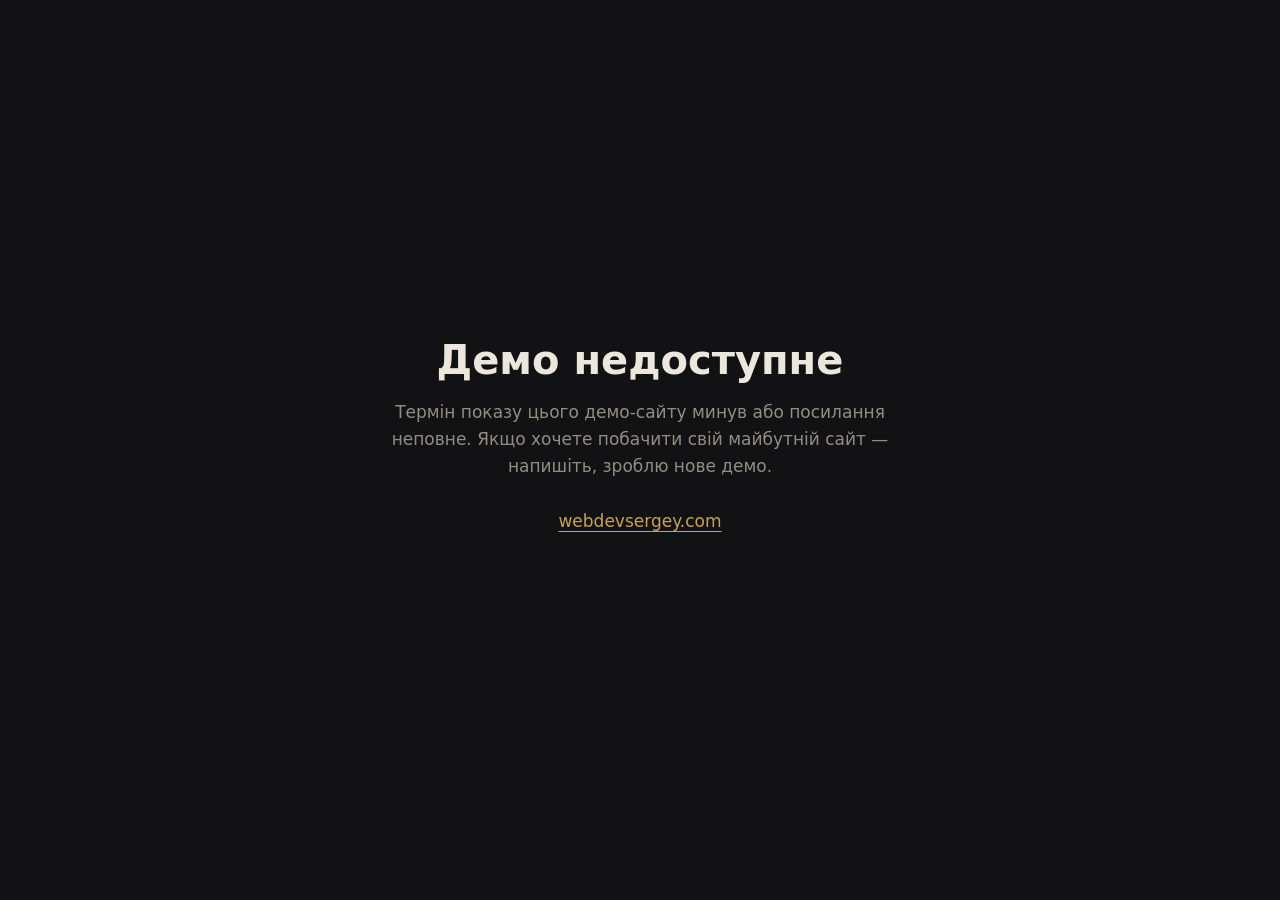
<file: index.html>
<!DOCTYPE html>
<html lang="uk">
<head>
	<meta charset="UTF-8">
	<meta name="viewport" content="width=device-width, initial-scale=1.0">
	<meta name="robots" content="noindex, nofollow">
	<title>Демо недоступне</title>
	<style>
		:root {
			--stub-bg: #121214;
			--stub-fg: #ece7dd;
			--stub-muted: #928d84;
			--stub-accent: #c6a15b;
		}

		*,
		*::before,
		*::after {
			box-sizing: border-box;
		}

		body {
			min-width: 320px;
			min-height: 100svh;
			margin: 0;
			display: grid;
			place-items: center;
			padding: 24px 16px;
			font-family: system-ui, 'Segoe UI', Arial, sans-serif;
			color: var(--stub-fg);
			background-color: var(--stub-bg);
		}

		.stub {
			max-width: 520px;
			text-align: center;
		}

		.stub__title {
			margin: 0 0 16px;
			font-size: clamp(28px, 22px + 2vw, 40px);
			line-height: 1.15;
		}

		.stub__text {
			margin: 0 0 28px;
			font-size: 17px;
			line-height: 1.6;
			color: var(--stub-muted);
		}

		.stub__link {
			color: var(--stub-accent);
			text-underline-offset: 4px;
		}
	</style>
</head>
<body>
	<main class="stub">
		<h1 class="stub__title">Демо недоступне</h1>
		<p class="stub__text">Термін показу цього демо-сайту минув або посилання неповне. Якщо хочете побачити свій майбутній сайт — напишіть, зроблю нове демо.</p>
		<p class="stub__text"><a class="stub__link" href="https://webdevsergey.com/">webdevsergey.com</a></p>
	</main>
</body>
</html>
</file>
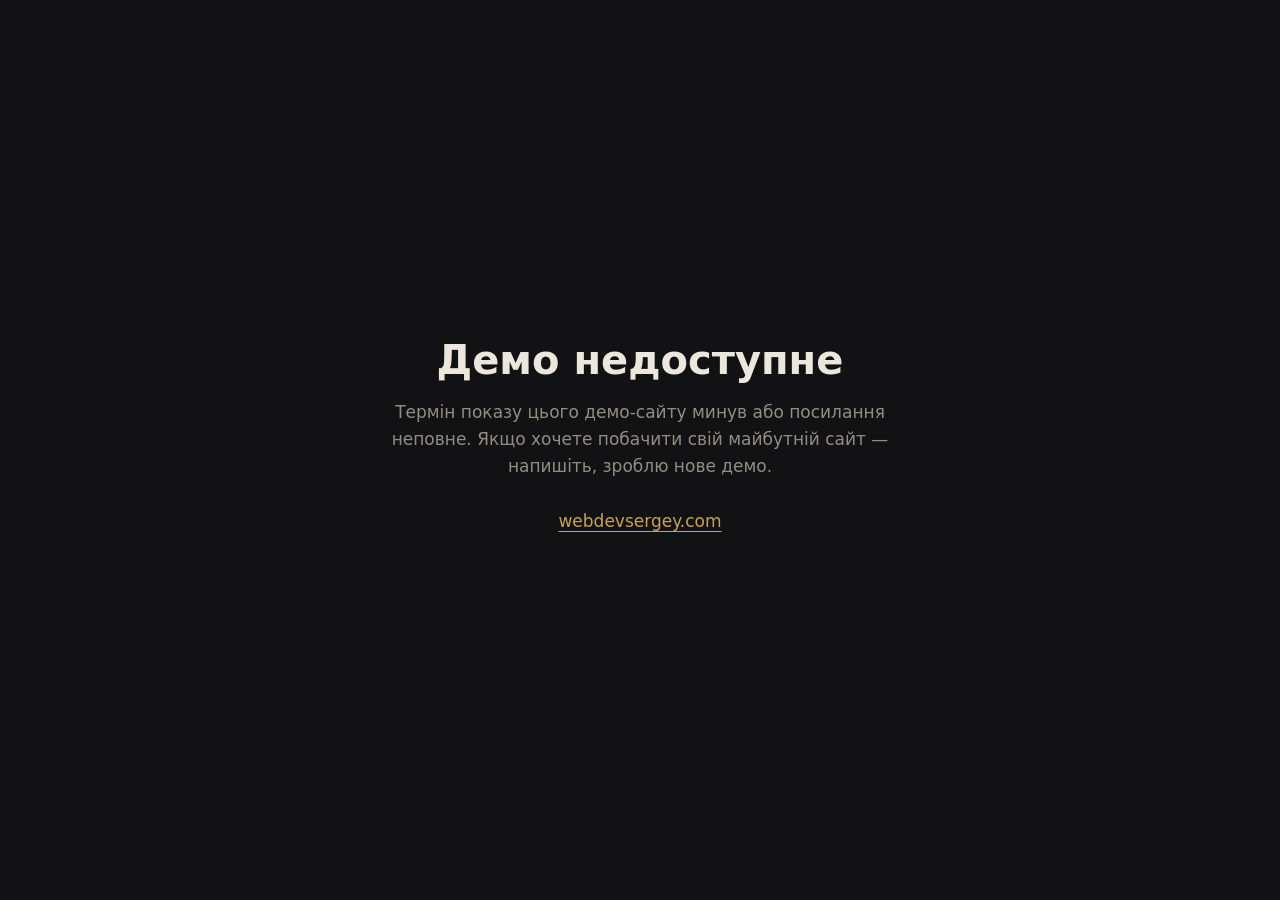
<file: advokaty-gribovod/index.html>
<!DOCTYPE html>
<html lang="uk">
<head>
	<meta charset="UTF-8">
	<meta name="viewport" content="width=device-width, initial-scale=1.0">
	<meta name="robots" content="noindex, nofollow">
	<title>Демо сайту адвоката</title>
	<meta name="description" content="Демонстрація майбутнього сайту адвоката.">
	<meta name="theme-color" content="#0e0f12">
	<link rel="icon" href="img/favicon.svg" type="image/svg+xml">
	<link rel="preconnect" href="https://fonts.googleapis.com">
	<link rel="preconnect" href="https://fonts.gstatic.com" crossorigin>
	<link href="https://fonts.googleapis.com/css2?family=Bricolage+Grotesque:opsz,wght@12..96,500;12..96,700;12..96,800&family=Manrope:wght@400;500&family=IBM+Plex+Mono:wght@400;500;600&display=swap" rel="stylesheet">
	<link rel="stylesheet" href="../shared/demo.css">
	<link rel="stylesheet" href="css/style.css">
	<script src="../shared/demo.js"></script>
</head>
<body>

	<div class="demo-ribbon" role="note">
		<span class="demo-ribbon__text">Демо для <span data-demo="name"></span></span>
		<span aria-hidden="true">·</span>
		<a class="demo-ribbon__link" href="https://webdevsergey.com/" target="_blank" rel="noopener">webdevsergey.com</a>
	</div>

	<!-- ШАПКА -->
	<header class="header" id="header">
		<div class="header__container">
			<a class="header__brand" href="#top">
				<svg class="header__seal" viewBox="0 0 100 100" fill="none" aria-hidden="true">
					<rect x="6" y="6" width="88" height="88" stroke="#C6A15B" stroke-width="1.4"/>
					<path d="M50 24v46M37 70h26" stroke="#C6A15B" stroke-width="1.6" stroke-linecap="round"/>
					<path d="M33 38h34" stroke="#C6A15B" stroke-width="1.6" stroke-linecap="round"/>
					<path d="M33 38l-4.6 9.2a4.6 4.6 0 0 0 9.2 0z" stroke="#E3CFA0" stroke-width="1.3"/>
					<path d="M67 38l-4.6 9.2a4.6 4.6 0 0 0 9.2 0z" stroke="#E3CFA0" stroke-width="1.3"/>
					<circle cx="50" cy="32" r="2.6" fill="#6E1423" stroke="#C6A15B" stroke-width="1"/>
				</svg>
				<span class="header__brand-text">
					<b class="header__brand-name" data-demo="name_line2"></b>
					<span class="header__brand-sub">Адвокат — <span data-demo="city"></span></span>
				</span>
			</a>
			<nav class="menu" id="menu" aria-label="Меню">
				<a class="menu__link" href="#services">Послуги</a>
				<a class="menu__link" href="#contact">Контакти</a>
				<a class="menu__button button button--solid" href="#contact">Консультація</a>
			</nav>
			<div class="header__actions">
				<a class="header__phone" data-demo="phone_href"><span data-demo="phone"></span></a>
				<a class="button" href="#contact">Консультація</a>
				<button class="burger" id="burger" type="button" aria-label="Меню" aria-controls="menu" aria-expanded="false">
					<span class="burger__line"></span><span class="burger__line"></span><span class="burger__line"></span>
				</button>
			</div>
		</div>
	</header>
	<div class="backdrop" id="backdrop"></div>

	<main>

		<!-- ПЕРШИЙ ЕКРАН -->
		<section class="hero" id="top">
			<div class="hero__rail" data-demo-if="address"><span data-demo="address"></span></div>
			<div class="hero__container hero__grid">
				<div class="hero__main">
					<span class="eyebrow">Адвокат · <span data-demo="city"></span></span>
					<h1 class="hero__title" data-demo-long="hero__title">
						<span class="hero__title-line" data-demo="name_line1"></span>
						<span class="hero__title-line hero__title-line--accent" data-demo="name_line2"></span>
						<span class="hero__title-tag" data-demo="city"></span>
					</h1>
					<p class="hero__question" data-demo="slogan"></p>
					<p class="hero__sub" data-demo="lead"></p>
					<div class="hero__actions">
						<a href="#contact" class="button button--solid">Залишити заявку</a>
						<a data-demo="phone_href" class="button">Зателефонувати</a>
					</div>
				</div>
				<div class="hero__media">
					<div class="hero__frame">
						<div class="hero__photo demo-photo">
							<svg class="demo-photo__icon" viewBox="0 0 48 48" aria-hidden="true"><path d="M6 15h9l3-5h12l3 5h9v23H6z"/><circle cx="24" cy="26" r="8"/></svg>
							<span class="demo-photo__text">Тут буде ваше фото</span>
						</div>
						<div class="hero__badge" data-demo-if="rating">
							<b class="hero__badge-value" data-demo="rating"></b>
							<span class="hero__badge-text">з 5 · <span class="demo-source" translate="no">Google Maps</span></span>
						</div>
					</div>
				</div>
			</div>
			<div class="hero__container">
				<div class="hero__stats">
					<div class="hero__stat" data-demo-if="rating">
						<div class="hero__stat-value" data-demo="rating"></div>
						<div class="hero__stat-label">рейтинг у <span class="demo-source" translate="no">Google Maps</span></div>
					</div>
					<div class="hero__stat" data-demo-if="reviews">
						<div class="hero__stat-value" data-demo="reviews"></div>
						<div class="hero__stat-label">відгуків клієнтів</div>
					</div>
					<div class="hero__stat">
						<div class="hero__stat-value" data-demo="city"></div>
						<div class="hero__stat-label">місто роботи</div>
					</div>
					<div class="hero__stat" data-demo-if="hours">
						<div class="hero__stat-value hero__stat-value--small" data-demo="hours"></div>
						<div class="hero__stat-label">графік</div>
					</div>
				</div>
			</div>
		</section>

		<!-- ПОСЛУГИ -->
		<section class="section services" id="services">
			<div class="services__container">
				<div class="section-head reveal">
					<div class="section-head__ghost" aria-hidden="true">01</div>
					<span class="section-head__tab"><b class="section-head__tab-num">01</b> Напрями роботи</span>
					<h2 class="section-head__title">Юридичні <em class="section-head__accent">послуги</em></h2>
					<p class="section-head__lead">Напрями правової допомоги. Натисніть на рядок — і залиште заявку саме з цього питання.</p>
				</div>
				<ul class="services__list reveal" data-demo-list="services">
					<li class="services__item">
						<a class="services__link" href="#contact" data-service>
							<span class="services__index" data-demo-index></span>
							<h3 class="services__title" data-demo-item></h3>
							<span class="services__arrow" aria-hidden="true"><svg viewBox="0 0 24 24" fill="none" stroke="currentColor" stroke-width="1.6"><path d="M5 12h14M13 6l6 6-6 6"/></svg></span>
						</a>
					</li>
				</ul>
			</div>
		</section>

		<!-- КОНТАКТИ -->
		<section class="section contact" id="contact">
			<div class="contact__container">
				<div class="section-head reveal">
					<div class="section-head__ghost" aria-hidden="true">02</div>
					<span class="section-head__tab"><b class="section-head__tab-num">02</b> Залиште заявку</span>
					<h2 class="section-head__title">Зв'язатися <em class="section-head__accent">з адвокатом</em></h2>
				</div>
				<div class="contact__grid">
					<div class="reveal">
						<div class="contact__block">
							<h3 class="contact__label">Телефон</h3>
							<a class="contact__phone" data-demo="phone_href"><span data-demo="phone"></span></a>
						</div>
						<div class="contact__block" data-demo-if="address">
							<h3 class="contact__label">Адреса</h3>
							<p class="contact__text" data-demo="address"></p>
						</div>
						<div class="contact__block" data-demo-if="hours">
							<h3 class="contact__label">Графік</h3>
							<p class="contact__text" data-demo="hours"></p>
						</div>
						<div class="contact__block" data-demo-if="rating">
							<h3 class="contact__label">Оцінка клієнтів</h3>
							<p class="contact__text"><span data-demo="rating"></span> з 5<span data-demo-if="reviews"> · <span data-demo="reviews"></span> відгуків</span> · <span class="demo-source" translate="no">Google Maps</span></p>
						</div>
					</div>

					<div class="form-card reveal reveal--d1" id="leadCard">
						<form class="form-card__fields" id="leadForm" novalidate>
							<h3 class="form-card__title">Заявка на консультацію</h3>
							<p class="form-card__sub">Залиште ім'я та номер — передзвоню в робочий час, коротко з'ясую суть питання і скажу, чи потрібна зустріч.</p>
							<div class="field">
								<label class="field__label" for="f-name">Ваше ім'я</label>
								<input class="field__input" id="f-name" name="name" type="text" placeholder="Ім'я" autocomplete="name" required>
							</div>
							<div class="field">
								<label class="field__label" for="f-phone">Телефон</label>
								<input class="field__input" id="f-phone" name="phone" type="tel" placeholder="+38 0__ ___ __ __" autocomplete="tel" required>
							</div>
							<div class="field">
								<label class="field__label" for="f-service">Питання</label>
								<select class="field__input field__input--select" id="f-service" name="service" data-demo-list="services">
									<option data-demo-item></option>
									<option value="">Оберіть напрям</option>
								</select>
							</div>
							<div class="field">
								<label class="field__label" for="f-msg">Коротко про ситуацію</label>
								<textarea class="field__input field__input--area" id="f-msg" name="message" placeholder="Кілька слів"></textarea>
							</div>
							<button class="button button--solid form-card__submit" type="submit">Надіслати заявку</button>
							<p class="form-card__hint">Демонстрація: дані з форми нікуди не надсилаються</p>
						</form>
						<div class="form-card__state" role="status">
							<div class="form-card__ok"><svg viewBox="0 0 24 24" fill="none" stroke="currentColor" stroke-width="1.6" aria-hidden="true"><path d="M5 13l4 4L19 7"/></svg></div>
							<h4 class="form-card__state-title">Так заявка прийде вам у Telegram</h4>
							<p class="form-card__state-text">Ім'я, телефон і питання клієнта — одним повідомленням за кілька секунд. Це демо, тому зараз нічого не надіслано.</p>
						</div>
					</div>
				</div>
			</div>
		</section>

		<!-- ТИЗЕР ПОВНОЇ ВЕРСІЇ -->
		<section class="demo-teaser" aria-labelledby="demo-teaser-title">
			<div class="demo-teaser__container">
				<p class="demo-teaser__label">Демо-версія</p>
				<h2 class="demo-teaser__title" id="demo-teaser-title">Це демо</h2>
				<p class="demo-teaser__lead">У повній версії сайту:</p>
				<ul class="demo-teaser__list">
					<li class="demo-teaser__item">Про адвоката</li>
					<li class="demo-teaser__item">Як я працюю</li>
					<li class="demo-teaser__item">Документи адвоката</li>
					<li class="demo-teaser__item">Ціни та умови</li>
					<li class="demo-teaser__item">Відгуки</li>
					<li class="demo-teaser__item">Питання та відповіді</li>
					<li class="demo-teaser__item">Карта проїзду</li>
				</ul>
				<div class="demo-teaser__previews" aria-hidden="true">
					<figure class="demo-teaser__preview"><img class="demo-teaser__img" src="img/teaser-1.webp" alt="" width="480" height="360" loading="lazy"></figure>
					<figure class="demo-teaser__preview"><img class="demo-teaser__img" src="img/teaser-2.webp" alt="" width="480" height="360" loading="lazy"></figure>
					<figure class="demo-teaser__preview"><img class="demo-teaser__img" src="img/teaser-3.webp" alt="" width="480" height="360" loading="lazy"></figure>
				</div>
				<a class="demo-teaser__button" href="https://t.me/web_dev_shock" target="_blank" rel="noopener">Обговорити повну версію</a>
			</div>
		</section>

	</main>

	<!-- ПІДВАЛ -->
	<footer class="footer">
		<div class="footer__container">
			<div class="footer__brand"><span data-demo="name"></span><span class="footer__brand-sub" data-demo="city"></span></div>
			<div class="footer__meta">
				<span>Матеріали сайту мають інформаційний характер і не є правовою консультацією та публічною офертою</span>
				<span>© <span data-year></span> · <span data-demo="name"></span></span>
				<p class="footer__dev">Розробка сайту — <a class="footer__dev-link" href="https://webdevsergey.com/" target="_blank" rel="noopener">webdevsergey.com</a></p>
			</div>
		</div>
	</footer>

	<a class="float-cta" href="#contact" aria-label="Залишити заявку">
		<svg viewBox="0 0 24 24" fill="none" stroke="currentColor" stroke-width="1.6" aria-hidden="true"><path d="M21 15a2 2 0 01-2 2H7l-4 4V5a2 2 0 012-2h14a2 2 0 012 2z"/></svg>
	</a>

	<script src="js/main.js"></script>
</body>
</html>
</file>
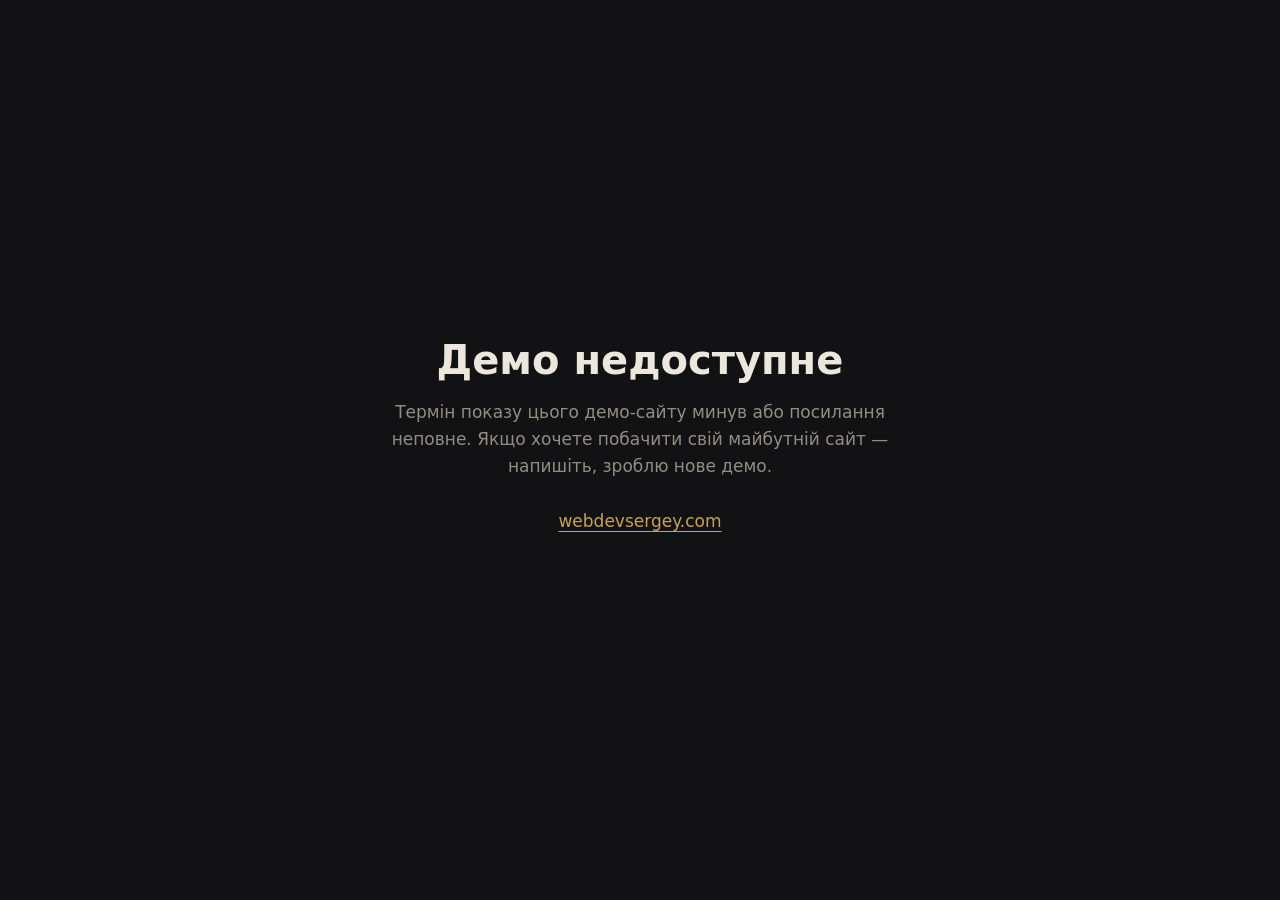
<file: advokaty-rozsekrecheno/index.html>
<!DOCTYPE html>
<html lang="uk">

<head>
	<meta charset="UTF-8">
	<meta name="viewport" content="width=device-width, initial-scale=1.0">
	<meta name="robots" content="noindex, nofollow">
	<title>Демо сайту адвокатів</title>
	<meta name="description" content="Демонстрація майбутнього сайту адвокатського об'єднання.">
	<meta name="theme-color" content="#0D0D0F">
	<link rel="icon" href="img/favicon.svg" type="image/svg+xml">

	<link rel="preconnect" href="https://fonts.googleapis.com">
	<link rel="preconnect" href="https://fonts.gstatic.com" crossorigin>
	<link
		href="https://fonts.googleapis.com/css2?family=Playfair+Display:ital,wght@0,400;0,700;1,400&family=Manrope:wght@400;500;600&family=JetBrains+Mono:wght@400;500&display=swap"
		rel="stylesheet">

	<link rel="stylesheet" href="../shared/demo.css">
	<link rel="stylesheet" href="css/reset.css">
	<link rel="stylesheet" href="css/style.css">
	<script src="../shared/demo.js"></script>

	<!-- Стартовые состояния анимаций живут в CSS под классом js-anim.
	     Страховка: если через 5с анимации не поднялись, показываем всё принудительно. -->
	<script>
		(function () {
			var html = document.documentElement;
			if (window.matchMedia('(prefers-reduced-motion: reduce)').matches) return;
			html.classList.add('js-anim');
			window.animFallbackTimer = setTimeout(function () {
				html.classList.remove('js-anim');
			}, 5000);
		})();
	</script>
</head>

<body>

	<div class="demo-ribbon" role="note">
		<span class="demo-ribbon__text">Демо для <span data-demo="name"></span></span>
		<span aria-hidden="true">·</span>
		<a class="demo-ribbon__link" href="https://webdevsergey.com/" target="_blank" rel="noopener">webdevsergey.com</a>
	</div>

	<!-- Зерно бумаги поверх всей страницы -->
	<svg class="grain" aria-hidden="true" focusable="false">
		<filter id="grain-filter">
			<feTurbulence type="fractalNoise" baseFrequency="0.85" numOctaves="3" stitchTiles="stitch" />
			<feColorMatrix type="saturate" values="0" />
		</filter>
		<rect width="100%" height="100%" filter="url(#grain-filter)" />
	</svg>

	<div class="wrapper">

		<!-- ================= ШАПКА ================= -->
		<header class="header" data-header-scroll="60" data-lp>
			<div class="header__container">
				<a class="header__logo logo" href="#hero" data-goto="#hero" aria-label="На початок сторінки">
					<span class="logo__mark" aria-hidden="true">
						<span class="logo__mark-letters">§</span>
					</span>
					<span class="logo__text">
						<span class="logo__name"><span data-demo="name_line1"></span><br><span data-demo="name_line2"></span></span>
						<span class="logo__sub" data-demo="city"></span>
					</span>
				</a>

				<nav class="header__nav nav" aria-label="Основна навігація">
					<ul class="nav__list">
						<li class="nav__item"><a class="nav__link" href="#practice" data-goto="#practice"
								data-goto-header>Картотека</a></li>
						<li class="nav__item"><a class="nav__link" href="#contacts" data-goto="#contacts"
								data-goto-header>Контакти</a></li>
					</ul>
				</nav>

				<div class="header__actions">
					<a class="header__phone" data-demo="phone_href"><span data-demo="phone"></span></a>
					<a class="header__button button button--seal" href="#contacts" data-goto="#contacts" data-goto-header>
						<span>Зв'язатися</span>
					</a>
				</div>

				<button class="header__burger burger" type="button" data-menu aria-label="Відкрити меню"
					aria-controls="mobile-menu">
					<span class="burger__line"></span>
					<span class="burger__line"></span>
				</button>
			</div>
		</header>

		<!-- Мобильное меню -->
		<div class="mobile-menu" id="mobile-menu">
			<div class="mobile-menu__inner">
				<span class="mobile-menu__label">Опис справи</span>
				<ul class="mobile-menu__list">
					<li><a class="mobile-menu__link" href="#practice" data-goto="#practice"
							data-goto-header><i>01</i>Картотека</a></li>
					<li><a class="mobile-menu__link" href="#contacts" data-goto="#contacts"
							data-goto-header><i>02</i>Контакти</a></li>
				</ul>
				<a class="mobile-menu__phone" data-demo="phone_href"><span data-demo="phone"></span></a>
			</div>
		</div>

		<main class="page">

			<!-- ================= ПЕРВЫЙ ЭКРАН ================= -->
			<section class="hero" id="hero">
				<!-- Видео-подложка: одна на все демо; на мобильных не грузится вовсе (см. CSS) -->
				<div class="hero__media" aria-hidden="true">
					<video class="hero__video" src="../shared/video/hero.mp4" autoplay muted loop playsinline
						preload="metadata"></video>
				</div>

				<div class="hero__container">

					<div class="hero__meta">
						<span class="hero__meta-item">Справа № демо</span>
						<span class="hero__meta-sep" aria-hidden="true"></span>
						<span class="hero__meta-item">Том I · аркуш 1</span>
						<span class="hero__meta-sep" aria-hidden="true"></span>
						<span class="hero__meta-item" data-demo="city"></span>
					</div>

					<!-- Название лида: вторая строка «рассекречивается» при загрузке -->
					<h1 class="hero__title" data-demo-long="hero__title">
						<span class="hero__line" data-demo="name_line1"></span>
						<span class="hero__line"><span class="redact" data-demo="name_line2"></span></span>
					</h1>

					<div class="hero__bottom">
						<div class="hero__text">
							<p class="hero__slogan" data-demo="slogan"></p>
							<p class="hero__lead" data-demo="lead"></p>
						</div>
						<div class="hero__actions">
							<a class="button button--seal button--big" href="#contacts" data-goto="#contacts" data-goto-header>
								<span>Обговорити ситуацію</span>
							</a>
							<a class="button button--ghost button--big" href="#practice" data-goto="#practice"
								data-goto-header>
								<span>Відкрити картотеку</span>
							</a>
						</div>
					</div>

					<!-- Круглый штамп -->
					<div class="hero__stamp stamp" aria-hidden="true">
						<svg class="stamp__svg" viewBox="0 0 200 200">
							<defs>
								<path id="stamp-circle" d="M100,100 m-74,0 a74,74 0 1,1 148,0 a74,74 0 1,1 -148,0" />
							</defs>
							<circle class="stamp__ring" cx="100" cy="100" r="92" />
							<circle class="stamp__ring stamp__ring--inner" cx="100" cy="100" r="60" />
							<text class="stamp__text">
								<textPath href="#stamp-circle" startOffset="0%">
									СУВОРО КОНФІДЕНЦІЙНО · ADVOCATUS TACET ·
								</textPath>
							</text>
							<text class="stamp__core" x="100" y="94">АДВ.</text>
							<text class="stamp__core stamp__core--small" x="100" y="118">ТАЄМНИЦЯ</text>
						</svg>
					</div>

					<a class="hero__scroll" href="#practice" data-goto="#practice" data-goto-header>
						<span class="hero__scroll-text">Гортати справу</span>
						<span class="hero__scroll-line" aria-hidden="true"></span>
					</a>
				</div>
			</section>

			<!-- ================= КАРТОТЕКА ================= -->
			<section class="practice section" id="practice">
				<div class="practice__container">

					<div class="section__head">
						<span class="section__num">01</span>
						<h2 class="section__title js-split">Картотека</h2>
						<p class="section__note js-fade">
							Напрями, за якими можна звернутися. Відкрийте теку — і бланк звернення одразу
							заповниться цим напрямом.
						</p>
					</div>

					<ul class="practice__list" data-demo-list="services">
						<li class="practice__item folder js-fade">
							<a class="folder__button" href="#contacts" data-goto="#contacts" data-goto-header data-service>
								<span class="folder__tab" aria-hidden="true"></span>
								<span class="folder__index" data-demo-index></span>
								<span class="folder__body">
									<span class="folder__title" data-demo-item></span>
								</span>
								<span class="folder__more">Звернутися</span>
							</a>
						</li>
					</ul>
				</div>
			</section>

			<!-- ================= КОНТАКТЫ ================= -->
			<section class="contacts section" id="contacts">
				<div class="contacts__container">
					<div class="section__head">
						<span class="section__num">02</span>
						<h2 class="section__title js-split">Звернення</h2>
						<p class="section__note js-fade">Заповніть бланк або зателефонуйте.</p>
					</div>

					<div class="contacts__body">

						<form class="contacts__form form" data-form="dev">
							<div class="form__head">
								<span class="form__label">Бланк звернення</span>
								<span class="form__code">Ф-1 / КОНФ.</span>
							</div>

							<div class="form__row">
								<label class="form__field field">
									<span class="field__label">Як до вас звертатися</span>
									<input class="field__input" type="text" name="form[name]" placeholder="Ім'я"
										autocomplete="name" required data-form-validatenow
										data-form-errtext="Вкажіть, як до вас звертатися">
								</label>
								<label class="form__field field">
									<span class="field__label">Телефон для зв'язку</span>
									<input class="field__input" type="tel" name="form[phone]"
										placeholder="+380 __ ___ __ __" autocomplete="tel" inputmode="tel"
										required data-form-validatenow data-form-errtext="Введіть номер телефону">
								</label>
							</div>

							<label class="form__field field">
								<span class="field__label">Напрям</span>
								<select class="field__input field__input--select" name="form[direction]" data-demo-list="services">
									<option data-demo-item></option>
									<option value="">Оберіть напрям</option>
								</select>
							</label>

							<label class="form__field field">
								<span class="field__label">Що сталося</span>
								<textarea class="field__input field__input--area" name="form[message]" rows="4"
									data-input-autoheight data-input-autoheight-min="90" data-input-autoheight-max="260"
									placeholder="Коротко, без подробиць — їх обговоримо особисто"></textarea>
							</label>

							<label class="form__agree agree">
								<input class="agree__input" type="checkbox" name="form[agree]" required
									data-form-errtext="Потрібна згода на обробку даних" checked>
								<span class="agree__box" aria-hidden="true"></span>
								<span class="agree__text">Погоджуюся на обробку персональних даних.</span>
							</label>

							<button class="form__submit button button--seal button--big" type="submit">
								<span>Надіслати звернення</span>
							</button>

							<div class="form__done" data-form-done>
								<span class="form__done-stamp">Прийнято</span>
								<p class="form__done-text"><b>Так заявка прийде вам у Telegram.</b> Ім'я, телефон
									і напрям — одним повідомленням. Це демо, тому зараз нічого не надіслано.</p>
							</div>
						</form>

						<aside class="contacts__side">
							<div class="contacts__card js-fade">
								<span class="contacts__card-label">Телефон</span>
								<a class="contacts__card-value" data-demo="phone_href"><span data-demo="phone"></span></a>
								<p class="contacts__card-note" data-demo-if="hours" data-demo="hours"></p>
							</div>

							<ul class="contacts__info">
								<li class="contacts__info-item js-fade" data-demo-if="address">
									<span class="contacts__info-label">Офіс</span>
									<span class="contacts__info-value" data-demo="address"></span>
								</li>
								<li class="contacts__info-item js-fade">
									<span class="contacts__info-label">Місто</span>
									<span class="contacts__info-value" data-demo="city"></span>
								</li>
								<li class="contacts__info-item js-fade" data-demo-if="rating">
									<span class="contacts__info-label">Оцінка клієнтів</span>
									<span class="contacts__info-value"><span data-demo="rating"></span> з 5<span data-demo-if="reviews"> · <span data-demo="reviews"></span> відгуків</span><br><span class="demo-source" translate="no">Google Maps</span></span>
								</li>
							</ul>
						</aside>
					</div>
				</div>
			</section>

			<!-- ================= ТИЗЕР ПОЛНОЙ ВЕРСИИ ================= -->
			<section class="demo-teaser" aria-labelledby="demo-teaser-title">
				<div class="demo-teaser__container">
					<p class="demo-teaser__label">Демо-версія</p>
					<h2 class="demo-teaser__title" id="demo-teaser-title">Це демо</h2>
					<p class="demo-teaser__lead">У повній версії сайту:</p>
					<ul class="demo-teaser__list">
						<li class="demo-teaser__item">Хід справи</li>
						<li class="demo-teaser__item">Склад об'єднання</li>
						<li class="demo-teaser__item">Витяги зі справ</li>
						<li class="demo-teaser__item">Ключові цифри</li>
						<li class="demo-teaser__item">Цитата керівника</li>
						<li class="demo-teaser__item">Детальні картки напрямів</li>
					</ul>
					<div class="demo-teaser__previews" aria-hidden="true">
						<figure class="demo-teaser__preview"><img class="demo-teaser__img" src="img/teaser-1.webp" alt="" width="480" height="360" loading="lazy"></figure>
						<figure class="demo-teaser__preview"><img class="demo-teaser__img" src="img/teaser-2.webp" alt="" width="480" height="360" loading="lazy"></figure>
						<figure class="demo-teaser__preview"><img class="demo-teaser__img" src="img/teaser-3.webp" alt="" width="480" height="360" loading="lazy"></figure>
					</div>
					<a class="demo-teaser__button" href="https://t.me/web_dev_shock" target="_blank" rel="noopener">Обговорити повну версію</a>
				</div>
			</section>

		</main>

		<!-- ================= ПОДВАЛ ================= -->
		<footer class="footer">
			<div class="footer__container">
				<div class="footer__top">
					<a class="footer__logo logo logo--footer" href="#hero" data-goto="#hero">
						<span class="logo__mark" aria-hidden="true"><span class="logo__mark-letters">§</span></span>
						<span class="logo__text">
							<span class="logo__name" data-demo="name"></span>
							<span class="logo__sub" data-demo="city"></span>
						</span>
					</a>
					<p class="footer__slogan" data-demo="slogan"></p>
				</div>

				<div class="footer__bottom">
					<span class="footer__copy">© <span data-year></span> <span data-demo="name"></span></span>
					<span class="footer__legal">Інформація на сайті не є публічною офертою</span>
					<p class="footer__dev">Розробка сайту — <a class="footer__dev-link" href="https://webdevsergey.com/" target="_blank" rel="noopener">webdevsergey.com</a></p>
				</div>
			</div>
		</footer>

	</div>

	<script src="../shared/vendor/gsap-3.15.0.min.js"></script>
	<script src="../shared/vendor/ScrollTrigger-3.15.0.min.js"></script>
	<script src="../shared/vendor/SplitText-3.15.0.min.js"></script>
	<script src="../shared/vendor/lenis-1.3.25.min.js"></script>
	<script src="js/main.js" defer></script>
	<script src="js/anim.js" defer></script>
</body>

</html>
</file>
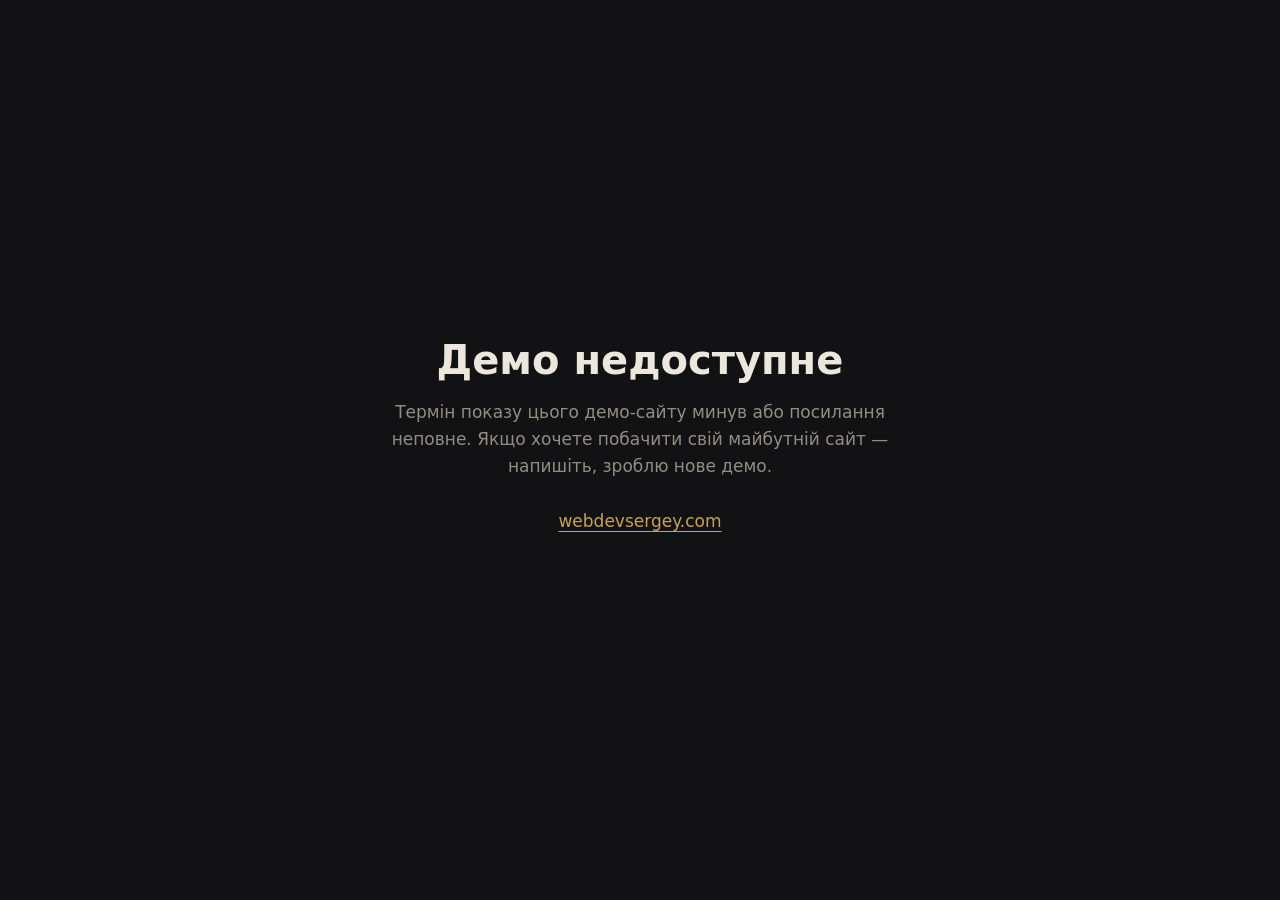
<file: advokaty-wine/index.html>
<!DOCTYPE html>
<html lang="uk">
<head>
	<meta charset="UTF-8">
	<meta name="viewport" content="width=device-width, initial-scale=1.0">
	<meta name="robots" content="noindex, nofollow">
	<title>Демо сайту адвоката</title>
	<meta name="description" content="Демонстрація майбутнього сайту адвоката.">
	<meta name="theme-color" content="#6e2231">
	<link rel="icon" href="img/favicon.svg" type="image/svg+xml">
	<link rel="preload" href="fonts/oswald-700.woff2" as="font" type="font/woff2" crossorigin>
	<link rel="preload" href="fonts/caveat-600.woff2" as="font" type="font/woff2" crossorigin>
	<link rel="preload" href="fonts/manrope-400.woff2" as="font" type="font/woff2" crossorigin>
	<link rel="stylesheet" href="../shared/demo.css">
	<link rel="stylesheet" href="css/reset.css">
	<link rel="stylesheet" href="css/style.css">
	<script src="../shared/demo.js"></script>
</head>
<body>

	<div class="demo-ribbon" role="note">
		<span class="demo-ribbon__text">Демо для <span data-demo="name"></span></span>
		<span aria-hidden="true">·</span>
		<a class="demo-ribbon__link" href="https://webdevsergey.com/" target="_blank" rel="noopener">webdevsergey.com</a>
	</div>

	<header class="header" data-lp>
		<div class="header__container">
			<a href="#top" class="header__logo" aria-label="На початок сторінки">
				<svg class="header__logo-mark" viewBox="0 0 120 120" aria-hidden="true">
					<path d="M14 34 H106"/>
					<path d="M24 34 L14 56 M24 34 L34 56"/>
					<path d="M10 56 Q24 74 38 56"/>
					<path d="M96 34 L86 56 M96 34 L106 56"/>
					<path d="M82 56 Q96 74 110 56"/>
					<path d="M60 20 V92"/>
					<circle cx="60" cy="15" r="4"/>
					<path d="M42 97 H78"/>
				</svg>
				<span class="header__logo-text">
					<span class="header__logo-name" data-demo="name"></span>
					<span class="header__logo-role">Адвокат</span>
				</span>
			</a>
			<div class="header__menu menu">
				<button type="button" data-menu class="menu__icon icon-menu" aria-label="Відкрити меню" aria-expanded="false"><span></span></button>
				<nav class="menu__body" aria-label="Головне меню">
					<ul class="menu__list">
						<li class="menu__item"><a href="#top" class="menu__link menu__link--active">Головна</a></li>
						<li class="menu__item"><a href="#services" class="menu__link">Послуги</a></li>
						<li class="menu__item"><a href="#cta" class="menu__link">Контакти</a></li>
					</ul>
					<div class="menu__extra">
						<a data-demo="phone_href" class="menu__extra-phone"><span data-demo="phone"></span></a>
						<a href="#cta" class="btn btn--solid">Залишити заявку</a>
					</div>
				</nav>
			</div>
			<div class="header__actions">
				<a data-demo="phone_href" class="header__phone"><span data-demo="phone"></span></a>
				<a href="#cta" class="btn btn--ghost header__btn">Залишити заявку</a>
			</div>
		</div>
	</header>

	<div class="wrapper">
		<main class="page" id="top">

			<!-- ===== Первый экран ===== -->
			<section class="hero">
				<!-- Повторы-текстуры на фоне -->
				<div class="words hero__words" aria-hidden="true">
					<div class="words__row words__row--outline">Захист · Адвокат · Захист · Адвокат · Захист · Адвокат</div>
					<div class="words__row" data-demo="name_line2" data-demo-repeat="4"></div>
					<div class="words__row words__row--outline" data-demo="city" data-demo-repeat="5" data-demo-sep=" · "></div>
				</div>
				<div class="hero__container">
					<div class="hero__content">
						<p class="hero__label label" data-reveal>Адвокат · <span data-demo="city"></span></p>
						<h1 class="hero__title" data-demo-long="hero__title" data-reveal>
							<span data-demo="name_line1"></span>
							<span class="hero__title-last" data-demo="name_line2"></span>
						</h1>
						<p class="hero__script" data-demo="slogan" data-reveal></p>
						<p class="hero__slogan" data-demo="lead" data-reveal></p>
						<div class="hero__actions" data-reveal>
							<a href="#cta" class="btn btn--solid">Отримати консультацію</a>
							<a data-demo="phone_href" class="btn btn--ghost">Зателефонувати</a>
						</div>
						<ul class="hero__facts" data-demo-if="rating" data-reveal>
							<li class="hero__fact">
								<span class="hero__fact-value"><span data-demo="rating"></span><span>★</span></span>
								<span class="hero__fact-text">рейтинг у <span class="demo-source" translate="no">Google Maps</span></span>
							</li>
							<li class="hero__fact" data-demo-if="reviews">
								<span class="hero__fact-value" data-demo="reviews"></span>
								<span class="hero__fact-text">відгуків у <span class="demo-source" translate="no">Google Maps</span></span>
							</li>
						</ul>
					</div>
					<div class="hero__visual">
						<div class="hero__photo demo-photo">
							<svg class="demo-photo__icon" viewBox="0 0 48 48" aria-hidden="true"><path d="M6 15h9l3-5h12l3 5h9v23H6z"/><circle cx="24" cy="26" r="8"/></svg>
							<span class="demo-photo__text">Тут буде ваше фото</span>
						</div>
						<span class="hero__stamp" aria-hidden="true">адвокат <span data-demo="name_line1"></span></span>
					</div>
				</div>
			</section>

			<!-- ===== Послуги ===== -->
			<section class="section services" id="services" aria-labelledby="services-title">
				<div class="services__container">
					<div class="section__head section__head--row">
						<div>
							<p class="label" data-reveal>Послуги</p>
							<h2 class="title title--h2" id="services-title">Сфери права, <em>в яких працюю</em></h2>
						</div>
						<p class="services__intro" data-reveal>Оберіть напрям — і одразу залиште заявку щодо свого питання.</p>
					</div>
					<ul class="services__list" data-demo-list="services">
						<li class="services__item" data-reveal>
							<a href="#cta" class="services__row" data-service>
								<span class="services__num" data-demo-index></span>
								<span class="services__name" data-demo-item></span>
								<span class="services__go" aria-hidden="true"><svg viewBox="0 0 22 10"><path d="M1 5h20M16 1l5 4-5 4"/></svg></span>
							</a>
						</li>
					</ul>
				</div>
			</section>

			<!-- ===== CTA с формой ===== -->
			<section class="section cta" id="cta" aria-labelledby="cta-title">
				<div class="words" aria-hidden="true">
					<div class="words__row words__row--outline">Консультація · Захист · Консультація · Захист · Консультація</div>
				</div>
				<div class="cta__container">
					<div>
						<p class="cta__label label label--cream" data-reveal>Консультація</p>
						<h2 class="title title--h2 cta__title" id="cta-title">Потрібна правова допомога? <em>давайте знайомитись</em></h2>
						<p class="cta__text" data-reveal>Залиште ім'я та телефон — передзвоню, коротко з'ясую суть питання і скажу, з чого почати.</p>
						<a data-demo="phone_href" class="cta__phone" data-reveal>
							<span class="circled circled--cream"><span data-demo="phone"></span><svg viewBox="0 0 200 60" preserveAspectRatio="none" aria-hidden="true"><path d="M9 31 C 7 12, 58 4, 101 5 C 154 6, 194 13, 193 31 C 192 50, 141 57, 96 55 C 49 53, 8 47, 10 29" data-ellipse/></svg></span>
						</a>
						<p class="cta__hours" data-demo-if="hours" data-reveal data-demo="hours"></p>
						<p class="cta__hours" data-demo-if="address" data-reveal data-demo="address"></p>
					</div>
					<div class="cta__form" data-reveal>
						<div data-form-wrap>
							<form class="form" data-form>
								<p class="cta__form-title">Заявка на консультацію</p>
								<div class="form__field">
									<label class="form__label" for="cta-name">Ім'я *</label>
									<input class="form__input" type="text" id="cta-name" name="name" data-required autocomplete="name">
									<span class="form__error">Вкажіть ім'я</span>
								</div>
								<div class="form__field">
									<label class="form__label" for="cta-phone">Телефон *</label>
									<input class="form__input" type="tel" id="cta-phone" name="phone" data-required="phone" autocomplete="tel" placeholder="+38 (0__) ___-__-__">
									<span class="form__error">Вкажіть коректний номер телефону</span>
								</div>
								<div class="form__field">
									<label class="form__label" for="cta-service">Питання</label>
									<select class="form__select" id="cta-service" name="service" data-demo-list="services">
										<option data-demo-item></option>
										<option value="">Оберіть напрям</option>
									</select>
								</div>
								<button type="submit" class="btn btn--solid form__submit">Надіслати</button>
								<p class="form__note">Демонстрація: дані з форми нікуди не надсилаються.</p>
							</form>
							<div class="form__success" data-form-success hidden>
								<p class="form__success-title">Так заявка прийде вам у Telegram</p>
								<p>Ім'я, телефон і питання клієнта — одним повідомленням за кілька секунд. Це демо, тому зараз нічого не надіслано.</p>
							</div>
						</div>
					</div>
				</div>
			</section>

			<!-- ===== Тизер полной версии ===== -->
			<section class="demo-teaser" aria-labelledby="demo-teaser-title">
				<div class="demo-teaser__container">
					<p class="demo-teaser__label">Демо-версія</p>
					<h2 class="demo-teaser__title" id="demo-teaser-title">Це демо</h2>
					<p class="demo-teaser__lead">У повній версії сайту:</p>
					<ul class="demo-teaser__list">
						<li class="demo-teaser__item">Як я працюю</li>
						<li class="demo-teaser__item">Про адвоката</li>
						<li class="demo-teaser__item">Переваги</li>
						<li class="demo-teaser__item">Результати справ</li>
						<li class="demo-teaser__item">Новини та блог</li>
						<li class="demo-teaser__item">Питання та відповіді</li>
						<li class="demo-teaser__item">Сторінки послуг, цін і контактів</li>
					</ul>
					<div class="demo-teaser__previews" aria-hidden="true">
						<figure class="demo-teaser__preview"><img class="demo-teaser__img" src="img/teaser-1.webp" alt="" width="480" height="360" loading="lazy"></figure>
						<figure class="demo-teaser__preview"><img class="demo-teaser__img" src="img/teaser-2.webp" alt="" width="480" height="360" loading="lazy"></figure>
						<figure class="demo-teaser__preview"><img class="demo-teaser__img" src="img/teaser-3.webp" alt="" width="480" height="360" loading="lazy"></figure>
					</div>
					<a class="demo-teaser__button" href="https://t.me/web_dev_shock" target="_blank" rel="noopener">Обговорити повну версію</a>
				</div>
			</section>

		</main>

		<footer class="footer">
			<div class="footer__container">
				<div class="footer__main">
					<div class="footer__col">
						<div class="footer__logo">
							<span class="footer__logo-text">
								<span class="footer__logo-name" data-demo="name"></span>
								<span class="footer__logo-role">Адвокат · <span data-demo="city"></span></span>
							</span>
						</div>
						<p class="footer__slogan" data-demo="lead"></p>
					</div>
					<div class="footer__col">
						<p class="footer__title">Контакти</p>
						<address class="footer__contacts">
							<a data-demo="phone_href"><span data-demo="phone"></span></a>
							<p data-demo-if="address" data-demo="address"></p>
							<p data-demo-if="hours" data-demo="hours"></p>
						</address>
					</div>
				</div>
				<div class="footer__bottom">
					<p>© <span data-year>2026</span> <span data-demo="name"></span></p>
					<p class="footer__dev">Розробка сайту — <a class="footer__dev-link" href="https://webdevsergey.com/" target="_blank" rel="noopener">webdevsergey.com</a></p>
				</div>
			</div>
		</footer>
	</div>

	<!-- Нижняя панель связи (планшет и телефон) -->
	<div class="mobile-bar" data-lp>
		<a data-demo="phone_href" class="btn btn--solid">Зателефонувати</a>
		<a href="#cta" class="btn btn--ghost">Заявка</a>
	</div>

	<script src="js/app.js"></script>
</body>
</html>
</file>
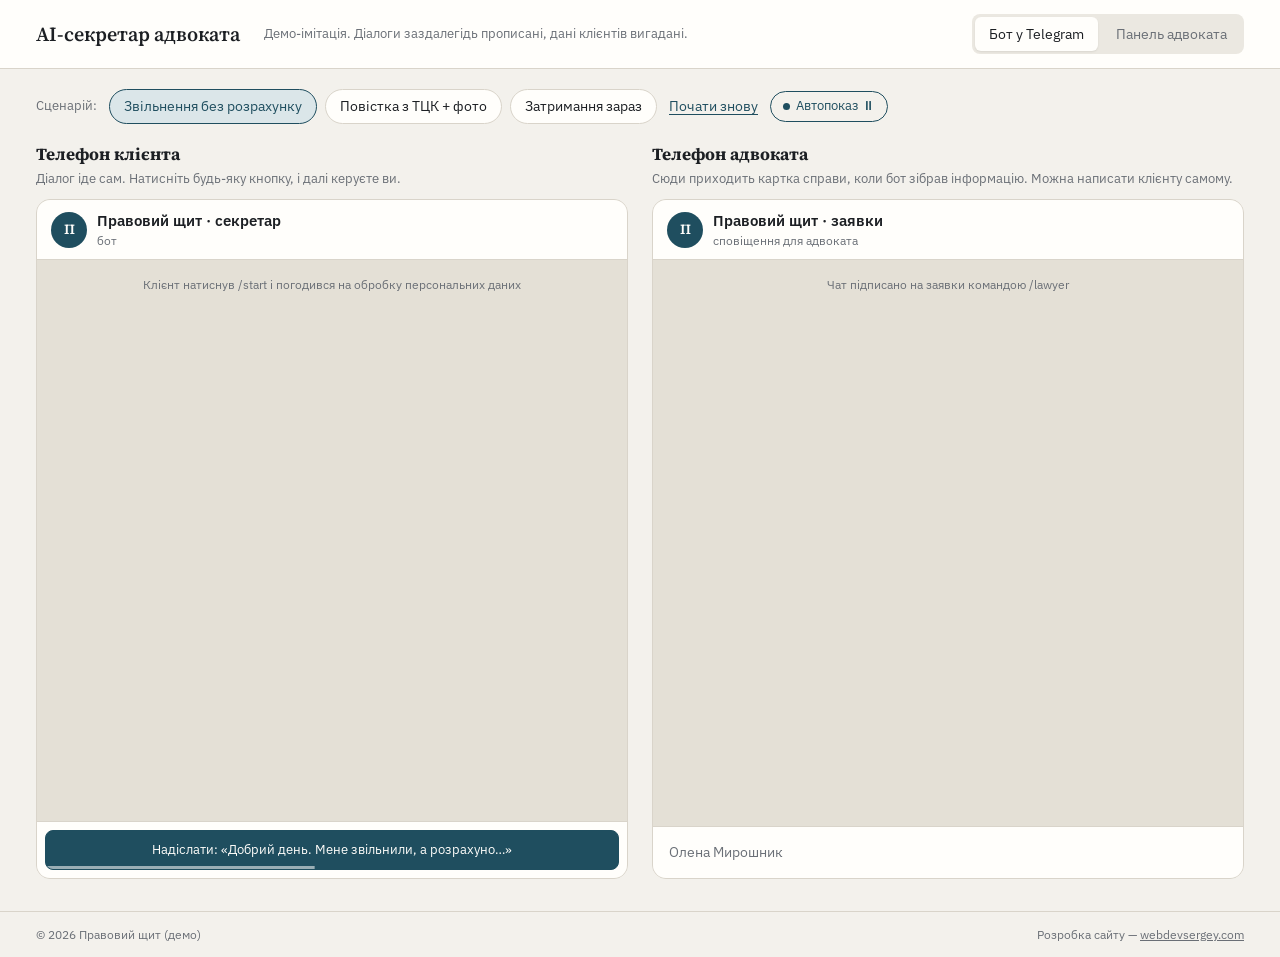
<file: ai-sekretar/index.html>
<!doctype html>
<html lang="uk" data-demo-title="AI-секретар у Telegram" data-demo-optional>
<head>
<meta charset="utf-8">
<meta name="viewport" content="width=device-width, initial-scale=1">
<meta name="robots" content="noindex, nofollow">
<title>AI-секретар адвоката — демо</title>
<meta name="description" content="Демонстрація: бот у Telegram опитує клієнта, а адвокат отримує готову картку справи.">
<meta name="theme-color" content="#1f4e5f">
<link rel="icon" href="data:image/svg+xml,%3Csvg xmlns='http://www.w3.org/2000/svg' viewBox='0 0 32 32'%3E%3Crect width='32' height='32' rx='8' fill='%231f4e5f'/%3E%3Cpath d='M7 16.5 24.5 9l-3 15-5.2-4.2-3 2.7.4-4.4 7.3-6.6-9 5.5z' fill='%23f3f1ec'/%3E%3C/svg%3E">
<link rel="preconnect" href="https://fonts.googleapis.com">
<link rel="preconnect" href="https://fonts.gstatic.com" crossorigin>
<link href="https://fonts.googleapis.com/css2?family=IBM+Plex+Sans:wght@400;500;600&family=Source+Serif+4:opsz,wght@8..60,500;8..60,600&display=swap" rel="stylesheet">
<link rel="stylesheet" href="../shared/demo.css">
<link rel="stylesheet" href="../shared/chat-sim.css">
<script src="../shared/demo.js"></script>
<script src="../shared/chat-sim.js"></script>
<style>
:root {
  --bg: #f3f1ec;
  --surface: #fffefb;
  --surface-2: #ebe8e1;
  --line: #d9d4ca;
  --text: #1c1f23;
  --muted: #6a6f76;
  --accent: #1f4e5f;
  --accent-soft: #dbe6e9;
  --bubble-in: #ffffff;
  --bubble-out: #dcebe3;
  --bubble-lawyer: #f6ecd9;
  --lawyer: #9a6a1c;
  --chat-bg: #e4e0d6;
  --critical: #a3302a;
  --high: #b86b14;
  --medium: #8a7a1c;
  --low: #4f6b55;
  --font-ui: "IBM Plex Sans", system-ui, sans-serif;
  --font-head: "Source Serif 4", Georgia, serif;
  /* Лента «Демо для …» из shared/demo.css */
  --demo-accent: var(--accent);
  --demo-accent-fg: var(--surface);
  --demo-font-label: var(--font-ui);
  /* «друкує…» из shared/chat-sim.css */
  --chat-sim-bubble: var(--bubble-in);
  --chat-sim-dot: var(--muted);
}
@media (prefers-color-scheme: dark) {
  :root {
    --bg: #14171a;
    --surface: #1c2024;
    --surface-2: #252a2f;
    --line: #333a41;
    --text: #e7e4dd;
    --muted: #949aa1;
    --accent: #7fb2c2;
    --accent-soft: #23353c;
    --bubble-in: #252a2f;
    --bubble-out: #23382f;
    --bubble-lawyer: #3a3022;
    --lawyer: #e0b46a;
    --chat-bg: #111416;
    --critical: #e0675f;
    --high: #e09a4a;
    --medium: #cdbb55;
    --low: #84a98b;
  }
}
*, *::before, *::after { box-sizing: border-box; }
html, body { height: 100%; }
body {
  margin: 0;
  background: var(--bg);
  color: var(--text);
  font: 15px/1.45 var(--font-ui);
  -webkit-font-smoothing: antialiased;
}
button { font: inherit; color: inherit; cursor: pointer; position: relative; overflow: hidden; }
button:disabled { cursor: default; }
input, textarea { font: inherit; color: inherit; }
.wrapper { min-height: 100%; display: flex; flex-direction: column; overflow: clip; padding-top: var(--demo-ribbon-h, 0px); }
.wrapper > * { min-width: 0; }

/* Header */
.header { border-bottom: 1px solid var(--line); background: var(--surface); }
.header__inner {
  max-width: 1240px; margin: 0 auto; padding: 14px 16px;
  display: flex; flex-wrap: wrap; align-items: center; gap: 12px 24px;
}
.header__brand { font-family: var(--font-head); font-size: 20px; font-weight: 600; margin: 0; }
.header__note { color: var(--muted); font-size: 13px; margin: 0; }
.header__tabs { margin-left: auto; display: flex; gap: 4px; background: var(--surface-2); padding: 3px; border-radius: 8px; }
.header__tab { border: 0; background: none; padding: 7px 14px; border-radius: 6px; font-size: 14px; color: var(--muted); }
.header__tab--active { background: var(--surface); color: var(--text); box-shadow: 0 1px 2px rgb(0 0 0 / .08); }

/* Main */
.main { flex: 1; max-width: 1240px; width: 100%; margin: 0 auto; padding: 20px 16px 32px; }
.view { display: none; }
.view--active { display: block; }

/* Scenario picker + autoplay toggle */
.scenarios { display: flex; flex-wrap: wrap; align-items: center; gap: 8px; margin-bottom: 18px; }
.scenarios__label { color: var(--muted); font-size: 13px; margin-right: 4px; }
.scenarios__btn {
  border: 1px solid var(--line); background: var(--surface); border-radius: 999px;
  padding: 6px 14px; font-size: 14px;
}
.scenarios__btn--active { border-color: var(--accent); background: var(--accent-soft); color: var(--accent); }
.scenarios__restart { border: 0; background: none; color: var(--accent); font-size: 14px; padding: 6px 4px; text-decoration: underline; text-underline-offset: 3px; }
.scenarios__auto {
  display: inline-flex; align-items: center; gap: 6px;
  border: 1px solid var(--line); background: none; border-radius: 999px;
  padding: 5px 12px; font-size: 13px; color: var(--muted);
}
.scenarios__auto-dot { width: 7px; height: 7px; border-radius: 50%; background: var(--line); flex: none; }
.scenarios__auto--on { color: var(--accent); border-color: var(--accent); }
.scenarios__auto--on .scenarios__auto-dot { background: var(--accent); animation: pulse 1.6s ease-in-out infinite; }

/* Полоса автонажатия (.autobar) и «друкує…» (.typing) — shared/chat-sim.css */

/* Stage: two phones */
.stage { display: grid; grid-template-columns: repeat(2, minmax(0, 1fr)); gap: 24px; }
@media (max-width: 860px) { .stage { grid-template-columns: minmax(0, 1fr); } }
.stage__caption { font-family: var(--font-head); font-size: 17px; margin: 0 0 8px; }
.stage__hint { color: var(--muted); font-size: 13px; margin: -4px 0 10px; }

/* Chat (Telegram-like) */
.chat {
  border: 1px solid var(--line); border-radius: 14px; overflow: hidden;
  display: flex; flex-direction: column; height: min(680px, 82dvh); background: var(--chat-bg);
}
.chat__top { display: flex; align-items: center; gap: 10px; padding: 10px 14px; background: var(--surface); border-bottom: 1px solid var(--line); }
.chat__who { min-width: 0; }
.chat__avatar {
  width: 36px; height: 36px; border-radius: 50%; flex: none;
  display: grid; place-items: center; background: var(--accent); color: var(--surface);
  font-family: var(--font-head); font-weight: 600; font-size: 14px;
}
.chat__name { margin: 0; font-weight: 600; font-size: 15px; white-space: nowrap; overflow: hidden; text-overflow: ellipsis; }
.chat__status { margin: 0; font-size: 12px; color: var(--muted); }
.chat__body { flex: 1; overflow-y: auto; padding: 14px 12px; display: flex; flex-direction: column; gap: 6px; }
.chat__bottom { padding: 8px; background: var(--surface); border-top: 1px solid var(--line); min-height: 52px; display: flex; flex-wrap: wrap; gap: 6px; align-items: center; }
.chat__input { flex: 1; color: var(--muted); font-size: 14px; padding: 0 8px; min-width: 0; overflow: hidden; text-overflow: ellipsis; white-space: nowrap; }

.msg { max-width: 82%; padding: 7px 11px 6px; border-radius: 12px; background: var(--bubble-in); box-shadow: 0 1px 1px rgb(0 0 0 / .06); white-space: pre-line; overflow-wrap: anywhere; animation: msg-in .25s ease-out; }
.msg--out { align-self: flex-end; background: var(--bubble-out); border-bottom-right-radius: 4px; }
.msg--in { align-self: flex-start; border-bottom-left-radius: 4px; }
.msg--lawyer { background: var(--bubble-lawyer); border-left: 3px solid var(--lawyer); }
.msg--wide { max-width: 100%; width: 100%; white-space: normal; }
.msg--system { align-self: center; background: none; box-shadow: none; color: var(--muted); font-size: 12px; padding: 2px 8px; text-align: center; }
.msg__time { display: block; text-align: right; font-size: 11px; color: var(--muted); margin-top: 2px; }
.msg__meta { display: block; font-size: 12px; color: var(--muted); margin-bottom: 3px; }
.msg__sign { display: block; font-size: 12px; font-weight: 600; color: var(--lawyer); margin-bottom: 3px; }
.msg__placeholder { border-bottom: 1px dashed currentColor; color: var(--accent); }
.msg__voice { display: flex; align-items: center; gap: 8px; }
.msg__play { width: 30px; height: 30px; border-radius: 50%; background: var(--accent); flex: none; position: relative; }
.msg__play::after { content: ""; position: absolute; left: 12px; top: 9px; border: 6px solid transparent; border-left: 9px solid var(--surface); border-right: 0; }
.msg__wave { height: 18px; width: 120px; max-width: 40vw; background: repeating-linear-gradient(90deg, var(--accent) 0 2px, transparent 2px 5px); opacity: .5; clip-path: polygon(0 40%, 10% 10%, 20% 60%, 30% 0, 40% 50%, 50% 20%, 60% 70%, 70% 10%, 80% 40%, 90% 20%, 100% 50%, 100% 100%, 0 100%); }
.msg__photo { width: 200px; max-width: 100%; aspect-ratio: 3 / 4; border-radius: 8px; background: #fbfaf6; color: #333; padding: 14px 12px; font-size: 9px; line-height: 1.5; display: flex; flex-direction: column; gap: 6px; border: 1px solid var(--line); }
.msg__photo-title { font-family: var(--font-head); font-size: 12px; text-align: center; font-weight: 600; }
.msg__photo-line { height: 4px; background: #d6d2c8; border-radius: 2px; }
.msg__photo-line--short { width: 60%; }
.msg__contact { display: flex; align-items: center; gap: 8px; font-weight: 500; }
.msg__keyboard { display: grid; gap: 4px; margin-top: 6px; }
.msg__keyboard--two { grid-template-columns: 1fr 1fr; }
.msg__key { border: 0; border-radius: 6px; padding: 7px 8px; min-height: 36px; background: var(--accent-soft); color: var(--accent); font-size: 13px; font-weight: 500; text-align: center; }
.msg__key:disabled { opacity: .55; }
.msg__key--chosen { opacity: 1 !important; outline: 2px solid var(--accent); outline-offset: -2px; }
.msg__key--wide { grid-column: 1 / -1; }

.reply-kb { display: flex; flex-wrap: wrap; gap: 6px; width: 100%; }
.reply-kb__key { flex: 1 1 auto; min-height: 40px; max-width: 100%; border: 1px solid var(--line); background: var(--surface-2); border-radius: 8px; padding: 8px 10px; font-size: 13px; }
.reply-kb__key--accent { background: var(--accent); color: var(--surface); border-color: var(--accent); }
/* Reply-клавиатура запроса номера: кнопки во всю ширину, как в Telegram */
.reply-kb--stack { flex-direction: column; gap: 4px; }
.reply-kb--stack .reply-kb__key { width: 100%; min-height: 44px; font-size: 14px; }

.phone-form { display: flex; gap: 6px; width: 100%; }
.phone-form__input { flex: 1; min-width: 0; min-height: 44px; border: 1px solid var(--line); border-radius: 8px; padding: 8px 10px; background: var(--surface); font-size: 15px; }
.phone-form__send { border: 0; border-radius: 8px; padding: 0 14px; min-height: 44px; background: var(--accent); color: var(--surface); font-weight: 500; }

/* Lawyer card inside chat */
.card-msg { max-width: 92%; white-space: normal; }
.card-msg__head { font-weight: 600; margin-bottom: 4px; }
.card-msg__row { margin: 3px 0; }
.card-msg__row b { font-weight: 600; }
.card-msg__decision { margin-top: 6px; font-size: 13px; color: var(--muted); font-style: italic; }
.card-msg__actions { display: grid; grid-template-columns: 1fr 1fr; gap: 4px; margin-top: 8px; }
.urgency { display: inline-block; width: 9px; height: 9px; border-radius: 50%; margin-right: 6px; vertical-align: 1px; }
.urgency--critical { background: var(--critical); }
.urgency--high { background: var(--high); }
.urgency--medium { background: var(--medium); }
.urgency--low { background: var(--low); }

/* Lawyer writes to the client through the bot */
.composer { width: 100%; display: flex; flex-direction: column; gap: 6px; }
.composer__chips { display: flex; flex-wrap: wrap; gap: 4px; }
.composer__chip {
  max-width: 100%; border: 1px solid var(--line); background: var(--surface-2); border-radius: 999px;
  padding: 5px 10px; min-height: 32px; font-size: 12px; text-align: left;
  white-space: nowrap; text-overflow: ellipsis;
}
.composer__form { display: flex; gap: 6px; }
.composer__input { flex: 1; min-width: 0; min-height: 40px; border: 1px solid var(--line); border-radius: 8px; padding: 8px 10px; background: var(--surface); font-size: 14px; }
.composer__send { border: 0; border-radius: 8px; padding: 0 14px; min-height: 40px; background: var(--accent); color: var(--surface); font-size: 14px; font-weight: 500; }
.composer__return { align-self: flex-start; border: 1px solid var(--lawyer); background: none; color: var(--lawyer); border-radius: 8px; padding: 6px 12px; min-height: 36px; font-size: 13px; }

/* Date and time picker for «Запропонувати час» */
.picker { white-space: normal; }
.picker__title { font-weight: 600; margin: 0 0 6px; }
.picker__month { color: var(--muted); font-size: 12px; margin: 0 0 6px; }
.picker__week { display: grid; grid-template-columns: repeat(7, minmax(0, 1fr)); gap: 4px; }
.picker__weekday { text-align: center; font-size: 11px; color: var(--muted); padding-bottom: 2px; }
.picker__weekday--weekend { opacity: .6; }
.picker__day, .picker__slot {
  min-height: 40px; border: 1px solid var(--line); border-radius: 8px; background: var(--surface);
  font-size: 14px; padding: 0; font-variant-numeric: tabular-nums;
}
@media (max-width: 420px) {
  .msg--wide { padding-left: 8px; padding-right: 8px; }
  .picker__week { column-gap: 2px; }
}
.picker__day--weekend { background: var(--surface-2); color: var(--muted); }
.picker__day--today { border-color: var(--accent); font-weight: 600; }
.picker__day:disabled, .picker__slot:disabled { opacity: .35; }
.picker__day--selected, .picker__slot--selected { background: var(--accent); border-color: var(--accent); color: var(--surface); }
.picker__slots { display: grid; grid-template-columns: repeat(auto-fill, minmax(64px, 1fr)); gap: 4px; }
.picker__slot--busy { text-decoration: line-through; background: var(--surface-2); }
.picker__legend { color: var(--muted); font-size: 12px; margin: 6px 0 0; }
.picker__text { width: 100%; min-height: 96px; resize: vertical; border: 1px solid var(--line); border-radius: 8px; padding: 8px 10px; background: var(--surface); font-size: 14px; line-height: 1.4; }
.picker__actions { display: flex; flex-wrap: wrap; gap: 6px; margin-top: 8px; }
.picker__send { border: 0; border-radius: 8px; padding: 0 14px; min-height: 40px; background: var(--accent); color: var(--surface); font-weight: 500; }
.picker__back { border: 1px solid var(--line); border-radius: 8px; padding: 0 12px; min-height: 40px; background: none; font-size: 13px; }

@keyframes msg-in { from { opacity: 0; transform: translateY(6px); } }
@keyframes pulse { 50% { opacity: .35; } }
@media (prefers-reduced-motion: reduce) {
  .msg { animation: none; }
  .scenarios__auto--on .scenarios__auto-dot { animation: none; }
}

/* Panel */
.panel__title { font-family: var(--font-head); font-size: 26px; font-weight: 600; margin: 0 0 4px; }
.panel__sub { color: var(--muted); margin: 0 0 20px; overflow-wrap: anywhere; }
.stats { display: grid; grid-template-columns: repeat(4, minmax(0, 1fr)); gap: 12px; margin-bottom: 24px; }
@media (max-width: 720px) { .stats { grid-template-columns: repeat(2, minmax(0, 1fr)); } }
.stats__item { background: var(--surface); border: 1px solid var(--line); border-radius: 10px; padding: 14px 16px; }
.stats__value { font-family: var(--font-head); font-size: 30px; font-weight: 600; line-height: 1.1; }
.stats__label { color: var(--muted); font-size: 13px; }
.filters { display: flex; flex-wrap: wrap; gap: 6px; margin-bottom: 14px; }
.filters__btn { border: 1px solid var(--line); background: var(--surface); border-radius: 6px; padding: 5px 12px; font-size: 13px; }
.filters__btn--active { background: var(--text); color: var(--surface); border-color: var(--text); }

.cases { width: 100%; border-collapse: collapse; background: var(--surface); border: 1px solid var(--line); border-radius: 10px; overflow: hidden; }
.cases__head { text-align: left; font-size: 12px; text-transform: uppercase; letter-spacing: .04em; color: var(--muted); font-weight: 500; padding: 10px 14px; border-bottom: 1px solid var(--line); }
.cases__row { cursor: pointer; }
@media (any-hover: hover) { .cases__row:hover { background: var(--surface-2); } }
.cases__cell { padding: 12px 14px; border-bottom: 1px solid var(--line); vertical-align: top; }
.cases__row:last-child .cases__cell { border-bottom: 0; }
.cases__title { font-weight: 500; }
.cases__client { color: var(--muted); font-size: 13px; }
.status { display: inline-block; font-size: 12px; padding: 2px 8px; border-radius: 4px; background: var(--surface-2); white-space: nowrap; }
.status--new { background: var(--accent-soft); color: var(--accent); }
@media (max-width: 720px) {
  .cases, .cases__body, .cases__row, .cases__cell { display: block; }
  .cases { background: none; border: 0; }
  .cases__thead { display: none; }
  .cases__row { background: var(--surface); border: 1px solid var(--line); border-radius: 10px; margin-bottom: 10px; padding: 10px 0; }
  .cases__cell { border: 0; padding: 3px 14px; }
}

.case { background: var(--surface); border: 1px solid var(--line); border-radius: 10px; padding: 20px; margin-top: 18px; }
.case[hidden] { display: none; }
.case__title { font-family: var(--font-head); font-size: 21px; margin: 0 0 4px; }
.case__meta { color: var(--muted); font-size: 13px; margin: 0 0 14px; }
.case__grid { display: grid; grid-template-columns: minmax(0, 1.2fr) minmax(0, 1fr); gap: 24px; }
@media (max-width: 860px) { .case__grid { grid-template-columns: minmax(0, 1fr); } }
@media (max-width: 480px) { .case { padding: 14px; } }
.case__label { font-size: 12px; text-transform: uppercase; letter-spacing: .04em; color: var(--muted); margin: 14px 0 4px; }
.case__text { margin: 0; overflow-wrap: anywhere; }
.case__actions { display: flex; flex-wrap: wrap; gap: 6px; margin: 14px 0 0; }
.case__action { border: 1px solid var(--accent); background: none; color: var(--accent); border-radius: 8px; padding: 0 14px; min-height: 40px; font-size: 14px; }
.case__action:disabled { opacity: .5; }
.case__action--lawyer { border-color: var(--lawyer); color: var(--lawyer); }
.case__picker { margin-top: 12px; padding: 12px; border: 1px solid var(--line); border-radius: 10px; background: var(--bg); }
.timeline { display: flex; flex-direction: column; gap: 8px; max-height: 360px; overflow-y: auto; padding-right: 4px; }
.timeline__item { font-size: 14px; padding: 8px 10px; border-radius: 8px; background: var(--surface-2); overflow-wrap: anywhere; }
.timeline__item--bot { background: var(--accent-soft); }
.timeline__item--lawyer { background: var(--bubble-lawyer); border-left: 3px solid var(--lawyer); }
.timeline__item--system { background: none; color: var(--muted); font-size: 12px; text-align: center; padding: 2px; }
.timeline__who { font-size: 12px; color: var(--muted); display: block; }

.footer { border-top: 1px solid var(--line); }
.footer__inner { max-width: 1240px; margin: 0 auto; padding: 14px 16px; display: flex; flex-wrap: wrap; justify-content: space-between; gap: 6px 16px; }
.footer__copy, .footer__dev { margin: 0; font-size: 12px; color: var(--muted); }
.footer__dev-link { color: inherit; }
</style>
</head>
<body>
<div class="demo-ribbon" role="note">
  <span class="demo-ribbon__text">Демо для <span data-demo="name"></span></span>
  <span aria-hidden="true">·</span>
  <a class="demo-ribbon__link" href="https://webdevsergey.com/" target="_blank" rel="noopener">webdevsergey.com</a>
</div>

<div class="wrapper">
  <header class="header">
    <div class="header__inner">
      <p class="header__brand">AI-секретар адвоката</p>
      <p class="header__note">Демо-імітація. Діалоги заздалегідь прописані, дані клієнтів вигадані.</p>
      <nav class="header__tabs" aria-label="Розділи демо">
        <button class="header__tab header__tab--active" data-view="bot" type="button">Бот у Telegram</button>
        <button class="header__tab" data-view="panel" type="button">Панель адвоката</button>
      </nav>
    </div>
  </header>

  <main class="main">
    <section class="view view--active" id="view-bot">
      <div class="scenarios">
        <span class="scenarios__label">Сценарій:</span>
        <button class="scenarios__btn scenarios__btn--active" data-scenario="labor" type="button">Звільнення без розрахунку</button>
        <button class="scenarios__btn" data-scenario="military" type="button">Повістка з ТЦК + фото</button>
        <button class="scenarios__btn" data-scenario="critical" type="button">Затримання зараз</button>
        <button class="scenarios__restart" id="restart" type="button" data-auto-keep>Почати знову</button>
        <button class="scenarios__auto scenarios__auto--on" id="auto-toggle" type="button" aria-pressed="true" data-auto-keep>
          <span class="scenarios__auto-dot" aria-hidden="true"></span><span id="auto-label">Автопоказ ⏸</span>
        </button>
      </div>

      <div class="stage">
        <div class="stage__col">
          <h2 class="stage__caption">Телефон клієнта</h2>
          <p class="stage__hint" id="client-hint">Діалог іде сам. Натисніть будь-яку кнопку, і далі керуєте ви.</p>
          <div class="chat">
            <div class="chat__top">
              <div class="chat__avatar" data-initials>П</div>
              <div class="chat__who">
                <p class="chat__name" id="bot-name">Правовий щит · секретар</p>
                <p class="chat__status" id="client-status">бот</p>
              </div>
            </div>
            <div class="chat__body" id="client-body"></div>
            <div class="chat__bottom" id="client-bottom"><span class="chat__input">Повідомлення</span></div>
          </div>
        </div>

        <div class="stage__col">
          <h2 class="stage__caption">Телефон адвоката</h2>
          <p class="stage__hint">Сюди приходить картка справи, коли бот зібрав інформацію. Можна написати клієнту самому.</p>
          <div class="chat">
            <div class="chat__top">
              <div class="chat__avatar" data-initials>П</div>
              <div class="chat__who">
                <p class="chat__name" id="lawyer-chat-name">Правовий щит · заявки</p>
                <p class="chat__status">сповіщення для адвоката</p>
              </div>
            </div>
            <div class="chat__body" id="lawyer-body"></div>
            <div class="chat__bottom" id="lawyer-bottom"></div>
          </div>
        </div>
      </div>
    </section>

    <section class="view panel" id="view-panel">
      <h1 class="panel__title">Огляд</h1>
      <p class="panel__sub" id="panel-sub">Олена Мирошник · бюро «Правовий щит», Київ</p>
      <div class="stats" id="stats"></div>
      <div class="filters" id="filters"></div>
      <table class="cases">
        <thead class="cases__thead">
          <tr>
            <th class="cases__head">Справа</th>
            <th class="cases__head">Категорія</th>
            <th class="cases__head">Терміновість</th>
            <th class="cases__head">Статус</th>
            <th class="cases__head">Надійшла</th>
          </tr>
        </thead>
        <tbody class="cases__body" id="cases-body"></tbody>
      </table>
      <article class="case" id="case" hidden></article>
    </section>
  </main>

  <footer class="footer">
    <div class="footer__inner">
      <p class="footer__copy" id="footer-copy">© 2026 Правовий щит (демо)</p>
      <p class="footer__dev">Розробка сайту — <a class="footer__dev-link" href="https://webdevsergey.com/" target="_blank" rel="noopener">webdevsergey.com</a></p>
    </div>
  </footer>
</div>

<script>
/* ==========================================================================
   Демо «AI-секретар адвоката».
   Автопоказ: сценарий идёт сам (labor → military → critical → labor …). Любой клик посетителя
   по кнопке выключает автопоказ до «Почати знову» или переключателя «Автопоказ».
   Данные лида — через shared/demo.js (<html data-demo-optional>: без ?d= — вымышленные значения).
   Автопоказ, пузыри и «друкує…» — общий движок shared/chat-sim.js.
   ========================================================================== */

// Темп автопоказа, мс
const TEMPO = {
  userStep: 2500,          // полоса на кнопке клиента перед «нажатием»
  choice: 2500,            // слот, решение адвоката, вмешательство, выбор даты и времени
  botTyping: 1100,         // «друкує…» перед ответом бота
  botTypingCritical: 700,  // то же в срочном сценарии
  voice: 500,              // распознавание голосового
  card: 400,               // пауза перед карточкой адвокату
  next: 5000,              // пауза после конца сценария
};
const ORDER = ['labor', 'military', 'critical'];

const CATEGORY = { labor: 'Трудове', military: 'Військове', criminal: 'Кримінальне', family: 'Сімейне', traffic: 'ДТП', debt: 'Кредити', property: 'Нерухомість', administrative: 'Штрафи' };
const URGENCY = { critical: 'критична', high: 'висока', medium: 'середня', low: 'низька' };
const STATUS = { new: 'Нова', in_progress: 'В роботі', scheduled: 'Записаний', rejected: 'Відмова', closed: 'Закрита' };
const SLOTS = ['Пт, 17.10 о 10:00', 'Пт, 17.10 о 15:00', 'Пн, 20.10 о 11:00'];
const WEEKDAYS = ['Пн', 'Вт', 'Ср', 'Чт', 'Пт', 'Сб', 'Нд'];

const $ = (id) => document.getElementById(id);
const clientBody = $('client-body');
const clientBottom = $('client-bottom');
const lawyerBody = $('lawyer-body');
const lawyerBottom = $('lawyer-bottom');
const clientStatus = $('client-status');
const { reduceMotion, sleep, time, esc } = window.ChatSim;
// [плейсхолдер] в тексте бота — подсвеченное место под данные адвоката
const fmt = (s) => esc(s).replace(/\[([^\]]+)\]/g, '<span class="msg__placeholder">$1</span>');

/* --- Персонализация ------------------------------------------------------ */

let P = null;

function initials(name) {
  const q = name.match(/«([^»]+)»/);
  const words = (q ? q[1] : name).replace(/[^\p{L}\s'’-]/gu, ' ').trim().split(/\s+/).filter(Boolean);
  if (!words.length) return 'А';
  return (q || words.length === 1 ? words[0][0] : words[0][0] + words[1][0]).toUpperCase();
}

// Пол — из поля grateful (как «вдячна/вдячний» в других демо): «будемо вдячні» — бюро/объединение
function profile(data) {
  if (!data) {
    return {
      person: 'Олена Мирошник', bot: 'Правовий щит', city: 'Київ', gender: 'female', custom: false,
      sub: 'Олена Мирошник · бюро «Правовий щит», Київ', copy: '© 2026 Правовий щит (демо)',
      phone: '[номер адвоката]', office: '[адреса офісу]', avatar: 'П',
    };
  }
  const name = String(data.name || '').trim() || 'Адвокат';
  const city = String(data.city || '').trim();
  const gr = String(data.grateful || '');
  const gender = /вдячна/.test(gr) ? 'female' : /вдячний/.test(gr) ? 'male' : 'plural';
  return {
    person: name, bot: name, city, gender, custom: true,
    sub: city ? `${name} · ${city}` : name, copy: `Демо для ${name}${city ? ', ' + city : ''}`,
    phone: '[ваш номер]', office: '[адреса вашого офісу]', avatar: initials(name),
  };
}

const g = (f, m, pl) => (P.gender === 'plural' ? pl : P.gender === 'male' ? m : f);
const signature = () => (P.gender === 'plural' ? P.person : `Адвокат ${P.person}`);

function buildScenarios() {
  const cc = P.city || 'Київ'; // город клиента
  const intro = P.gender === 'plural' ? `Добрий день, це ${P.person}.` : `Добрий день, це адвокат ${P.person}.`;
  const saw = g('Подивилась', 'Подивився', 'Ми подивились');
  return {
    labor: {
      title: 'Невиплата розрахунку при звільненні',
      steps: [
        { from: 'user', text: 'Добрий день. Мене звільнили, а розрахунок так і не виплатили.' },
        { from: 'bot', text: 'Добрий день. Прикро, що так сталося, допоможу підготувати справу для адвоката. Коли саме вас звільнили?' },
        { from: 'user', text: '2 жовтня' },
        { from: 'bot', text: 'Зрозуміло. Яка підстава вказана в наказі про звільнення?', quick: ['За власним бажанням', 'За угодою сторін', 'Скорочення', 'Не знаю'] },
        { from: 'user', text: 'За власним бажанням' },
        { from: 'bot', text: 'Яку приблизно суму вам мають виплатити?' },
        { from: 'user', voice: '0:06', text: 'Десь сорок п\'ять тисяч. Там зарплата за вересень і відпускні.' },
        { from: 'bot', text: 'Дякую. Ви були працевлаштовані офіційно?', quick: ['Так', 'Ні', 'Частково'] },
        { from: 'user', text: 'Так, три роки' },
        { from: 'bot', text: 'Які документи у вас є на руках? Можете надіслати фото наказу або трудового договору.' },
        { from: 'user', photo: 'НАКАЗ № 118-к', text: '' },
        { from: 'bot', text: 'Бачу наказ № 118-к від 02.10.2026 про звільнення за власним бажанням. Як до вас звертатися і з якого ви міста?' },
        { from: 'user', text: `Андрій, ${cc}` },
        { from: 'bot', text: 'Андрію, поділіться, будь ласка, номером телефону, щоб адвокат міг з вами зв\'язатися.', contact: true },
        { from: 'user', contact: '+380 •• ••• •• 41' },
        { from: 'bot', text: 'Дякую! Передаю справу адвокату. Оберіть зручний час консультації:', slots: true, card: true },
      ],
      card: {
        id: 101, urgency: 'high', category: 'labor',
        summary: 'Клієнта звільнено 02.10.2026 за власним бажанням, розрахунок (~45 000 грн: зарплата за вересень і відпускні) не виплачено. Працював офіційно 3 роки.',
        goal: 'Стягнути борг і компенсацію за затримку розрахунку.',
        deadlines: 'звільнення 02.10.2026; строк звернення до суду щодо розрахунку — уточнити',
        documents: 'надано 1 (наказ № 118-к) · потрібно ще: трудовий договір, довідка про доходи',
        client: `Андрій, +380 •• ••• •• 41, @andrii_k, ${cc}`,
      },
      chips: [`${intro} ${saw} ваш наказ, обговоримо на консультації, як повернути розрахунок.`, 'Візьміть, будь ласка, на консультацію трудовий договір і довідку про доходи.', 'Чи зручно вам підійти сьогодні о 16:00?'],
      replies: ['Добре, дякую! Візьму документи з собою.', 'А скільки часу це може зайняти?'],
    },
    military: {
      title: 'Повістка ТЦК, відстрочка',
      steps: [
        { from: 'user', text: 'Прийшла повістка з ТЦК. Скажіть чесно, мене заберуть?' },
        { from: 'bot', text: 'Розумію, як це хвилює. Оцінити ситуацію і порадити, що робити, зможе адвокат на консультації, а я допоможу підготуватися, щоб вона була максимально корисною. Можете надіслати фото повістки?' },
        { from: 'user', photo: 'ПОВІСТКА', text: '' },
        { from: 'bot', text: 'Бачу: повістка районного ТЦК, явка 21.10.2026 о 09:00. До явки 6 днів, тому позначаю справу як термінову. Чи маєте ви підстави для відстрочки?', quick: ['Так', 'Не знаю', 'Ні'] },
        { from: 'user', text: 'Не знаю. У мене двоє дітей, 7 і 12 років' },
        { from: 'bot', text: 'Записала. Ви у шлюбі, і чи працює дружина?', quick: ['Так, працює', 'Так, не працює', 'Не в шлюбі'] },
        { from: 'user', text: 'Так, не працює' },
        { from: 'bot', text: 'Дякую. Як до вас звертатися і з якого ви міста?' },
        { from: 'user', text: `Віктор, ${cc}` },
        { from: 'bot', text: 'Вікторе, поділіться, будь ласка, номером телефону для зв\'язку з адвокатом.', contact: true },
        { from: 'user', contact: '+380 •• ••• •• 07' },
        { from: 'bot', text: 'Дякую! Передаю справу адвокату. Через близьку дату явки раджу обрати найближчий час:', slots: true, card: true },
      ],
      card: {
        id: 102, urgency: 'high', category: 'military',
        summary: 'Отримав повістку районного ТЦК, явка 21.10.2026 о 09:00. Двоє дітей (7 і 12 років), дружина не працює. Чи є підстави для відстрочки, не знає.',
        goal: 'З\'ясувати право на відстрочку до дати явки.',
        deadlines: 'явка до ТЦК 21.10.2026 09:00 (через 6 днів)',
        documents: 'надано 1 (повістка) · потрібно ще: свідоцтва про народження дітей, свідоцтво про шлюб, довідка про склад сім\'ї',
        client: `Віктор, +380 •• ••• •• 07, @viktor_s, ${cc}`,
      },
      chips: [`${intro} ${saw} вашу повістку, обговоримо відстрочку на консультації.`, 'Візьміть, будь ласка, свідоцтва про народження дітей на консультацію.', 'До консультації нічого не підписуйте в ТЦК.'],
      replies: ['Добре, візьму. Дякую!', 'Свідоцтво про шлюб теж брати?'],
    },
    critical: {
      title: 'Затримання родича',
      steps: [
        { from: 'user', text: 'Мого брата щойно затримала поліція!! Що робити?' },
        { from: 'bot', critical: true, text: `Розумію, це дуже тривожно. ${g('Адвокат уже отримав', 'Адвокат уже отримав', 'Адвокати вже отримали')} сповіщення. Телефонуйте прямо зараз: ${P.phone}.\n\nДо приїзду адвоката брату краще нічого не підписувати і не давати пояснень.\n\nПоділіться, будь ласка, своїм номером, щоб адвокат міг одразу передзвонити.`, contact: true, card: true },
        { from: 'user', contact: '+380 •• ••• •• 93' },
        { from: 'bot', text: 'Дякую, номер передала адвокату. Якщо знаєте, де саме тримають брата, напишіть, і я одразу передам.' },
        { from: 'user', text: 'Районне управління поліції, біля вокзалу' },
        { from: 'bot', text: g('Передала. Адвокат зв\'яжеться з вами найближчим часом.', 'Передала. Адвокат зв\'яжеться з вами найближчим часом.', 'Передала. З вами зв\'яжуться найближчим часом.') },
      ],
      card: {
        id: 103, urgency: 'critical', category: 'criminal',
        summary: 'Брата клієнтки щойно затримала поліція. Подробиці невідомі.',
        goal: 'Терміновий захист затриманого.',
        deadlines: 'затримання зараз',
        documents: 'не надано',
        client: 'Ірина, +380 •• ••• •• 93, @iryna_p, місто не вказано',
      },
      chips: [`${intro} Вже їду до управління поліції.`, 'Передайте брату: без адвоката нічого не підписувати і не давати пояснень.', 'Напишіть, будь ласка, ПІБ брата і дату народження.'],
      replies: ['Дякую! Зараз напишу.', 'Передала брату, дякую.'],
    },
  };
}

let SC = {};

/* --- Автопоказ (shared/chat-sim.js) ------------------------------------- */

let runId = 0;
let current = 'labor';

// Клик посетителя по любой кнопке демо (или строке панели) — ручной режим
const sim = window.ChatSim.create({
  root: document,
  manual: 'button, .cases__row',
  getRun: () => runId,
  tempo: TEMPO,
  onAuto(on) {
    const btn = $('auto-toggle');
    btn.classList.toggle('scenarios__auto--on', on);
    btn.setAttribute('aria-pressed', String(on));
    $('auto-label').textContent = on ? 'Автопоказ ⏸' : 'Автопоказ ▶';
    $('client-hint').textContent = on
      ? 'Діалог іде сам. Натисніть будь-яку кнопку, і далі керуєте ви.'
      : 'Натискайте кнопки, щоб відповідати за клієнта.';
  },
});
const setAuto = (on) => sim.setAuto(on);
const autoPress = (target, ms) => sim.press(target, ms);
const autoPause = (ms) => sim.pause(ms);
const waitFor = (cond, run) => sim.waitFor(cond, run);

/* --- Состояние текущего сценария ---------------------------------------- */

let S = null;
let LOG = [];

function freshState() {
  return {
    handoff: false, composerOpen: false, draft: '', replyIdx: 0, lawyerSpoke: false,
    taken: false, rejected: false, slotsDecided: false, picker: null, proposal: null, caseRow: null,
  };
}

const scrollDown = (body) => sim.scrollDown(body);
const addMsg = (body, cls, html) => sim.addMsg(body, cls, html);

function log(who, text) { LOG.push({ who, text }); }

function botSay(text, extra = '') {
  addMsg(clientBody, 'msg--in', `${fmt(text)}${extra}<span class="msg__time">${time()}</span>`);
  log('bot', text);
}

function systemLine(text) {
  addMsg(clientBody, 'msg--system', esc(text));
  log('system', text);
}

function userBubble(step) {
  const t = `<span class="msg__time">${time()}</span>`;
  if (step.voice) {
    addMsg(clientBody, 'msg--out', `<div class="msg__voice"><span class="msg__play"></span><span class="msg__wave"></span><span>${step.voice}</span></div>${t}`);
    log('client', '[голосове] ' + step.text);
  } else if (step.photo) {
    addMsg(clientBody, 'msg--out', `<div class="msg__photo"><div class="msg__photo-title">${esc(step.photo)}</div><div class="msg__photo-line"></div><div class="msg__photo-line"></div><div class="msg__photo-line msg__photo-line--short"></div><div class="msg__photo-line"></div><div class="msg__photo-line msg__photo-line--short"></div></div>${t}`);
    log('client', '[фото документа: ' + step.photo + ']');
  } else if (step.contact) {
    addMsg(clientBody, 'msg--out', `<div class="msg__contact">Контакт: ${esc(step.contact)}</div>${t}`);
    log('client', '[контакт: ' + step.contact + ']');
  } else {
    addMsg(clientBody, 'msg--out', `${esc(step.text)}${t}`);
    log('client', step.text);
  }
}

/* --- Нижняя панель клиента ---------------------------------------------- */

let clientPrompt = null; // клавиатура текущего сценарного шага клиента

function renderClientBottom() {
  clientBottom.innerHTML = '';
  const sc = SC[current];
  if (S.handoff && S.replyIdx < sc.replies.length) {
    const kb = document.createElement('div');
    kb.className = 'reply-kb';
    kb.innerHTML = `<button class="reply-kb__key reply-kb__key--accent" type="button" data-reply>Відповісти: «${esc(sc.replies[S.replyIdx])}»</button>`;
    clientBottom.appendChild(kb);
    return;
  }
  if (!S.handoff && clientPrompt) { clientPrompt(); return; }
  clientBottom.innerHTML = '<span class="chat__input">Повідомлення</span>';
}

// Кнопки для сценарного ответа клиента; при автопоказе нужная «нажимается» сама
function waitForUser(step, prevBot) {
  return new Promise((resolve) => {
    clientPrompt = () => {
      const kb = document.createElement('div');
      kb.className = 'reply-kb';
      const add = (label, main) => {
        const b = document.createElement('button');
        b.type = 'button';
        b.className = 'reply-kb__key' + (main ? ' reply-kb__key--accent' : '');
        if (main) b.dataset.step = '';
        b.textContent = label;
        b.addEventListener('click', () => {
          clientPrompt = null;
          clientBottom.innerHTML = '<span class="chat__input">Повідомлення</span>';
          resolve();
        });
        kb.appendChild(b);
      };
      if (step.contact) {
        // Reply-клавиатура Telegram: KeyboardButton с request_contact и «Інший номер»
        kb.classList.add('reply-kb--stack');
        add('📱 Поділитися моїм номером', true);
        const other = document.createElement('button');
        other.type = 'button';
        other.className = 'reply-kb__key';
        other.textContent = '✏️ Інший номер';
        other.addEventListener('click', () => askOtherPhone(resolve));
        kb.appendChild(other);
      } else if (step.photo) add('Надіслати фото документа', true);
      else if (step.voice) add('Надіслати голосове', true);
      else if (prevBot && prevBot.quick && prevBot.quick.includes(step.text)) prevBot.quick.forEach((q) => add(q, q === step.text));
      else add('Надіслати: «' + (step.text.length > 40 ? step.text.slice(0, 40) + '…' : step.text) + '»', true);
      clientBottom.appendChild(kb);
    };
    renderClientBottom();
    autoPress(() => clientBottom.querySelector('[data-step]'), TEMPO.userStep);
  });
}

// «✏️ Інший номер»: бот просит номер, посетитель вводит его сам; формат +380XXXXXXXXX или 0XXXXXXXXX
let phoneDraft = '';
async function askOtherPhone(resolve) {
  const run = runId;
  clientPrompt = null;
  addMsg(clientBody, 'msg--out', `✏️ Інший номер<span class="msg__time">${time()}</span>`);
  log('client', 'Інший номер');
  clientBottom.innerHTML = '<span class="chat__input">Повідомлення</span>';
  await botTyping(TEMPO.botTyping);
  if (run !== runId) return;
  botSay('Напишіть, будь ласка, номер, за яким зручно зв\'язатися.');
  phoneDraft = '';
  clientPrompt = () => {
    const form = document.createElement('form');
    form.className = 'phone-form';
    form.innerHTML = '<input class="phone-form__input" type="tel" inputmode="tel" autocomplete="off" placeholder="+380 __ ___ __ __" aria-label="Номер телефону"><button class="phone-form__send" type="submit">Надіслати</button>';
    const input = form.querySelector('.phone-form__input');
    input.value = phoneDraft;
    input.addEventListener('input', () => { phoneDraft = input.value; });
    form.addEventListener('submit', async (e) => {
      e.preventDefault();
      const raw = input.value.trim();
      if (!raw) return;
      const digits = raw.replace(/[\s()-]/g, '');
      addMsg(clientBody, 'msg--out', `${esc(raw)}<span class="msg__time">${time()}</span>`);
      log('client', raw);
      phoneDraft = '';
      if (/^(\+?380|0)\d{9}$/.test(digits)) {
        clientPrompt = null;
        clientBottom.innerHTML = '<span class="chat__input">Повідомлення</span>';
        resolve('typed');
        return;
      }
      input.value = '';
      await botTyping(TEMPO.botTyping);
      if (run !== runId) return;
      botSay('Схоже, в номері помилка. Напишіть, будь ласка, у форматі +380 67 123 45 67 або 067 123 45 67.');
    });
    clientBottom.appendChild(form);
  };
  renderClientBottom();
}

const botTyping = (ms) => sim.typing(clientBody, ms, clientStatus, 'бот');

/* --- Карточка адвокату --------------------------------------------------- */

function sendCard(sc) {
  const c = sc.card;
  addMsg(lawyerBody, 'msg--in card-msg', `
    <div class="card-msg__head"><span class="urgency urgency--${c.urgency}"></span>${CATEGORY[c.category]} · Терміновість: ${URGENCY[c.urgency]}</div>
    <div class="card-msg__row"><b>Суть:</b> ${esc(c.summary)}</div>
    <div class="card-msg__row"><b>Мета клієнта:</b> ${esc(c.goal)}</div>
    <div class="card-msg__row"><b>Важливі строки:</b> ${esc(c.deadlines)}</div>
    <div class="card-msg__row"><b>Документи:</b> ${esc(c.documents)}</div>
    <div class="card-msg__row"><b>Клієнт:</b> ${esc(c.client)}</div>
    <div class="card-msg__decision" hidden></div>
    <div class="card-msg__actions">
      <button class="msg__key" data-act="take" type="button">Взяти в роботу</button>
      <button class="msg__key" data-act="time" type="button">Запропонувати час</button>
      <button class="msg__key" data-act="reject" type="button">Відмовити</button>
      <button class="msg__key" data-act="panel" type="button">Відкрити в панелі</button>
      <button class="msg__key msg__key--wide" data-act="write" type="button">Написати клієнту</button>
    </div>
    <span class="msg__time">${time()}</span>`);
}

function cardNote(text) {
  const d = lawyerBody.querySelector('.card-msg__decision');
  if (!d) return;
  d.hidden = false;
  d.textContent = `${text} · ${P.person}, ${time()}`;
}

function cardButtons() {
  const q = (a) => lawyerBody.querySelector(`.card-msg [data-act="${a}"]`);
  const set = (a, off) => { const b = q(a); if (b) b.disabled = off; };
  set('take', S.taken || S.rejected);
  set('reject', S.taken || S.rejected);
  set('time', S.rejected || !!S.proposal || !!S.picker);
  set('write', S.rejected);
  ['take', 'reject'].forEach((a) => { const b = q(a); if (b) b.classList.toggle('msg__key--chosen', a === 'take' ? S.taken : S.rejected); });
  const t = q('time'); if (t) t.classList.toggle('msg__key--chosen', !!S.proposal);
}

function decide(act) {
  const row = S.caseRow;
  if (act === 'take' && !S.taken && !S.rejected) {
    S.taken = true;
    cardNote('Взято в роботу');
    if (row && row.status === 'new') row.status = 'in_progress';
    botSay(P.gender === 'plural'
      ? `${P.person}: вашу справу взяли в роботу, з вами зв'яжуться найближчим часом.`
      : `Адвокат ${P.person} ${g('взяла', 'взяв', 'взяли')} вашу справу в роботу і зв'яжеться з вами.`);
  }
  if (act === 'reject' && !S.taken && !S.rejected) {
    S.rejected = true;
    S.picker = null;
    cardNote('Відмовлено');
    if (row) row.status = 'rejected';
    const sorry = P.gender === 'plural' ? 'На жаль, за цю справу не зможуть взятися.' : 'На жаль, адвокат не зможе взятися за цю справу.';
    botSay(`${sorry} Радимо звернутися до безоплатної правничої допомоги: 0 800 213 103.`);
  }
  if (act === 'time' && !S.picker && !S.proposal && !S.rejected) {
    S.picker = { step: 'date', date: null, time: '', text: '' };
  }
  if (act === 'write' && !S.rejected) S.composerOpen = true;
  renderLive();
}

/* --- Вмешательство адвоката ---------------------------------------------- */

function lawyerSend(text) {
  text = text.trim();
  if (!text) return;
  if (!S.handoff) {
    S.handoff = true;
    systemLine('Далі відповідає адвокат, бот на паузі');
    addMsg(lawyerBody, 'msg--system', 'Ви в розмові з клієнтом. Бот на паузі');
  }
  addMsg(clientBody, 'msg--in msg--lawyer', `<span class="msg__sign">${esc(signature())}</span>${esc(text)}<span class="msg__time">${time()}</span>`);
  addMsg(lawyerBody, 'msg--out', `<span class="msg__meta">Клієнту, через бота</span>${esc(text)}<span class="msg__time">${time()}</span>`);
  log('lawyer', text);
  S.draft = '';
  S.lawyerSpoke = true;
  renderLive();
}

function clientReply() {
  const sc = SC[current];
  const text = sc.replies[S.replyIdx];
  if (!text) return;
  S.replyIdx++;
  addMsg(clientBody, 'msg--out', `${esc(text)}<span class="msg__time">${time()}</span>`);
  addMsg(lawyerBody, 'msg--in', `<span class="msg__meta">Клієнт пише</span>${esc(text)}<span class="msg__time">${time()}</span>`);
  log('client', text);
  renderLive();
}

function returnToBot() {
  if (!S.handoff) return;
  S.handoff = false;
  S.composerOpen = false;
  systemLine('Розмову повернуто боту, бот знову відповідає');
  addMsg(lawyerBody, 'msg--system', 'Розмову повернуто боту');
  renderLive();
}

function composerHTML(withReturn) {
  const chips = SC[current].chips.map((c, i) => `<button class="composer__chip" type="button" data-chip="${i}" title="${esc(c)}">${esc(c)}</button>`).join('');
  return `<div class="composer">
    <div class="composer__chips">${chips}</div>
    <form class="composer__form">
      <input class="composer__input" type="text" value="${esc(S.draft)}" placeholder="Напишіть клієнту…" aria-label="Повідомлення клієнту від імені бота">
      <button class="composer__send" type="submit">Надіслати</button>
    </form>
    ${withReturn && S.handoff ? '<button class="composer__return" type="button">Повернути боту</button>' : ''}
  </div>`;
}

/* --- «Запропонувати час»: дата, время, текст ----------------------------- */

const dayKey = (d) => `${d.getFullYear()}-${String(d.getMonth() + 1).padStart(2, '0')}-${String(d.getDate()).padStart(2, '0')}`;
const today0 = () => { const d = new Date(); d.setHours(0, 0, 0, 0); return d; };
const dateLabel = (d) => d.toLocaleDateString('uk-UA', { weekday: 'short', day: 'numeric', month: 'long' });
const TIMES = Array.from({ length: 18 }, (_, i) => `${String(9 + Math.floor(i / 2)).padStart(2, '0')}:${i % 2 ? '30' : '00'}`);

function pickerDays() {
  const t = today0();
  const dow = (t.getDay() + 6) % 7;
  const start = new Date(t);
  start.setDate(t.getDate() - dow);
  const weeks = dow >= 3 ? 4 : 3; // не меньше двух недель вперёд
  return Array.from({ length: weeks * 7 }, (_, i) => { const d = new Date(start); d.setDate(start.getDate() + i); return d; });
}

// Занятые слоты — детерминированно по дате (в жизни — из D1 или Google Calendar)
function slotBusy(d, i) { return (d.getDate() * 7 + i * 5) % 6 === 0 || i === 6; }
function slotPast(d, t) {
  const now = new Date();
  if (dayKey(d) !== dayKey(now)) return false;
  const [h, m] = t.split(':').map(Number);
  return h * 60 + m <= now.getHours() * 60 + now.getMinutes() + 30;
}

function proposalText(d, t) {
  const when = `${dateLabel(d)} о ${t}`;
  if (P.gender === 'plural') return `Добрий день! Можемо провести консультацію ${when}. Вам зручно, чи підібрати інший час?`;
  if (S.handoff) return `Добрий день! Зможу провести консультацію ${when}. Вам зручно, чи підібрати інший час?`;
  return `Добрий день! Адвокат ${P.person} зможе провести консультацію ${when}. Вам зручно, чи підібрати інший час?`;
}

function pickerHTML() {
  const pk = S.picker;
  if (pk.step === 'date') {
    const days = pickerDays();
    const t = today0();
    const months = [...new Set(days.map((d) => d.toLocaleDateString('uk-UA', { month: 'long' })))].join(' – ');
    const head = WEEKDAYS.map((w, i) => `<span class="picker__weekday${i >= 5 ? ' picker__weekday--weekend' : ''}">${w}</span>`).join('');
    const cells = days.map((d) => {
      const wk = (d.getDay() + 6) % 7 >= 5;
      const cls = 'picker__day' + (wk ? ' picker__day--weekend' : '') + (dayKey(d) === dayKey(t) ? ' picker__day--today' : '');
      return `<button class="${cls}" type="button" data-date="${dayKey(d)}" aria-label="${esc(dateLabel(d))}"${d < t ? ' disabled' : ''}>${d.getDate()}</button>`;
    }).join('');
    return `<div class="picker"><p class="picker__title">Оберіть дату консультації</p><p class="picker__month">${esc(months)}</p>
      <div class="picker__week">${head}${cells}</div>
      <div class="picker__actions"><button class="picker__back" type="button" data-picker="cancel">Скасувати</button></div></div>`;
  }
  if (pk.step === 'time') {
    const slots = TIMES.map((t, i) => {
      const busy = slotBusy(pk.date, i);
      const past = slotPast(pk.date, t);
      return `<button class="picker__slot${busy ? ' picker__slot--busy' : ''}" type="button" data-time="${t}"${busy || past ? ' disabled' : ''}${busy ? ' aria-label="' + t + ', зайнято"' : ''}>${t}</button>`;
    }).join('');
    return `<div class="picker"><p class="picker__title">Час · ${esc(dateLabel(pk.date))}</p>
      <div class="picker__slots">${slots}</div>
      <p class="picker__legend">Закреслені — зайняті у вашому календарі</p>
      <div class="picker__actions"><button class="picker__back" type="button" data-picker="date">← Інша дата</button></div></div>`;
  }
  return `<div class="picker"><p class="picker__title">Повідомлення клієнту</p>
    <textarea class="picker__text" aria-label="Текст пропозиції часу">${esc(pk.text)}</textarea>
    <div class="picker__actions">
      <button class="picker__send" type="button">Надіслати клієнту</button>
      <button class="picker__back" type="button" data-picker="time">← Змінити час</button>
    </div></div>`;
}

function pickDate(key) {
  const [y, m, d] = key.split('-').map(Number);
  S.picker = { step: 'time', date: new Date(y, m - 1, d), time: '', text: '' };
  renderLive();
}

function pickTime(t) {
  S.picker.time = t;
  S.picker.step = 'preview';
  S.picker.text = proposalText(S.picker.date, t);
  renderLive();
}

function sendProposal() {
  const pk = S.picker;
  const text = pk.text.trim() || proposalText(pk.date, pk.time);
  const label = `${dateLabel(pk.date)} о ${pk.time}`;
  S.proposal = { label, short: `${dayKey(pk.date).slice(8)}.${dayKey(pk.date).slice(5, 7)} ${pk.time}`, answered: false };
  S.picker = null;
  const keys = '<div class="msg__keyboard msg__keyboard--two"><button class="msg__key" type="button" data-answer="yes">Так, зручно</button><button class="msg__key" type="button" data-answer="no">Інший час</button></div>';
  if (S.handoff) {
    addMsg(clientBody, 'msg--in msg--lawyer', `<span class="msg__sign">${esc(signature())}</span>${esc(text)}${keys}<span class="msg__time">${time()}</span>`);
    log('lawyer', text);
  } else {
    botSay(text, keys);
  }
  addMsg(lawyerBody, 'msg--out', `<span class="msg__meta">Запропоновано клієнту</span>${esc(label)}<span class="msg__time">${time()}</span>`);
  cardNote('Запропоновано час: ' + label);
  renderLive();
}

function answerProposal(yes, btn) {
  const pr = S.proposal;
  if (!pr || pr.answered) return;
  pr.answered = true;
  btn.closest('.msg__keyboard').querySelectorAll('.msg__key').forEach((b) => { b.disabled = true; });
  btn.classList.add('msg__key--chosen');
  addMsg(clientBody, 'msg--out', `${yes ? 'Так, зручно' : 'Інший час'}<span class="msg__time">${time()}</span>`);
  log('client', yes ? 'Так, зручно' : 'Інший час');
  if (yes) {
    botSay(`Записала вас на консультацію: ${pr.label}.\nАдреса: ${P.city ? P.city + ', ' : ''}${P.office}. Нагадаю за день.`);
    addMsg(lawyerBody, 'msg--in', `<span class="urgency urgency--low"></span>Клієнт підтвердив: ${esc(pr.label)}\nСправа №${SC[current].card.id}<span class="msg__time">${time()}</span>`);
    if (S.caseRow) { S.caseRow.status = 'scheduled'; S.caseRow.appt = pr.short; }
  } else {
    botSay(`Передала адвокату, що вам потрібен інший час. ${g('Вона запропонує', 'Він запропонує', 'Вам запропонують')} варіанти.`);
    addMsg(lawyerBody, 'msg--in', `Клієнту не підходить ${esc(pr.label)}, просить інший час.<span class="msg__time">${time()}</span>`);
    S.proposal = null; // можно предложить снова
  }
  renderLive();
}

function chooseSlot(btn) {
  const box = btn.closest('.msg__keyboard');
  if (S.slotsDecided) return;
  S.slotsDecided = true;
  box.querySelectorAll('.msg__key').forEach((b) => { b.disabled = true; });
  btn.classList.add('msg__key--chosen');
  const sc = SC[current];
  if (btn.dataset.slot === 'other') {
    addMsg(clientBody, 'msg--out', `Інший час<span class="msg__time">${time()}</span>`);
    log('client', 'Інший час');
    botSay(`Передала адвокату, що вам потрібен інший час. ${g('Вона запропонує', 'Він запропонує', 'Вам запропонують')} варіанти.`);
    addMsg(lawyerBody, 'msg--in', `Клієнт зі справи №${sc.card.id} просить інший час консультації.<span class="msg__time">${time()}</span>`);
    renderLive();
    return;
  }
  const slot = SLOTS[Number(btn.dataset.slot)];
  addMsg(clientBody, 'msg--out', `${esc(slot)}<span class="msg__time">${time()}</span>`);
  log('client', slot);
  botSay(`Записала вас на консультацію: ${slot}.\nАдреса: ${P.city ? P.city + ', ' : ''}${P.office}. Нагадаю за день.`);
  addMsg(lawyerBody, 'msg--in', `<span class="urgency urgency--low"></span>Новий запис: ${esc(slot)}\nСправа №${sc.card.id}, ${esc(sc.card.client.split(',')[0])}<span class="msg__time">${time()}</span>`);
  if (S.caseRow) { S.caseRow.status = 'scheduled'; S.caseRow.appt = slot.replace(/^.., /, '').replace(' о ', ' '); }
  renderLive();
}

/* --- Перерисовка живых частей -------------------------------------------- */

let pickerBubble = null;

function renderLive() {
  // Телефон адвоката: окно ответа и выбор времени
  lawyerBottom.innerHTML = S.composerOpen || S.handoff ? composerHTML(true) : `<span class="chat__input">${esc(P.person)}</span>`;
  if (S.picker) {
    if (!pickerBubble || !pickerBubble.isConnected) pickerBubble = addMsg(lawyerBody, 'msg--in msg--wide', '');
    pickerBubble.innerHTML = pickerHTML();
    scrollDown(lawyerBody);
  } else if (pickerBubble) {
    pickerBubble.remove();
    pickerBubble = null;
  }
  cardButtons();
  renderClientBottom();
  // Нижние панели меняют высоту — лента чатов снова к последнему сообщению
  scrollDown(clientBody);
  scrollDown(lawyerBody);
  renderPanel();
  renderLiveCase();
}

/* --- Панель адвоката ----------------------------------------------------- */

let CASES = [
  { id: 41, title: 'Розірвання шлюбу, поділ квартири', client: 'Наталія', category: 'family', urgency: 'medium', status: 'in_progress', date: '14.10' },
  { id: 40, title: 'ДТП, винуватець без поліса', client: 'Олег', category: 'traffic', urgency: 'medium', status: 'scheduled', date: '14.10' },
  { id: 39, title: 'Дзвінки колекторів, кредит 30 000 грн', client: 'Світлана', category: 'debt', urgency: 'low', status: 'new', date: '13.10' },
  { id: 38, title: 'Спадщина після батька, двоє спадкоємців', client: 'Максим', category: 'property', urgency: 'medium', status: 'in_progress', date: '12.10' },
  { id: 37, title: 'Штраф за перевищення швидкості', client: 'Роман', category: 'administrative', urgency: 'high', status: 'scheduled', date: '11.10' },
  { id: 36, title: 'Аліменти на дитину 5 років', client: 'Юлія', category: 'family', urgency: 'low', status: 'closed', date: '09.10' },
  { id: 35, title: 'Невиплата зарплати за 2 місяці', client: 'Петро', category: 'labor', urgency: 'medium', status: 'rejected', date: '08.10' },
];
let filter = 'all';
let openCaseId = null;

const statusText = (x) => STATUS[x.status] + (x.status === 'scheduled' && x.appt ? ' · ' + x.appt : '');

function renderPanel() {
  const count = (s) => CASES.filter((x) => x.status === s).length;
  $('stats').innerHTML = [
    [count('new'), 'Нові'], [count('in_progress'), 'В роботі'], [count('scheduled'), 'Записані'], [CASES.length, 'За тиждень'],
  ].map(([v, l]) => `<div class="stats__item"><div class="stats__value">${v}</div><div class="stats__label">${l}</div></div>`).join('');

  $('filters').innerHTML = [['all', 'Усі'], ...Object.entries(STATUS)]
    .map(([k, l]) => `<button class="filters__btn${filter === k ? ' filters__btn--active' : ''}" data-filter="${k}" type="button">${l}</button>`).join('');

  $('cases-body').innerHTML = CASES.filter((x) => filter === 'all' || x.status === filter).map((x) => `
    <tr class="cases__row" data-id="${x.id}">
      <td class="cases__cell"><div class="cases__title">${esc(x.title)}</div><div class="cases__client">№${x.id} · ${esc(x.client)}</div></td>
      <td class="cases__cell">${CATEGORY[x.category]}</td>
      <td class="cases__cell"><span class="urgency urgency--${x.urgency}"></span>${URGENCY[x.urgency]}</td>
      <td class="cases__cell"><span class="status${x.status === 'new' ? ' status--new' : ''}">${esc(statusText(x))}</span></td>
      <td class="cases__cell">${x.date}</td>
    </tr>`).join('');
}

function timelineHTML(items) {
  const who = { bot: 'Бот', client: 'Клієнт', lawyer: signature(), system: '' };
  return items.map((s) => `<div class="timeline__item timeline__item--${s.who}">${who[s.who] ? `<span class="timeline__who">${esc(who[s.who])}</span>` : ''}${esc(s.text)}</div>`).join('');
}

function renderCase(id) {
  const x = CASES.find((c) => c.id === id);
  const box = $('case');
  openCaseId = x ? id : null;
  if (!x) { box.hidden = true; return; }
  const c = x.card || { summary: 'Демо-запис без повної картки.', goal: '—', deadlines: '—', documents: '—', client: x.client };
  box.innerHTML = `
    <h2 class="case__title">${esc(x.title)}</h2>
    <p class="case__meta" data-mount="meta"></p>
    <div class="case__grid">
      <div>
        <p class="case__label">Суть</p><p class="case__text">${esc(c.summary)}</p>
        <p class="case__label">Мета клієнта</p><p class="case__text">${esc(c.goal)}</p>
        <p class="case__label">Важливі строки</p><p class="case__text">${esc(c.deadlines)}</p>
        <p class="case__label">Документи</p><p class="case__text">${esc(c.documents)}</p>
        <p class="case__label">Клієнт</p><p class="case__text">${esc(c.client)}</p>
        <div data-mount="tools"></div>
      </div>
      <div>
        <p class="case__label">Переписка</p>
        <div class="timeline" data-mount="timeline">${x.live ? '' : '<p class="case__text">Переписка зберігається тут, коли справа приходить від бота.</p>'}</div>
        <div data-mount="reply"></div>
      </div>
    </div>`;
  box.hidden = false;
  renderLiveCase();
  box.scrollIntoView({ behavior: reduceMotion.matches ? 'auto' : 'smooth', block: 'start' });
}

// Открытая в панели живая справа: статус, переписка, «Запропонувати час», ответ клиенту
function renderLiveCase() {
  const box = $('case');
  if (box.hidden || openCaseId === null) return;
  const x = CASES.find((c) => c.id === openCaseId);
  if (!x) return;
  const mount = (n) => box.querySelector(`[data-mount="${n}"]`);
  mount('meta').textContent = `№${x.id} · ${CATEGORY[x.category]} · терміновість ${URGENCY[x.urgency]} · ${statusText(x)}`;
  if (!x.live || x !== S.caseRow) return;
  const tl = mount('timeline');
  tl.innerHTML = timelineHTML(LOG);
  tl.scrollTop = tl.scrollHeight;
  mount('tools').innerHTML = `
    <div class="case__actions">
      <button class="case__action" type="button" data-act="time"${S.rejected || S.proposal || S.picker ? ' disabled' : ''}>Запропонувати час</button>
      ${S.handoff ? '<button class="case__action case__action--lawyer composer__return" type="button">Повернути боту</button>' : ''}
    </div>
    ${S.picker ? `<div class="case__picker">${pickerHTML()}</div>` : ''}`;
  const reply = mount('reply');
  const focused = reply.contains(document.activeElement);
  if (!focused) reply.innerHTML = `<p class="case__label">Відповісти клієнту від імені бота</p>${composerHTML(false)}`;
}

function showView(name) {
  document.querySelectorAll('.header__tab').forEach((t) => t.classList.toggle('header__tab--active', t.dataset.view === name));
  document.querySelectorAll('.view').forEach((v) => v.classList.toggle('view--active', v.id === 'view-' + name));
}

function openPanel(id) { showView('panel'); renderCase(id); }

/* --- Сценарий ------------------------------------------------------------ */

function markScenario(name) {
  document.querySelectorAll('.scenarios__btn').forEach((x) => x.classList.toggle('scenarios__btn--active', x.dataset.scenario === name));
}

const cardBtn = (act) => () => lawyerBody.querySelector(`.card-msg [data-act="${act}"]:not(:disabled)`);
const inLawyer = (sel) => () => lawyerBody.querySelector(sel) || lawyerBottom.querySelector(sel);

// Автодействия после диалога: по одному «показательному» пути на сценарий
async function autoFinale(name, run) {
  const step = async (target, cond) => { autoPress(target, TEMPO.choice); return waitFor(cond, run); };
  const slots = (sel) => () => clientBody.querySelector(`.msg__keyboard [data-slot${sel}]:not(:disabled)`);
  if (name === 'labor') {
    // Клиенту не подошли слоты → адвокат предлагает дату и время → клиент соглашается
    if (!S.slotsDecided && !(await step(slots('="other"'), () => S.slotsDecided))) return false;
    if (!(await step(cardBtn('time'), () => S.picker || S.proposal))) return false;
    const t = today0();
    const day = pickerDays().find((d) => d > t && (d.getDay() + 6) % 7 < 5);
    if (S.picker && S.picker.step === 'date' && day) {
      if (!(await step(inLawyer(`.picker__day[data-date="${dayKey(day)}"]`), () => !S.picker || S.picker.step !== 'date'))) return false;
    }
    if (S.picker && S.picker.step === 'time') {
      const i = TIMES.findIndex((tm, k) => tm >= '15:00' && !slotBusy(S.picker.date, k));
      if (!(await step(inLawyer(`.picker__slot[data-time="${TIMES[i < 0 ? 0 : i]}"]`), () => !S.picker || S.picker.step !== 'time'))) return false;
    }
    if (S.picker && !(await step(inLawyer('.picker__send'), () => S.proposal))) return false;
    if (!(await step(() => clientBody.querySelector('[data-answer="yes"]:not(:disabled)'), () => !S.proposal || S.proposal.answered))) return false;
  } else if (name === 'military') {
    // Слот → взять в работу → адвокат сам пишет клиенту → ответ → вернуть боту
    if (!S.slotsDecided && !(await step(slots('="0"'), () => S.slotsDecided))) return false;
    if (!S.taken && !(await step(cardBtn('take'), () => S.taken || S.rejected))) return false;
    if (!(await step(cardBtn('write'), () => S.composerOpen || S.handoff))) return false;
    const chip = SC.military.chips[1];
    if (!(await step(() => lawyerBottom.querySelector('[data-chip="1"]'), () => S.draft === chip || S.lawyerSpoke))) return false;
    if (!(await step(() => lawyerBottom.querySelector('.composer__send'), () => S.lawyerSpoke))) return false;
    if (!(await step(() => clientBottom.querySelector('[data-reply]'), () => S.replyIdx > 0))) return false;
    if (!(await step(() => lawyerBottom.querySelector('.composer__return'), () => !S.handoff))) return false;
  } else if (!S.taken && !(await step(cardBtn('take'), () => S.taken || S.rejected))) {
    return false;
  }
  return true;
}

async function play(name) {
  const run = ++runId;
  sim.reset();
  current = name;
  markScenario(name);
  const sc = SC[name];
  S = freshState();
  LOG = [];
  clientPrompt = null;
  pickerBubble = null;
  clientBody.innerHTML = '';
  lawyerBody.innerHTML = '';
  CASES = CASES.filter((x) => !x.live);
  if (openCaseId !== null && !CASES.some((x) => x.id === openCaseId)) { $('case').hidden = true; openCaseId = null; }
  addMsg(clientBody, 'msg--system', 'Клієнт натиснув /start і погодився на обробку персональних даних');
  addMsg(lawyerBody, 'msg--system', 'Чат підписано на заявки командою /lawyer');
  renderLive();

  let prevBot = null;
  for (const step of sc.steps) {
    // Адвокат в разговоре — бот молчит, сценарий ждёт «Повернути боту»
    if (!(await waitFor(() => !S.handoff, run))) return;
    if (step.from === 'user') {
      const how = await waitForUser(step, prevBot);
      if (run !== runId) return;
      if (how !== 'typed') userBubble(step);
      if (step.voice) {
        await sleep(TEMPO.voice);
        if (run !== runId) return;
        addMsg(clientBody, 'msg--in', `<span class="msg__meta">Розпізнано голосове:</span>«${esc(step.text)}»<span class="msg__time">${time()}</span>`);
      }
      renderLiveCase();
      continue;
    }
    await botTyping(step.critical ? TEMPO.botTypingCritical : TEMPO.botTyping);
    if (run !== runId) return;
    const slotKeys = step.slots
      ? `<div class="msg__keyboard">${SLOTS.map((s, i) => `<button class="msg__key" type="button" data-slot="${i}">${s}</button>`).join('')}<button class="msg__key" type="button" data-slot="other">Інший час</button></div>`
      : '';
    botSay(step.text, slotKeys);
    prevBot = step;
    if (step.card) {
      S.caseRow = { id: sc.card.id, live: true, title: sc.title, client: sc.card.client.split(',')[0], category: sc.card.category, urgency: sc.card.urgency, status: 'new', date: 'щойно', card: sc.card };
      CASES.unshift(S.caseRow);
      await sleep(TEMPO.card);
      if (run !== runId) return;
      sendCard(sc);
    }
    renderLive();
  }

  if (sim.auto && !(await autoFinale(name, run))) return;
  await autoPause(TEMPO.next);
  if (run !== runId) return;
  play(ORDER[(ORDER.indexOf(name) + 1) % ORDER.length]);
}

/* --- События ------------------------------------------------------------- */

document.addEventListener('click', (e) => {
  const t = e.target;
  const on = (sel) => t.closest(sel);
  let b;
  if ((b = on('.header__tab'))) return showView(b.dataset.view);
  if ((b = on('.scenarios__btn'))) return play(b.dataset.scenario);
  if (on('#restart')) { setAuto(true); return play(current); }
  if (on('#auto-toggle')) return setAuto(!sim.auto);
  if ((b = on('[data-filter]'))) { filter = b.dataset.filter; return renderPanel(); }
  if ((b = on('.cases__row'))) return renderCase(Number(b.dataset.id));
  if (!S) return;
  if ((b = on('.card-msg [data-act], .case__action[data-act]'))) {
    if (b.dataset.act === 'panel') return openPanel(SC[current].card.id);
    return decide(b.dataset.act);
  }
  if ((b = on('[data-slot]'))) return chooseSlot(b);
  if ((b = on('[data-answer]'))) return answerProposal(b.dataset.answer === 'yes', b);
  if ((b = on('[data-reply]'))) return clientReply();
  if ((b = on('.composer__chip'))) {
    S.draft = SC[current].chips[Number(b.dataset.chip)];
    S.composerOpen = true;
    document.querySelectorAll('.composer__input').forEach((i) => { i.value = S.draft; });
    return;
  }
  if (on('.composer__return')) return returnToBot();
  if ((b = on('.picker__day'))) return pickDate(b.dataset.date);
  if ((b = on('.picker__slot'))) return pickTime(b.dataset.time);
  if (on('.picker__send')) return sendProposal();
  if ((b = on('[data-picker]'))) {
    const to = b.dataset.picker;
    if (to === 'cancel') S.picker = null;
    else if (to === 'date') S.picker = { step: 'date', date: null, time: '', text: '' };
    else S.picker.step = 'time';
    return renderLive();
  }
});

document.addEventListener('submit', (e) => {
  if (!e.target.closest('.composer__form') || !S) return;
  e.preventDefault();
  const reply = $('case').querySelector('[data-mount="reply"]');
  lawyerSend(S.draft);
  if (reply) reply.innerHTML = `<p class="case__label">Відповісти клієнту від імені бота</p>${composerHTML(false)}`;
});

document.addEventListener('input', (e) => {
  if (!S) return;
  if (e.target.matches('.composer__input')) {
    S.draft = e.target.value;
    document.querySelectorAll('.composer__input').forEach((i) => { if (i !== e.target) i.value = S.draft; });
  }
  if (e.target.matches('.picker__text') && S.picker) S.picker.text = e.target.value;
});

/* --- Запуск -------------------------------------------------------------- */

function start(data) {
  P = profile(data);
  SC = buildScenarios();
  $('bot-name').textContent = `${P.bot} · секретар`;
  $('lawyer-chat-name').textContent = `${P.bot} · заявки`;
  document.querySelectorAll('[data-initials]').forEach((el) => { el.textContent = P.avatar; });
  $('panel-sub').textContent = P.sub;
  $('footer-copy').textContent = P.copy;
  play('labor');
}

(window.demoReady || Promise.resolve(null)).then(start);
</script>
</body>
</html>
</file>
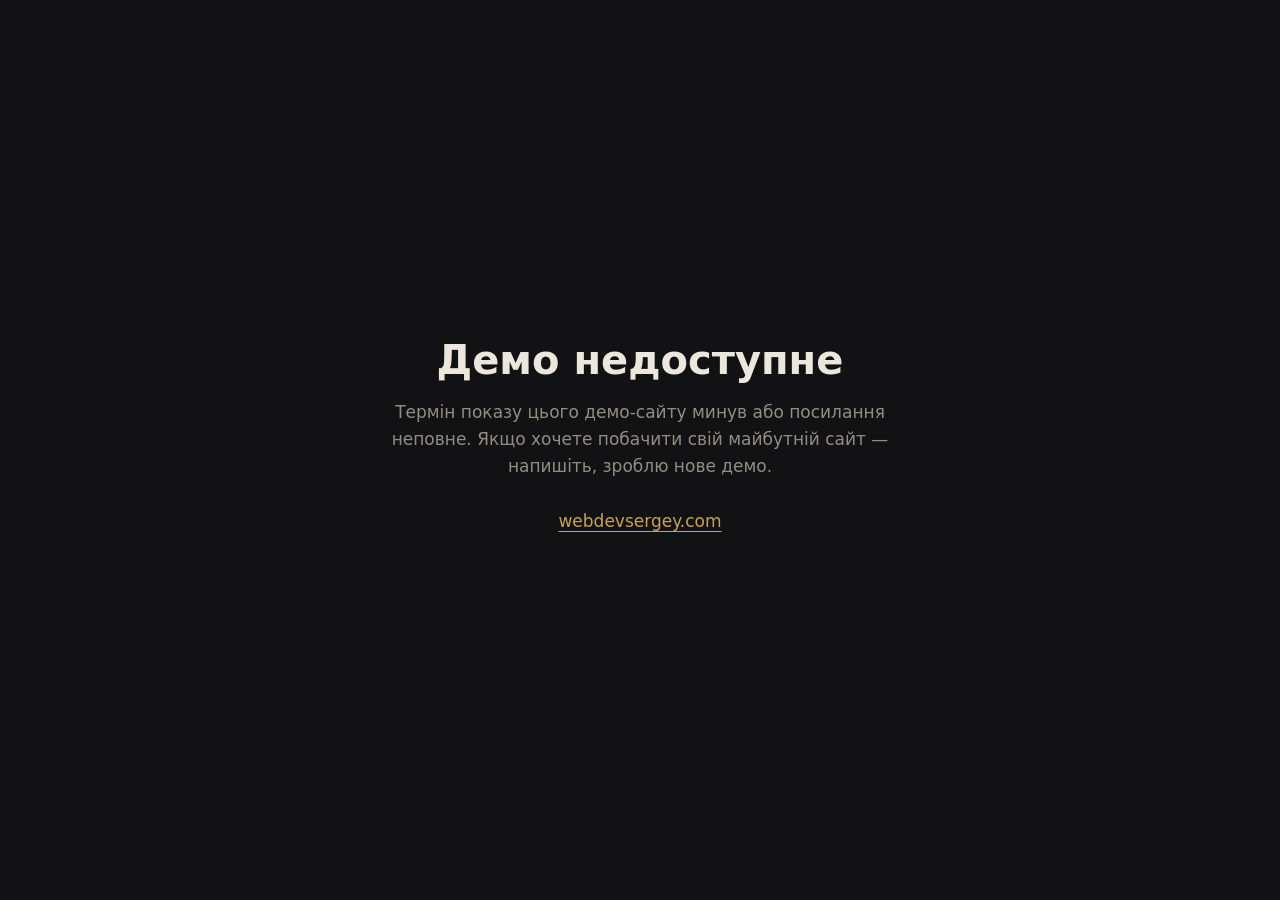
<file: automation/index.html>
<!DOCTYPE html>
<html lang="uk" data-demo-title="заявки в Telegram">
<head>
	<meta charset="UTF-8">
	<meta name="viewport" content="width=device-width, initial-scale=1.0">
	<meta name="robots" content="noindex, nofollow">
	<title>Як заявки приходитимуть вам у Telegram — демо</title>
	<meta name="description" content="Демонстрація: заявка з сайту, картка в Telegram, автовідповідь клієнту і запис у календар.">
	<meta name="theme-color" content="#1f5a48">
	<link rel="icon" href="img/favicon.svg" type="image/svg+xml">
	<link rel="stylesheet" href="../shared/demo.css">
	<link rel="stylesheet" href="../shared/scene.css">
	<link rel="stylesheet" href="../shared/chat-sim.css">
	<link rel="stylesheet" href="css/style.css">
	<script src="../shared/demo.js"></script>
	<script src="../shared/chat-sim.js"></script>
	<script src="../shared/scene.js" defer></script>
	<script src="js/main.js" defer></script>
	<script src="js/flow.js" defer></script>
</head>
<body>

	<div class="demo-ribbon" role="note">
		<span class="demo-ribbon__text">Демо для <span data-demo="name"></span></span>
		<span aria-hidden="true">·</span>
		<a class="demo-ribbon__link" href="https://webdevsergey.com/" target="_blank" rel="noopener">webdevsergey.com</a>
	</div>

	<div class="wrapper">
		<main class="wrapper__main">

			<section class="hero">
				<div class="hero__container">
					<p class="hero__label"><span data-demo="niche_word"></span><span aria-hidden="true">·</span><span data-demo="city"></span></p>
					<h1 class="hero__title">Як заявки приходитимуть вам у&nbsp;<span translate="no">Telegram</span></h1>
					<p class="hero__lead">
						Ваш <span data-demo="niche_client"></span> пише ввечері, коли вам не до телефону. Заявка не губиться:
						<span class="hero__name" data-demo="name"></span> бачить її у <span translate="no">Telegram</span>, а людина одразу отримує відповідь — на сайті й листом.
					</p>
					<ol class="hero__steps">
						<li class="hero__step"><a class="hero__step-link" href="#player-title"><span class="hero__step-num">1</span>Форма</a></li>
						<li class="hero__step"><a class="hero__step-link" href="#player-title"><span class="hero__step-num">2</span><span translate="no">Telegram</span></a></li>
						<li class="hero__step"><a class="hero__step-link" href="#player-title"><span class="hero__step-num">3</span>Відповідь клієнту</a></li>
						<li class="hero__step"><a class="hero__step-link" href="#player-title"><span class="hero__step-num">4</span>Календар</a></li>
					</ol>
				</div>
			</section>

			<section class="player" aria-labelledby="player-title" data-player>
				<div class="player__container">
					<h2 class="player__title" id="player-title">Одна заявка — від форми до запису</h2>

					<div class="player__body">
						<ol class="player__steps">
							<li class="player__step">
								<button type="button" class="player__step-button" data-step="0">
									<span class="player__step-num">1</span>
									<span class="player__step-text">
										<span class="player__step-title">Клієнт залишає заявку</span>
										<span class="player__step-lead">Вечір, 21:47. Форма на сайті: «Опишіть вашу ситуацію».</span>
									</span>
									<span class="player__step-bar" aria-hidden="true"></span>
								</button>
							</li>
							<li class="player__step">
								<button type="button" class="player__step-button" data-step="1">
									<span class="player__step-num">2</span>
									<span class="player__step-text">
										<span class="player__step-title">Вам приходить картка</span>
										<span class="player__step-lead">Ім'я, телефон, тип справи і коли зручно — одним повідомленням у ваш <span translate="no">Telegram</span>.</span>
									</span>
									<span class="player__step-bar" aria-hidden="true"></span>
								</button>
							</li>
							<li class="player__step">
								<button type="button" class="player__step-button" data-step="2">
									<span class="player__step-num">3</span>
									<span class="player__step-text">
										<span class="player__step-title">Відповідь приходить сама</span>
										<span class="player__step-lead">Заявка з сайту — клієнт одразу отримує лист на пошту. Написав у <span translate="no">Telegram</span> — бот відповідає за вас.</span>
									</span>
									<span class="player__step-bar" aria-hidden="true"></span>
								</button>
							</li>
							<li class="player__step">
								<button type="button" class="player__step-button" data-step="3">
									<span class="player__step-num">4</span>
									<span class="player__step-text">
										<span class="player__step-title">Запис і нагадування</span>
										<span class="player__step-lead">Онлайн-запис у календар (Google Календар чи Cal.com), а клієнту за день — лист-нагадування.</span>
									</span>
									<span class="player__step-bar" aria-hidden="true"></span>
								</button>
							</li>
						</ol>

						<p class="player__caption" data-caption aria-hidden="true"></p>

						<div class="player__stage" aria-live="polite">

							<!-- Сцена 1: форма заявки -->
							<div class="player__scene" data-scene="0" data-duration="9000">
								<span class="player__who">Клієнт · сайт</span>
								<div class="lead-form">
									<div class="lead-form__bar" aria-hidden="true">
										<span class="lead-form__dot"></span><span class="lead-form__dot"></span><span class="lead-form__dot"></span>
										<span class="lead-form__clock">21:47</span>
									</div>
									<div class="lead-form__body">
										<p class="lead-form__title">Опишіть вашу ситуацію</p>
										<p class="lead-form__sub">Відповімо, щойно зможемо</p>
										<span class="lead-form__label">Ім'я</span>
										<span class="lead-form__field" data-type="Марина" data-type-at="500"></span>
										<span class="lead-form__label">Телефон</span>
										<span class="lead-form__field" data-type="067 000 00 00" data-type-at="1300"></span>
										<span class="lead-form__label">Email (необов'язково)</span>
										<span class="lead-form__field" data-type="maryna@example.com" data-type-at="2200"></span>
										<span class="lead-form__label">Ситуація</span>
										<span class="lead-form__field lead-form__field--area" data-type="Хочу записатися. Зручно завтра після 12:00." data-type-at="3300"></span>
										<span class="lead-form__button reveal reveal--press" data-delay="6000">Надіслати</span>
										<span class="lead-form__sent reveal" data-delay="6600">Дякуємо! <span data-demo="name"></span> зв'яжеться завтра до 10:00.</span>
									</div>
								</div>
							</div>

							<!-- Сцена 2: картка заявки в Telegram -->
							<div class="player__scene" data-scene="1" data-duration="6000">
								<span class="player__who"><span data-demo="name"></span> · <span translate="no">Telegram</span></span>
								<div class="phone phone--compact">
									<div class="phone__screen">
										<div class="phone__status" aria-hidden="true"><span>21:47</span><span>●●● ▮</span></div>
										<div class="chat">
											<div class="chat__head">
												<span class="chat__avatar chat__avatar--bot" aria-hidden="true">Б</span>
												<span class="chat__who">
													<span class="chat__name">Бот заявок</span>
													<span class="chat__state">бот</span>
												</span>
											</div>
											<div class="chat__body">
												<div class="chat__bubble lead-card reveal" data-delay="400">
													<span class="lead-card__title">Нова заявка з сайту</span>
													<dl class="lead-card__list">
														<dt class="lead-card__key">Ім'я</dt><dd class="lead-card__value">Марина</dd>
														<dt class="lead-card__key">Телефон</dt><dd class="lead-card__value">067 000 00 00</dd>
														<dt class="lead-card__key">Email</dt><dd class="lead-card__value">maryna@example.com</dd>
														<dt class="lead-card__key">Що потрібно</dt><dd class="lead-card__value">запис</dd>
														<dt class="lead-card__key">Коли зручно</dt><dd class="lead-card__value">завтра після 12:00</dd>
													</dl>
													<span class="lead-card__text">«Хочу записатися. Зручно завтра після 12:00.»</span>
													<span class="chat__time">21:47</span>
												</div>
												<div class="lead-card__actions reveal" data-delay="1400">
													<span class="lead-card__action">Передзвонити</span>
													<span class="lead-card__action">Записати</span>
												</div>
											</div>
										</div>
									</div>
								</div>
							</div>

							<!-- Сцена 3: відповідь клієнту листом (на сайті — вже у сцені 1) -->
							<div class="player__scene" data-scene="2" data-duration="6000">
								<span class="player__who">Клієнт · пошта</span>
								<div class="mail">
									<div class="mail__head">
										<span class="mail__box">Вхідні</span>
										<span class="mail__count reveal" data-delay="400">1 новий</span>
									</div>
									<div class="mail__letter reveal" data-delay="700">
										<span class="mail__avatar" data-initials aria-hidden="true"></span>
										<div class="mail__content">
											<span class="mail__from" data-demo="name"></span>
											<span class="mail__subject">Отримали ваше звернення</span>
											<p class="mail__text">
												Дякуємо, Марино! Отримали ваше звернення, <span data-demo="name"></span> зв'яжеться завтра до 10:00.
											</p>
										</div>
										<span class="mail__time">21:47</span>
									</div>
									<p class="mail__note reveal" data-delay="2000">
										Написав у <span translate="no">Telegram</span> — бот відповідає за вас.
									</p>
								</div>
							</div>

							<!-- Сцена 4: календар і нагадування -->
							<div class="player__scene" data-scene="3" data-duration="6500">
								<span class="player__who"><span data-demo="name"></span> · календар</span>
								<div class="cal">
									<div class="cal__head">
										<span class="cal__day">Завтра</span>
										<span class="cal__date">записів: 1</span>
									</div>
									<ul class="cal__grid">
										<li class="cal__row"><span class="cal__hour">11:00</span></li>
										<li class="cal__row"><span class="cal__hour">12:00</span></li>
										<li class="cal__row"><span class="cal__hour">13:00</span></li>
										<li class="cal__row"><span class="cal__hour">14:00</span>
											<span class="cal__event reveal" data-delay="500">
												<span class="cal__event-title">Консультація · Марина</span>
												<span class="cal__event-time">14:00–15:00 · 067 000 00 00</span>
											</span>
										</li>
										<li class="cal__row"><span class="cal__hour">15:00</span></li>
										<li class="cal__row"><span class="cal__hour">16:00</span></li>
									</ul>
									<div class="cal__toast reveal" data-delay="2000">
										<span class="cal__toast-label">Лист-нагадування клієнту за день</span>
										<span class="cal__toast-text">«Нагадуємо: ви записані на завтра о 14:00. До зустрічі! — <span data-demo="name"></span>»</span>
									</div>
								</div>
							</div>

						</div>
					</div>

					<div class="player__controls">
						<button type="button" class="player__replay" data-replay>
							<svg class="player__replay-icon" viewBox="0 0 24 24" aria-hidden="true"><path d="M4 12a8 8 0 1 0 2.4-5.7M4 4v5h5"/></svg>
							Програти ще раз
						</button>
					</div>
				</div>
			</section>

			<section class="flow" id="flow" aria-labelledby="flow-title">
				<div class="flow__container">
					<p class="flow__label"><span data-demo="niche_word"></span><span aria-hidden="true">·</span><span data-demo="city"></span></p>
					<h2 class="flow__title" id="flow-title">Жодне звернення не губиться</h2>
					<p class="flow__lead">
						Повідомлення в <span translate="no">Telegram</span>-бот одразу отримує відповідь, адміністратор бачить картку з таймером,
						а якщо ніхто не відповів — нагадування приходить власнику. Пропущений дзвінок адміністратор позначає кнопкою,
						і далі так само працюють таймер і нагадування. Увечері — короткий підсумок дня.
					</p>

					<div class="flow__sim" data-flow>
						<div class="flow__bar">
							<button type="button" class="flow__control" data-flow-restart data-auto-keep>Почати знову</button>
							<button type="button" class="flow__control flow__control--auto flow__control--on" data-flow-auto aria-pressed="true" data-auto-keep>
								<span class="flow__dot" aria-hidden="true"></span><span data-flow-auto-label>Автопоказ ⏸</span>
							</button>
							<button type="button" class="flow__control" data-flow-skip>Пропустити</button>
							<p class="flow__hint" data-flow-hint>Сцена йде сама. Натисніть будь-яку кнопку, і далі керуєте ви.</p>
						</div>

						<div class="flow__stage">
							<div class="flow__col">
								<h3 class="flow__caption">Телефон клієнта</h3>
								<div class="sim-chat">
									<div class="sim-chat__top">
										<span class="sim-chat__avatar" data-initials aria-hidden="true"></span>
										<span class="sim-chat__who">
											<span class="sim-chat__name"><span data-demo="name"></span> · бот</span>
											<span class="sim-chat__status" data-flow-status>бот</span>
										</span>
									</div>
									<div class="sim-chat__body" data-flow-client aria-live="polite"></div>
									<div class="sim-chat__bottom" data-flow-keys><span class="sim-chat__input">Повідомлення</span></div>
								</div>
							</div>

							<div class="flow__col">
								<h3 class="flow__caption">Бот</h3>
								<div class="bot-log">
									<p class="bot-log__head">Що робить бот, поки ніхто не дивиться</p>
									<ol class="bot-log__list" data-flow-log aria-live="polite"></ol>
								</div>
							</div>

							<div class="flow__col flow__col--wide">
								<h3 class="flow__caption">Екран адміністратора і власника</h3>
								<div class="desk">
									<div class="desk__head">
										<span class="desk__title"><span data-demo="name"></span></span>
										<span class="desk__clock" data-flow-clock>14:05</span>
									</div>
									<dl class="desk__stats">
										<div class="desk__stat"><dt class="desk__stat-label">Звернень сьогодні</dt><dd class="desk__stat-value" data-flow-stat="total">0</dd></div>
										<div class="desk__stat"><dt class="desk__stat-label">Відповіли</dt><dd class="desk__stat-value" data-flow-stat="answered">0</dd></div>
										<div class="desk__stat desk__stat--alert"><dt class="desk__stat-label">Прострочено</dt><dd class="desk__stat-value" data-flow-stat="overdue">0</dd></div>
									</dl>
									<div class="desk__alert" data-flow-alert hidden>
										<span class="desk__alert-label">Нагадування власнику</span>
										<span class="desk__alert-text" data-flow-alert-text></span>
										<button type="button" class="desk__alert-button" data-flow-callback>Передзвонив</button>
									</div>
									<div class="desk__summary" data-flow-summary hidden>
										<p class="desk__summary-title">Підсумок дня · 19:00</p>
										<ul class="desk__summary-list" data-flow-summary-list></ul>
									</div>
									<button type="button" class="desk__missed" data-flow-missed>
										<svg class="desk__missed-icon" viewBox="0 0 24 24" aria-hidden="true"><path d="M5 4h4l2 5-2.5 1.5a11 11 0 0 0 5 5L15 13l5 2v4a2 2 0 0 1-2 2A16 16 0 0 1 3 6a2 2 0 0 1 2-2zM15 3l6 6M21 3l-6 6"/></svg>
										Пропущений дзвінок
									</button>
									<ul class="desk__list" data-flow-cards aria-live="polite"></ul>
								</div>
							</div>
						</div>

						<p class="flow__note">Це демонстрація сценарію, а не запис реальної роботи. Імена й номери вигадані.</p>

						<!-- Тексты сценария: слова ниши подставляет shared/demo.js, скрипт читает готовый текст -->
						<div class="flow__script" hidden>
							<p data-line="client-first">Добрий день! Можна дізнатися детальніше?</p>
							<p data-line="bot-greet">Добрий день! Дякуємо, що написали. Підкажіть, будь ласка, <span data-demo="niche_ask" data-demo-default="що вас цікавить"></span>.</p>
							<p data-line="client-voice">Голосове повідомлення</p>
							<p data-line="bot-handoff">Дякую! Передала адміністратору, вам скоро відповідять.</p>
							<p data-line="unit"><span data-demo="niche_unit" data-demo-default="замовлення"></span></p>
							<p data-line="client-name">Марина</p>
							<p data-line="call-title">Пропущений дзвінок · 067 ••• •• 18</p>
							<p data-line="log-answer">Відповів одразу і запитав: <span data-demo="niche_ask" data-demo-default="що вас цікавить"></span></p>
							<p data-line="log-card">Створив картку для адміністратора, таймер 15 хв</p>
							<p data-line="log-missed">Адміністратор позначив пропущений дзвінок — таймер 15 хв</p>
							<p data-line="log-overdue">15 хв без відповіді — картка підсвічена, адміністратору нагадування</p>
							<p data-line="log-owner">20 хв без відповіді — нагадування власнику</p>
							<p data-line="log-summary">Надіслав вечірній підсумок</p>
							<p data-line="alert">Звернення без відповіді вже 20 хв</p>
						</div>
					</div>

					<form class="calc" data-calc aria-labelledby="calc-title" novalidate>
						<h3 class="calc__title" id="calc-title">Скільки може коштувати звернення без відповіді</h3>
						<p class="calc__lead">Порахуйте на своїх цифрах. Значення в полях — лише приклад, підставте свої.</p>
						<div class="calc__fields">
							<label class="calc__field">
								<span class="calc__label">Звернень на день</span>
								<input class="calc__input" type="number" inputmode="numeric" data-calc-input="perDay" data-calc-min="1" data-calc-max="500" data-calc-step="1" data-calc-default="10">
							</label>
							<label class="calc__field">
								<span class="calc__label">З них лишаються без відповіді</span>
								<input class="calc__input" type="number" inputmode="numeric" data-calc-input="missed" data-calc-min="0" data-calc-max="500" data-calc-step="1" data-calc-default="2">
							</label>
							<label class="calc__field">
								<span class="calc__label">Середній чек, грн</span>
								<input class="calc__input" type="number" inputmode="numeric" data-calc-input="check" data-calc-min="0" data-calc-max="1000000" data-calc-step="50" data-calc-default="1000" data-calc-from="niche_check">
								<span class="calc__hint">Це орієнтир — підставте свій.</span>
							</label>
							<label class="calc__field">
								<span class="calc__label">З них стали б замовленням, %</span>
								<input class="calc__input" type="number" inputmode="numeric" data-calc-input="rate" data-calc-min="0" data-calc-max="100" data-calc-step="5" data-calc-default="30">
								<span class="calc__hint">Не кожне звернення стає замовленням.</span>
							</label>
						</div>
						<output class="calc__result" data-calc-result aria-live="polite">
							<span class="calc__result-label">Можлива втрата за місяць</span>
							<span class="calc__result-value"><span data-calc-out="loss">0</span> грн</span>
							<span class="calc__result-formula"><span data-calc-out="missed">0</span> без відповіді × <span data-calc-out="check">0</span> грн × 30 днів</span>
							<span class="calc__result-rate">Якщо замовленням стали б <span data-calc-out="rate">0</span>% — це близько <span data-calc-out="real">0</span> грн на місяць.</span>
						</output>
						<p class="calc__note">Це оцінка на ваших цифрах, а не обіцянка результату.</p>
					</form>
				</div>
			</section>

			<section class="auto" aria-labelledby="auto-title">
				<div class="auto__container">
					<h2 class="auto__title" id="auto-title">Що змінюється для вас</h2>
					<p class="auto__lead">Ви не сидите на телефоні ввечері, а людина не йде до того, хто відповів першим.</p>
					<ol class="auto__list">
						<li class="auto__item">
							<span class="auto__when">Жодна заявка не губиться</span>
							<p class="auto__text">Усі звернення з форми сайту — в одному чаті <span translate="no">Telegram</span>.</p>
						</li>
						<li class="auto__item">
							<span class="auto__when">Відповідь за секунду</span>
							<p class="auto__text">На сайті й листом — навіть уночі людина знає, коли ви зв'яжетеся.</p>
						</li>
						<li class="auto__item">
							<span class="auto__when">Менше пропущених зустрічей</span>
							<p class="auto__text">Лист-нагадування за день надходить клієнту сам.</p>
						</li>
					</ol>
				</div>
			</section>

			<section class="cta" aria-labelledby="cta-title">
				<div class="cta__container">
					<h2 class="cta__title" id="cta-title">Налаштую так само для вас</h2>
					<p class="cta__lead">Форма на сайті, бот у <span translate="no">Telegram</span>, лист-відповідь і онлайн-запис з нагадуванням — без платних сервісів, під ваш графік.</p>
					<a class="cta__button" href="https://t.me/web_dev_shock" target="_blank" rel="noopener">
						Налаштувати для вас
						<svg class="cta__arrow" viewBox="0 0 24 24" aria-hidden="true"><path d="M5 12h14M13 6l6 6-6 6"/></svg>
					</a>
				</div>
			</section>

		</main>

		<footer class="footer">
			<div class="footer__container">
				<p class="footer__copy">Демо для <span data-demo="name"></span>, <span data-demo="city"></span></p>
				<p class="footer__dev">Розробка сайту — <a class="footer__dev-link" href="https://webdevsergey.com/" target="_blank" rel="noopener">webdevsergey.com</a></p>
			</div>
		</footer>
	</div>

</body>
</html>
</file>
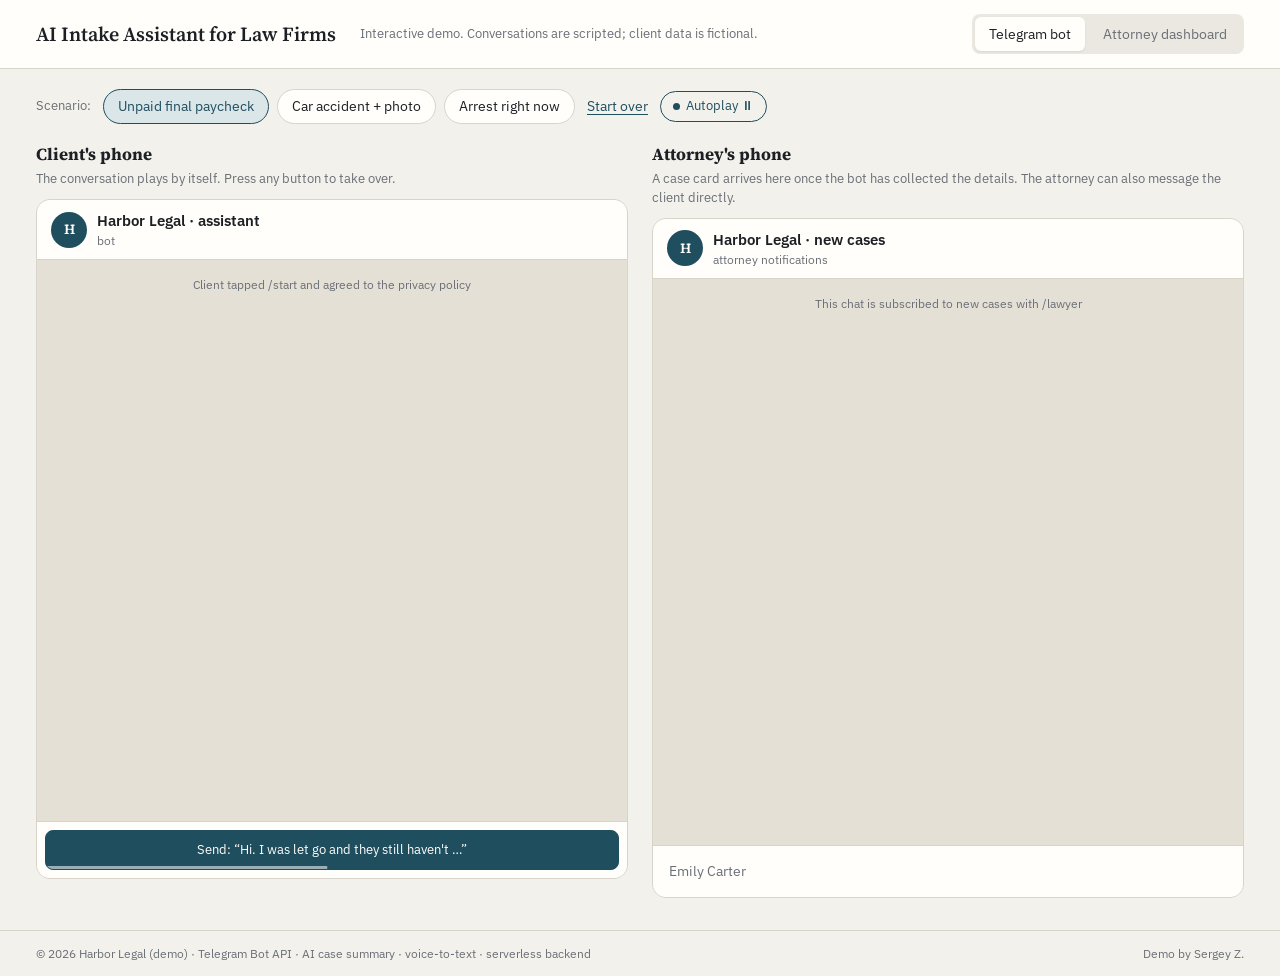
<file: en/ai-intake/index.html>
<!doctype html>
<html lang="en">
<head>
<meta charset="utf-8">
<meta name="viewport" content="width=device-width, initial-scale=1">
<meta name="robots" content="noindex, nofollow">
<title>AI Intake Assistant for Law Firms — demo</title>
<meta name="description" content="Demo: a Telegram bot interviews the client and the attorney gets a ready case card.">
<meta name="theme-color" content="#1f4e5f">
<link rel="icon" href="data:image/svg+xml,%3Csvg xmlns='http://www.w3.org/2000/svg' viewBox='0 0 32 32'%3E%3Crect width='32' height='32' rx='8' fill='%231f4e5f'/%3E%3Cpath d='M7 16.5 24.5 9l-3 15-5.2-4.2-3 2.7.4-4.4 7.3-6.6-9 5.5z' fill='%23f3f1ec'/%3E%3C/svg%3E">
<link rel="preconnect" href="https://fonts.googleapis.com">
<link rel="preconnect" href="https://fonts.gstatic.com" crossorigin>
<link href="https://fonts.googleapis.com/css2?family=IBM+Plex+Sans:wght@400;500;600&family=Source+Serif+4:opsz,wght@8..60,500;8..60,600&display=swap" rel="stylesheet">
<link rel="stylesheet" href="../../shared/demo.css">
<link rel="stylesheet" href="../../shared/chat-sim.css">
<script src="../../shared/chat-sim.js"></script>
<style>
:root {
  --bg: #f3f1ec;
  --surface: #fffefb;
  --surface-2: #ebe8e1;
  --line: #d9d4ca;
  --text: #1c1f23;
  --muted: #6a6f76;
  --accent: #1f4e5f;
  --accent-soft: #dbe6e9;
  --bubble-in: #ffffff;
  --bubble-out: #dcebe3;
  --bubble-lawyer: #f6ecd9;
  --lawyer: #9a6a1c;
  --chat-bg: #e4e0d6;
  --critical: #a3302a;
  --high: #b86b14;
  --medium: #8a7a1c;
  --low: #4f6b55;
  --font-ui: "IBM Plex Sans", system-ui, sans-serif;
  --font-head: "Source Serif 4", Georgia, serif;
  /* Лента «Демо для …» из shared/demo.css */
  --demo-accent: var(--accent);
  --demo-accent-fg: var(--surface);
  --demo-font-label: var(--font-ui);
  /* «друкує…» из shared/chat-sim.css */
  --chat-sim-bubble: var(--bubble-in);
  --chat-sim-dot: var(--muted);
}
@media (prefers-color-scheme: dark) {
  :root {
    --bg: #14171a;
    --surface: #1c2024;
    --surface-2: #252a2f;
    --line: #333a41;
    --text: #e7e4dd;
    --muted: #949aa1;
    --accent: #7fb2c2;
    --accent-soft: #23353c;
    --bubble-in: #252a2f;
    --bubble-out: #23382f;
    --bubble-lawyer: #3a3022;
    --lawyer: #e0b46a;
    --chat-bg: #111416;
    --critical: #e0675f;
    --high: #e09a4a;
    --medium: #cdbb55;
    --low: #84a98b;
  }
}
*, *::before, *::after { box-sizing: border-box; }
html, body { height: 100%; }
body {
  margin: 0;
  background: var(--bg);
  color: var(--text);
  font: 15px/1.45 var(--font-ui);
  -webkit-font-smoothing: antialiased;
}
button { font: inherit; color: inherit; cursor: pointer; position: relative; overflow: hidden; }
button:disabled { cursor: default; }
input, textarea { font: inherit; color: inherit; }
.wrapper { min-height: 100%; display: flex; flex-direction: column; overflow: clip; padding-top: var(--demo-ribbon-h, 0px); }
.wrapper > * { min-width: 0; }

/* Header */
.header { border-bottom: 1px solid var(--line); background: var(--surface); }
.header__inner {
  max-width: 1240px; margin: 0 auto; padding: 14px 16px;
  display: flex; flex-wrap: wrap; align-items: center; gap: 12px 24px;
}
.header__brand { font-family: var(--font-head); font-size: 20px; font-weight: 600; margin: 0; }
.header__note { color: var(--muted); font-size: 13px; margin: 0; }
.header__tabs { margin-left: auto; display: flex; gap: 4px; background: var(--surface-2); padding: 3px; border-radius: 8px; }
.header__tab { border: 0; background: none; padding: 7px 14px; border-radius: 6px; font-size: 14px; color: var(--muted); }
.header__tab--active { background: var(--surface); color: var(--text); box-shadow: 0 1px 2px rgb(0 0 0 / .08); }

/* Main */
.main { flex: 1; max-width: 1240px; width: 100%; margin: 0 auto; padding: 20px 16px 32px; }
.view { display: none; }
.view--active { display: block; }

/* Scenario picker + autoplay toggle */
.scenarios { display: flex; flex-wrap: wrap; align-items: center; gap: 8px; margin-bottom: 18px; }
.scenarios__label { color: var(--muted); font-size: 13px; margin-right: 4px; }
.scenarios__btn {
  border: 1px solid var(--line); background: var(--surface); border-radius: 999px;
  padding: 6px 14px; font-size: 14px;
}
.scenarios__btn--active { border-color: var(--accent); background: var(--accent-soft); color: var(--accent); }
.scenarios__restart { border: 0; background: none; color: var(--accent); font-size: 14px; padding: 6px 4px; text-decoration: underline; text-underline-offset: 3px; }
.scenarios__auto {
  display: inline-flex; align-items: center; gap: 6px;
  border: 1px solid var(--line); background: none; border-radius: 999px;
  padding: 5px 12px; font-size: 13px; color: var(--muted);
}
.scenarios__auto-dot { width: 7px; height: 7px; border-radius: 50%; background: var(--line); flex: none; }
.scenarios__auto--on { color: var(--accent); border-color: var(--accent); }
.scenarios__auto--on .scenarios__auto-dot { background: var(--accent); animation: pulse 1.6s ease-in-out infinite; }

/* Полоса автонажатия (.autobar) и «друкує…» (.typing) — shared/chat-sim.css */

/* Stage: two phones */
.stage { display: grid; grid-template-columns: repeat(2, minmax(0, 1fr)); gap: 24px; }
@media (max-width: 860px) { .stage { grid-template-columns: minmax(0, 1fr); } }
.stage__caption { font-family: var(--font-head); font-size: 17px; margin: 0 0 8px; }
.stage__hint { color: var(--muted); font-size: 13px; margin: -4px 0 10px; }

/* Chat (Telegram-like) */
.chat {
  border: 1px solid var(--line); border-radius: 14px; overflow: hidden;
  display: flex; flex-direction: column; height: min(680px, 82dvh); background: var(--chat-bg);
}
.chat__top { display: flex; align-items: center; gap: 10px; padding: 10px 14px; background: var(--surface); border-bottom: 1px solid var(--line); }
.chat__who { min-width: 0; }
.chat__avatar {
  width: 36px; height: 36px; border-radius: 50%; flex: none;
  display: grid; place-items: center; background: var(--accent); color: var(--surface);
  font-family: var(--font-head); font-weight: 600; font-size: 14px;
}
.chat__name { margin: 0; font-weight: 600; font-size: 15px; white-space: nowrap; overflow: hidden; text-overflow: ellipsis; }
.chat__status { margin: 0; font-size: 12px; color: var(--muted); }
.chat__body { flex: 1; overflow-y: auto; padding: 14px 12px; display: flex; flex-direction: column; gap: 6px; }
.chat__bottom { padding: 8px; background: var(--surface); border-top: 1px solid var(--line); min-height: 52px; display: flex; flex-wrap: wrap; gap: 6px; align-items: center; }
.chat__input { flex: 1; color: var(--muted); font-size: 14px; padding: 0 8px; min-width: 0; overflow: hidden; text-overflow: ellipsis; white-space: nowrap; }

.msg { max-width: 82%; padding: 7px 11px 6px; border-radius: 12px; background: var(--bubble-in); box-shadow: 0 1px 1px rgb(0 0 0 / .06); white-space: pre-line; overflow-wrap: anywhere; animation: msg-in .25s ease-out; }
.msg--out { align-self: flex-end; background: var(--bubble-out); border-bottom-right-radius: 4px; }
.msg--in { align-self: flex-start; border-bottom-left-radius: 4px; }
.msg--lawyer { background: var(--bubble-lawyer); border-left: 3px solid var(--lawyer); }
.msg--wide { max-width: 100%; width: 100%; white-space: normal; }
.msg--system { align-self: center; background: none; box-shadow: none; color: var(--muted); font-size: 12px; padding: 2px 8px; text-align: center; }
.msg__time { display: block; text-align: right; font-size: 11px; color: var(--muted); margin-top: 2px; }
.msg__meta { display: block; font-size: 12px; color: var(--muted); margin-bottom: 3px; }
.msg__sign { display: block; font-size: 12px; font-weight: 600; color: var(--lawyer); margin-bottom: 3px; }
.msg__placeholder { border-bottom: 1px dashed currentColor; color: var(--accent); }
.msg__voice { display: flex; align-items: center; gap: 8px; }
.msg__play { width: 30px; height: 30px; border-radius: 50%; background: var(--accent); flex: none; position: relative; }
.msg__play::after { content: ""; position: absolute; left: 12px; top: 9px; border: 6px solid transparent; border-left: 9px solid var(--surface); border-right: 0; }
.msg__wave { height: 18px; width: 120px; max-width: 40vw; background: repeating-linear-gradient(90deg, var(--accent) 0 2px, transparent 2px 5px); opacity: .5; clip-path: polygon(0 40%, 10% 10%, 20% 60%, 30% 0, 40% 50%, 50% 20%, 60% 70%, 70% 10%, 80% 40%, 90% 20%, 100% 50%, 100% 100%, 0 100%); }
.msg__photo { width: 200px; max-width: 100%; aspect-ratio: 3 / 4; border-radius: 8px; background: #fbfaf6; color: #333; padding: 14px 12px; font-size: 9px; line-height: 1.5; display: flex; flex-direction: column; gap: 6px; border: 1px solid var(--line); }
.msg__photo-title { font-family: var(--font-head); font-size: 12px; text-align: center; font-weight: 600; }
.msg__photo-line { height: 4px; background: #d6d2c8; border-radius: 2px; }
.msg__photo-line--short { width: 60%; }
.msg__contact { display: flex; align-items: center; gap: 8px; font-weight: 500; }
.msg__keyboard { display: grid; gap: 4px; margin-top: 6px; }
.msg__keyboard--two { grid-template-columns: 1fr 1fr; }
.msg__key { border: 0; border-radius: 6px; padding: 7px 8px; min-height: 36px; background: var(--accent-soft); color: var(--accent); font-size: 13px; font-weight: 500; text-align: center; }
.msg__key:disabled { opacity: .55; }
.msg__key--chosen { opacity: 1 !important; outline: 2px solid var(--accent); outline-offset: -2px; }
.msg__key--wide { grid-column: 1 / -1; }

.reply-kb { display: flex; flex-wrap: wrap; gap: 6px; width: 100%; }
.reply-kb__key { flex: 1 1 auto; min-height: 40px; max-width: 100%; border: 1px solid var(--line); background: var(--surface-2); border-radius: 8px; padding: 8px 10px; font-size: 13px; }
.reply-kb__key--accent { background: var(--accent); color: var(--surface); border-color: var(--accent); }
/* Reply-клавиатура запроса номера: кнопки во всю ширину, как в Telegram */
.reply-kb--stack { flex-direction: column; gap: 4px; }
.reply-kb--stack .reply-kb__key { width: 100%; min-height: 44px; font-size: 14px; }

.phone-form { display: flex; gap: 6px; width: 100%; }
.phone-form__input { flex: 1; min-width: 0; min-height: 44px; border: 1px solid var(--line); border-radius: 8px; padding: 8px 10px; background: var(--surface); font-size: 15px; }
.phone-form__send { border: 0; border-radius: 8px; padding: 0 14px; min-height: 44px; background: var(--accent); color: var(--surface); font-weight: 500; }

/* Lawyer card inside chat */
.card-msg { max-width: 92%; white-space: normal; }
.card-msg__head { font-weight: 600; margin-bottom: 4px; }
.card-msg__row { margin: 3px 0; }
.card-msg__row b { font-weight: 600; }
.card-msg__decision { margin-top: 6px; font-size: 13px; color: var(--muted); font-style: italic; }
.card-msg__actions { display: grid; grid-template-columns: 1fr 1fr; gap: 4px; margin-top: 8px; }
.urgency { display: inline-block; width: 9px; height: 9px; border-radius: 50%; margin-right: 6px; vertical-align: 1px; }
.urgency--critical { background: var(--critical); }
.urgency--high { background: var(--high); }
.urgency--medium { background: var(--medium); }
.urgency--low { background: var(--low); }

/* Lawyer writes to the client through the bot */
.composer { width: 100%; display: flex; flex-direction: column; gap: 6px; }
.composer__chips { display: flex; flex-wrap: wrap; gap: 4px; }
.composer__chip {
  max-width: 100%; border: 1px solid var(--line); background: var(--surface-2); border-radius: 999px;
  padding: 5px 10px; min-height: 32px; font-size: 12px; text-align: left;
  white-space: nowrap; text-overflow: ellipsis;
}
.composer__form { display: flex; gap: 6px; }
.composer__input { flex: 1; min-width: 0; min-height: 40px; border: 1px solid var(--line); border-radius: 8px; padding: 8px 10px; background: var(--surface); font-size: 14px; }
.composer__send { border: 0; border-radius: 8px; padding: 0 14px; min-height: 40px; background: var(--accent); color: var(--surface); font-size: 14px; font-weight: 500; }
.composer__return { align-self: flex-start; border: 1px solid var(--lawyer); background: none; color: var(--lawyer); border-radius: 8px; padding: 6px 12px; min-height: 36px; font-size: 13px; }

/* Date and time picker for «Запропонувати час» */
.picker { white-space: normal; }
.picker__title { font-weight: 600; margin: 0 0 6px; }
.picker__month { color: var(--muted); font-size: 12px; margin: 0 0 6px; }
.picker__week { display: grid; grid-template-columns: repeat(7, minmax(0, 1fr)); gap: 4px; }
.picker__weekday { text-align: center; font-size: 11px; color: var(--muted); padding-bottom: 2px; }
.picker__weekday--weekend { opacity: .6; }
.picker__day, .picker__slot {
  min-height: 40px; border: 1px solid var(--line); border-radius: 8px; background: var(--surface);
  font-size: 14px; padding: 0; font-variant-numeric: tabular-nums;
}
@media (max-width: 420px) {
  .msg--wide { padding-left: 8px; padding-right: 8px; }
  .picker__week { column-gap: 2px; }
}
.picker__day--weekend { background: var(--surface-2); color: var(--muted); }
.picker__day--today { border-color: var(--accent); font-weight: 600; }
.picker__day:disabled, .picker__slot:disabled { opacity: .35; }
.picker__day--selected, .picker__slot--selected { background: var(--accent); border-color: var(--accent); color: var(--surface); }
.picker__slots { display: grid; grid-template-columns: repeat(auto-fill, minmax(64px, 1fr)); gap: 4px; }
.picker__slot--busy { text-decoration: line-through; background: var(--surface-2); }
.picker__legend { color: var(--muted); font-size: 12px; margin: 6px 0 0; }
.picker__text { width: 100%; min-height: 96px; resize: vertical; border: 1px solid var(--line); border-radius: 8px; padding: 8px 10px; background: var(--surface); font-size: 14px; line-height: 1.4; }
.picker__actions { display: flex; flex-wrap: wrap; gap: 6px; margin-top: 8px; }
.picker__send { border: 0; border-radius: 8px; padding: 0 14px; min-height: 40px; background: var(--accent); color: var(--surface); font-weight: 500; }
.picker__back { border: 1px solid var(--line); border-radius: 8px; padding: 0 12px; min-height: 40px; background: none; font-size: 13px; }

@keyframes msg-in { from { opacity: 0; transform: translateY(6px); } }
@keyframes pulse { 50% { opacity: .35; } }
@media (prefers-reduced-motion: reduce) {
  .msg { animation: none; }
  .scenarios__auto--on .scenarios__auto-dot { animation: none; }
}

/* Panel */
.panel__title { font-family: var(--font-head); font-size: 26px; font-weight: 600; margin: 0 0 4px; }
.panel__sub { color: var(--muted); margin: 0 0 20px; overflow-wrap: anywhere; }
.stats { display: grid; grid-template-columns: repeat(4, minmax(0, 1fr)); gap: 12px; margin-bottom: 24px; }
@media (max-width: 720px) { .stats { grid-template-columns: repeat(2, minmax(0, 1fr)); } }
.stats__item { background: var(--surface); border: 1px solid var(--line); border-radius: 10px; padding: 14px 16px; }
.stats__value { font-family: var(--font-head); font-size: 30px; font-weight: 600; line-height: 1.1; }
.stats__label { color: var(--muted); font-size: 13px; }
.filters { display: flex; flex-wrap: wrap; gap: 6px; margin-bottom: 14px; }
.filters__btn { border: 1px solid var(--line); background: var(--surface); border-radius: 6px; padding: 5px 12px; font-size: 13px; }
.filters__btn--active { background: var(--text); color: var(--surface); border-color: var(--text); }

.cases { width: 100%; border-collapse: collapse; background: var(--surface); border: 1px solid var(--line); border-radius: 10px; overflow: hidden; }
.cases__head { text-align: left; font-size: 12px; text-transform: uppercase; letter-spacing: .04em; color: var(--muted); font-weight: 500; padding: 10px 14px; border-bottom: 1px solid var(--line); }
.cases__row { cursor: pointer; }
@media (any-hover: hover) { .cases__row:hover { background: var(--surface-2); } }
.cases__cell { padding: 12px 14px; border-bottom: 1px solid var(--line); vertical-align: top; }
.cases__row:last-child .cases__cell { border-bottom: 0; }
.cases__title { font-weight: 500; }
.cases__client { color: var(--muted); font-size: 13px; }
.status { display: inline-block; font-size: 12px; padding: 2px 8px; border-radius: 4px; background: var(--surface-2); white-space: nowrap; }
.status--new { background: var(--accent-soft); color: var(--accent); }
@media (max-width: 720px) {
  .cases, .cases__body, .cases__row, .cases__cell { display: block; }
  .cases { background: none; border: 0; }
  .cases__thead { display: none; }
  .cases__row { background: var(--surface); border: 1px solid var(--line); border-radius: 10px; margin-bottom: 10px; padding: 10px 0; }
  .cases__cell { border: 0; padding: 3px 14px; }
}

.case { background: var(--surface); border: 1px solid var(--line); border-radius: 10px; padding: 20px; margin-top: 18px; }
.case[hidden] { display: none; }
.case__title { font-family: var(--font-head); font-size: 21px; margin: 0 0 4px; }
.case__meta { color: var(--muted); font-size: 13px; margin: 0 0 14px; }
.case__grid { display: grid; grid-template-columns: minmax(0, 1.2fr) minmax(0, 1fr); gap: 24px; }
@media (max-width: 860px) { .case__grid { grid-template-columns: minmax(0, 1fr); } }
@media (max-width: 480px) { .case { padding: 14px; } }
.case__label { font-size: 12px; text-transform: uppercase; letter-spacing: .04em; color: var(--muted); margin: 14px 0 4px; }
.case__text { margin: 0; overflow-wrap: anywhere; }
.case__actions { display: flex; flex-wrap: wrap; gap: 6px; margin: 14px 0 0; }
.case__action { border: 1px solid var(--accent); background: none; color: var(--accent); border-radius: 8px; padding: 0 14px; min-height: 40px; font-size: 14px; }
.case__action:disabled { opacity: .5; }
.case__action--lawyer { border-color: var(--lawyer); color: var(--lawyer); }
.case__picker { margin-top: 12px; padding: 12px; border: 1px solid var(--line); border-radius: 10px; background: var(--bg); }
.timeline { display: flex; flex-direction: column; gap: 8px; max-height: 360px; overflow-y: auto; padding-right: 4px; }
.timeline__item { font-size: 14px; padding: 8px 10px; border-radius: 8px; background: var(--surface-2); overflow-wrap: anywhere; }
.timeline__item--bot { background: var(--accent-soft); }
.timeline__item--lawyer { background: var(--bubble-lawyer); border-left: 3px solid var(--lawyer); }
.timeline__item--system { background: none; color: var(--muted); font-size: 12px; text-align: center; padding: 2px; }
.timeline__who { font-size: 12px; color: var(--muted); display: block; }

.footer { border-top: 1px solid var(--line); }
.footer__inner { max-width: 1240px; margin: 0 auto; padding: 14px 16px; display: flex; flex-wrap: wrap; justify-content: space-between; gap: 6px 16px; }
.footer__copy, .footer__dev { margin: 0; font-size: 12px; color: var(--muted); }
.footer__dev-link { color: inherit; }
</style></head>
<body>
<div class="wrapper">
  <header class="header">
    <div class="header__inner">
      <p class="header__brand">AI Intake Assistant for Law Firms</p>
      <p class="header__note">Interactive demo. Conversations are scripted; client data is fictional.</p>
      <nav class="header__tabs" aria-label="Demo sections">
        <button class="header__tab header__tab--active" data-view="bot" type="button">Telegram bot</button>
        <button class="header__tab" data-view="panel" type="button">Attorney dashboard</button>
      </nav>
    </div>
  </header>

  <main class="main">
    <section class="view view--active" id="view-bot">
      <div class="scenarios">
        <span class="scenarios__label">Scenario:</span>
        <button class="scenarios__btn scenarios__btn--active" data-scenario="labor" type="button">Unpaid final paycheck</button>
        <button class="scenarios__btn" data-scenario="injury" type="button">Car accident + photo</button>
        <button class="scenarios__btn" data-scenario="critical" type="button">Arrest right now</button>
        <button class="scenarios__restart" id="restart" type="button" data-auto-keep>Start over</button>
        <button class="scenarios__auto scenarios__auto--on" id="auto-toggle" type="button" aria-pressed="true" data-auto-keep>
          <span class="scenarios__auto-dot" aria-hidden="true"></span><span id="auto-label">Autoplay ⏸</span>
        </button>
      </div>

      <div class="stage">
        <div class="stage__col">
          <h2 class="stage__caption">Client's phone</h2>
          <p class="stage__hint" id="client-hint">The conversation plays by itself. Press any button to take over.</p>
          <div class="chat">
            <div class="chat__top">
              <div class="chat__avatar">H</div>
              <div class="chat__who">
                <p class="chat__name">Harbor Legal · assistant</p>
                <p class="chat__status" id="client-status">bot</p>
              </div>
            </div>
            <div class="chat__body" id="client-body"></div>
            <div class="chat__bottom" id="client-bottom"><span class="chat__input">Message</span></div>
          </div>
        </div>

        <div class="stage__col">
          <h2 class="stage__caption">Attorney's phone</h2>
          <p class="stage__hint">A case card arrives here once the bot has collected the details. The attorney can also message the client directly.</p>
          <div class="chat">
            <div class="chat__top">
              <div class="chat__avatar">H</div>
              <div class="chat__who">
                <p class="chat__name">Harbor Legal · new cases</p>
                <p class="chat__status">attorney notifications</p>
              </div>
            </div>
            <div class="chat__body" id="lawyer-body"></div>
            <div class="chat__bottom" id="lawyer-bottom"></div>
          </div>
        </div>
      </div>
    </section>

    <section class="view panel" id="view-panel">
      <h1 class="panel__title">Overview</h1>
      <p class="panel__sub">Emily Carter · Harbor Legal, Boston</p>
      <div class="stats" id="stats"></div>
      <div class="filters" id="filters"></div>
      <table class="cases">
        <thead class="cases__thead">
          <tr>
            <th class="cases__head">Case</th>
            <th class="cases__head">Category</th>
            <th class="cases__head">Urgency</th>
            <th class="cases__head">Status</th>
            <th class="cases__head">Received</th>
          </tr>
        </thead>
        <tbody class="cases__body" id="cases-body"></tbody>
      </table>
      <article class="case" id="case" hidden></article>
    </section>
  </main>

  <footer class="footer">
    <div class="footer__inner">
      <p class="footer__copy">© 2026 Harbor Legal (demo) · Telegram Bot API · AI case summary · voice-to-text · serverless backend</p>
      <p class="footer__dev">Demo by Sergey Z.</p>
    </div>
  </footer>
</div>

<script>
/* ==========================================================================
   English demo «AI Intake Assistant for Law Firms» (based on ai-sekretar/).
   Autoplay: labor → injury → critical → labor … Any visitor click on a button switches
   to manual mode until «Start over» or the autoplay toggle.
   Bubbles, «typing…» and autoplay come from ../../shared/chat-sim.js.
   ========================================================================== */

// Autoplay tempo, ms
const TEMPO = {
  userStep: 2500,
  choice: 2500,
  botTyping: 1100,
  botTypingCritical: 700,
  voice: 500,
  card: 400,
  next: 5000,
};
const ORDER = ['labor', 'injury', 'critical'];

const CATEGORY = { labor: 'Employment', injury: 'Personal injury', criminal: 'Criminal', family: 'Family', debt: 'Debt', property: 'Real estate', traffic: 'Traffic', immigration: 'Immigration' };
const URGENCY = { critical: 'critical', high: 'high', medium: 'medium', low: 'low' };
const STATUS = { new: 'New', in_progress: 'In progress', scheduled: 'Scheduled', rejected: 'Declined', closed: 'Closed' };
// Slots: next two business days from today
const SLOTS = (() => {
  const days = [];
  const d = new Date();
  while (days.length < 2) { d.setDate(d.getDate() + 1); if (d.getDay() % 6) days.push(new Date(d)); }
  const f = (x) => x.toLocaleDateString('en-US', { weekday: 'short', month: 'short', day: 'numeric' });
  return [`${f(days[0])} at 10:00 AM`, `${f(days[0])} at 3:00 PM`, `${f(days[1])} at 11:00 AM`];
})();
const WEEKDAYS = ['Mon', 'Tue', 'Wed', 'Thu', 'Fri', 'Sat', 'Sun'];

const $ = (id) => document.getElementById(id);
const clientBody = $('client-body');
const clientBottom = $('client-bottom');
const lawyerBody = $('lawyer-body');
const lawyerBottom = $('lawyer-bottom');
const clientStatus = $('client-status');
const { reduceMotion, sleep, time, esc } = window.ChatSim;
// [placeholder] in bot text — highlighted spot for the firm's own data
const fmt = (s) => esc(s).replace(/\[([^\]]+)\]/g, '<span class="msg__placeholder">$1</span>');

const P = {
  person: 'Emily Carter', firm: 'Harbor Legal', city: 'Boston',
  phone: '[your office number]', office: '[your office address]',
};
const signature = () => `Attorney ${P.person}`;

const SC = {
  labor: {
    title: 'Unpaid final paycheck after termination',
    steps: [
      { from: 'user', text: 'Hi. I was let go and they still haven\'t paid my final paycheck.' },
      { from: 'bot', text: 'Hi, I\'m sorry that happened. I\'ll help you prepare your case for the attorney. When was your last day of work?' },
      { from: 'user', text: 'October 2' },
      { from: 'bot', text: 'Got it. How did the employment end?', quick: ['I was fired', 'Laid off', 'I resigned', 'Not sure'] },
      { from: 'user', text: 'I was fired' },
      { from: 'bot', text: 'Roughly how much are you owed?' },
      { from: 'user', voice: '0:06', text: 'About forty-eight hundred dollars. Two weeks of pay plus my unused vacation days.' },
      { from: 'bot', text: 'Thank you. Were you on payroll as a regular employee (W-2)?', quick: ['Yes', 'No, contractor', 'Not sure'] },
      { from: 'user', text: 'Yes, for three years' },
      { from: 'bot', text: 'What documents do you have? You can send a photo of the termination letter or your last pay stub.' },
      { from: 'user', photo: 'TERMINATION LETTER', text: '' },
      { from: 'bot', text: 'I can see a termination letter dated 10/02/2026, effective immediately. What\'s your name, and which city are you in?' },
      { from: 'user', text: 'Andrew, Boston' },
      { from: 'bot', text: 'Andrew, please share your phone number so the attorney can reach you.', contact: true },
      { from: 'user', contact: '+1 (•••) •••-••41' },
      { from: 'bot', text: 'Thank you! I\'m passing your case to the attorney. Please pick a time for your consultation:', slots: true, card: true },
    ],
    card: {
      id: 101, urgency: 'high', category: 'labor',
      summary: 'Client was terminated on 10/02/2026. Final paycheck (~$4,800: two weeks of wages plus unused vacation) has not been paid. W-2 employee for 3 years.',
      goal: 'Recover unpaid wages and statutory penalties for late payment.',
      deadlines: 'terminated 10/02/2026; final pay was due on the last day of work — verify state rules',
      documents: '1 provided (termination letter) · still needed: last pay stub, employment agreement',
      client: 'Andrew, +1 (•••) •••-••41, @andrew_k, Boston',
    },
    chips: [`Hi Andrew, this is ${signature()}. I've reviewed your termination letter — let's discuss how to recover your pay.`, 'Please bring your last pay stub and any employment agreement to the consultation.', 'Would today at 4:00 PM work for you?'],
    replies: ['Great, thank you! I\'ll bring the documents.', 'How long does something like this usually take?'],
  },
  injury: {
    title: 'Car accident, other driver ran a red light',
    steps: [
      { from: 'user', text: 'I was in a car accident 3 days ago. The other driver\'s insurance keeps calling me. What should I do?' },
      { from: 'bot', text: 'I\'m sorry to hear that — I hope you\'re okay. The attorney will advise you on the next steps; I\'ll help you prepare so the consultation is as useful as possible. Can you send a photo of the police report?' },
      { from: 'user', photo: 'POLICE REPORT', text: '' },
      { from: 'bot', text: 'I can see a police report dated 10/12/2026: the other driver was cited for running a red light. Were you injured?', quick: ['Yes', 'Not sure yet', 'No'] },
      { from: 'user', text: 'Yes, neck and back pain. I went to the ER' },
      { from: 'bot', text: 'Noted. Has the other driver\'s insurer asked you for a recorded statement?', quick: ['Yes, scheduled', 'They asked', 'No'] },
      { from: 'user', text: 'Yes, scheduled' },
      { from: 'bot', text: 'Thank you. I\'m marking this as urgent. What\'s your name, and which city are you in?' },
      { from: 'user', text: 'Victor, Cambridge' },
      { from: 'bot', text: 'Victor, please share your phone number so the attorney can reach you.', contact: true },
      { from: 'user', contact: '+1 (•••) •••-••07' },
      { from: 'bot', text: 'Thank you! I\'m passing your case to the attorney. Since the insurer call is coming up, I recommend the earliest slot:', slots: true, card: true },
    ],
    card: {
      id: 102, urgency: 'high', category: 'injury',
      summary: 'Rear-end/intersection collision on 10/12/2026; other driver cited for running a red light. Client has neck and back pain, visited the ER. The other driver\'s insurer has scheduled a recorded statement.',
      goal: 'Protect the claim and recover medical costs and damages.',
      deadlines: 'insurer recorded statement — upcoming; statute of limitations — verify',
      documents: '1 provided (police report) · still needed: ER records, photos of the vehicles, insurance details',
      client: 'Victor, +1 (•••) •••-••07, @victor_s, Cambridge',
    },
    chips: [`Hi Victor, this is ${signature()}. I've reviewed the police report — please don't give a recorded statement before we talk.`, 'Please bring your ER records and photos of both cars to the consultation.', 'Keep all medical bills and receipts — we\'ll need them.'],
    replies: ['Okay, I\'ll postpone the call. Thank you!', 'Should I also bring my own insurance policy?'],
  },
  critical: {
    title: 'Family member arrested',
    steps: [
      { from: 'user', text: 'My brother was just arrested by the police!! What do I do?' },
      { from: 'bot', critical: true, text: `I understand, this is very stressful. The attorney has already been notified. Call right now: ${P.phone}.\n\nUntil the attorney arrives, your brother should not sign anything or answer questions without a lawyer.\n\nPlease share your number so the attorney can call you back immediately.`, contact: true, card: true },
      { from: 'user', contact: '+1 (•••) •••-••93' },
      { from: 'bot', text: 'Thank you, I\'ve passed your number to the attorney. If you know where your brother is being held, tell me and I\'ll forward it right away.' },
      { from: 'user', text: 'District police station near the train station' },
      { from: 'bot', text: 'Forwarded. The attorney will contact you shortly.' },
    ],
    card: {
      id: 103, urgency: 'critical', category: 'criminal',
      summary: 'The client\'s brother was just arrested by the police. Details unknown.',
      goal: 'Immediate representation for the detained person.',
      deadlines: 'arrest happening now',
      documents: 'none provided',
      client: 'Irene, +1 (•••) •••-••93, @irene_p, city not given',
    },
    chips: [`Hi Irene, this is ${signature()}. I'm heading to the station now.`, 'Tell your brother: don\'t sign anything or answer questions without a lawyer.', 'Please send me your brother\'s full name and date of birth.'],
    replies: ['Thank you! Sending it now.', 'I told my brother, thank you.'],
  },
};

/* --- Autoplay (shared/chat-sim.js) -------------------------------------- */

let runId = 0;
let current = 'labor';

const sim = window.ChatSim.create({
  root: document,
  manual: 'button, .cases__row',
  getRun: () => runId,
  tempo: TEMPO,
  onAuto(on) {
    const btn = $('auto-toggle');
    btn.classList.toggle('scenarios__auto--on', on);
    btn.setAttribute('aria-pressed', String(on));
    $('auto-label').textContent = on ? 'Autoplay ⏸' : 'Autoplay ▶';
    $('client-hint').textContent = on
      ? 'The conversation plays by itself. Press any button to take over.'
      : 'Press the buttons to answer as the client.';
  },
});
const setAuto = (on) => sim.setAuto(on);
const autoPress = (target, ms) => sim.press(target, ms);
const autoPause = (ms) => sim.pause(ms);
const waitFor = (cond, run) => sim.waitFor(cond, run);

/* --- Scenario state ------------------------------------------------------- */

let S = null;
let LOG = [];

function freshState() {
  return {
    handoff: false, composerOpen: false, draft: '', replyIdx: 0, lawyerSpoke: false,
    taken: false, rejected: false, slotsDecided: false, picker: null, proposal: null, caseRow: null,
  };
}

const scrollDown = (body) => sim.scrollDown(body);
const addMsg = (body, cls, html) => sim.addMsg(body, cls, html);

function log(who, text) { LOG.push({ who, text }); }

function botSay(text, extra = '') {
  addMsg(clientBody, 'msg--in', `${fmt(text)}${extra}<span class="msg__time">${time()}</span>`);
  log('bot', text);
}

function systemLine(text) {
  addMsg(clientBody, 'msg--system', esc(text));
  log('system', text);
}

function userBubble(step) {
  const t = `<span class="msg__time">${time()}</span>`;
  if (step.voice) {
    addMsg(clientBody, 'msg--out', `<div class="msg__voice"><span class="msg__play"></span><span class="msg__wave"></span><span>${step.voice}</span></div>${t}`);
    log('client', '[voice message] ' + step.text);
  } else if (step.photo) {
    addMsg(clientBody, 'msg--out', `<div class="msg__photo"><div class="msg__photo-title">${esc(step.photo)}</div><div class="msg__photo-line"></div><div class="msg__photo-line"></div><div class="msg__photo-line msg__photo-line--short"></div><div class="msg__photo-line"></div><div class="msg__photo-line msg__photo-line--short"></div></div>${t}`);
    log('client', '[document photo: ' + step.photo + ']');
  } else if (step.contact) {
    addMsg(clientBody, 'msg--out', `<div class="msg__contact">Contact: ${esc(step.contact)}</div>${t}`);
    log('client', '[contact: ' + step.contact + ']');
  } else {
    addMsg(clientBody, 'msg--out', `${esc(step.text)}${t}`);
    log('client', step.text);
  }
}

/* --- Client keyboard ------------------------------------------------------ */

let clientPrompt = null;

function renderClientBottom() {
  clientBottom.innerHTML = '';
  const sc = SC[current];
  if (S.handoff && S.replyIdx < sc.replies.length) {
    const kb = document.createElement('div');
    kb.className = 'reply-kb';
    kb.innerHTML = `<button class="reply-kb__key reply-kb__key--accent" type="button" data-reply>Reply: “${esc(sc.replies[S.replyIdx])}”</button>`;
    clientBottom.appendChild(kb);
    return;
  }
  if (!S.handoff && clientPrompt) { clientPrompt(); return; }
  clientBottom.innerHTML = '<span class="chat__input">Message</span>';
}

function waitForUser(step, prevBot) {
  return new Promise((resolve) => {
    clientPrompt = () => {
      const kb = document.createElement('div');
      kb.className = 'reply-kb';
      const add = (label, main) => {
        const b = document.createElement('button');
        b.type = 'button';
        b.className = 'reply-kb__key' + (main ? ' reply-kb__key--accent' : '');
        if (main) b.dataset.step = '';
        b.textContent = label;
        b.addEventListener('click', () => {
          clientPrompt = null;
          clientBottom.innerHTML = '<span class="chat__input">Message</span>';
          resolve();
        });
        kb.appendChild(b);
      };
      if (step.contact) {
        kb.classList.add('reply-kb--stack');
        add('📱 Share my phone number', true);
        const other = document.createElement('button');
        other.type = 'button';
        other.className = 'reply-kb__key';
        other.textContent = '✏️ Different number';
        other.addEventListener('click', () => askOtherPhone(resolve));
        kb.appendChild(other);
      } else if (step.photo) add('Send document photo', true);
      else if (step.voice) add('Send voice message', true);
      else if (prevBot && prevBot.quick && prevBot.quick.includes(step.text)) prevBot.quick.forEach((q) => add(q, q === step.text));
      else add('Send: “' + (step.text.length > 40 ? step.text.slice(0, 40) + '…' : step.text) + '”', true);
      clientBottom.appendChild(kb);
    };
    renderClientBottom();
    autoPress(() => clientBottom.querySelector('[data-step]'), TEMPO.userStep);
  });
}

// «✏️ Different number»: the visitor types a number; US format
let phoneDraft = '';
async function askOtherPhone(resolve) {
  const run = runId;
  clientPrompt = null;
  addMsg(clientBody, 'msg--out', `✏️ Different number<span class="msg__time">${time()}</span>`);
  log('client', 'Different number');
  clientBottom.innerHTML = '<span class="chat__input">Message</span>';
  await botTyping(TEMPO.botTyping);
  if (run !== runId) return;
  botSay('Please type the number where it\'s best to reach you.');
  phoneDraft = '';
  clientPrompt = () => {
    const form = document.createElement('form');
    form.className = 'phone-form';
    form.innerHTML = '<input class="phone-form__input" type="tel" inputmode="tel" autocomplete="off" placeholder="+1 (555) 123-4567" aria-label="Phone number"><button class="phone-form__send" type="submit">Send</button>';
    const input = form.querySelector('.phone-form__input');
    input.value = phoneDraft;
    input.addEventListener('input', () => { phoneDraft = input.value; });
    form.addEventListener('submit', async (e) => {
      e.preventDefault();
      const raw = input.value.trim();
      if (!raw) return;
      const digits = raw.replace(/[\s().-]/g, '');
      addMsg(clientBody, 'msg--out', `${esc(raw)}<span class="msg__time">${time()}</span>`);
      log('client', raw);
      phoneDraft = '';
      if (/^(\+?1)?\d{10}$/.test(digits)) {
        clientPrompt = null;
        clientBottom.innerHTML = '<span class="chat__input">Message</span>';
        resolve('typed');
        return;
      }
      input.value = '';
      await botTyping(TEMPO.botTyping);
      if (run !== runId) return;
      botSay('That number doesn\'t look right. Please use the format +1 (555) 123-4567.');
    });
    clientBottom.appendChild(form);
  };
  renderClientBottom();
}

const botTyping = (ms) => sim.typing(clientBody, ms, clientStatus, 'bot');

/* --- Case card for the attorney -------------------------------------------- */

function sendCard(sc) {
  const c = sc.card;
  addMsg(lawyerBody, 'msg--in card-msg', `
    <div class="card-msg__head"><span class="urgency urgency--${c.urgency}"></span>${CATEGORY[c.category]} · Urgency: ${URGENCY[c.urgency]}</div>
    <div class="card-msg__row"><b>Summary:</b> ${esc(c.summary)}</div>
    <div class="card-msg__row"><b>Client's goal:</b> ${esc(c.goal)}</div>
    <div class="card-msg__row"><b>Key deadlines:</b> ${esc(c.deadlines)}</div>
    <div class="card-msg__row"><b>Documents:</b> ${esc(c.documents)}</div>
    <div class="card-msg__row"><b>Client:</b> ${esc(c.client)}</div>
    <div class="card-msg__decision" hidden></div>
    <div class="card-msg__actions">
      <button class="msg__key" data-act="take" type="button">Accept case</button>
      <button class="msg__key" data-act="time" type="button">Propose a time</button>
      <button class="msg__key" data-act="reject" type="button">Decline</button>
      <button class="msg__key" data-act="panel" type="button">Open in dashboard</button>
      <button class="msg__key msg__key--wide" data-act="write" type="button">Message the client</button>
    </div>
    <span class="msg__time">${time()}</span>`);
}

function cardNote(text) {
  const d = lawyerBody.querySelector('.card-msg__decision');
  if (!d) return;
  d.hidden = false;
  d.textContent = `${text} · ${P.person}, ${time()}`;
}

function cardButtons() {
  const q = (a) => lawyerBody.querySelector(`.card-msg [data-act="${a}"]`);
  const set = (a, off) => { const b = q(a); if (b) b.disabled = off; };
  set('take', S.taken || S.rejected);
  set('reject', S.taken || S.rejected);
  set('time', S.rejected || !!S.proposal || !!S.picker);
  set('write', S.rejected);
  ['take', 'reject'].forEach((a) => { const b = q(a); if (b) b.classList.toggle('msg__key--chosen', a === 'take' ? S.taken : S.rejected); });
  const t = q('time'); if (t) t.classList.toggle('msg__key--chosen', !!S.proposal);
}

function decide(act) {
  const row = S.caseRow;
  if (act === 'take' && !S.taken && !S.rejected) {
    S.taken = true;
    cardNote('Case accepted');
    if (row && row.status === 'new') row.status = 'in_progress';
    botSay(`Attorney ${P.person} has accepted your case and will contact you shortly.`);
  }
  if (act === 'reject' && !S.taken && !S.rejected) {
    S.rejected = true;
    S.picker = null;
    cardNote('Declined');
    if (row) row.status = 'rejected';
    botSay('Unfortunately, the attorney can\'t take this case. We recommend contacting your local legal aid office or the state bar referral service.');
  }
  if (act === 'time' && !S.picker && !S.proposal && !S.rejected) {
    S.picker = { step: 'date', date: null, time: '', text: '' };
  }
  if (act === 'write' && !S.rejected) S.composerOpen = true;
  renderLive();
}

/* --- Attorney takes over the conversation -------------------------------------- */

function lawyerSend(text) {
  text = text.trim();
  if (!text) return;
  if (!S.handoff) {
    S.handoff = true;
    systemLine('The attorney is now replying; the bot is paused');
    addMsg(lawyerBody, 'msg--system', 'You are in the conversation. Bot paused');
  }
  addMsg(clientBody, 'msg--in msg--lawyer', `<span class="msg__sign">${esc(signature())}</span>${esc(text)}<span class="msg__time">${time()}</span>`);
  addMsg(lawyerBody, 'msg--out', `<span class="msg__meta">To client, via the bot</span>${esc(text)}<span class="msg__time">${time()}</span>`);
  log('lawyer', text);
  S.draft = '';
  S.lawyerSpoke = true;
  renderLive();
}

function clientReply() {
  const sc = SC[current];
  const text = sc.replies[S.replyIdx];
  if (!text) return;
  S.replyIdx++;
  addMsg(clientBody, 'msg--out', `${esc(text)}<span class="msg__time">${time()}</span>`);
  addMsg(lawyerBody, 'msg--in', `<span class="msg__meta">Client writes</span>${esc(text)}<span class="msg__time">${time()}</span>`);
  log('client', text);
  renderLive();
}

function returnToBot() {
  if (!S.handoff) return;
  S.handoff = false;
  S.composerOpen = false;
  systemLine('Conversation handed back to the bot');
  addMsg(lawyerBody, 'msg--system', 'Conversation handed back to the bot');
  renderLive();
}

function composerHTML(withReturn) {
  const chips = SC[current].chips.map((c, i) => `<button class="composer__chip" type="button" data-chip="${i}" title="${esc(c)}">${esc(c)}</button>`).join('');
  return `<div class="composer">
    <div class="composer__chips">${chips}</div>
    <form class="composer__form">
      <input class="composer__input" type="text" value="${esc(S.draft)}" placeholder="Message the client…" aria-label="Message to the client from the bot">
      <button class="composer__send" type="submit">Send</button>
    </form>
    ${withReturn && S.handoff ? '<button class="composer__return" type="button">Hand back to bot</button>' : ''}
  </div>`;
}

/* --- «Propose a time»: date, time, message --------------------------------- */

const dayKey = (d) => `${d.getFullYear()}-${String(d.getMonth() + 1).padStart(2, '0')}-${String(d.getDate()).padStart(2, '0')}`;
const today0 = () => { const d = new Date(); d.setHours(0, 0, 0, 0); return d; };
const dateLabel = (d) => d.toLocaleDateString('en-US', { weekday: 'short', month: 'short', day: 'numeric' });
const TIMES = Array.from({ length: 18 }, (_, i) => `${String(9 + Math.floor(i / 2)).padStart(2, '0')}:${i % 2 ? '30' : '00'}`);
const ampm = (t) => { const [h, m] = t.split(':').map(Number); return `${((h + 11) % 12) + 1}:${String(m).padStart(2, '0')} ${h < 12 ? 'AM' : 'PM'}`; };

function pickerDays() {
  const t = today0();
  const dow = (t.getDay() + 6) % 7;
  const start = new Date(t);
  start.setDate(t.getDate() - dow);
  const weeks = dow >= 3 ? 4 : 3;
  return Array.from({ length: weeks * 7 }, (_, i) => { const d = new Date(start); d.setDate(start.getDate() + i); return d; });
}

function slotBusy(d, i) { return (d.getDate() * 7 + i * 5) % 6 === 0 || i === 6; }
function slotPast(d, t) {
  const now = new Date();
  if (dayKey(d) !== dayKey(now)) return false;
  const [h, m] = t.split(':').map(Number);
  return h * 60 + m <= now.getHours() * 60 + now.getMinutes() + 30;
}

function proposalText(d, t) {
  const when = `${dateLabel(d)} at ${ampm(t)}`;
  if (S.handoff) return `Hello! I can meet with you on ${when}. Does that work for you, or should we find another time?`;
  return `Hello! Attorney ${P.person} can meet with you on ${when}. Does that work for you, or should we find another time?`;
}

function pickerHTML() {
  const pk = S.picker;
  if (pk.step === 'date') {
    const days = pickerDays();
    const t = today0();
    const months = [...new Set(days.map((d) => d.toLocaleDateString('en-US', { month: 'long' })))].join(' – ');
    const head = WEEKDAYS.map((w, i) => `<span class="picker__weekday${i >= 5 ? ' picker__weekday--weekend' : ''}">${w}</span>`).join('');
    const cells = days.map((d) => {
      const wk = (d.getDay() + 6) % 7 >= 5;
      const cls = 'picker__day' + (wk ? ' picker__day--weekend' : '') + (dayKey(d) === dayKey(t) ? ' picker__day--today' : '');
      return `<button class="${cls}" type="button" data-date="${dayKey(d)}" aria-label="${esc(dateLabel(d))}"${d < t ? ' disabled' : ''}>${d.getDate()}</button>`;
    }).join('');
    return `<div class="picker"><p class="picker__title">Choose a consultation date</p><p class="picker__month">${esc(months)}</p>
      <div class="picker__week">${head}${cells}</div>
      <div class="picker__actions"><button class="picker__back" type="button" data-picker="cancel">Cancel</button></div></div>`;
  }
  if (pk.step === 'time') {
    const slots = TIMES.map((t, i) => {
      const busy = slotBusy(pk.date, i);
      const past = slotPast(pk.date, t);
      return `<button class="picker__slot${busy ? ' picker__slot--busy' : ''}" type="button" data-time="${t}"${busy || past ? ' disabled' : ''}${busy ? ' aria-label="' + ampm(t) + ', busy"' : ''}>${ampm(t).replace(' ', ' ')}</button>`;
    }).join('');
    return `<div class="picker"><p class="picker__title">Time · ${esc(dateLabel(pk.date))}</p>
      <div class="picker__slots">${slots}</div>
      <p class="picker__legend">Crossed out — busy in your calendar</p>
      <div class="picker__actions"><button class="picker__back" type="button" data-picker="date">← Other date</button></div></div>`;
  }
  return `<div class="picker"><p class="picker__title">Message to the client</p>
    <textarea class="picker__text" aria-label="Proposed time message">${esc(pk.text)}</textarea>
    <div class="picker__actions">
      <button class="picker__send" type="button">Send to client</button>
      <button class="picker__back" type="button" data-picker="time">← Change time</button>
    </div></div>`;
}

function pickDate(key) {
  const [y, m, d] = key.split('-').map(Number);
  S.picker = { step: 'time', date: new Date(y, m - 1, d), time: '', text: '' };
  renderLive();
}

function pickTime(t) {
  S.picker.time = t;
  S.picker.step = 'preview';
  S.picker.text = proposalText(S.picker.date, t);
  renderLive();
}

function sendProposal() {
  const pk = S.picker;
  const text = pk.text.trim() || proposalText(pk.date, pk.time);
  const label = `${dateLabel(pk.date)} at ${ampm(pk.time)}`;
  S.proposal = { label, short: `${pk.date.getMonth() + 1}/${pk.date.getDate()} ${ampm(pk.time)}`, answered: false };
  S.picker = null;
  const keys = '<div class="msg__keyboard msg__keyboard--two"><button class="msg__key" type="button" data-answer="yes">Yes, that works</button><button class="msg__key" type="button" data-answer="no">Another time</button></div>';
  if (S.handoff) {
    addMsg(clientBody, 'msg--in msg--lawyer', `<span class="msg__sign">${esc(signature())}</span>${esc(text)}${keys}<span class="msg__time">${time()}</span>`);
    log('lawyer', text);
  } else {
    botSay(text, keys);
  }
  addMsg(lawyerBody, 'msg--out', `<span class="msg__meta">Proposed to the client</span>${esc(label)}<span class="msg__time">${time()}</span>`);
  cardNote('Time proposed: ' + label);
  renderLive();
}

function answerProposal(yes, btn) {
  const pr = S.proposal;
  if (!pr || pr.answered) return;
  pr.answered = true;
  btn.closest('.msg__keyboard').querySelectorAll('.msg__key').forEach((b) => { b.disabled = true; });
  btn.classList.add('msg__key--chosen');
  addMsg(clientBody, 'msg--out', `${yes ? 'Yes, that works' : 'Another time'}<span class="msg__time">${time()}</span>`);
  log('client', yes ? 'Yes, that works' : 'Another time');
  if (yes) {
    botSay(`You're booked for a consultation: ${pr.label}.\nAddress: ${P.office}, ${P.city}. I'll send you a reminder the day before.`);
    addMsg(lawyerBody, 'msg--in', `<span class="urgency urgency--low"></span>Client confirmed: ${esc(pr.label)}\nCase #${SC[current].card.id}<span class="msg__time">${time()}</span>`);
    if (S.caseRow) { S.caseRow.status = 'scheduled'; S.caseRow.appt = pr.short; }
  } else {
    botSay('I\'ve let the attorney know you need another time. She\'ll suggest other options.');
    addMsg(lawyerBody, 'msg--in', `${esc(pr.label)} doesn't work for the client — they're asking for another time.<span class="msg__time">${time()}</span>`);
    S.proposal = null;
  }
  renderLive();
}

function chooseSlot(btn) {
  const box = btn.closest('.msg__keyboard');
  if (S.slotsDecided) return;
  S.slotsDecided = true;
  box.querySelectorAll('.msg__key').forEach((b) => { b.disabled = true; });
  btn.classList.add('msg__key--chosen');
  const sc = SC[current];
  if (btn.dataset.slot === 'other') {
    addMsg(clientBody, 'msg--out', `Another time<span class="msg__time">${time()}</span>`);
    log('client', 'Another time');
    botSay('I\'ve let the attorney know you need another time. She\'ll suggest other options.');
    addMsg(lawyerBody, 'msg--in', `Client from case #${sc.card.id} is asking for another consultation time.<span class="msg__time">${time()}</span>`);
    renderLive();
    return;
  }
  const slot = SLOTS[Number(btn.dataset.slot)];
  addMsg(clientBody, 'msg--out', `${esc(slot)}<span class="msg__time">${time()}</span>`);
  log('client', slot);
  botSay(`You're booked for a consultation: ${slot}.\nAddress: ${P.office}, ${P.city}. I'll send you a reminder the day before.`);
  addMsg(lawyerBody, 'msg--in', `<span class="urgency urgency--low"></span>New booking: ${esc(slot)}\nCase #${sc.card.id}, ${esc(sc.card.client.split(',')[0])}<span class="msg__time">${time()}</span>`);
  if (S.caseRow) { S.caseRow.status = 'scheduled'; S.caseRow.appt = slot.replace(/^\w+, /, '').replace(' at ', ', '); }
  renderLive();
}

/* --- Live re-render ---------------------------------------------------------- */

let pickerBubble = null;

function renderLive() {
  lawyerBottom.innerHTML = S.composerOpen || S.handoff ? composerHTML(true) : `<span class="chat__input">${esc(P.person)}</span>`;
  if (S.picker) {
    if (!pickerBubble || !pickerBubble.isConnected) pickerBubble = addMsg(lawyerBody, 'msg--in msg--wide', '');
    pickerBubble.innerHTML = pickerHTML();
    scrollDown(lawyerBody);
  } else if (pickerBubble) {
    pickerBubble.remove();
    pickerBubble = null;
  }
  cardButtons();
  renderClientBottom();
  scrollDown(clientBody);
  scrollDown(lawyerBody);
  renderPanel();
  renderLiveCase();
}

/* --- Attorney dashboard ------------------------------------------------------ */

const daysAgo = (n) => { const d = new Date(); d.setDate(d.getDate() - n); return d.toLocaleDateString('en-US', { month: 'short', day: 'numeric' }); };
let CASES = [
  { id: 41, title: 'Divorce, division of the family home', client: 'Natalie', category: 'family', urgency: 'medium', status: 'in_progress', date: daysAgo(1) },
  { id: 40, title: 'Car accident, at-fault driver uninsured', client: 'Oliver', category: 'injury', urgency: 'medium', status: 'scheduled', date: daysAgo(1) },
  { id: 39, title: 'Collection agency calls, $3,000 debt', client: 'Sarah', category: 'debt', urgency: 'low', status: 'new', date: daysAgo(2) },
  { id: 38, title: 'Probate, father\'s estate, two heirs', client: 'Michael', category: 'property', urgency: 'medium', status: 'in_progress', date: daysAgo(3) },
  { id: 37, title: 'Speeding ticket, license at risk', client: 'Ryan', category: 'traffic', urgency: 'high', status: 'scheduled', date: daysAgo(4) },
  { id: 36, title: 'Child support modification', client: 'Julia', category: 'family', urgency: 'low', status: 'closed', date: daysAgo(6) },
  { id: 35, title: 'Two months of unpaid wages', client: 'Peter', category: 'labor', urgency: 'medium', status: 'rejected', date: daysAgo(7) },
];
let filter = 'all';
let openCaseId = null;

const statusText = (x) => STATUS[x.status] + (x.status === 'scheduled' && x.appt ? ' · ' + x.appt : '');

function renderPanel() {
  const count = (s) => CASES.filter((x) => x.status === s).length;
  $('stats').innerHTML = [
    [count('new'), 'New'], [count('in_progress'), 'In progress'], [count('scheduled'), 'Scheduled'], [CASES.length, 'This week'],
  ].map(([v, l]) => `<div class="stats__item"><div class="stats__value">${v}</div><div class="stats__label">${l}</div></div>`).join('');

  $('filters').innerHTML = [['all', 'All'], ...Object.entries(STATUS)]
    .map(([k, l]) => `<button class="filters__btn${filter === k ? ' filters__btn--active' : ''}" data-filter="${k}" type="button">${l}</button>`).join('');

  $('cases-body').innerHTML = CASES.filter((x) => filter === 'all' || x.status === filter).map((x) => `
    <tr class="cases__row" data-id="${x.id}">
      <td class="cases__cell"><div class="cases__title">${esc(x.title)}</div><div class="cases__client">#${x.id} · ${esc(x.client)}</div></td>
      <td class="cases__cell">${CATEGORY[x.category]}</td>
      <td class="cases__cell"><span class="urgency urgency--${x.urgency}"></span>${URGENCY[x.urgency]}</td>
      <td class="cases__cell"><span class="status${x.status === 'new' ? ' status--new' : ''}">${esc(statusText(x))}</span></td>
      <td class="cases__cell">${x.date}</td>
    </tr>`).join('');
}

function timelineHTML(items) {
  const who = { bot: 'Bot', client: 'Client', lawyer: signature(), system: '' };
  return items.map((s) => `<div class="timeline__item timeline__item--${s.who}">${who[s.who] ? `<span class="timeline__who">${esc(who[s.who])}</span>` : ''}${esc(s.text)}</div>`).join('');
}

function renderCase(id) {
  const x = CASES.find((c) => c.id === id);
  const box = $('case');
  openCaseId = x ? id : null;
  if (!x) { box.hidden = true; return; }
  const c = x.card || { summary: 'Demo record without a full case card.', goal: '—', deadlines: '—', documents: '—', client: x.client };
  box.innerHTML = `
    <h2 class="case__title">${esc(x.title)}</h2>
    <p class="case__meta" data-mount="meta"></p>
    <div class="case__grid">
      <div>
        <p class="case__label">Summary</p><p class="case__text">${esc(c.summary)}</p>
        <p class="case__label">Client's goal</p><p class="case__text">${esc(c.goal)}</p>
        <p class="case__label">Key deadlines</p><p class="case__text">${esc(c.deadlines)}</p>
        <p class="case__label">Documents</p><p class="case__text">${esc(c.documents)}</p>
        <p class="case__label">Client</p><p class="case__text">${esc(c.client)}</p>
        <div data-mount="tools"></div>
      </div>
      <div>
        <p class="case__label">Conversation</p>
        <div class="timeline" data-mount="timeline">${x.live ? '' : '<p class="case__text">The conversation is saved here when a case comes in from the bot.</p>'}</div>
        <div data-mount="reply"></div>
      </div>
    </div>`;
  box.hidden = false;
  renderLiveCase();
  box.scrollIntoView({ behavior: reduceMotion.matches ? 'auto' : 'smooth', block: 'start' });
}

function renderLiveCase() {
  const box = $('case');
  if (box.hidden || openCaseId === null) return;
  const x = CASES.find((c) => c.id === openCaseId);
  if (!x) return;
  const mount = (n) => box.querySelector(`[data-mount="${n}"]`);
  mount('meta').textContent = `#${x.id} · ${CATEGORY[x.category]} · urgency ${URGENCY[x.urgency]} · ${statusText(x)}`;
  if (!x.live || x !== S.caseRow) return;
  const tl = mount('timeline');
  tl.innerHTML = timelineHTML(LOG);
  tl.scrollTop = tl.scrollHeight;
  mount('tools').innerHTML = `
    <div class="case__actions">
      <button class="case__action" type="button" data-act="time"${S.rejected || S.proposal || S.picker ? ' disabled' : ''}>Propose a time</button>
      ${S.handoff ? '<button class="case__action case__action--lawyer composer__return" type="button">Hand back to bot</button>' : ''}
    </div>
    ${S.picker ? `<div class="case__picker">${pickerHTML()}</div>` : ''}`;
  const reply = mount('reply');
  const focused = reply.contains(document.activeElement);
  if (!focused) reply.innerHTML = `<p class="case__label">Reply to the client via the bot</p>${composerHTML(false)}`;
}

function showView(name) {
  document.querySelectorAll('.header__tab').forEach((t) => t.classList.toggle('header__tab--active', t.dataset.view === name));
  document.querySelectorAll('.view').forEach((v) => v.classList.toggle('view--active', v.id === 'view-' + name));
}

function openPanel(id) { showView('panel'); renderCase(id); }

/* --- Scenario ------------------------------------------------------------- */

function markScenario(name) {
  document.querySelectorAll('.scenarios__btn').forEach((x) => x.classList.toggle('scenarios__btn--active', x.dataset.scenario === name));
}

const cardBtn = (act) => () => lawyerBody.querySelector(`.card-msg [data-act="${act}"]:not(:disabled)`);
const inLawyer = (sel) => () => lawyerBody.querySelector(sel) || lawyerBottom.querySelector(sel);

// Autoplay finale: one showcase path per scenario
async function autoFinale(name, run) {
  const step = async (target, cond) => { autoPress(target, TEMPO.choice); return waitFor(cond, run); };
  const slots = (sel) => () => clientBody.querySelector(`.msg__keyboard [data-slot${sel}]:not(:disabled)`);
  if (name === 'labor') {
    // Slots don't fit → attorney proposes date and time → client agrees
    if (!S.slotsDecided && !(await step(slots('="other"'), () => S.slotsDecided))) return false;
    if (!(await step(cardBtn('time'), () => S.picker || S.proposal))) return false;
    const t = today0();
    const day = pickerDays().find((d) => d > t && (d.getDay() + 6) % 7 < 5);
    if (S.picker && S.picker.step === 'date' && day) {
      if (!(await step(inLawyer(`.picker__day[data-date="${dayKey(day)}"]`), () => !S.picker || S.picker.step !== 'date'))) return false;
    }
    if (S.picker && S.picker.step === 'time') {
      const i = TIMES.findIndex((tm, k) => tm >= '15:00' && !slotBusy(S.picker.date, k));
      if (!(await step(inLawyer(`.picker__slot[data-time="${TIMES[i < 0 ? 0 : i]}"]`), () => !S.picker || S.picker.step !== 'time'))) return false;
    }
    if (S.picker && !(await step(inLawyer('.picker__send'), () => S.proposal))) return false;
    if (!(await step(() => clientBody.querySelector('[data-answer="yes"]:not(:disabled)'), () => !S.proposal || S.proposal.answered))) return false;
  } else if (name === 'injury') {
    // Slot → accept → attorney writes to the client → reply → hand back to bot
    if (!S.slotsDecided && !(await step(slots('="0"'), () => S.slotsDecided))) return false;
    if (!S.taken && !(await step(cardBtn('take'), () => S.taken || S.rejected))) return false;
    if (!(await step(cardBtn('write'), () => S.composerOpen || S.handoff))) return false;
    const chip = SC.injury.chips[0];
    if (!(await step(() => lawyerBottom.querySelector('[data-chip="0"]'), () => S.draft === chip || S.lawyerSpoke))) return false;
    if (!(await step(() => lawyerBottom.querySelector('.composer__send'), () => S.lawyerSpoke))) return false;
    if (!(await step(() => clientBottom.querySelector('[data-reply]'), () => S.replyIdx > 0))) return false;
    if (!(await step(() => lawyerBottom.querySelector('.composer__return'), () => !S.handoff))) return false;
  } else if (!S.taken && !(await step(cardBtn('take'), () => S.taken || S.rejected))) {
    return false;
  }
  return true;
}

async function play(name) {
  const run = ++runId;
  sim.reset();
  current = name;
  markScenario(name);
  const sc = SC[name];
  S = freshState();
  LOG = [];
  clientPrompt = null;
  pickerBubble = null;
  clientBody.innerHTML = '';
  lawyerBody.innerHTML = '';
  CASES = CASES.filter((x) => !x.live);
  if (openCaseId !== null && !CASES.some((x) => x.id === openCaseId)) { $('case').hidden = true; openCaseId = null; }
  addMsg(clientBody, 'msg--system', 'Client tapped /start and agreed to the privacy policy');
  addMsg(lawyerBody, 'msg--system', 'This chat is subscribed to new cases with /lawyer');
  renderLive();

  let prevBot = null;
  for (const step of sc.steps) {
    if (!(await waitFor(() => !S.handoff, run))) return;
    if (step.from === 'user') {
      const how = await waitForUser(step, prevBot);
      if (run !== runId) return;
      if (how !== 'typed') userBubble(step);
      if (step.voice) {
        await sleep(TEMPO.voice);
        if (run !== runId) return;
        addMsg(clientBody, 'msg--in', `<span class="msg__meta">Voice message transcribed:</span>“${esc(step.text)}”<span class="msg__time">${time()}</span>`);
      }
      renderLiveCase();
      continue;
    }
    await botTyping(step.critical ? TEMPO.botTypingCritical : TEMPO.botTyping);
    if (run !== runId) return;
    const slotKeys = step.slots
      ? `<div class="msg__keyboard">${SLOTS.map((s, i) => `<button class="msg__key" type="button" data-slot="${i}">${s}</button>`).join('')}<button class="msg__key" type="button" data-slot="other">Another time</button></div>`
      : '';
    botSay(step.text, slotKeys);
    prevBot = step;
    if (step.card) {
      S.caseRow = { id: sc.card.id, live: true, title: sc.title, client: sc.card.client.split(',')[0], category: sc.card.category, urgency: sc.card.urgency, status: 'new', date: 'just now', card: sc.card };
      CASES.unshift(S.caseRow);
      await sleep(TEMPO.card);
      if (run !== runId) return;
      sendCard(sc);
    }
    renderLive();
  }

  if (sim.auto && !(await autoFinale(name, run))) return;
  await autoPause(TEMPO.next);
  if (run !== runId) return;
  play(ORDER[(ORDER.indexOf(name) + 1) % ORDER.length]);
}

/* --- Events --------------------------------------------------------------- */

document.addEventListener('click', (e) => {
  const t = e.target;
  const on = (sel) => t.closest(sel);
  let b;
  if ((b = on('.header__tab'))) return showView(b.dataset.view);
  if ((b = on('.scenarios__btn'))) return play(b.dataset.scenario);
  if (on('#restart')) { setAuto(true); return play(current); }
  if (on('#auto-toggle')) return setAuto(!sim.auto);
  if ((b = on('[data-filter]'))) { filter = b.dataset.filter; return renderPanel(); }
  if ((b = on('.cases__row'))) return renderCase(Number(b.dataset.id));
  if (!S) return;
  if ((b = on('.card-msg [data-act], .case__action[data-act]'))) {
    if (b.dataset.act === 'panel') return openPanel(SC[current].card.id);
    return decide(b.dataset.act);
  }
  if ((b = on('[data-slot]'))) return chooseSlot(b);
  if ((b = on('[data-answer]'))) return answerProposal(b.dataset.answer === 'yes', b);
  if ((b = on('[data-reply]'))) return clientReply();
  if ((b = on('.composer__chip'))) {
    S.draft = SC[current].chips[Number(b.dataset.chip)];
    S.composerOpen = true;
    document.querySelectorAll('.composer__input').forEach((i) => { i.value = S.draft; });
    return;
  }
  if (on('.composer__return')) return returnToBot();
  if ((b = on('.picker__day'))) return pickDate(b.dataset.date);
  if ((b = on('.picker__slot'))) return pickTime(b.dataset.time);
  if (on('.picker__send')) return sendProposal();
  if ((b = on('[data-picker]'))) {
    const to = b.dataset.picker;
    if (to === 'cancel') S.picker = null;
    else if (to === 'date') S.picker = { step: 'date', date: null, time: '', text: '' };
    else S.picker.step = 'time';
    return renderLive();
  }
});

document.addEventListener('submit', (e) => {
  if (!e.target.closest('.composer__form') || !S) return;
  e.preventDefault();
  const reply = $('case').querySelector('[data-mount="reply"]');
  lawyerSend(S.draft);
  if (reply) reply.innerHTML = `<p class="case__label">Reply to the client via the bot</p>${composerHTML(false)}`;
});

document.addEventListener('input', (e) => {
  if (!S) return;
  if (e.target.matches('.composer__input')) {
    S.draft = e.target.value;
    document.querySelectorAll('.composer__input').forEach((i) => { if (i !== e.target) i.value = S.draft; });
  }
  if (e.target.matches('.picker__text') && S.picker) S.picker.text = e.target.value;
});

play('labor');
</script>
</body>
</html>
</file>
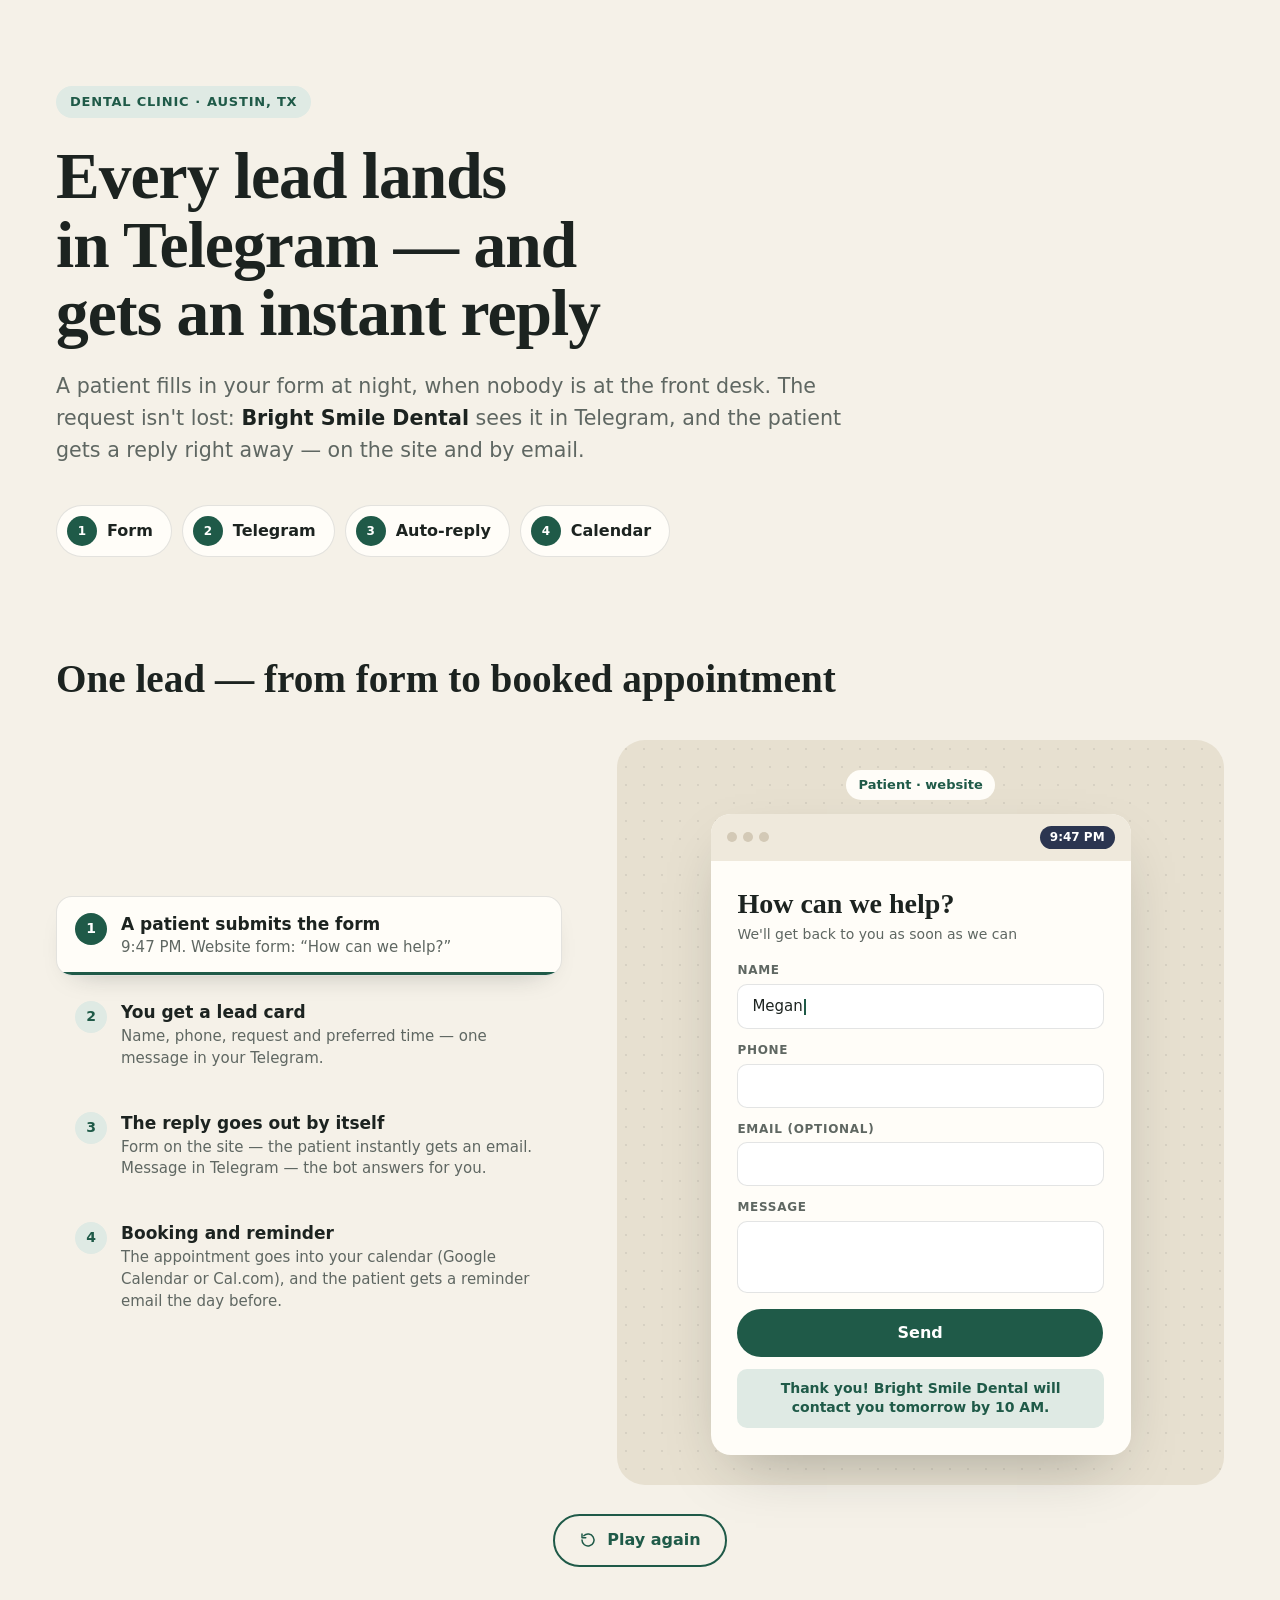
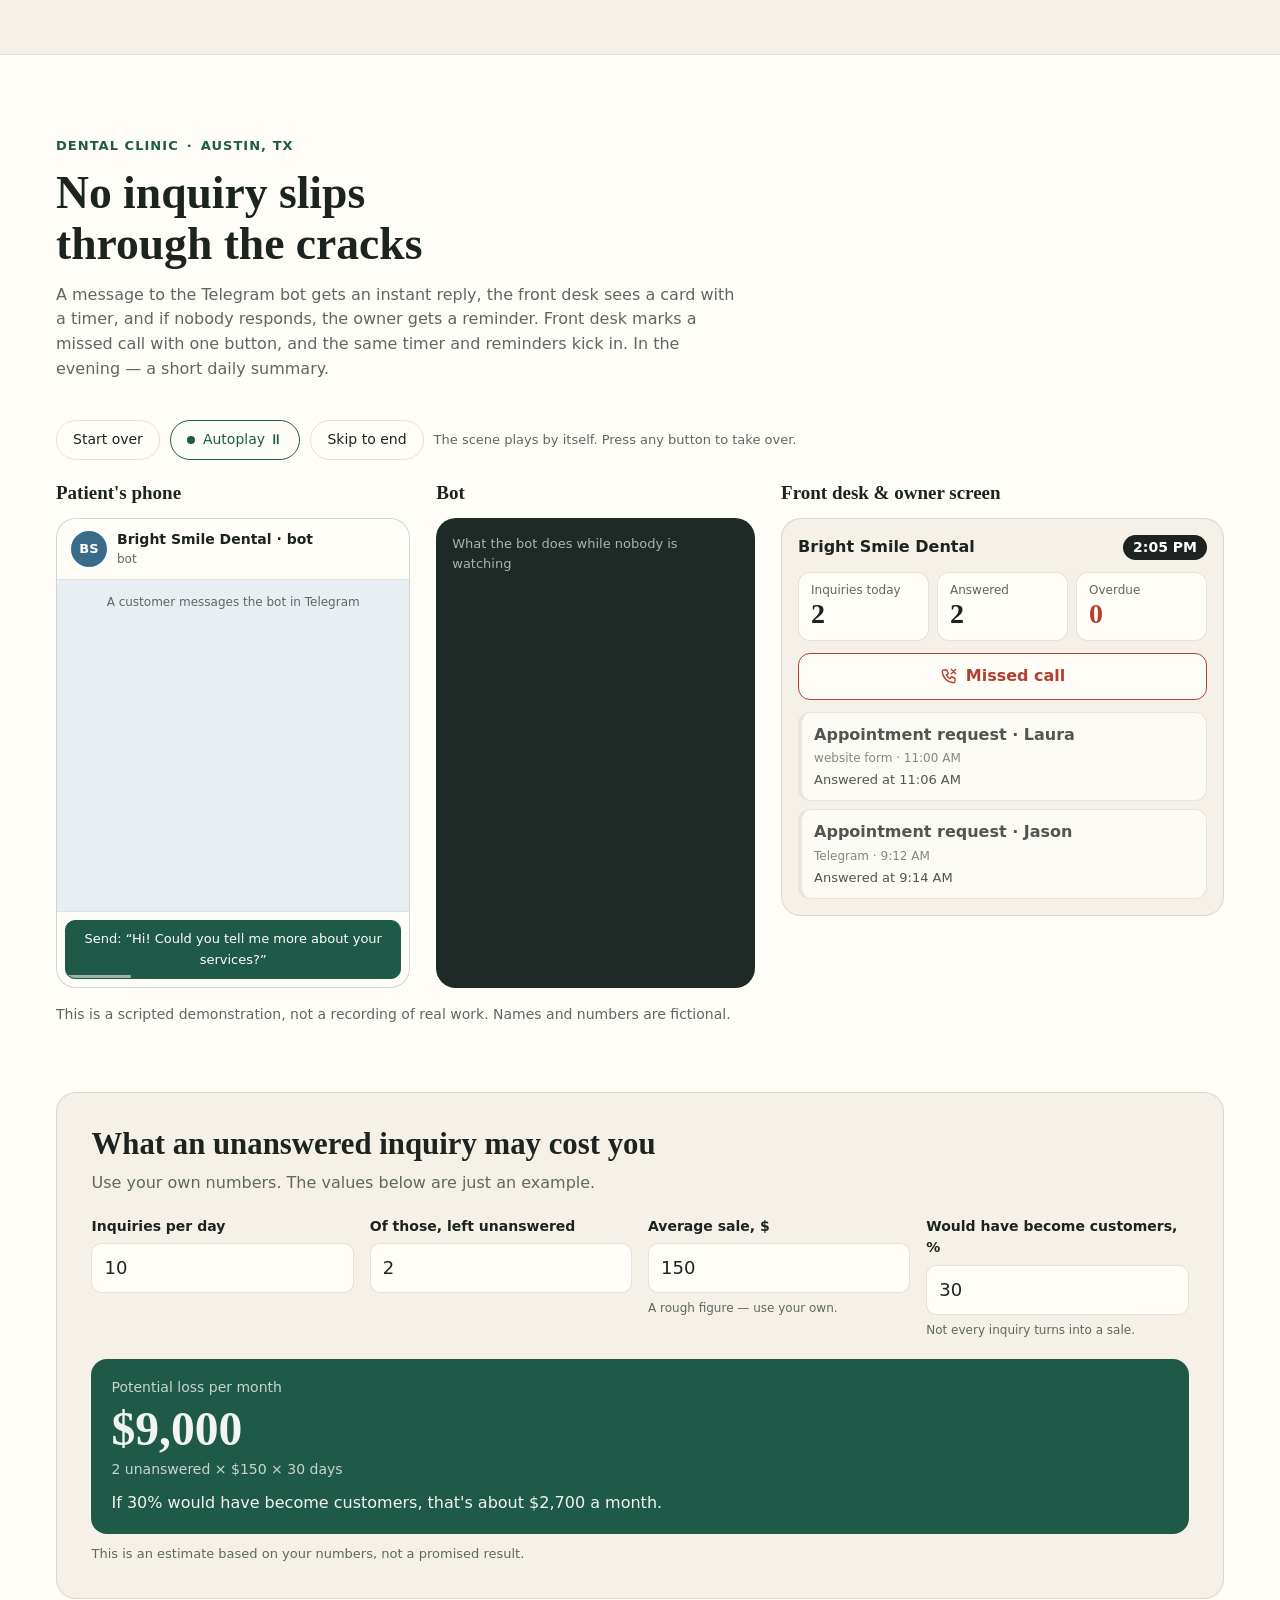
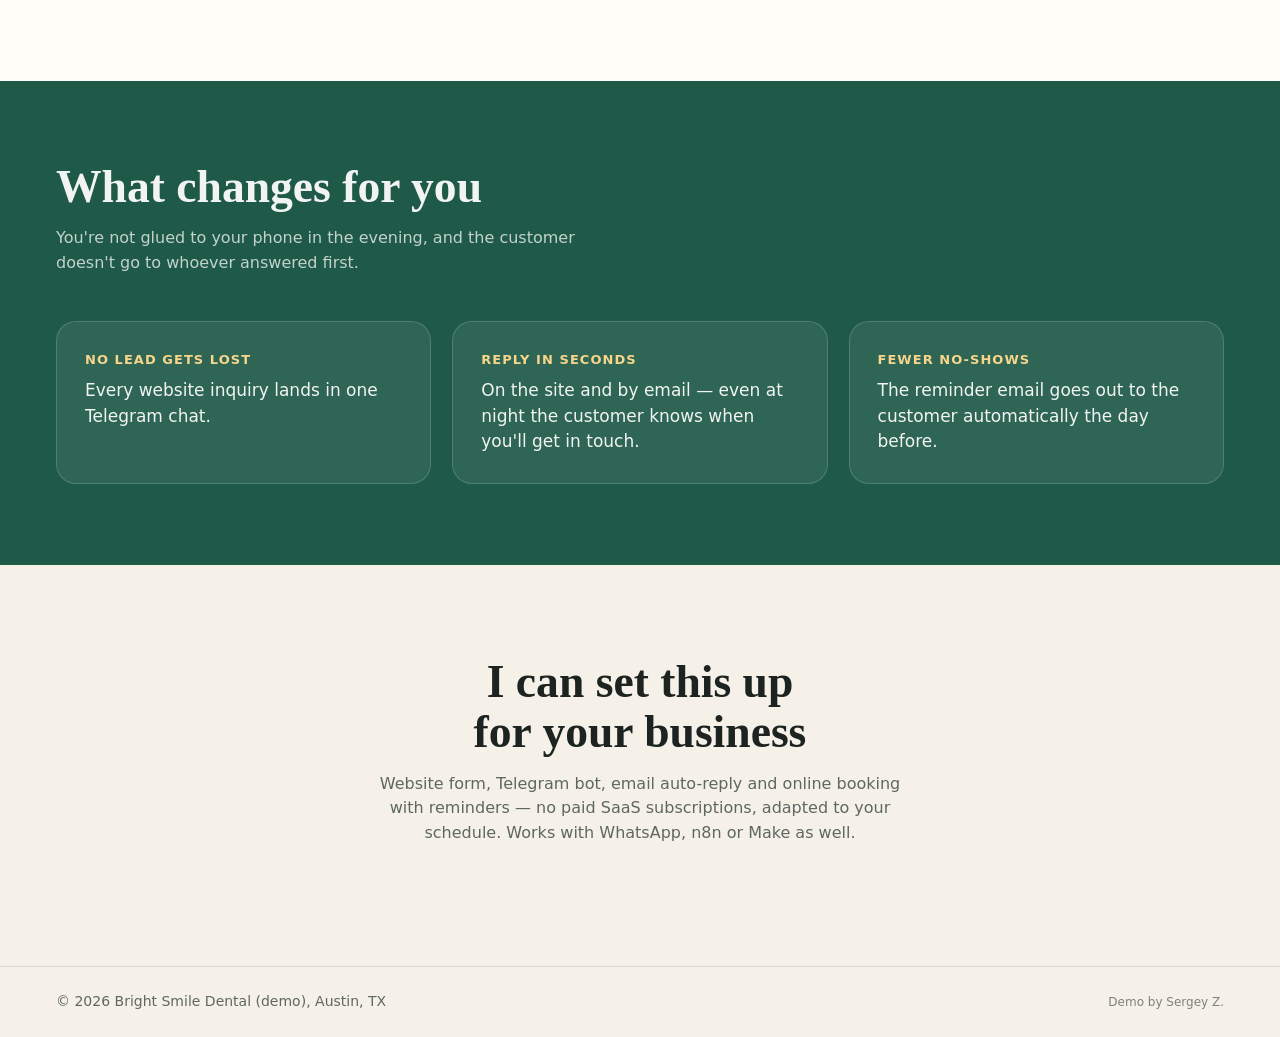
<file: en/lead-response/index.html>
<!DOCTYPE html>
<html lang="en" style="--demo-ribbon-h: 0px">
<head>
	<meta charset="UTF-8">
	<meta name="viewport" content="width=device-width, initial-scale=1.0">
	<meta name="robots" content="noindex, nofollow">
	<title>Instant Lead Response &amp; Follow-up — demo</title>
	<meta name="description" content="Demo: a website lead becomes a Telegram card, the client gets an instant reply, the appointment lands in the calendar with a reminder.">
	<meta name="theme-color" content="#1f5a48">
	<link rel="icon" href="img/favicon.svg" type="image/svg+xml">
	<link rel="stylesheet" href="../../shared/demo.css">
	<link rel="stylesheet" href="../../shared/scene.css">
	<link rel="stylesheet" href="../../shared/chat-sim.css">
	<link rel="stylesheet" href="css/style.css">
	<script>
		// Fictional business for the English demo (replaces the token loader ../../shared/demo.js)
		window.demoReady = Promise.resolve({ name: 'Bright Smile Dental', city: 'Austin, TX', niche_check: 150 });
	</script>
	<script src="../../shared/chat-sim.js"></script>
	<script src="../../shared/scene.js" defer></script>
	<script src="js/main.js" defer></script>
	<script src="js/flow.js" defer></script>
</head>
<body>

	<div class="wrapper">
		<main class="wrapper__main">

			<section class="hero">
				<div class="hero__container">
					<p class="hero__label">Dental clinic<span aria-hidden="true">·</span>Austin, TX</p>
					<h1 class="hero__title">Every lead lands in&nbsp;<span translate="no">Telegram</span> — and gets an instant reply</h1>
					<p class="hero__lead">
						A patient fills in your form at night, when nobody is at the front desk. The request isn't lost:
						<span class="hero__name">Bright Smile Dental</span> sees it in <span translate="no">Telegram</span>, and the patient gets a reply right away — on the site and by email.
					</p>
					<ol class="hero__steps">
						<li class="hero__step"><a class="hero__step-link" href="#player-title"><span class="hero__step-num">1</span>Form</a></li>
						<li class="hero__step"><a class="hero__step-link" href="#player-title"><span class="hero__step-num">2</span><span translate="no">Telegram</span></a></li>
						<li class="hero__step"><a class="hero__step-link" href="#player-title"><span class="hero__step-num">3</span>Auto-reply</a></li>
						<li class="hero__step"><a class="hero__step-link" href="#player-title"><span class="hero__step-num">4</span>Calendar</a></li>
					</ol>
				</div>
			</section>

			<section class="player" aria-labelledby="player-title" data-player>
				<div class="player__container">
					<h2 class="player__title" id="player-title">One lead — from form to booked appointment</h2>

					<div class="player__body">
						<ol class="player__steps">
							<li class="player__step">
								<button type="button" class="player__step-button" data-step="0">
									<span class="player__step-num">1</span>
									<span class="player__step-text">
										<span class="player__step-title">A patient submits the form</span>
										<span class="player__step-lead">9:47 PM. Website form: “How can we help?”</span>
									</span>
									<span class="player__step-bar" aria-hidden="true"></span>
								</button>
							</li>
							<li class="player__step">
								<button type="button" class="player__step-button" data-step="1">
									<span class="player__step-num">2</span>
									<span class="player__step-text">
										<span class="player__step-title">You get a lead card</span>
										<span class="player__step-lead">Name, phone, request and preferred time — one message in your <span translate="no">Telegram</span>.</span>
									</span>
									<span class="player__step-bar" aria-hidden="true"></span>
								</button>
							</li>
							<li class="player__step">
								<button type="button" class="player__step-button" data-step="2">
									<span class="player__step-num">3</span>
									<span class="player__step-text">
										<span class="player__step-title">The reply goes out by itself</span>
										<span class="player__step-lead">Form on the site — the patient instantly gets an email. Message in <span translate="no">Telegram</span> — the bot answers for you.</span>
									</span>
									<span class="player__step-bar" aria-hidden="true"></span>
								</button>
							</li>
							<li class="player__step">
								<button type="button" class="player__step-button" data-step="3">
									<span class="player__step-num">4</span>
									<span class="player__step-text">
										<span class="player__step-title">Booking and reminder</span>
										<span class="player__step-lead">The appointment goes into your calendar (Google Calendar or Cal.com), and the patient gets a reminder email the day before.</span>
									</span>
									<span class="player__step-bar" aria-hidden="true"></span>
								</button>
							</li>
						</ol>

						<p class="player__caption" data-caption aria-hidden="true"></p>

						<div class="player__stage" aria-live="polite">

							<!-- Scene 1: lead form -->
							<div class="player__scene" data-scene="0" data-duration="9000">
								<span class="player__who">Patient · website</span>
								<div class="lead-form">
									<div class="lead-form__bar" aria-hidden="true">
										<span class="lead-form__dot"></span><span class="lead-form__dot"></span><span class="lead-form__dot"></span>
										<span class="lead-form__clock">9:47 PM</span>
									</div>
									<div class="lead-form__body">
										<p class="lead-form__title">How can we help?</p>
										<p class="lead-form__sub">We'll get back to you as soon as we can</p>
										<span class="lead-form__label">Name</span>
										<span class="lead-form__field" data-type="Megan" data-type-at="500"></span>
										<span class="lead-form__label">Phone</span>
										<span class="lead-form__field" data-type="(512) 555-0148" data-type-at="1300"></span>
										<span class="lead-form__label">Email (optional)</span>
										<span class="lead-form__field" data-type="megan@example.com" data-type-at="2200"></span>
										<span class="lead-form__label">Message</span>
										<span class="lead-form__field lead-form__field--area" data-type="I'd like to book a cleaning. Tomorrow after noon works." data-type-at="3300"></span>
										<span class="lead-form__button reveal reveal--press" data-delay="6000">Send</span>
										<span class="lead-form__sent reveal" data-delay="6600">Thank you! Bright Smile Dental will contact you tomorrow by 10 AM.</span>
									</div>
								</div>
							</div>

							<!-- Scene 2: lead card in Telegram -->
							<div class="player__scene" data-scene="1" data-duration="6000">
								<span class="player__who">Bright Smile Dental · <span translate="no">Telegram</span></span>
								<div class="phone phone--compact">
									<div class="phone__screen">
										<div class="phone__status" aria-hidden="true"><span>9:47</span><span>●●● ▮</span></div>
										<div class="chat">
											<div class="chat__head">
												<span class="chat__avatar chat__avatar--bot" aria-hidden="true">L</span>
												<span class="chat__who">
													<span class="chat__name">Lead bot</span>
													<span class="chat__state">bot</span>
												</span>
											</div>
											<div class="chat__body">
												<div class="chat__bubble lead-card reveal" data-delay="400">
													<span class="lead-card__title">New website lead</span>
													<dl class="lead-card__list">
														<dt class="lead-card__key">Name</dt><dd class="lead-card__value">Megan</dd>
														<dt class="lead-card__key">Phone</dt><dd class="lead-card__value">(512) 555-0148</dd>
														<dt class="lead-card__key">Email</dt><dd class="lead-card__value">megan@example.com</dd>
														<dt class="lead-card__key">Request</dt><dd class="lead-card__value">cleaning</dd>
														<dt class="lead-card__key">Preferred time</dt><dd class="lead-card__value">tomorrow after noon</dd>
													</dl>
													<span class="lead-card__text">“I'd like to book a cleaning. Tomorrow after noon works.”</span>
													<span class="chat__time">9:47 PM</span>
												</div>
												<div class="lead-card__actions reveal" data-delay="1400">
													<span class="lead-card__action">Call back</span>
													<span class="lead-card__action">Book</span>
												</div>
											</div>
										</div>
									</div>
								</div>
							</div>

							<!-- Scene 3: email reply to the patient -->
							<div class="player__scene" data-scene="2" data-duration="6000">
								<span class="player__who">Patient · email</span>
								<div class="mail">
									<div class="mail__head">
										<span class="mail__box">Inbox</span>
										<span class="mail__count reveal" data-delay="400">1 new</span>
									</div>
									<div class="mail__letter reveal" data-delay="700">
										<span class="mail__avatar" data-initials aria-hidden="true"></span>
										<div class="mail__content">
											<span class="mail__from">Bright Smile Dental</span>
											<span class="mail__subject">We received your request</span>
											<p class="mail__text">
												Thank you, Megan! We received your request — Bright Smile Dental will contact you tomorrow by 10 AM.
											</p>
										</div>
										<span class="mail__time">9:47 PM</span>
									</div>
									<p class="mail__note reveal" data-delay="2000">
										Wrote in <span translate="no">Telegram</span> instead? The bot answers for you.
									</p>
								</div>
							</div>

							<!-- Scene 4: calendar and reminder -->
							<div class="player__scene" data-scene="3" data-duration="6500">
								<span class="player__who">Bright Smile Dental · calendar</span>
								<div class="cal">
									<div class="cal__head">
										<span class="cal__day">Tomorrow</span>
										<span class="cal__date">bookings: 1</span>
									</div>
									<ul class="cal__grid">
										<li class="cal__row"><span class="cal__hour">11 AM</span></li>
										<li class="cal__row"><span class="cal__hour">12 PM</span></li>
										<li class="cal__row"><span class="cal__hour">1 PM</span></li>
										<li class="cal__row"><span class="cal__hour">2 PM</span>
											<span class="cal__event reveal" data-delay="500">
												<span class="cal__event-title">Cleaning · Megan</span>
												<span class="cal__event-time">2:00–3:00 PM · (512) 555-0148</span>
											</span>
										</li>
										<li class="cal__row"><span class="cal__hour">3 PM</span></li>
										<li class="cal__row"><span class="cal__hour">4 PM</span></li>
									</ul>
									<div class="cal__toast reveal" data-delay="2000">
										<span class="cal__toast-label">Reminder email to the patient, one day before</span>
										<span class="cal__toast-text">“Reminder: your appointment is tomorrow at 2:00 PM. See you soon! — Bright Smile Dental”</span>
									</div>
								</div>
							</div>

						</div>
					</div>

					<div class="player__controls">
						<button type="button" class="player__replay" data-replay>
							<svg class="player__replay-icon" viewBox="0 0 24 24" aria-hidden="true"><path d="M4 12a8 8 0 1 0 2.4-5.7M4 4v5h5"/></svg>
							Play again
						</button>
					</div>
				</div>
			</section>

			<section class="flow" id="flow" aria-labelledby="flow-title">
				<div class="flow__container">
					<p class="flow__label">Dental clinic<span aria-hidden="true">·</span>Austin, TX</p>
					<h2 class="flow__title" id="flow-title">No inquiry slips through the cracks</h2>
					<p class="flow__lead">
						A message to the <span translate="no">Telegram</span> bot gets an instant reply, the front desk sees a card with a timer,
						and if nobody responds, the owner gets a reminder. Front desk marks a missed call with one button,
						and the same timer and reminders kick in. In the evening — a short daily summary.
					</p>

					<div class="flow__sim" data-flow>
						<div class="flow__bar">
							<button type="button" class="flow__control" data-flow-restart data-auto-keep>Start over</button>
							<button type="button" class="flow__control flow__control--auto flow__control--on" data-flow-auto aria-pressed="true" data-auto-keep>
								<span class="flow__dot" aria-hidden="true"></span><span data-flow-auto-label>Autoplay ⏸</span>
							</button>
							<button type="button" class="flow__control" data-flow-skip>Skip to end</button>
							<p class="flow__hint" data-flow-hint>The scene plays by itself. Press any button to take over.</p>
						</div>

						<div class="flow__stage">
							<div class="flow__col">
								<h3 class="flow__caption">Patient's phone</h3>
								<div class="sim-chat">
									<div class="sim-chat__top">
										<span class="sim-chat__avatar" data-initials aria-hidden="true"></span>
										<span class="sim-chat__who">
											<span class="sim-chat__name">Bright Smile Dental · bot</span>
											<span class="sim-chat__status" data-flow-status>bot</span>
										</span>
									</div>
									<div class="sim-chat__body" data-flow-client aria-live="polite"></div>
									<div class="sim-chat__bottom" data-flow-keys><span class="sim-chat__input">Message</span></div>
								</div>
							</div>

							<div class="flow__col">
								<h3 class="flow__caption">Bot</h3>
								<div class="bot-log">
									<p class="bot-log__head">What the bot does while nobody is watching</p>
									<ol class="bot-log__list" data-flow-log aria-live="polite"></ol>
								</div>
							</div>

							<div class="flow__col flow__col--wide">
								<h3 class="flow__caption">Front desk &amp; owner screen</h3>
								<div class="desk">
									<div class="desk__head">
										<span class="desk__title">Bright Smile Dental</span>
										<span class="desk__clock" data-flow-clock>2:05 PM</span>
									</div>
									<dl class="desk__stats">
										<div class="desk__stat"><dt class="desk__stat-label">Inquiries today</dt><dd class="desk__stat-value" data-flow-stat="total">0</dd></div>
										<div class="desk__stat"><dt class="desk__stat-label">Answered</dt><dd class="desk__stat-value" data-flow-stat="answered">0</dd></div>
										<div class="desk__stat desk__stat--alert"><dt class="desk__stat-label">Overdue</dt><dd class="desk__stat-value" data-flow-stat="overdue">0</dd></div>
									</dl>
									<div class="desk__alert" data-flow-alert hidden>
										<span class="desk__alert-label">Reminder to the owner</span>
										<span class="desk__alert-text" data-flow-alert-text></span>
										<button type="button" class="desk__alert-button" data-flow-callback>Called back</button>
									</div>
									<div class="desk__summary" data-flow-summary hidden>
										<p class="desk__summary-title">Daily summary · 7:00 PM</p>
										<ul class="desk__summary-list" data-flow-summary-list></ul>
									</div>
									<button type="button" class="desk__missed" data-flow-missed>
										<svg class="desk__missed-icon" viewBox="0 0 24 24" aria-hidden="true"><path d="M5 4h4l2 5-2.5 1.5a11 11 0 0 0 5 5L15 13l5 2v4a2 2 0 0 1-2 2A16 16 0 0 1 3 6a2 2 0 0 1 2-2zM15 3l6 6M21 3l-6 6"/></svg>
										Missed call
									</button>
									<ul class="desk__list" data-flow-cards aria-live="polite"></ul>
								</div>
							</div>
						</div>

						<p class="flow__note">This is a scripted demonstration, not a recording of real work. Names and numbers are fictional.</p>

						<div class="flow__script" hidden>
							<p data-line="client-first">Hi! Could you tell me more about your services?</p>
							<p data-line="bot-greet">Hi! Thanks for reaching out. Could you tell us what treatment you need and when it's convenient for you?</p>
							<p data-line="client-voice">Voice message</p>
							<p data-line="bot-handoff">Thank you! I've passed this to our front desk — they'll get back to you shortly.</p>
							<p data-line="unit">appointment request</p>
							<p data-line="client-name">Megan</p>
							<p data-line="call-title">Missed call · (512) •••-••18</p>
							<p data-line="log-answer">Replied instantly and asked what treatment is needed and when</p>
							<p data-line="log-card">Created a card for the front desk, 15-min timer</p>
							<p data-line="log-missed">Front desk marked a missed call — 15-min timer</p>
							<p data-line="log-overdue">15 min without a reply — card highlighted, front desk reminded</p>
							<p data-line="log-owner">20 min without a reply — reminder sent to the owner</p>
							<p data-line="log-summary">Sent the daily summary</p>
							<p data-line="alert">Inquiry unanswered for 20 min</p>
						</div>
					</div>

					<form class="calc" data-calc aria-labelledby="calc-title" novalidate>
						<h3 class="calc__title" id="calc-title">What an unanswered inquiry may cost you</h3>
						<p class="calc__lead">Use your own numbers. The values below are just an example.</p>
						<div class="calc__fields">
							<label class="calc__field">
								<span class="calc__label">Inquiries per day</span>
								<input class="calc__input" type="number" inputmode="numeric" data-calc-input="perDay" data-calc-min="1" data-calc-max="500" data-calc-step="1" data-calc-default="10">
							</label>
							<label class="calc__field">
								<span class="calc__label">Of those, left unanswered</span>
								<input class="calc__input" type="number" inputmode="numeric" data-calc-input="missed" data-calc-min="0" data-calc-max="500" data-calc-step="1" data-calc-default="2">
							</label>
							<label class="calc__field">
								<span class="calc__label">Average sale, $</span>
								<input class="calc__input" type="number" inputmode="numeric" data-calc-input="check" data-calc-min="0" data-calc-max="1000000" data-calc-step="10" data-calc-default="150" data-calc-from="niche_check">
								<span class="calc__hint">A rough figure — use your own.</span>
							</label>
							<label class="calc__field">
								<span class="calc__label">Would have become customers, %</span>
								<input class="calc__input" type="number" inputmode="numeric" data-calc-input="rate" data-calc-min="0" data-calc-max="100" data-calc-step="5" data-calc-default="30">
								<span class="calc__hint">Not every inquiry turns into a sale.</span>
							</label>
						</div>
						<output class="calc__result" data-calc-result aria-live="polite">
							<span class="calc__result-label">Potential loss per month</span>
							<span class="calc__result-value">$<span data-calc-out="loss">0</span></span>
							<span class="calc__result-formula"><span data-calc-out="missed">0</span> unanswered × $<span data-calc-out="check">0</span> × 30 days</span>
							<span class="calc__result-rate">If <span data-calc-out="rate">0</span>% would have become customers, that's about $<span data-calc-out="real">0</span> a month.</span>
						</output>
						<p class="calc__note">This is an estimate based on your numbers, not a promised result.</p>
					</form>
				</div>
			</section>

			<section class="auto" aria-labelledby="auto-title">
				<div class="auto__container">
					<h2 class="auto__title" id="auto-title">What changes for you</h2>
					<p class="auto__lead">You're not glued to your phone in the evening, and the customer doesn't go to whoever answered first.</p>
					<ol class="auto__list">
						<li class="auto__item">
							<span class="auto__when">No lead gets lost</span>
							<p class="auto__text">Every website inquiry lands in one <span translate="no">Telegram</span> chat.</p>
						</li>
						<li class="auto__item">
							<span class="auto__when">Reply in seconds</span>
							<p class="auto__text">On the site and by email — even at night the customer knows when you'll get in touch.</p>
						</li>
						<li class="auto__item">
							<span class="auto__when">Fewer no-shows</span>
							<p class="auto__text">The reminder email goes out to the customer automatically the day before.</p>
						</li>
					</ol>
				</div>
			</section>

			<section class="cta" aria-labelledby="cta-title">
				<div class="cta__container">
					<h2 class="cta__title" id="cta-title">I can set this up for your business</h2>
					<p class="cta__lead">Website form, <span translate="no">Telegram</span> bot, email auto-reply and online booking with reminders — no paid SaaS subscriptions, adapted to your schedule. Works with WhatsApp, n8n or Make as well.</p>
				</div>
			</section>

		</main>

		<footer class="footer">
			<div class="footer__container">
				<p class="footer__copy">© 2026 Bright Smile Dental (demo), Austin, TX</p>
				<p class="footer__dev">Demo by Sergey Z.</p>
			</div>
		</footer>
	</div>

</body>
</html>
</file>
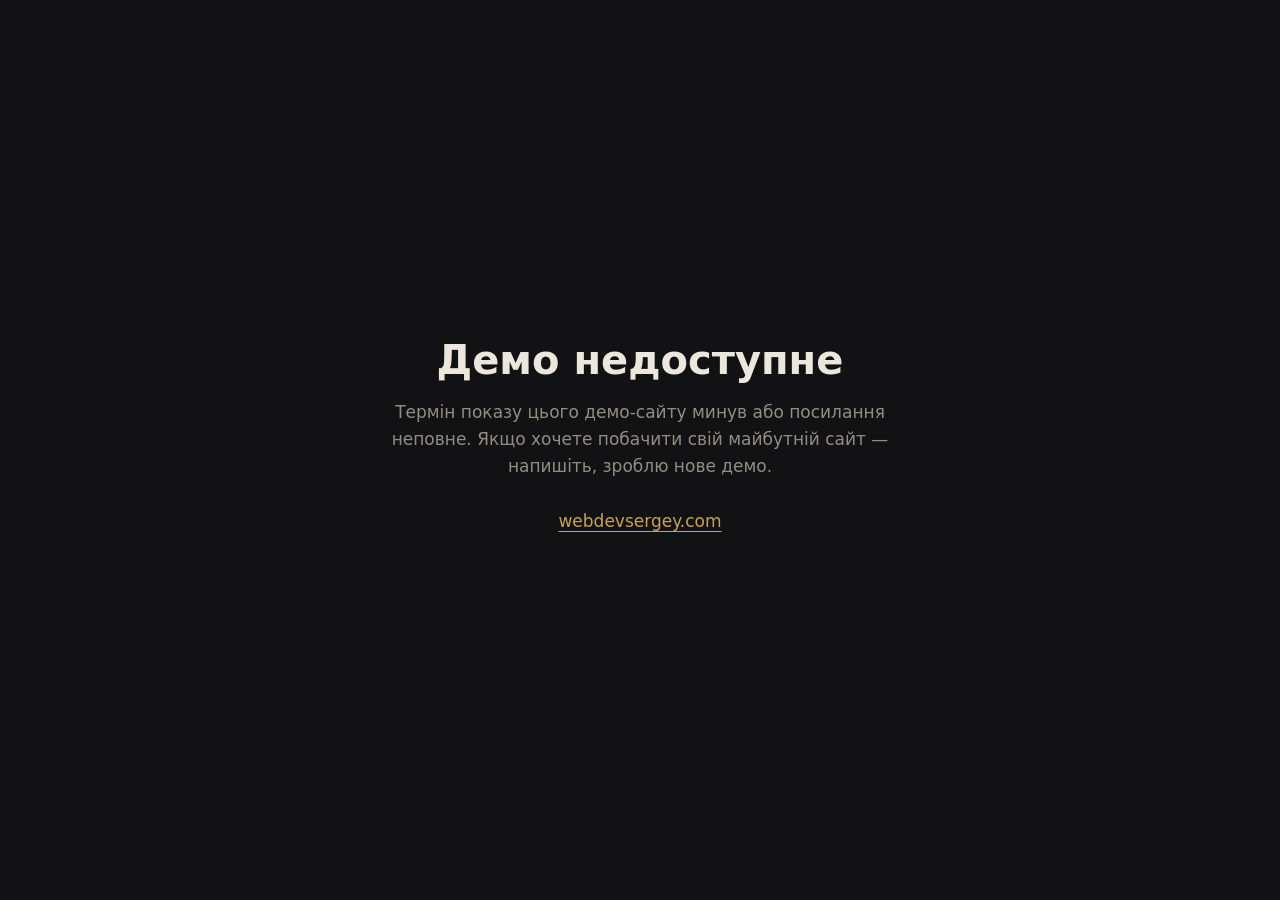
<file: d/fe4s2s8o2u.html>
<!DOCTYPE html>
<html lang="uk">
<head>
	<meta charset="UTF-8">
	<meta name="viewport" content="width=device-width, initial-scale=1.0">
	<meta name="robots" content="noindex, nofollow">
	<title>Жушман Ганна Юріївна — демо сайту</title>
	<meta property="og:type" content="website">
	<meta property="og:title" content="Жушман Ганна Юріївна — демо сайту">
	<meta property="og:description" content="Адвокатські послуги від Жушман Ганни Юріївни">
	<meta property="og:url" content="https://shockkkkkkk.github.io/demo/d/fe4s2s8o2u.html">
	<meta property="og:image" content="https://shockkkkkkk.github.io/demo/advokaty-rozsekrecheno/og.jpg">
	<meta property="og:image:width" content="1200">
	<meta property="og:image:height" content="630">
	<meta name="twitter:card" content="summary_large_image">
	<meta http-equiv="refresh" content="0; url=../advokaty-rozsekrecheno/?d=fe4s2s8o2u">
	<script>location.replace("../advokaty-rozsekrecheno/?d=fe4s2s8o2u");</script>
</head>
<body>
	<p><a href="../advokaty-rozsekrecheno/?d=fe4s2s8o2u">Жушман Ганна Юріївна — демо сайту</a></p>
</body>
</html>
</file>
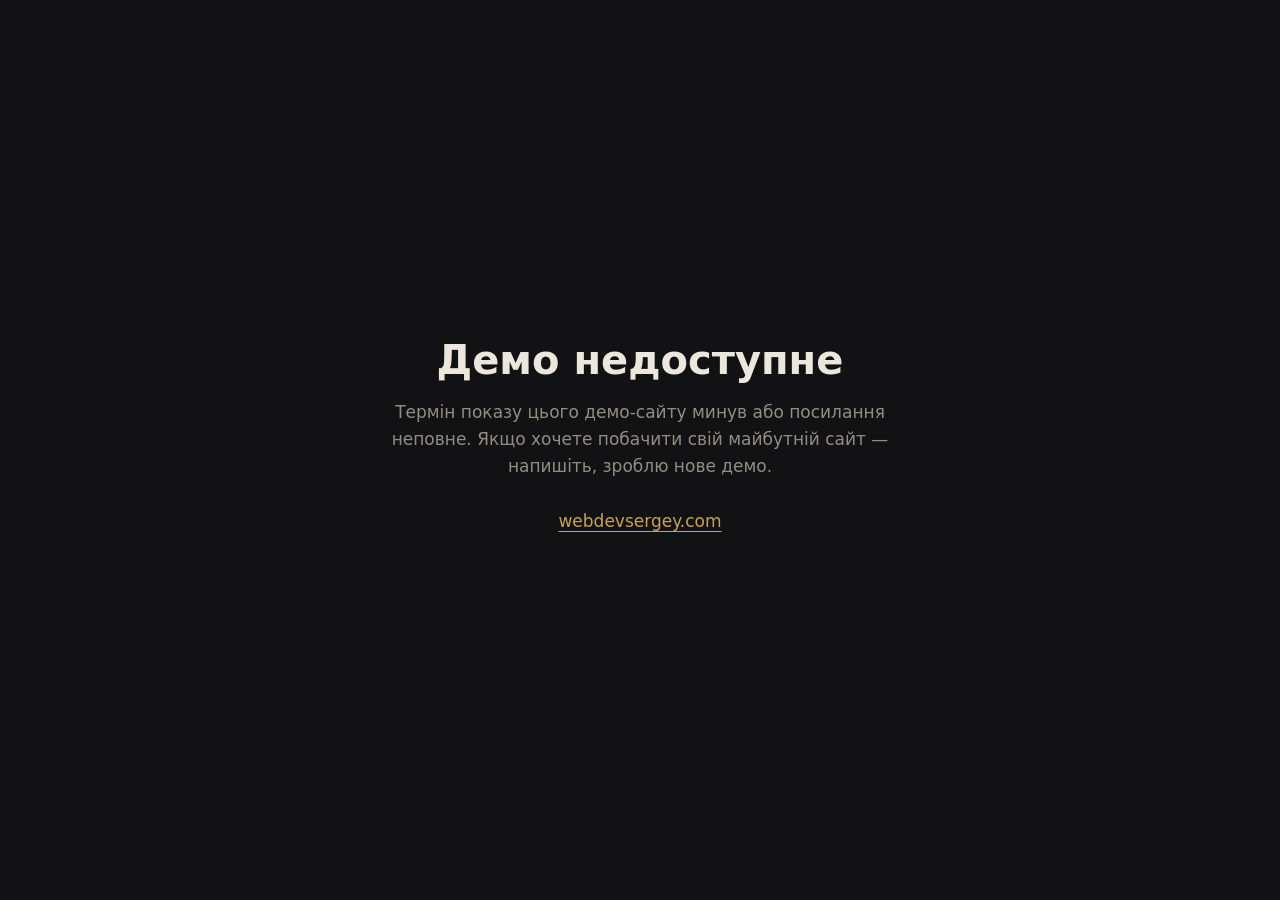
<file: d/pbru67qpzq.html>
<!DOCTYPE html>
<html lang="uk">
<head>
	<meta charset="UTF-8">
	<meta name="viewport" content="width=device-width, initial-scale=1.0">
	<meta name="robots" content="noindex, nofollow">
	<title>Жушман Ганна Юріївна — демо сайту</title>
	<meta property="og:type" content="website">
	<meta property="og:title" content="Жушман Ганна Юріївна — демо сайту">
	<meta property="og:description" content="Юридична допомога від адвоката Жушман Ганни Юріївни">
	<meta property="og:url" content="https://shockkkkkkk.github.io/demo/d/pbru67qpzq.html">
	<meta property="og:image" content="https://shockkkkkkk.github.io/demo/advokaty-gribovod/og.jpg">
	<meta property="og:image:width" content="1200">
	<meta property="og:image:height" content="630">
	<meta name="twitter:card" content="summary_large_image">
	<meta http-equiv="refresh" content="0; url=../advokaty-gribovod/?d=pbru67qpzq">
	<script>location.replace("../advokaty-gribovod/?d=pbru67qpzq");</script>
</head>
<body>
	<p><a href="../advokaty-gribovod/?d=pbru67qpzq">Жушман Ганна Юріївна — демо сайту</a></p>
</body>
</html>
</file>
<file: shared/demo.css>
/* ==========================================================================
   Общие элементы демо: лента сверху, место под фото, тизер полной версии.
   Цвета и шрифты берутся из переменных, которые задаёт основа
   (--demo-bg, --demo-surface, --demo-fg, --demo-muted, --demo-accent,
   --demo-accent-fg, --demo-label, --demo-line, --demo-font-display, --demo-font-text,
   --demo-font-label). Единицы — только px/clamp: у «Розсекречено» rem плавающий.
   Подключается ДО стилей основы, чтобы основа могла переопределить отступы.
   Высоту ленты меряет demo.js и пишет в --demo-ribbon-h (основы сдвигают шапку на неё).
   ========================================================================== */

:root {
	--demo-bg: #111;
	--demo-surface: #1b1b1b;
	--demo-fg: #f2f2f2;
	--demo-muted: #9a9a9a;
	--demo-accent: #8e1f26;
	--demo-accent-fg: #fff;
	--demo-label: var(--demo-accent);
	--demo-line: rgba(255, 255, 255, 0.14);
	--demo-font-display: Georgia, serif;
	--demo-font-text: Arial, sans-serif;
	--demo-font-label: Consolas, monospace;
}

/* Пока данные не подставлены — страницу не показываем */
html.demo-wait body {
	visibility: hidden;
}

/* --- Лента «Демо для …» ------------------------------------------------ */

.demo-ribbon {
	position: fixed;
	top: 0;
	left: 0;
	right: 0;
	z-index: 1000;
	display: flex;
	align-items: center;
	justify-content: center;
	gap: 8px;
	padding: 10px 16px;
	font-family: var(--demo-font-label);
	font-size: 12px;
	line-height: 1;
	letter-spacing: 0.04em;
	color: var(--demo-accent-fg);
	background-color: var(--demo-accent);
	white-space: nowrap;
}

.demo-ribbon__text {
	min-width: 0;
	overflow: hidden;
	text-overflow: ellipsis;
}

.demo-ribbon__link {
	flex-shrink: 0;
	color: inherit;
	text-decoration: underline;
	text-underline-offset: 3px;
}

/* На телефоне название не обрезается — лента переходит на вторую строку */
@media (max-width: 599.98px) {
	.demo-ribbon {
		flex-wrap: wrap;
		row-gap: 2px;
		padding: 6px 12px;
		line-height: 1.35;
		text-align: center;
		white-space: normal;
	}

	.demo-ribbon__text {
		overflow: visible;
	}
}

/* --- Место под фото ----------------------------------------------------- */

.demo-photo {
	position: relative;
	display: flex;
	flex-direction: column;
	align-items: center;
	justify-content: center;
	gap: 14px;
	width: 100%;
	height: 100%;
	padding: 24px;
	color: var(--demo-muted);
	text-align: center;
	background-color: var(--demo-surface);
	background-image: repeating-linear-gradient(
		135deg,
		transparent 0,
		transparent 14px,
		var(--demo-line) 14px,
		var(--demo-line) 15px
	);
	border: 1px dashed var(--demo-muted);
}

.demo-photo__icon {
	width: 44px;
	height: 44px;
	fill: none;
	stroke: currentColor;
	stroke-width: 1.4;
}

.demo-photo__text {
	font-family: var(--demo-font-label);
	font-size: 13px;
	line-height: 1.4;
	letter-spacing: 0.14em;
	text-transform: uppercase;
}

/* --- Тизер полной версии ----------------------------------------------- */

.demo-teaser {
	position: relative;
	padding: clamp(64px, 40px + 6vw, 128px) 0;
	color: var(--demo-fg);
	background-color: var(--demo-bg);
	border-top: 1px solid var(--demo-line);
	overflow: hidden;
}

.demo-teaser__container {
	max-width: 1280px;
	margin: 0 auto;
	padding: 0 16px;
}

.demo-teaser__label {
	margin-bottom: 18px;
	font-family: var(--demo-font-label);
	font-size: 12px;
	letter-spacing: 0.24em;
	text-transform: uppercase;
	color: var(--demo-label);
}

.demo-teaser__title {
	margin-bottom: 16px;
	font-family: var(--demo-font-display);
	font-size: clamp(30px, 22px + 2.4vw, 58px);
	font-weight: 700;
	line-height: 1.08;
	letter-spacing: -0.01em;
}

.demo-teaser__lead {
	max-width: 640px;
	margin-bottom: 22px;
	font-family: var(--demo-font-text);
	font-size: clamp(16px, 15px + 0.3vw, 19px);
	line-height: 1.6;
	color: var(--demo-muted);
}

.demo-teaser__list {
	display: flex;
	flex-wrap: wrap;
	gap: 10px;
	margin: 0 0 clamp(32px, 24px + 2vw, 56px);
	padding: 0;
	list-style: none;
}

.demo-teaser__item {
	padding: 9px 14px;
	font-family: var(--demo-font-label);
	font-size: 13px;
	line-height: 1.3;
	letter-spacing: 0.06em;
	color: var(--demo-fg);
	border: 1px solid var(--demo-line);
}

.demo-teaser__previews {
	display: grid;
	grid-template-columns: repeat(3, minmax(0, 1fr));
	gap: clamp(12px, 8px + 1vw, 24px);
	margin: 0 0 clamp(32px, 24px + 2vw, 56px);
}

.demo-teaser__preview {
	position: relative;
	margin: 0;
	aspect-ratio: 4 / 3;
	overflow: hidden;
	border: 1px solid var(--demo-line);
	background-color: var(--demo-surface);
}

.demo-teaser__img {
	display: block;
	width: 100%;
	height: 100%;
	object-fit: cover;
	object-position: top center;
	filter: blur(6px) saturate(0.8);
	transform: scale(1.08);
}

/* Замок поверх превью — «закрыто до полной версии» */
.demo-teaser__preview::after {
	content: '';
	position: absolute;
	inset: 0;
	background: linear-gradient(180deg, transparent 40%, var(--demo-bg) 100%);
	opacity: 0.7;
}

.demo-teaser__button {
	display: inline-flex;
	align-items: center;
	justify-content: center;
	min-height: 56px;
	padding: 16px 32px;
	font-family: var(--demo-font-label);
	font-size: 14px;
	font-weight: 600;
	letter-spacing: 0.1em;
	text-transform: uppercase;
	color: var(--demo-accent-fg);
	background-color: var(--demo-accent);
	transition: filter 0.3s;
}

@media (any-hover: hover) {
	.demo-teaser__button:hover {
		filter: brightness(1.15);
	}
}

@media (max-width: 767.98px) {
	.demo-teaser__previews {
		grid-template-columns: repeat(2, minmax(0, 1fr));
	}

	.demo-teaser__preview:last-child {
		display: none;
	}

	.demo-teaser__button {
		width: 100%;
	}
}

/* --- Пометка у рейтинга ------------------------------------------------- */

.demo-source {
	white-space: nowrap;
}
</file>
<file: advokaty-gribovod/css/style.css>
/* ==========================================================================
   Демо-основа advokaty-gribovod (частный адвокат с фото)
   Палитра ink / oxblood / brass / parchment, шрифты Bricolage Grotesque,
   Manrope, IBM Plex Mono. Оставлены первый экран, «Послуги», «Контакти»
   с формой и подвал; классы переведены на БЭМ.
   ========================================================================== */

:root {
	--ink: #0e0f12;
	--ink-2: #15171c;
	--ink-3: #1c1f26;
	--oxblood: #6e1423;
	--oxblood-br: #8e1b2e;
	--brass: #c6a15b;
	--brass-soft: #e3cfa0;
	--parchment: #ece7dd;
	--muted: #928d84;
	--line: rgba(198, 161, 91, 0.22);
	--line-soft: rgba(236, 231, 221, 0.09);
	--display: 'Bricolage Grotesque', 'Arial Black', sans-serif;
	--sans: 'Manrope', system-ui, sans-serif;
	--mono: 'IBM Plex Mono', monospace;
	--maxw: 1280px;
	--gutter: 40px;

	/* связка с shared/demo.css */
	--demo-bg: var(--ink-2);
	--demo-surface: var(--ink-3);
	--demo-fg: var(--parchment);
	--demo-muted: var(--muted);
	--demo-accent: var(--oxblood);
	--demo-accent-fg: var(--parchment);
	--demo-label: var(--brass);
	--demo-line: var(--line);
	--demo-font-display: var(--display);
	--demo-font-text: var(--sans);
	--demo-font-label: var(--mono);
}

*,
*::before,
*::after {
	box-sizing: border-box;
	margin: 0;
	padding: 0;
}

html {
	scroll-behavior: smooth;
	scroll-padding-top: calc(80px + var(--demo-ribbon-h, 0px));
}

body {
	min-width: 320px;
	font-family: var(--sans);
	font-weight: 400;
	line-height: 1.6;
	color: var(--parchment);
	background: var(--ink);
	-webkit-font-smoothing: antialiased;
	overflow-x: clip;
}

/* лёгкое плёночное зерно */
body::before {
	content: '';
	position: fixed;
	inset: 0;
	z-index: 0;
	pointer-events: none;
	opacity: 0.5;
	background-image: url("data:image/svg+xml,%3Csvg xmlns='http://www.w3.org/2000/svg' width='120' height='120'%3E%3Cfilter id='n'%3E%3CfeTurbulence type='fractalNoise' baseFrequency='.9' numOctaves='2'/%3E%3C/filter%3E%3Crect width='100%25' height='100%25' filter='url(%23n)' opacity='.035'/%3E%3C/svg%3E");
}

a {
	color: inherit;
	text-decoration: none;
}

img,
svg {
	display: block;
	max-width: 100%;
}

button,
input,
select,
textarea {
	font: inherit;
}

::selection {
	color: var(--parchment);
	background: var(--oxblood);
}

[class*='__container'] {
	position: relative;
	z-index: 1;
	max-width: var(--maxw);
	margin: 0 auto;
	padding: 0 var(--gutter);
}

/* --- Надзаголовок ------------------------------------------------------- */

.eyebrow {
	display: inline-flex;
	align-items: center;
	gap: 0.8em;
	font-family: var(--mono);
	font-size: 0.72rem;
	font-weight: 500;
	letter-spacing: 0.26em;
	text-transform: uppercase;
	color: var(--brass);
}

.eyebrow::before {
	content: '';
	width: 9px;
	height: 9px;
	background: var(--oxblood);
	flex-shrink: 0;
}

/* --- Кнопка ------------------------------------------------------------- */

.button {
	display: inline-flex;
	align-items: center;
	justify-content: center;
	gap: 0.7em;
	padding: 17px 30px;
	font-family: var(--mono);
	font-size: 0.8rem;
	font-weight: 600;
	letter-spacing: 0.12em;
	text-transform: uppercase;
	color: var(--parchment);
	background: transparent;
	border: 1px solid var(--brass);
	border-radius: 0;
	cursor: pointer;
	transition: background 0.28s ease, color 0.28s ease, border-color 0.28s ease, transform 0.28s ease;
}

.button--solid {
	background: var(--oxblood);
	border-color: var(--oxblood);
}

@media (any-hover: hover) {
	.button:hover {
		color: var(--ink);
		background: var(--brass);
		transform: translateY(-2px);
	}

	.button--solid:hover {
		color: var(--parchment);
		background: var(--oxblood-br);
		border-color: var(--oxblood-br);
	}
}

/* --- Шапка секции: таб с номером, двухцветный заголовок, призрачный номер - */

.section {
	position: relative;
	padding: 140px 0;
}

.section-head {
	position: relative;
	max-width: 960px;
	margin-bottom: 72px;
}

.section-head__ghost {
	position: absolute;
	right: 0;
	top: -26px;
	z-index: 0;
	font-family: var(--display);
	font-size: clamp(5rem, 13vw, 11rem);
	font-weight: 800;
	line-height: 0.8;
	color: transparent;
	-webkit-text-stroke: 1.4px rgba(198, 161, 91, 0.28);
	pointer-events: none;
}

.section-head__tab {
	position: relative;
	z-index: 1;
	display: inline-flex;
	align-items: center;
	gap: 14px;
	margin-bottom: 24px;
	padding: 9px 16px 9px 14px;
	font-family: var(--mono);
	font-size: 0.72rem;
	font-weight: 600;
	letter-spacing: 0.24em;
	text-transform: uppercase;
	color: var(--parchment);
	background: var(--oxblood);
}

.section-head__tab-num {
	font-family: var(--display);
	font-size: 1rem;
	font-weight: 800;
	letter-spacing: 0;
}

.section-head__title {
	position: relative;
	z-index: 1;
	font-family: var(--display);
	font-size: clamp(2.4rem, 6vw, 5rem);
	font-weight: 700;
	line-height: 1;
	letter-spacing: -0.02em;
	color: var(--parchment);
}

.section-head__accent {
	font-style: normal;
	color: var(--brass-soft);
}

.section-head__lead {
	position: relative;
	z-index: 1;
	max-width: 640px;
	margin-top: 26px;
	font-size: 1.08rem;
	line-height: 1.7;
	color: var(--muted);
}

/* ---------- ШАПКА ---------- */

.header {
	position: fixed;
	top: var(--demo-ribbon-h, 0px);
	left: 0;
	right: 0;
	z-index: 50;
	padding: 22px 0;
	border-bottom: 1px solid transparent;
	transition: background 0.4s ease, border-color 0.4s ease, padding 0.4s ease;
}

.header--scrolled {
	padding: 13px 0;
	background: rgba(14, 15, 18, 0.9);
	-webkit-backdrop-filter: blur(16px);
	backdrop-filter: blur(16px);
	border-color: var(--line-soft);
}

.header__container {
	display: flex;
	align-items: center;
	justify-content: space-between;
	gap: 24px;
}

.header__brand {
	display: flex;
	align-items: center;
	gap: 14px;
	min-width: 0;
}

.header__seal {
	flex: 0 0 auto;
	width: 42px;
	height: 42px;
}

.header__brand-text {
	display: flex;
	flex-direction: column;
	min-width: 0;
	line-height: 1.05;
}

.header__brand-name {
	overflow: hidden;
	font-family: var(--display);
	font-size: 1.05rem;
	font-weight: 800;
	letter-spacing: -0.01em;
	text-transform: uppercase;
	text-overflow: ellipsis;
	white-space: nowrap;
}

.header__brand-sub {
	margin-top: 4px;
	font-family: var(--mono);
	font-size: 0.56rem;
	letter-spacing: 0.2em;
	text-transform: uppercase;
	color: var(--brass);
}

.header__actions {
	display: flex;
	align-items: center;
	gap: 18px;
}

.header__phone {
	font-family: var(--mono);
	font-size: 0.82rem;
	font-weight: 500;
	letter-spacing: 0.02em;
	white-space: nowrap;
	color: var(--parchment);
}

@media (any-hover: hover) {
	.header__phone:hover {
		color: var(--brass-soft);
	}
}

/* --- Меню --------------------------------------------------------------- */

.menu {
	display: flex;
	align-items: center;
	gap: 30px;
}

.menu__link {
	font-family: var(--mono);
	font-size: 0.78rem;
	letter-spacing: 0.04em;
	text-transform: uppercase;
	color: var(--parchment);
	opacity: 0.72;
	transition: opacity 0.25s, color 0.25s;
}

.menu__button {
	display: none;
}

@media (any-hover: hover) {
	.menu__link:hover {
		opacity: 1;
		color: var(--brass-soft);
	}
}

/* --- Бургер ------------------------------------------------------------- */

.burger {
	display: none;
	flex-direction: column;
	justify-content: center;
	gap: 5px;
	min-width: 44px;
	min-height: 44px;
	margin-right: -10px;
	padding: 8px 10px;
	background: none;
	border: none;
	cursor: pointer;
}

.burger__line {
	width: 26px;
	height: 2px;
	background: var(--parchment);
	transition: transform 0.35s ease, opacity 0.25s ease;
}

.burger--open .burger__line:nth-child(1) {
	transform: translateY(7px) rotate(45deg);
}

.burger--open .burger__line:nth-child(2) {
	opacity: 0;
}

.burger--open .burger__line:nth-child(3) {
	transform: translateY(-7px) rotate(-45deg);
}

.backdrop {
	position: fixed;
	inset: 0;
	z-index: 45;
	background: rgba(8, 9, 11, 0.62);
	-webkit-backdrop-filter: blur(3px);
	backdrop-filter: blur(3px);
	opacity: 0;
	visibility: hidden;
	transition: opacity 0.42s ease, visibility 0.42s ease;
}

.backdrop--shown {
	opacity: 1;
	visibility: visible;
}

/* ---------- ПЕРВЫЙ ЭКРАН ---------- */

.hero {
	position: relative;
	display: flex;
	flex-direction: column;
	justify-content: center;
	min-height: 100svh;
	padding: calc(150px + var(--demo-ribbon-h, 0px)) 0 0;
	overflow: hidden;
}

.hero__rail {
	position: absolute;
	left: 14px;
	top: 50%;
	z-index: 3;
	display: flex;
	align-items: center;
	gap: 18px;
	max-height: 70vh;
	overflow: hidden;
	font-family: var(--mono);
	font-size: 0.66rem;
	letter-spacing: 0.34em;
	text-transform: uppercase;
	white-space: nowrap;
	color: var(--muted);
	writing-mode: vertical-rl;
	transform: translateY(-50%) rotate(180deg);
}

.hero__rail::after {
	content: '';
	flex-shrink: 0;
	width: 1px;
	height: 70px;
	background: linear-gradient(var(--brass), transparent);
}

.hero__container {
	width: 100%;
}

.hero__grid {
	display: grid;
	grid-template-columns: minmax(0, 1.15fr) minmax(0, 0.85fr);
	gap: 30px;
	align-items: center;
	width: 100%;
}

.hero__main {
	position: relative;
	z-index: 3;
	min-width: 0;
	container-type: inline-size;
}

.hero__main .eyebrow {
	margin-bottom: 30px;
}

.hero__title {
	font-family: var(--display);
	/* не крупнее, чем помещается самое длинное слово имени (см. --demo-name-word) */
	font-size: min(clamp(3.1rem, 8.2vw, 7.3rem), 100cqi / (var(--demo-name-word, 8) * 0.85));
	font-weight: 800;
	line-height: 0.9;
	letter-spacing: -0.035em;
	text-transform: uppercase;
	color: var(--parchment);
	overflow-wrap: anywhere;
}

.hero__title-line {
	display: block;
}

.hero__title-line--accent {
	color: var(--brass-soft);
}

.hero__title-tag {
	display: inline-block;
	margin-top: 0.28em;
	padding: 0.12em 0.42em 0.18em;
	font-size: 0.42em;
	font-weight: 700;
	letter-spacing: -0.01em;
	text-transform: none;
	color: var(--parchment);
	background: var(--oxblood);
	transform: translateY(-0.1em);
}

/* Длинное имя или название — кегль меньше, строки не рвутся по буквам */
.hero__title--long {
	font-size: min(clamp(2.3rem, 5.4vw, 4.8rem), 100cqi / (var(--demo-name-word, 8) * 0.85));
	line-height: 0.95;
}

.hero__question {
	margin: 34px 0 18px;
	font-family: var(--mono);
	font-size: 0.84rem;
	letter-spacing: 0.06em;
	text-transform: uppercase;
	color: var(--brass);
}

.hero__sub {
	max-width: 520px;
	margin: 0 0 38px;
	font-size: 1.1rem;
	line-height: 1.75;
	color: var(--muted);
}

.hero__actions {
	display: flex;
	flex-wrap: wrap;
	align-items: center;
	gap: 16px;
}

.hero__media {
	position: relative;
	z-index: 2;
	display: flex;
	align-items: center;
	align-self: stretch;
}

.hero__frame {
	position: relative;
	width: 100%;
	aspect-ratio: 4 / 5;
	max-height: 74vh;
}

.hero__frame::before {
	content: '';
	position: absolute;
	left: -26px;
	bottom: -26px;
	z-index: 0;
	width: 64%;
	height: 64%;
	background: var(--oxblood);
}

.hero__frame::after {
	content: '';
	position: absolute;
	right: -1px;
	top: -1px;
	z-index: 2;
	width: 46%;
	height: 46%;
	border-top: 1px solid var(--brass);
	border-right: 1px solid var(--brass);
}

.hero__photo {
	position: absolute;
	inset: 0;
	z-index: 1;
}

.hero__badge {
	position: absolute;
	left: -26px;
	bottom: -26px;
	z-index: 3;
	display: flex;
	flex-direction: column;
	align-items: center;
	justify-content: center;
	gap: 4px;
	width: 128px;
	height: 128px;
	text-align: center;
	background: var(--ink);
	border: 1px solid var(--brass);
}

.hero__badge-value {
	font-family: var(--display);
	font-size: 2.4rem;
	font-weight: 800;
	line-height: 1;
	color: var(--brass-soft);
}

.hero__badge-text {
	max-width: 100px;
	font-family: var(--mono);
	font-size: 0.56rem;
	line-height: 1.35;
	letter-spacing: 0.1em;
	text-transform: uppercase;
	color: var(--muted);
}

.hero__stats {
	display: grid;
	grid-template-columns: repeat(auto-fit, minmax(180px, 1fr));
	align-items: stretch;
	margin-top: 60px;
	border-top: 1px solid var(--line);
}

.hero__stat {
	display: flex;
	flex-direction: column;
	gap: 12px;
	padding: 30px 24px;
	border-right: 1px solid var(--line-soft);
}

.hero__stat:last-child {
	border-right: 0;
}

.hero__stat-value {
	font-family: var(--display);
	font-size: 1.9rem;
	font-weight: 800;
	line-height: 1;
	letter-spacing: -0.02em;
	color: var(--parchment);
	overflow-wrap: anywhere;
}

.hero__stat-label {
	font-family: var(--mono);
	font-size: 0.66rem;
	line-height: 1.4;
	letter-spacing: 0.1em;
	text-transform: uppercase;
	color: var(--muted);
}

/* ---------- ПОСЛУГИ (нумерованный реестр) ---------- */

.services__list {
	list-style: none;
	border-top: 1px solid var(--line);
}

.services__item {
	border-bottom: 1px solid var(--line);
	transition: background 0.3s;
}

.services__link {
	display: grid;
	grid-template-columns: 96px minmax(0, 1fr) 46px;
	gap: 30px;
	align-items: center;
	padding: 30px 18px;
}

.services__index {
	font-family: var(--mono);
	font-size: 0.9rem;
	font-weight: 600;
	color: var(--brass);
}

.services__title {
	font-family: var(--display);
	font-size: clamp(1.2rem, 2.6vw, 2.2rem);
	font-weight: 700;
	line-height: 1.04;
	letter-spacing: -0.02em;
	color: var(--parchment);
	overflow-wrap: anywhere;
	transition: transform 0.35s cubic-bezier(0.16, 1, 0.3, 1);
}

.services__arrow {
	justify-self: end;
	display: flex;
	align-items: center;
	justify-content: center;
	width: 46px;
	height: 46px;
	color: var(--brass);
	border: 1px solid var(--line);
	transition: border-color 0.3s, background 0.3s, color 0.3s;
}

.services__arrow svg {
	width: 18px;
	height: 18px;
}

@media (any-hover: hover) {
	.services__item:hover {
		background: var(--ink-2);
	}

	.services__item:hover .services__index {
		color: var(--brass-soft);
	}

	.services__item:hover .services__title {
		transform: translateX(8px);
	}

	.services__item:hover .services__arrow {
		color: var(--parchment);
		background: var(--oxblood);
		border-color: var(--oxblood);
	}
}

/* ---------- КОНТАКТИ ---------- */

.contact__grid {
	display: grid;
	grid-template-columns: minmax(0, 0.9fr) minmax(0, 1.1fr);
	gap: 50px;
	align-items: start;
}

.contact__block {
	margin-bottom: 40px;
}

.contact__label {
	margin-bottom: 18px;
	font-family: var(--mono);
	font-size: 0.72rem;
	font-weight: 500;
	letter-spacing: 0.22em;
	text-transform: uppercase;
	color: var(--brass);
}

.contact__phone {
	font-family: var(--display);
	font-size: 1.9rem;
	font-weight: 700;
	letter-spacing: -0.01em;
	color: var(--parchment);
	transition: color 0.25s;
}

.contact__text {
	font-size: 0.98rem;
	line-height: 1.65;
	color: var(--parchment);
	opacity: 0.85;
	overflow-wrap: anywhere;
}

@media (any-hover: hover) {
	.contact__phone:hover {
		color: var(--brass-soft);
	}
}

/* --- Форма заявки ------------------------------------------------------- */

.form-card {
	padding: 42px;
	background: var(--ink-2);
	border: 1px solid var(--line);
}

.form-card__title {
	margin-bottom: 8px;
	font-family: var(--display);
	font-size: 1.9rem;
	font-weight: 700;
	line-height: 1.1;
	letter-spacing: -0.01em;
	color: var(--parchment);
}

.form-card__sub {
	margin-bottom: 30px;
	font-size: 0.92rem;
	line-height: 1.6;
	color: var(--muted);
}

.form-card__submit {
	width: 100%;
	margin-top: 6px;
}

.form-card__hint {
	margin-top: 16px;
	font-family: var(--mono);
	font-size: 0.72rem;
	letter-spacing: 0.02em;
	text-align: center;
	color: var(--muted);
}

.form-card__state {
	display: none;
	padding: 18px 4px 8px;
	text-align: center;
}

.form-card--done .form-card__fields {
	display: none;
}

.form-card--done .form-card__state {
	display: block;
	animation: fadein 0.4s ease;
}

.form-card__ok {
	display: flex;
	align-items: center;
	justify-content: center;
	width: 62px;
	height: 62px;
	margin: 0 auto 20px;
	color: var(--brass-soft);
	border: 1px solid var(--brass);
}

.form-card__ok svg {
	width: 28px;
	height: 28px;
}

.form-card__state-title {
	margin-bottom: 12px;
	font-family: var(--display);
	font-size: 1.6rem;
	font-weight: 700;
	line-height: 1.15;
	color: var(--parchment);
}

.form-card__state-text {
	max-width: 380px;
	margin: 0 auto;
	font-size: 0.92rem;
	line-height: 1.6;
	color: var(--muted);
}

.field {
	margin-bottom: 18px;
}

.field__label {
	display: block;
	margin-bottom: 9px;
	font-family: var(--mono);
	font-size: 0.66rem;
	letter-spacing: 0.14em;
	text-transform: uppercase;
	color: var(--brass);
}

.field__input {
	width: 100%;
	padding: 15px 16px;
	font-family: var(--sans);
	font-size: 0.95rem;
	color: var(--parchment);
	background: var(--ink);
	border: 1px solid var(--line-soft);
	border-radius: 0;
	transition: border-color 0.25s;
}

.field__input:focus {
	outline: none;
	border-color: var(--brass);
}

.field__input--error {
	border-color: #dba0a0;
}

.field__input--select {
	appearance: none;
	padding-right: 44px;
	background-image: url("data:image/svg+xml,%3Csvg xmlns='http://www.w3.org/2000/svg' width='12' height='8' viewBox='0 0 12 8'%3E%3Cpath d='M1 1l5 5 5-5' fill='none' stroke='%23c6a15b' stroke-width='1.5'/%3E%3C/svg%3E");
	background-repeat: no-repeat;
	background-position: right 16px center;
}

.field__input--area {
	min-height: 96px;
	resize: vertical;
}

@keyframes fadein {
	from {
		opacity: 0;
		transform: translateY(8px);
	}

	to {
		opacity: 1;
		transform: none;
	}
}

/* ---------- ПОДВАЛ ---------- */

.footer {
	position: relative;
	z-index: 1;
	padding: 64px 0 44px;
	background: var(--ink-2);
	border-top: 1px solid var(--line);
}

.footer__container {
	display: flex;
	flex-wrap: wrap;
	justify-content: space-between;
	align-items: flex-start;
	gap: 28px;
}

.footer__brand {
	max-width: 440px;
	font-family: var(--display);
	font-size: 1.5rem;
	font-weight: 700;
	letter-spacing: -0.01em;
	color: var(--parchment);
	overflow-wrap: anywhere;
}

.footer__brand-sub {
	display: block;
	margin-top: 10px;
	font-family: var(--mono);
	font-size: 0.64rem;
	font-weight: 400;
	letter-spacing: 0.18em;
	text-transform: uppercase;
	color: var(--brass);
}

.footer__meta {
	display: flex;
	flex-direction: column;
	gap: 7px;
	max-width: 400px;
	font-family: var(--mono);
	font-size: 0.74rem;
	line-height: 1.65;
	letter-spacing: 0.01em;
	text-align: right;
	color: var(--muted);
}

.footer__dev {
	margin-top: 2px;
	padding-top: 9px;
	font-size: 0.68rem;
	border-top: 1px solid var(--line-soft);
}

.footer__dev-link {
	color: var(--brass);
	border-bottom: 1px solid transparent;
	transition: border-color 0.25s ease, color 0.25s ease;
}

@media (any-hover: hover) {
	.footer__dev-link:hover {
		color: var(--brass-soft);
		border-bottom-color: var(--brass-soft);
	}
}

/* ---------- ПЛАВАЮЩАЯ КНОПКА ---------- */

.float-cta {
	position: fixed;
	right: 22px;
	bottom: 22px;
	z-index: 40;
	display: none;
	align-items: center;
	justify-content: center;
	width: 62px;
	height: 62px;
	background: var(--oxblood);
	border: 1px solid var(--brass);
	box-shadow: 0 10px 34px rgba(0, 0, 0, 0.5);
}

.float-cta svg {
	width: 26px;
	height: 26px;
	color: var(--parchment);
}

/* Тизер на фоне шапки секций — свои отступы */
.demo-teaser__container {
	padding: 0 var(--gutter);
}

/* ---------- ПОЯВЛЕНИЕ ---------- */

.reveal {
	opacity: 0;
	transform: translateY(28px);
	transition: opacity 0.9s cubic-bezier(0.16, 1, 0.3, 1), transform 0.9s cubic-bezier(0.16, 1, 0.3, 1);
}

.reveal--in {
	opacity: 1;
	transform: none;
}

.reveal--d1 {
	transition-delay: 0.09s;
}

/* ---------- АДАПТИВ ---------- */

@media (max-width: 1280px) {
	.header__phone,
	.header__actions .button {
		display: none;
	}

	.burger {
		position: relative;
		z-index: 60;
		display: flex;
	}

	.float-cta {
		display: flex;
	}

	.menu {
		position: fixed;
		top: 0;
		right: 0;
		z-index: 55;
		flex-direction: column;
		align-items: flex-start;
		justify-content: flex-start;
		gap: 0;
		width: min(380px, 86vw);
		height: 100dvh;
		padding: 108px 34px 40px;
		overflow-y: auto;
		background: var(--ink-2);
		border-left: 1px solid var(--brass);
		visibility: hidden;
		transform: translateX(105%);
		transition: transform 0.42s cubic-bezier(0.16, 1, 0.3, 1), visibility 0.42s;
	}

	.menu--open {
		visibility: visible;
		transform: translateX(0);
	}

	.menu__link {
		width: 100%;
		padding: 20px 0;
		font-size: 0.92rem;
		opacity: 1;
		border-bottom: 1px solid var(--line-soft);
	}

	.menu__button {
		display: inline-flex;
		width: 100%;
		margin-top: 28px;
	}
}

@media (max-width: 980px) {
	.hero {
		display: block;
		min-height: auto;
		padding: calc(118px + var(--demo-ribbon-h, 0px)) 0 70px;
	}

	.hero__grid {
		grid-template-columns: 1fr;
		gap: 38px;
	}

	.hero__title {
		font-size: min(clamp(2.8rem, 9.5vw, 4.9rem), 100cqi / (var(--demo-name-word, 8) * 0.85));
	}

	.hero__title--long {
		font-size: min(clamp(2.1rem, 7vw, 3.6rem), 100cqi / (var(--demo-name-word, 8) * 0.85));
	}

	.hero__sub {
		max-width: none;
	}

	.hero__frame {
		aspect-ratio: auto;
		height: clamp(330px, 50vh, 520px);
		max-height: none;
	}

	.hero__frame::before {
		left: -16px;
		bottom: -16px;
		width: 58%;
		height: 58%;
	}

	.hero__badge {
		left: -14px;
		bottom: -14px;
		width: 108px;
		height: 108px;
	}

	.hero__stats {
		margin-top: 46px;
	}

	.contact__grid {
		grid-template-columns: 1fr;
		gap: 46px;
	}

	.section {
		padding: 104px 0;
	}

	.section-head {
		margin-bottom: 56px;
	}

	.footer__container {
		flex-direction: column;
		gap: 22px;
	}

	.footer__brand {
		max-width: none;
		font-size: 1.35rem;
	}

	.footer__meta {
		max-width: none;
		text-align: left;
	}
}

@media (max-width: 760px) {
	:root {
		--gutter: 22px;
	}

	.section {
		padding: 84px 0;
	}

	.hero {
		padding: calc(130px + var(--demo-ribbon-h, 0px)) 0 0;
	}

	.hero__rail {
		display: none;
	}

	.hero__stats {
		grid-template-columns: repeat(2, minmax(0, 1fr));
	}

	.hero__stat:nth-child(even) {
		border-right: 0;
	}

	.services__link {
		grid-template-columns: 26px minmax(0, 1fr) 44px;
		gap: 16px;
		padding: 24px 6px;
	}

	.services__arrow {
		width: 44px;
		height: 44px;
	}

	.form-card {
		padding: 30px 24px;
	}
}

@media (max-width: 560px) {
	.hero__actions {
		flex-direction: column;
		align-items: stretch;
	}

	.hero__actions .button {
		width: 100%;
	}
}

@media (max-width: 400px) {
	.hero__stats {
		grid-template-columns: 1fr;
	}

	.hero__stat {
		border-right: 0;
		border-bottom: 1px solid var(--line-soft);
	}

	.hero__stat:last-child {
		border-bottom: 0;
	}
}

@media (prefers-reduced-motion: reduce) {
	html {
		scroll-behavior: auto;
	}

	.reveal,
	.form-card--done .form-card__state {
		opacity: 1;
		transform: none;
		transition: none;
		animation: none;
	}
}

.hero__stat-value--small {
	font-size: 1.25rem;
	line-height: 1.2;
}
</file>
<file: advokaty-rozsekrecheno/css/style.css>
/* ==========================================================================
   Демо-основа «Розсекречено» — «ДЕЛО № ___ / Рассекречено»
   Система размеров: vw-rem, 1rem = 10px на макете 1920, мобильный макет 390.
   Именование: БЭМ. Все hover — внутри @media (any-hover: hover).
   Оставлены первый экран (видеофон), «Картотека», «Звернення» с формой и подвал.
   ========================================================================== */

/* ============================ 1. ПЕРЕМЕННЫЕ ============================== */

:root {
	/* Цвет */
	--color-ink: #0d0d0f;
	--color-ink-soft: #141418;
	--color-ink-raised: #1a1a20;
	--color-ink-line: #26262d;
	--color-paper: #e8e1d4;
	--color-paper-dim: #9c9384;
	--color-seal: #8e1f26;
	--color-seal-hot: #a8262e;
	--color-brass: #b08d57;
	--color-redact: #08080a;

	/* Шрифт */
	--font-display: 'Playfair Display', 'Times New Roman', serif;
	--font-text: 'Manrope', 'Segoe UI', sans-serif;
	--font-mono: 'JetBrains Mono', 'Consolas', monospace;

	/* Раскладка */
	--container: 168rem;
	--container-padding: 8rem;
	--header-height: 10rem;

	/* Слои */
	--z-below: -1;
	--z-base: 1;
	--z-above: 2;
	--z-dropdown: 50;
	--z-header: 100;
	--z-menu: 90;
	--z-grain: 300;
	--z-preloader: 500;

	/* Движение */
	--ease-expo: cubic-bezier(0.19, 1, 0.22, 1);
	--dur: 0.6s;
}

/* ============================== 2. БАЗА ================================== */

html {
	/* vw-rem: макет 1920. Ниже ~1190px база перестаёт мельчать — текст остаётся читаемым */
	font-size: max(calc(100vw / 1920 * 10), 6.2px);
	scroll-behavior: auto;
}

@media (min-width: 1920px) {
html {
		font-size: 10px;
	}
}

@media (max-width: 767.98px) {
html {
		/* мобильный макет 390 */
		font-size: min(calc(100vw / 390 * 10), 10px);
	}
}

body {
	min-width: 320px;
	font-family: var(--font-text);
	font-size: 1.7rem;
	font-weight: 400;
	line-height: 1.6;
	color: var(--color-paper);
	background-color: var(--color-ink);
}

.wrapper {
	position: relative;
	min-height: 100%;
	display: flex;
	flex-direction: column;
	overflow: clip;
}

.wrapper > main {
	flex: 1 1 auto;
}

.wrapper > * {
	min-width: 0;
}

[class*='__container'] {
	max-width: var(--container);
	margin: 0 auto;
	padding-left: var(--container-padding);
	padding-right: var(--container-padding);
}

/* Зерно бумаги поверх всей страницы */

.grain {
	position: fixed;
	inset: 0;
	width: 100%;
	height: 100%;
	z-index: var(--z-grain);
	opacity: 0.05;
	pointer-events: none;
	mix-blend-mode: overlay;
}

::selection {
	color: var(--color-paper);
	background-color: var(--color-seal);
}

:focus-visible {
	outline: 2px solid var(--color-brass);
	outline-offset: 3px;
}

/* ========================= 3. ТИПОГРАФИКА / СЕКЦИИ ======================= */

.section {
	padding-top: 16rem;
	padding-bottom: 16rem;
}

.section__head {
	position: relative;
	max-width: 96rem;
	margin-bottom: 9rem;
	padding-top: 3.2rem;
	border-top: 1px solid var(--color-ink-line);
}

.section__num {
	position: absolute;
	top: 3.2rem;
	right: 0;
	font-family: var(--font-mono);
	font-size: 1.3rem;
	letter-spacing: 0.2em;
	color: var(--color-brass);
}

.section__title {
	margin-bottom: 2.8rem;
	font-family: var(--font-display);
	font-size: 8rem;
	font-weight: 400;
	line-height: 1.02;
	letter-spacing: -0.025em;
	text-wrap: balance;
}

.section__note {
	max-width: 62rem;
	font-size: 1.8rem;
	line-height: 1.65;
	color: var(--color-paper-dim);
	text-wrap: pretty;
}

.section__head--row {
	max-width: none;
}

/* ================= 4. СТАРТОВЫЕ СОСТОЯНИЯ АНИМАЦИЙ ====================== */

/* Только здесь. Никогда в gsap.set()/gsap.from() — иначе контент «отматывается». */

.js-anim .js-fade {
	opacity: 0;
	transform: translateY(2.4rem);
}

.js-anim .js-split {
	opacity: 0;
}

.js-anim .hero__meta,
.js-anim .hero__lead,
.js-anim .hero__actions,
.js-anim .hero__scroll {
	opacity: 0;
}

/* Появлением штампа управляет вложенный svg: у обёртки своя прозрачность
   в мобильной раскладке, и твин её не должен затирать */

.js-anim .hero__stamp .stamp__svg {
	opacity: 0;
}

/* Плашки на первом экране стоят до тех пор, пока JS не снимет их классом
   hero__title--revealed. Ширина уезжает чистым CSS-переходом — псевдоэлемент
   не отдать GSAP, а класс на родителе работает даже без библиотеки. */

.js-anim .hero__title .redact::after {
	transform: scaleX(1);
	transition: transform 0.9s var(--ease-expo);
}

.js-anim .hero__title--revealed .redact::after {
	transform: scaleX(0);
}

.js-anim .hero__line:nth-child(1) .redact::after {
	transition-delay: 0.1s;
}

.js-anim .hero__line:nth-child(2) .redact::after {
	transition-delay: 0.28s;
}

.js-anim .hero__line:nth-child(3) .redact::after {
	transition-delay: 0.46s;
}

/* =========================== 5. КОМПОНЕНТЫ =============================== */

/* --- Плашка цензуры --------------------------------------------------- */

/* inline-block, а не inline: у строчного элемента псевдоплашка накрывает bounding box
   всех его фрагментов и при переносе слова превращается в один огромный прямоугольник.
   Блочный контейнер переносит текст внутри себя и никогда не вылезает за абзац. */

.redact {
	position: relative;
	display: inline-block;
	/* ровно 1em: коробка предсказуема, и межстрочный интервал заголовка не разъезжается */
	line-height: 1;
}

/* Отступы подобраны по метрикам: плашка накрывает верх прописных и хвосты «д», «у» */

.redact::after {
	content: '';
	position: absolute;
	left: -0.14em;
	right: -0.14em;
	top: 0.13em;
	bottom: -0.13em;
	background-color: var(--color-redact);
	background-image: repeating-linear-gradient(
		90deg,
		rgba(232, 225, 212, 0.03) 0,
		rgba(232, 225, 212, 0.03) 1px,
		transparent 1px,
		transparent 4px
	);
	transform: scaleX(0);
	transform-origin: right center;
	pointer-events: none;
}

/* --- Кнопка ------------------------------------------------------------ */

.button {
	position: relative;
	display: inline-flex;
	align-items: center;
	justify-content: center;
	gap: 1rem;
	min-height: 5.2rem;
	padding: 0 2.8rem;
	font-family: var(--font-text);
	font-size: 1.5rem;
	font-weight: 600;
	letter-spacing: 0.02em;
	text-align: center;
	white-space: nowrap;
	cursor: pointer;
	transition: color var(--dur) var(--ease-expo), background-color var(--dur) var(--ease-expo),
		border-color var(--dur) var(--ease-expo);
}

.button--big {
	min-height: 6.4rem;
	padding: 0 3.6rem;
	font-size: 1.6rem;
}

.button--seal {
	color: var(--color-paper);
	background-color: var(--color-seal);
	box-shadow: inset 0 0 0 1px var(--color-seal);
}

.button--ghost {
	color: var(--color-paper);
	box-shadow: inset 0 0 0 1px var(--color-ink-line);
}

@media (any-hover: hover) {
.button--seal:hover {
		background-color: var(--color-seal-hot);
		box-shadow: inset 0 0 0 1px var(--color-seal-hot);
	}

.button--ghost:hover {
		color: var(--color-ink);
		background-color: var(--color-paper);
		box-shadow: inset 0 0 0 1px var(--color-paper);
	}
}

/* --- Логотип ----------------------------------------------------------- */

.logo {
	display: flex;
	align-items: center;
	gap: 1.4rem;
}

.logo__mark {
	flex-shrink: 0;
	display: grid;
	place-items: center;
	width: 4.4rem;
	height: 4.4rem;
	box-shadow: inset 0 0 0 1px var(--color-brass);
	transition: background-color var(--dur) var(--ease-expo);
}

.logo__mark-letters {
	font-family: var(--font-display);
	font-size: 1.7rem;
	letter-spacing: 0.04em;
	color: var(--color-brass);
	transition: color var(--dur) var(--ease-expo);
}

.logo__name {
	display: block;
	font-family: var(--font-display);
	font-size: 1.8rem;
	line-height: 1.14;
	letter-spacing: -0.01em;
}

.logo__sub {
	display: block;
	margin-top: 0.4rem;
	font-family: var(--font-mono);
	font-size: 1rem;
	letter-spacing: 0.16em;
	text-transform: uppercase;
	color: var(--color-paper-dim);
}

@media (any-hover: hover) {
.logo:hover .logo__mark {
		background-color: var(--color-brass);
	}

.logo:hover .logo__mark-letters {
		color: var(--color-ink);
	}
}

/* --- Бургер ------------------------------------------------------------ */

.burger {
	display: none;
	position: relative;
	width: 4.4rem;
	height: 4.4rem;
	flex-shrink: 0;
}

.burger__line {
	position: absolute;
	left: 1rem;
	right: 1rem;
	height: 1px;
	background-color: var(--color-paper);
	transition: transform 0.4s var(--ease-expo), opacity 0.2s;
}

.burger__line:nth-child(1) {
	top: 1.8rem;
}

.burger__line:nth-child(2) {
	bottom: 1.8rem;
}

html[data-menu-open] .burger__line:nth-child(1) {
	top: 50%;
	transform: rotate(45deg);
}

html[data-menu-open] .burger__line:nth-child(2) {
	bottom: auto;
	top: 50%;
	transform: rotate(-45deg);
}

/* ============================== 7. ШАПКА ================================= */

.header {
	position: fixed;
	top: 0;
	left: 0;
	width: 100%;
	z-index: var(--z-header);
	transition: background-color 0.5s var(--ease-expo), box-shadow 0.5s var(--ease-expo);
}

.header.--header-scroll {
	background-color: rgba(13, 13, 15, 0.86);
	box-shadow: 0 1px 0 var(--color-ink-line);
	backdrop-filter: blur(12px);
}

.header__container {
	display: flex;
	align-items: center;
	gap: 4rem;
	height: var(--header-height);
	transition: height 0.5s var(--ease-expo);
}

.header.--header-scroll .header__container {
	height: 7.6rem;
}

.header__nav {
	margin-left: auto;
}

.nav__list {
	display: flex;
	align-items: center;
	gap: 3.2rem;
}

.nav__link {
	position: relative;
	padding-bottom: 0.4rem;
	font-size: 1.5rem;
	color: var(--color-paper-dim);
	transition: color 0.4s var(--ease-expo);
}

.nav__link::after {
	content: '';
	position: absolute;
	left: 0;
	bottom: 0;
	width: 100%;
	height: 1px;
	background-color: var(--color-brass);
	transform: scaleX(0);
	transform-origin: right center;
	transition: transform 0.5s var(--ease-expo);
}

.nav__link--active {
	color: var(--color-paper);
}

.nav__link--active::after {
	transform: scaleX(1);
	transform-origin: left center;
}

@media (any-hover: hover) {
.nav__link:hover {
		color: var(--color-paper);
	}

.nav__link:hover::after {
		transform: scaleX(1);
		transform-origin: left center;
	}
}

.header__actions {
	display: flex;
	align-items: center;
	gap: 2.4rem;
}

.header__phone {
	font-family: var(--font-mono);
	font-size: 1.5rem;
	letter-spacing: 0.02em;
	transition: color 0.4s var(--ease-expo);
}

@media (any-hover: hover) {
.header__phone:hover {
		color: var(--color-brass);
	}
}

/* --- Мобильное меню ---------------------------------------------------- */

.mobile-menu {
	position: fixed;
	inset: 0;
	z-index: var(--z-menu);
	display: flex;
	flex-direction: column;
	justify-content: center;
	padding: 12rem var(--container-padding) 6rem;
	background-color: var(--color-ink);
	opacity: 0;
	visibility: hidden;
	transform: translateY(-2rem);
	transition: opacity 0.5s var(--ease-expo), visibility 0.5s, transform 0.5s var(--ease-expo);
}

html[data-menu-open] .mobile-menu {
	opacity: 1;
	visibility: visible;
	transform: none;
}

.mobile-menu__label {
	display: block;
	margin-bottom: 3.2rem;
	font-family: var(--font-mono);
	font-size: 1.1rem;
	letter-spacing: 0.26em;
	text-transform: uppercase;
	color: var(--color-brass);
}

.mobile-menu__list {
	display: flex;
	flex-direction: column;
	gap: 0.6rem;
	margin-bottom: 4.8rem;
}

.mobile-menu__link {
	display: flex;
	align-items: baseline;
	gap: 1.6rem;
	padding: 1.2rem 0;
	font-family: var(--font-display);
	font-size: 3.6rem;
	line-height: 1.1;
	border-bottom: 1px solid var(--color-ink-line);
}

.mobile-menu__link i {
	font-family: var(--font-mono);
	font-size: 1.2rem;
	font-style: normal;
	color: var(--color-brass);
}

.mobile-menu__phone {
	font-family: var(--font-mono);
	font-size: 2.2rem;
	color: var(--color-brass);
}

/* ========================== 8. ПЕРВЫЙ ЭКРАН ============================== */

.hero {
	position: relative;
	display: flex;
	min-height: 100svh;
	padding-top: calc(var(--header-height) + 6rem);
	padding-bottom: 5rem;
	overflow: hidden;
}

.hero::before {
	content: '';
	position: absolute;
	top: -30%;
	left: 50%;
	width: 120rem;
	height: 120rem;
	transform: translateX(-50%);
	background: radial-gradient(circle, rgba(176, 141, 87, 0.09) 0%, transparent 62%);
	pointer-events: none;
}

/* --- Видео-подложка первого экрана -------------------------------------- */

.hero__media {
	position: absolute;
	inset: 0;
	z-index: var(--z-below);
	overflow: hidden;
}

.hero__video {
	width: 100%;
	height: 100%;
	object-fit: cover;
	opacity: 0.28;
	filter: grayscale(1) contrast(1.15) brightness(0.85);
}

/* Затемнение слева, чтобы заголовок и лид читались поверх кадра */

.hero__media::after {
	content: '';
	position: absolute;
	inset: 0;
	background: linear-gradient(
		100deg,
		var(--color-ink) 14%,
		rgba(13, 13, 15, 0.82) 48%,
		rgba(13, 13, 15, 0.5) 100%
	);
}

.hero__container {
	position: relative;
	z-index: var(--z-base);
	display: flex;
	flex-direction: column;
	justify-content: space-between;
	width: 100%;
	padding-bottom: 5.6rem;
}

.hero__meta {
	display: flex;
	align-items: center;
	gap: 1.6rem;
	margin-bottom: 6rem;
	font-family: var(--font-mono);
	font-size: 1.2rem;
	letter-spacing: 0.22em;
	text-transform: uppercase;
	color: var(--color-paper-dim);
}

.hero__meta-sep {
	width: 3.2rem;
	height: 1px;
	background-color: var(--color-ink-line);
}

.hero__title {
	max-width: 128rem;
	margin-bottom: auto;
	padding-bottom: 6rem;
	font-family: var(--font-display);
	font-size: 9.6rem;
	font-weight: 400;
	line-height: 1.06;
	letter-spacing: -0.03em;
}

.hero__line {
	display: block;
}

.hero__bottom {
	display: grid;
	grid-template-columns: 1fr auto;
	align-items: end;
	gap: 6rem;
	padding-top: 4rem;
	border-top: 1px solid var(--color-ink-line);
}

.hero__lead {
	max-width: 56rem;
	font-size: 1.8rem;
	line-height: 1.7;
	color: var(--color-paper-dim);
	text-wrap: pretty;
}

.hero__actions {
	display: flex;
	gap: 1.2rem;
}

/* --- Штамп ------------------------------------------------------------- */

.hero__stamp {
	position: absolute;
	top: 4rem;
	right: var(--container-padding);
	width: 19rem;
	height: 19rem;
	transform: rotate(-11deg);
	pointer-events: none;
}

.stamp__svg {
	width: 100%;
	height: 100%;
	overflow: visible;
}

.stamp__ring {
	fill: none;
	stroke: var(--color-seal);
	stroke-width: 2.5;
	opacity: 0.65;
}

.stamp__ring--inner {
	stroke-width: 1;
	opacity: 0.4;
}

.stamp__text {
	font-family: var(--font-mono);
	font-size: 12.5px;
	letter-spacing: 0.14em;
	fill: var(--color-seal);
	opacity: 0.75;
}

.stamp__core {
	font-family: var(--font-display);
	font-size: 30px;
	letter-spacing: 0.06em;
	text-anchor: middle;
	fill: var(--color-seal);
	opacity: 0.8;
}

.stamp__core--small {
	font-size: 17px;
	letter-spacing: 0.16em;
}

/* --- Скролл-подсказка --------------------------------------------------- */

.hero__scroll {
	position: absolute;
	left: var(--container-padding);
	bottom: 0;
	display: flex;
	align-items: center;
	gap: 1.4rem;
	font-family: var(--font-mono);
	font-size: 1.1rem;
	letter-spacing: 0.22em;
	text-transform: uppercase;
	color: var(--color-paper-dim);
}

.hero__scroll-line {
	position: relative;
	width: 7rem;
	height: 1px;
	background-color: var(--color-ink-line);
	overflow: hidden;
}

.hero__scroll-line::after {
	content: '';
	position: absolute;
	inset: 0;
	background-color: var(--color-brass);
	transform-origin: left center;
	animation: scroll-hint 2.4s var(--ease-expo) infinite;
}

@keyframes scroll-hint {
	0% {
		transform: scaleX(0);
		transform-origin: left center;
	}

	45% {
		transform: scaleX(1);
		transform-origin: left center;
	}

	55% {
		transform: scaleX(1);
		transform-origin: right center;
	}

	100% {
		transform: scaleX(0);
		transform-origin: right center;
	}
}

/* =========================== 9. КАРТОТЕКА ================================ */

.practice__list {
	display: grid;
	grid-template-columns: repeat(3, 1fr);
	gap: 5.6rem 2.4rem;
}

.folder {
	position: relative;
}

.folder__button {
	position: relative;
	display: block;
	width: 100%;
	height: 100%;
	padding: 4rem 3.2rem 3.2rem;
	text-align: left;
	background-color: var(--color-ink-soft);
	transition: background-color var(--dur) var(--ease-expo), transform var(--dur) var(--ease-expo);
}

.folder__tab {
	position: absolute;
	top: -2.4rem;
	left: 0;
	width: 15rem;
	height: 2.4rem;
	background-color: var(--color-ink-soft);
	clip-path: polygon(0 0, calc(100% - 2.2rem) 0, 100% 100%, 0 100%);
	transition: width var(--dur) var(--ease-expo), background-color var(--dur) var(--ease-expo);
}

.folder__button::before {
	content: '';
	position: absolute;
	top: 0;
	left: 0;
	width: 100%;
	height: 2px;
	background-color: var(--color-brass);
	opacity: 0.5;
	transform-origin: left center;
	transition: background-color var(--dur) var(--ease-expo), opacity var(--dur) var(--ease-expo);
}

.folder__index {
	position: absolute;
	top: 4rem;
	right: 3.2rem;
	font-family: var(--font-mono);
	font-size: 1.3rem;
	letter-spacing: 0.16em;
	color: var(--color-brass);
}

.folder__body {
	display: block;
	min-height: 22rem;
}

.folder__title {
	display: block;
	margin-bottom: 2rem;
	padding-right: 5rem;
	font-family: var(--font-display);
	font-size: 3.4rem;
	line-height: 1.1;
	letter-spacing: -0.02em;
}

.folder__text {
	display: block;
	font-size: 1.6rem;
	line-height: 1.6;
	color: var(--color-paper-dim);
}

.folder__more {
	display: inline-flex;
	align-items: center;
	gap: 1rem;
	margin-top: 2.4rem;
	font-family: var(--font-mono);
	font-size: 1.2rem;
	letter-spacing: 0.16em;
	text-transform: uppercase;
	color: var(--color-paper);
}

.folder__more::after {
	content: '';
	width: 2.4rem;
	height: 1px;
	background-color: var(--color-brass);
	transition: width var(--dur) var(--ease-expo);
}

@media (any-hover: hover) {
.folder__button:hover {
		background-color: var(--color-ink-raised);
		transform: translateY(-0.8rem);
	}

.folder__button:hover .folder__tab {
		width: 19rem;
		background-color: var(--color-ink-raised);
	}

.folder__button:hover::before {
		background-color: var(--color-seal);
		opacity: 1;
	}

.folder__button:hover .folder__more::after {
		width: 5rem;
	}
}

/* =========================== 15. КОНТАКТЫ ================================ */

.contacts__body {
	display: grid;
	grid-template-columns: 1.15fr 0.85fr;
	gap: 2.4rem;
	align-items: start;
}

/* --- Форма-бланк -------------------------------------------------------- */

.form {
	position: relative;
	padding: 4rem;
	background-color: var(--color-ink-soft);
	box-shadow: inset 0 0 0 1px var(--color-ink-line);
}

.form__head {
	display: flex;
	align-items: center;
	justify-content: space-between;
	margin-bottom: 3.6rem;
	padding-bottom: 1.6rem;
	font-family: var(--font-mono);
	font-size: 1.2rem;
	letter-spacing: 0.2em;
	text-transform: uppercase;
	border-bottom: 1px solid var(--color-ink-line);
}

.form__label {
	color: var(--color-paper);
}

.form__code {
	color: var(--color-brass);
}

.form__row {
	display: grid;
	grid-template-columns: 1fr 1fr;
	gap: 2.4rem;
}

.form__field {
	display: block;
	width: 100%;
	margin-bottom: 2.4rem;
}

.form__row .form__field {
	margin-bottom: 2.4rem;
}

.field__label {
	display: block;
	margin-bottom: 0.8rem;
	font-family: var(--font-mono);
	font-size: 1.1rem;
	letter-spacing: 0.16em;
	text-transform: uppercase;
	color: var(--color-paper-dim);
}

.field__input {
	height: 5.6rem;
	padding: 0 0 0.6rem;
	font-size: 1.7rem;
	color: var(--color-paper);
	border-bottom: 1px solid var(--color-ink-line);
	transition: border-color 0.4s var(--ease-expo);
}

.field__input--area {
	height: auto;
	padding-top: 1.2rem;
	line-height: 1.6;
}

.field__input::placeholder {
	color: rgba(156, 147, 132, 0.5);
}

.field__input:focus {
	border-bottom-color: var(--color-brass);
	outline: none;
}

.field__input.--form-error {
	border-bottom-color: var(--color-seal-hot);
}

.field__input.--form-success {
	border-bottom-color: rgba(176, 141, 87, 0.55);
}

[data-form-error] {
	padding-top: 0.6rem;
	font-size: 1.2rem;
	line-height: 1.4;
	color: var(--color-seal-hot);
}

/* Блокировка формы на время отправки */

.form.--sending {
	opacity: 0.6;
	pointer-events: none;
}

[data-form-senderror] {
	margin-top: 1.6rem;
	font-size: 1.3rem;
	color: var(--color-seal-hot);
}

/* --- Чекбокс согласия ---------------------------------------------------- */

.agree {
	position: relative;
	display: flex;
	align-items: flex-start;
	gap: 1.2rem;
	margin-bottom: 3.2rem;
	cursor: pointer;
}

.agree__input {
	position: absolute;
	width: 1px;
	height: 1px;
	opacity: 0;
}

.agree__box {
	flex-shrink: 0;
	position: relative;
	width: 1.8rem;
	height: 1.8rem;
	margin-top: 0.3rem;
	box-shadow: inset 0 0 0 1px var(--color-ink-line);
	transition: box-shadow 0.3s;
}

.agree__box::after {
	content: '';
	position: absolute;
	top: 50%;
	left: 50%;
	width: 0.8rem;
	height: 0.8rem;
	background-color: var(--color-brass);
	transform: translate(-50%, -50%) scale(0);
	transition: transform 0.3s var(--ease-expo);
}

.agree__input:checked + .agree__box::after {
	transform: translate(-50%, -50%) scale(1);
}

.agree__input:focus-visible + .agree__box {
	box-shadow: inset 0 0 0 1px var(--color-brass), 0 0 0 2px var(--color-brass);
}

.agree__text {
	font-size: 1.3rem;
	line-height: 1.5;
	color: var(--color-paper-dim);
}

.agree.--form-error .agree__box {
	box-shadow: inset 0 0 0 1px var(--color-seal-hot);
}

.form__submit {
	width: 100%;
}

/* --- Штамп «Принято» ----------------------------------------------------- */

.form__done {
	position: absolute;
	inset: 0;
	display: flex;
	flex-direction: column;
	align-items: center;
	justify-content: center;
	gap: 2.4rem;
	padding: 4rem;
	text-align: center;
	background-color: var(--color-ink-soft);
	opacity: 0;
	visibility: hidden;
	transition: opacity 0.5s var(--ease-expo), visibility 0.5s;
}

.form.--form-sent .form__done {
	opacity: 1;
	visibility: visible;
}

.form__done-stamp {
	padding: 1.4rem 3.2rem;
	font-family: var(--font-display);
	font-size: 4rem;
	letter-spacing: 0.08em;
	text-transform: uppercase;
	color: var(--color-seal);
	box-shadow: inset 0 0 0 3px var(--color-seal);
	transform: rotate(-8deg) scale(1.6);
	opacity: 0;
	transition: transform 0.6s var(--ease-expo), opacity 0.4s;
}

.form.--form-sent .form__done-stamp {
	transform: rotate(-8deg) scale(1);
	opacity: 0.9;
}

.form__done-text {
	max-width: 38rem;
	font-size: 1.6rem;
	line-height: 1.6;
	color: var(--color-paper-dim);
}

/* --- Боковая колонка контактов ------------------------------------------- */

.contacts__side {
	display: flex;
	flex-direction: column;
	gap: 2.4rem;
}

.contacts__card {
	padding: 4rem;
	background-color: var(--color-seal);
}

.contacts__card-label {
	display: block;
	margin-bottom: 1.6rem;
	font-family: var(--font-mono);
	font-size: 1.1rem;
	letter-spacing: 0.2em;
	text-transform: uppercase;
	opacity: 0.8;
}

.contacts__card-value {
	display: block;
	margin-bottom: 1.6rem;
	font-family: var(--font-display);
	font-size: 4.2rem;
	line-height: 1;
	letter-spacing: -0.02em;
}

.contacts__card-note {
	font-size: 1.5rem;
	line-height: 1.6;
	opacity: 0.85;
}

.contacts__info {
	display: grid;
	grid-template-columns: 1fr 1fr;
	gap: 1px;
	background-color: var(--color-ink-line);
	box-shadow: 0 0 0 1px var(--color-ink-line);
}

.contacts__info-item {
	display: flex;
	flex-direction: column;
	gap: 1rem;
	padding: 3.2rem;
	background-color: var(--color-ink-soft);
}

.contacts__info-label {
	font-family: var(--font-mono);
	font-size: 1.1rem;
	letter-spacing: 0.2em;
	text-transform: uppercase;
	color: var(--color-brass);
}

.contacts__info-value {
	font-size: 1.6rem;
	line-height: 1.5;
	transition: color 0.3s;
}

@media (any-hover: hover) {
a.contacts__info-value:hover {
		color: var(--color-brass);
	}
}

/* ============================= 16. ПОДВАЛ ================================ */

.footer {
	padding-top: 8rem;
	padding-bottom: 4rem;
	border-top: 1px solid var(--color-ink-line);
}

.footer__top {
	display: flex;
	align-items: flex-start;
	justify-content: space-between;
	gap: 6rem;
	padding-bottom: 6rem;
}

.footer__slogan {
	font-family: var(--font-display);
	font-size: 2.8rem;
	line-height: 1.3;
	text-align: right;
	color: var(--color-paper-dim);
}

.footer__bottom {
	display: flex;
	align-items: center;
	justify-content: space-between;
	gap: 4rem;
	padding-top: 3.2rem;
	font-size: 1.3rem;
	color: var(--color-paper-dim);
	border-top: 1px solid var(--color-ink-line);
}

@starting-style {
	.popup[open] {
		opacity: 0;
		transform: translateY(2rem) scale(0.98);
	}
}

/* ============================ 18. АДАПТИВ ================================= */

@media (max-width: 1439.98px) {
:root {
		--container-padding: 5rem;
	}

.practice__list {
		grid-template-columns: repeat(2, 1fr);
	}

.hero__title {
		font-size: 8.4rem;
	}
}

@media (max-width: 1023.98px) {
.header__nav,
.header__actions {
		display: none;
	}

.burger {
		display: block;
		margin-left: auto;
	}

.hero__bottom {
		grid-template-columns: 1fr;
		align-items: start;
		gap: 3.2rem;
	}

.hero__stamp {
		width: 14rem;
		height: 14rem;
	}

.hero__scroll {
		display: none;
	}

.contacts__body {
		grid-template-columns: 1fr;
	}
}

@media (max-width: 767.98px) {
:root {
		--container-padding: 2rem;
		--header-height: 7rem;
	}

.section {
		padding-top: 8rem;
		padding-bottom: 8rem;
	}

.section__head {
		margin-bottom: 4.8rem;
		padding-top: 2.4rem;
	}

.section__num {
		top: 2.4rem;
	}

.section__title {
		font-size: 4.4rem;
	}

.section__note {
		font-size: 1.6rem;
	}

.logo__mark {
		width: 3.8rem;
		height: 3.8rem;
	}

.logo__name {
		font-size: 1.6rem;
	}

.logo__sub {
		font-size: 0.9rem;
	}

.hero {
		padding-top: calc(var(--header-height) + 4rem);
		padding-bottom: 4rem;
	}

/* Восемь мегабайт видео на мобильном трафике не нужны */

.hero__media {
		display: none;
	}

.hero__meta {
		flex-wrap: wrap;
		gap: 1rem;
		margin-bottom: 4rem;
		font-size: 1rem;
	}

.hero__meta-sep {
		width: 2rem;
	}

.hero__title {
		padding-bottom: 4rem;
		font-size: 3.6rem;
		letter-spacing: -0.02em;
	}

.hero__lead {
		font-size: 1.6rem;
	}

.hero__actions {
		flex-direction: column;
	}

.button--big {
		width: 100%;
		min-height: 5.6rem;
	}

/* На узком экране штамп уходит за заголовок фоном — иначе он ложится на лид и мешает читать */

.hero__stamp {
		top: 9rem;
		right: -3.5rem;
		z-index: var(--z-below);
		width: 15rem;
		height: 15rem;
		opacity: 0.3;
	}

.mobile-menu {
		padding-top: 10rem;
	}

.mobile-menu__link {
		font-size: 2.8rem;
	}

.practice__list {
		grid-template-columns: 1fr;
		gap: 4.8rem;
	}

.folder__button {
		padding: 3.2rem 2.4rem 2.8rem;
	}

.folder__body {
		min-height: 0;
	}

.folder__title {
		font-size: 2.8rem;
	}

.folder__index {
		top: 3.2rem;
		right: 2.4rem;
	}

.form {
		padding: 2.8rem 2.4rem;
	}

.form__row {
		grid-template-columns: 1fr;
		gap: 0;
	}

.contacts__card {
		padding: 3.2rem 2.4rem;
	}

.contacts__card-value {
		font-size: 3.2rem;
	}

.contacts__info {
		grid-template-columns: 1fr;
	}

.contacts__info-item {
		padding: 2.4rem;
	}

.footer__top {
		flex-direction: column;
		gap: 3.2rem;
		padding-bottom: 4rem;
	}

.footer__slogan {
		font-size: 2.2rem;
		text-align: left;
	}

.footer__bottom {
		flex-direction: column;
		align-items: flex-start;
		gap: 1.6rem;
	}

.form__done-stamp {
		font-size: 3rem;
	}
}

/* ===================== 19. PREFERS-REDUCED-MOTION =========================
   Класс js-anim при этой настройке не ставится вовсе (скрипт в <head>),
   поэтому стартовых состояний не возникает и GSAP не инициализируется.
   Здесь гасим только то, что живёт на чистом CSS: бесконечные и входные анимации. */

@media (prefers-reduced-motion: reduce) {
.hero__scroll-line::after {
		animation: none;
		transform: scaleX(1);
	}

.redact::after {
		display: none;
	}

.hero__media {
		display: none;
	}
}

/* ============================ 19. ДЕМО ==================================== */
/* Связка с shared/demo.css и правки под данные лида */

:root {
	--demo-bg: var(--color-ink-soft);
	--demo-surface: var(--color-ink-raised);
	--demo-fg: var(--color-paper);
	--demo-muted: var(--color-paper-dim);
	--demo-accent: var(--color-seal);
	--demo-accent-fg: var(--color-paper);
	--demo-label: var(--color-brass);
	--demo-line: var(--color-ink-line);
	--demo-font-display: var(--font-display);
	--demo-font-text: var(--font-text);
	--demo-font-label: var(--font-mono);
}

/* Лента «Демо для …»: шапка и первый экран сдвигаются на её высоту */
.header {
	top: var(--demo-ribbon-h, 0px);
}

.hero {
	padding-top: calc(var(--header-height) + var(--demo-ribbon-h, 0px) + 6rem);
}

.mobile-menu {
	padding-top: calc(var(--header-height) + var(--demo-ribbon-h, 0px) + 4rem);
}

/* Название лида вместо слогана основы. Кегль ограничен шириной контейнера
   и самым длинным словом (--demo-name-word), длинные названия — модификаторы */
.hero__container {
	container-type: inline-size;
}

.hero__title {
	--hero-title-size: 13rem;
	max-width: 100%;
	font-size: min(var(--hero-title-size), 100cqi / (var(--demo-name-word, 8) * 0.62));
	overflow-wrap: break-word;
	text-wrap: balance;
}

.hero__title--long {
	--hero-title-size: 10.4rem;
}

.hero__title--xlong {
	--hero-title-size: 8.4rem;
}

/* Название держит 1–2 строки — штамп не должен на них ложиться */
.hero__title .hero__line {
	position: relative;
	z-index: var(--z-above);
}

.hero__text {
	display: grid;
	gap: 1.6rem;
}

.hero__slogan {
	max-width: 64rem;
	font-family: var(--font-display);
	font-size: 2.8rem;
	font-style: italic;
	line-height: 1.3;
	color: var(--color-paper);
	text-wrap: balance;
}

.js-anim .hero__slogan {
	opacity: 0;
}

/* Логотип: две строки названия, длинное — обрезается многоточием */
.logo__name {
	display: block;
	max-width: 32rem;
	overflow: hidden;
	text-overflow: ellipsis;
}

.logo__name > span {
	white-space: nowrap;
}

.logo__mark-letters {
	font-size: 1.15em;
}

/* Теки без описания — ниже, чтобы не зияли пустотой */
.folder__body {
	min-height: 10rem;
}

.folder__title {
	overflow-wrap: break-word;
}

/* Нативный select вместо кастомного */
.field__input--select {
	width: 100%;
	appearance: none;
	padding-right: 4rem;
	background-image: url("data:image/svg+xml,%3Csvg xmlns='http://www.w3.org/2000/svg' width='12' height='8' viewBox='0 0 12 8'%3E%3Cpath d='M1 1l5 5 5-5' fill='none' stroke='%23b08d57' stroke-width='1.5'/%3E%3C/svg%3E");
	background-repeat: no-repeat;
	background-position: right 1.2rem center;
	cursor: pointer;
}

.field__input--select option {
	color: var(--color-paper);
	background-color: var(--color-ink-soft);
}

.contacts__card-value {
	overflow-wrap: anywhere;
}

/* Нечётный последний пункт — на всю ширину, без пустой ячейки */
.contacts__info-item:last-child:nth-child(odd) {
	grid-column: 1 / -1;
}

/* Плашка разработчика — тише копирайта */
.footer__dev {
	font-size: 1.2rem;
	color: var(--color-paper-dim);
	opacity: 0.8;
}

.footer__dev-link {
	color: var(--color-brass);
	text-decoration: underline;
	text-underline-offset: 3px;
	text-decoration-color: rgba(176, 141, 87, 0.35);
	transition: color 0.3s;
}

@media (any-hover: hover) {
	.footer__dev-link:hover {
		color: var(--color-paper);
	}
}

.footer__slogan {
	max-width: 60rem;
}

.logo--footer .logo__name {
	max-width: 60rem;
	white-space: normal;
}

@media (max-width: 1439.98px) {
	.hero__title {
		--hero-title-size: 12rem;
	}

	.hero__title--long {
		--hero-title-size: 9.6rem;
	}

	.hero__title--xlong {
		--hero-title-size: 7.6rem;
	}
}

@media (max-width: 1023.98px) {
	.footer__bottom {
		flex-wrap: wrap;
		gap: 1.6rem 4rem;
	}
}

@media (max-width: 767.98px) {
	.hero {
		padding-top: calc(var(--header-height) + var(--demo-ribbon-h, 0px) + 4rem);
	}

	.hero__title {
		--hero-title-size: 4.4rem;
	}

	.hero__title--long {
		--hero-title-size: 3.6rem;
	}

	.hero__title--xlong {
		--hero-title-size: 3rem;
	}

	.hero__slogan {
		font-size: 2.2rem;
	}

	.logo__name {
		max-width: 20rem;
	}

	.folder__body {
		min-height: 0;
	}
}
</file>
<file: advokaty-wine/css/style.css>
/* ============================================================
   Демо-основа «Editorial Wine» (премиум, адвокат-женщина)
   Винный бордо, крем, Oswald + Caveat. Адаптив: clamp (fls), desktop-first.
   Оставлены только первый экран, «Послуги», CTA-форма и подвал.
   ============================================================ */

/* ---------- Fonts ---------- */

@font-face {
	font-family: 'Oswald';
	src: url('../fonts/oswald-500.woff2') format('woff2');
	font-weight: 500;
	font-style: normal;
	font-display: swap;
}

@font-face {
	font-family: 'Oswald';
	src: url('../fonts/oswald-600.woff2') format('woff2');
	font-weight: 600;
	font-style: normal;
	font-display: swap;
}

@font-face {
	font-family: 'Oswald';
	src: url('../fonts/oswald-700.woff2') format('woff2');
	font-weight: 700;
	font-style: normal;
	font-display: swap;
}

@font-face {
	font-family: 'Cormorant';
	src: url('../fonts/cormorant-700.woff2') format('woff2');
	font-weight: 700;
	font-style: normal;
	font-display: swap;
}

@font-face {
	font-family: 'Caveat';
	src: url('../fonts/caveat-600.woff2') format('woff2');
	font-weight: 600;
	font-style: normal;
	font-display: swap;
}

@font-face {
	font-family: 'Manrope';
	src: url('../fonts/manrope-400.woff2') format('woff2');
	font-weight: 400;
	font-style: normal;
	font-display: swap;
}

@font-face {
	font-family: 'Manrope';
	src: url('../fonts/manrope-500.woff2') format('woff2');
	font-weight: 500;
	font-style: normal;
	font-display: swap;
}

/* ---------- Variables ---------- */

:root {
	/* "Editorial Wine" palette */
	--color-bg: #f5f1e8;
	--color-surface: #fbf8f1;
	--color-ink: #241d1a;
	--color-ink-muted: #6b5f57;
	--color-wine: #6e2231;
	--color-wine-dark: #521523;
	--color-brown: #7b5847;
	--color-red: #b83226;
	--color-line: #e2d9c8;
	--color-cream: #f2e7d8;
	--color-cream-muted: rgba(242, 231, 216, 0.65);

	/* fonts */
	--font-display: 'Oswald', 'Arial Narrow', sans-serif;
	--font-serif: 'Cormorant', Georgia, serif;
	--font-script: 'Caveat', cursive;
	--font-sans: 'Manrope', Arial, sans-serif;

	/* sizes */
	--container-width: 1240px;
	--container-padding: 20px;
	--height-header: 84px;
	--section-indent: clamp(64px, 49.231px + 4.1026vw, 128px);

	/* z-index scale */
	--z-header: 100;
	--z-above: 2;
	--z-base: 1;
	--z-below: -1;
}

/* ---------- Base ---------- */

body {
	min-width: 320px;
	font-family: var(--font-sans);
	font-weight: 400;
	font-size: clamp(16px, 15.538px + 0.1282vw, 18px);
	line-height: 1.65;
	color: var(--color-ink);
	background-color: var(--color-bg);
}

.wrapper {
	/* 100svh instead of a height:100% chain: the wrapper sits inside #smooth-wrapper */
	min-height: 100svh;
	display: flex;
	flex-direction: column;
	overflow: clip;
}

.wrapper > main {
	flex: 1 1 auto;
}

.wrapper > * {
	min-width: 0;
}

/* Fixed header compensation */

.page {
	padding-top: var(--height-header);
}

/* Container: shared by all sections */

[class*='__container'] {
	max-width: calc(var(--container-width) + var(--container-padding) * 2);
	margin: 0 auto;
	padding-left: var(--container-padding);
	padding-right: var(--container-padding);
}

.visually-hidden {
	position: absolute;
	width: 1px;
	height: 1px;
	margin: -1px;
	padding: 0;
	overflow: hidden;
	clip: rect(0 0 0 0);
	white-space: nowrap;
}

/* ---------- Typography ---------- */

.title {
	font-family: var(--font-display);
	font-weight: 600;
	/* NOT below 1.14: the breve over "Й" extends upward — with line-height ~1 it overlaps the line above */
	line-height: 1.14;
	text-transform: uppercase;
	/* Uppercase Oswald is tight — letters "stick together" without letter-spacing */
	letter-spacing: 0.035em;
	text-wrap: balance;
}

.title--h1 {
	font-size: clamp(38px, 27.846px + 2.8205vw, 82px);
	font-weight: 700;
	line-height: 1.1;
}

.title--h2 {
	font-size: clamp(30px, 23.077px + 1.9231vw, 60px);
}

.title--h3 {
	font-size: clamp(20px, 18.615px + 0.3846vw, 26px);
	letter-spacing: 0.03em;
}

/* Script accent inside a heading: handwritten, lowercase, wine */

.title em {
	display: block;
	font-family: var(--font-script);
	font-style: normal;
	font-weight: 600;
	text-transform: none;
	letter-spacing: 0;
	/* no smaller than 23px — the script font is thin and must stay readable on mobile */
	font-size: max(0.62em, 23px);
	line-height: 1.2;
	color: var(--color-wine);
	/* breathing room between caps and the script line: at least 14px at any width */
	margin-top: max(0.28em, 14px);
}

/* On a wine background the script is cream */

.cta .title em,
.title--on-wine em {
	color: var(--color-cream);
}

/* Красное слово внутри фразы */

.mark-red {
	color: var(--color-red);
}

/* Label: letter-spaced serif caps, like "ВАШ АДВОКАТ" */

.label {
	display: inline-flex;
	align-items: center;
	gap: 14px;
	font-family: var(--font-serif);
	font-weight: 700;
	font-size: 15px;
	letter-spacing: 0.3em;
	text-transform: uppercase;
	color: var(--color-wine);
	line-height: 1.3;
}

.label::before {
	content: '';
	width: 34px;
	height: 1px;
	background-color: var(--color-wine);
	flex-shrink: 0;
}

.label--plain::before {
	display: none;
}

.label--cream {
	color: var(--color-cream);
}

.label--cream::before {
	background-color: var(--color-cream);
}

.text-muted {
	color: var(--color-ink-muted);
}

/* Repeated-text textures: rows of one word, fill/outline */

.words {
	position: absolute;
	inset: 0;
	overflow: clip;
	pointer-events: none;
	-webkit-user-select: none;
	user-select: none;
	display: grid;
	align-content: center;
	z-index: 0;
}

.words__row {
	font-family: var(--font-display);
	font-weight: 700;
	text-transform: uppercase;
	white-space: nowrap;
	line-height: 1.06;
	font-size: clamp(48px, 31.385px + 4.6154vw, 120px);
	letter-spacing: 0.02em;
	color: rgba(36, 29, 26, 0.05);
}

.words__row--outline {
	color: transparent;
	-webkit-text-stroke: 1px rgba(110, 34, 49, 0.16);
}

.words__row--wine {
	color: rgba(110, 34, 49, 0.07);
}

/* ---------- Buttons ---------- */

.btn {
	display: inline-flex;
	align-items: center;
	justify-content: center;
	gap: 12px;
	padding: 17px 32px;
	font-family: var(--font-display);
	font-weight: 500;
	font-size: 15px;
	letter-spacing: 0.12em;
	text-transform: uppercase;
	line-height: 1.2;
	text-align: center;
	transition: background-color 0.3s, color 0.3s, border-color 0.3s;
}

.btn--solid {
	background-color: var(--color-wine);
	color: var(--color-cream);
}

.btn--ghost {
	border: 1px solid var(--color-ink);
	color: var(--color-ink);
}

.btn--brass {
	/* legacy class name; now the red accent button */
	background-color: var(--color-red);
	color: #fff;
}

.btn--light {
	border: 1px solid rgba(242, 231, 216, 0.4);
	color: var(--color-cream);
}

@media (any-hover: hover) {
.btn--solid:hover {
		background-color: var(--color-wine-dark);
	}

.btn--ghost:hover {
		border-color: var(--color-wine);
		color: var(--color-wine);
	}

.btn--brass:hover {
		background-color: #9c2a20;
	}

.btn--light:hover {
		border-color: var(--color-cream);
		background-color: var(--color-cream);
		color: var(--color-wine);
	}
}

/* Hand-drawn circle (SVG ellipse over a word) */

.circled {
	position: relative;
	display: inline-block;
}

.circled svg {
	position: absolute;
	inset: -0.32em -0.55em;
	width: calc(100% + 1.1em);
	height: calc(100% + 0.64em);
	fill: none;
	stroke: var(--color-red);
	stroke-width: 2.6;
	pointer-events: none;
}

.circled--cream svg {
	stroke: var(--color-cream);
}

/* ---------- Header ---------- */

/* Fixed (outside the ScrollSmoother wrapper) */

.header {
	position: fixed;
	top: 0;
	left: 0;
	right: 0;
	z-index: var(--z-header);
	background-color: color-mix(in srgb, var(--color-bg) 94%, transparent);
	-webkit-backdrop-filter: blur(8px);
	backdrop-filter: blur(8px);
	border-bottom: 1px solid var(--color-line);
}

.header__container {
	display: flex;
	align-items: center;
	gap: clamp(20px, 8px + 1.5vw, 40px);
	min-height: var(--height-header);
}

.header__logo {
	display: flex;
	align-items: center;
	gap: 12px;
	flex-shrink: 0;
	position: relative;
	z-index: 5;
}

.header__logo-text {
	display: grid;
	line-height: 1.2;
}

.header__logo-name {
	font-family: var(--font-display);
	font-weight: 600;
	font-size: 16px;
	letter-spacing: 0.06em;
	text-transform: uppercase;
}

.header__logo-role {
	font-family: var(--font-serif);
	font-weight: 700;
	font-size: 11px;
	letter-spacing: 0.3em;
	text-transform: uppercase;
	color: var(--color-wine);
}

.header__menu {
	flex: 1 1 auto;
}

.header__actions {
	display: flex;
	align-items: center;
	gap: 22px;
	flex-shrink: 0;
}

.header__phone {
	font-family: var(--font-display);
	font-weight: 500;
	font-size: 15px;
	letter-spacing: 0.04em;
	white-space: nowrap;
	transition: color 0.3s;
}

@media (any-hover: hover) {
.header__phone:hover {
		color: var(--color-wine);
	}
}

.header__btn {
	padding: 12px 22px;
	font-size: 13px;
}

/* Menu */

.menu__list {
	display: flex;
	justify-content: center;
	gap: clamp(14px, 2px + 1.2vw, 28px);
}

.menu__link {
	font-weight: 500;
	font-size: 13px;
	letter-spacing: 0.05em;
	text-transform: uppercase;
	white-space: nowrap;
	line-height: 1.3;
	padding: 4px 0;
	position: relative;
	transition: color 0.3s;
}

.menu__link::after {
	content: '';
	position: absolute;
	left: 0;
	bottom: 0;
	width: 100%;
	height: 2px;
	background-color: var(--color-red);
	scale: 0 1;
	transform-origin: left;
	transition: scale 0.3s;
}

.menu__link--active {
	color: var(--color-wine);
}

.menu__link--active::after {
	scale: 1 1;
}

@media (any-hover: hover) {
.menu__link:hover {
		color: var(--color-wine);
	}

.menu__link:hover::after {
		scale: 1 1;
	}
}

/* Burger icon */

.icon-menu {
	display: none;
}

/* Phone and button inside the menu — mobile panel only */

.menu__extra {
	display: none;
}

/* ---------- Sections: shared ---------- */

.section {
	padding-top: var(--section-indent);
	padding-bottom: var(--section-indent);
}

.section__head {
	display: grid;
	gap: 18px;
	margin-bottom: clamp(36px, 27.692px + 2.3077vw, 72px);
}

.section__head--row {
	grid-template-columns: 1fr auto;
	align-items: end;
}

/* "label → heading" spacing via an adjacent-sibling rule (not hacks on children) */

.label + .title {
	margin-top: clamp(12px, 9px + 0.5vw, 18px);
}

.hero__label + .hero__title {
	margin-top: clamp(20px, 12px + 1.2vw, 34px);
}

/* ---------- Hero ---------- */

.hero {
	position: relative;
	border-bottom: 1px solid var(--color-line);
	overflow: clip;
}

/* repeated-text rows behind the whole hero */

.hero__words {
	align-content: space-between;
	padding: 4vh 0;
}

.hero__container {
	position: relative;
	z-index: var(--z-above);
	display: grid;
	grid-template-columns: 1.05fr 0.95fr;
	align-items: stretch;
	gap: clamp(24px, 0px + 3vw, 56px);
	min-height: calc(100svh - var(--height-header));
}

.hero__content {
	display: flex;
	flex-direction: column;
	justify-content: center;
	padding-top: clamp(40px, 24px + 2.5vw, 72px);
	padding-bottom: clamp(40px, 24px + 2.5vw, 72px);
}

.hero__title {
	font-family: var(--font-display);
	font-weight: 700;
	text-transform: uppercase;
	/* бреве над «Й» не должно задевать строку выше */
	line-height: 1.18;
	/* минимум 38px; длинные слова дополнительно ограничены --demo-name-word */
	font-size: clamp(38px, 22.769px + 4.2308vw, 104px);
	letter-spacing: 0.01em;
	margin-bottom: 10px;
}

.hero__title span {
	display: block;
}

.hero__title .hero__title-last {
	color: var(--color-wine);
}

/* handwritten line under the name */

.hero__script {
	font-family: var(--font-script);
	font-weight: 600;
	font-size: clamp(26px, 21.385px + 1.2821vw, 46px);
	line-height: 1.1;
	color: var(--color-wine);
	margin-bottom: clamp(18px, 12px + 1vw, 30px);
}

.hero__slogan {
	font-size: clamp(16px, 15.538px + 0.1282vw, 18px);
	line-height: 1.6;
	color: var(--color-ink-muted);
	max-width: 46ch;
	margin-bottom: clamp(28px, 18px + 1.6vw, 48px);
}

.hero__actions {
	display: flex;
	flex-wrap: wrap;
	align-items: center;
	gap: 16px;
	margin-bottom: clamp(40px, 24px + 2.6vw, 64px);
}

.hero__visual {
	position: relative;
	display: flex;
	align-items: flex-end;
	justify-content: center;
	min-height: 420px;
}

/* wine panel behind the photo */

.hero__visual::before {
	content: '';
	position: absolute;
	inset: clamp(28px, 18px + 1.5vw, 52px) 0 0 clamp(24px, 10px + 2vw, 56px);
	background-color: var(--color-wine);
}

/* stamp signature on the panel */

.hero__stamp {
	position: absolute;
	z-index: 3;
	right: clamp(6px, 0px + 1vw, 20px);
	bottom: clamp(40px, 28px + 2vw, 70px);
	font-family: var(--font-script);
	font-weight: 600;
	font-size: clamp(20px, 17px + 0.9vw, 32px);
	color: var(--color-cream);
	rotate: -7deg;
}

/* ---------- Services (home): numbered rows with inversion ---------- */

.services__intro {
	max-width: 62ch;
	color: var(--color-ink-muted);
}

.services__list {
	border-top: 1px solid var(--color-line);
}

.services__item {
	border-bottom: 1px solid var(--color-line);
}

.services__row {
	display: grid;
	grid-template-columns: clamp(64px, 44px + 3.5vw, 120px) 1fr auto;
	align-items: center;
	gap: clamp(16px, 8px + 1.5vw, 40px);
	width: 100%;
	padding: clamp(18px, 13px + 1.2vw, 30px) clamp(8px, 2px + 1vw, 20px);
	text-align: left;
	transition: background-color 0.3s;
}

.services__num {
	font-family: var(--font-display);
	font-weight: 700;
	font-size: clamp(32px, 22.769px + 2.5641vw, 72px);
	line-height: 1;
	color: transparent;
	-webkit-text-stroke: 1.5px rgba(110, 34, 49, 0.5);
	transition: -webkit-text-stroke-color 0.3s, color 0.3s;
}

.services__name {
	font-family: var(--font-display);
	font-weight: 600;
	text-transform: uppercase;
	font-size: clamp(20px, 15.385px + 1.2821vw, 40px);
	line-height: 1.15;
	letter-spacing: 0.02em;
	transition: color 0.3s;
}

/* Hover inversion: the row fills with wine */

@media (any-hover: hover) {
.services__row:hover {
		background-color: var(--color-wine);
	}

.services__row:hover .services__num {
		-webkit-text-stroke-color: rgba(242, 231, 216, 0.65);
	}

.services__row:hover .services__name {
		color: var(--color-cream);
	}
}

/* ---------- Mobile sticky contact bar ---------- */

.mobile-bar {
	display: none;
	position: fixed;
	left: 0;
	right: 0;
	bottom: 0;
	z-index: 90;
	background-color: var(--color-surface);
	border-top: 1px solid var(--color-line);
	padding: 10px max(12px, env(safe-area-inset-right)) max(10px, env(safe-area-inset-bottom)) max(12px, env(safe-area-inset-left));
	grid-template-columns: 1fr 1fr;
	gap: 10px;
}

.mobile-bar .btn {
	padding: 14px 10px;
	font-size: 13px;
	width: 100%;
}

/* Shown on tablet and mobile: below 992 the header phone/button are hidden,
   the bar is the only persistent CTA */

@media (max-width: 61.999em) {
.mobile-bar {
		display: grid;
	}

/* content is not hidden behind the bar */

.footer {
		padding-bottom: 70px;
	}
}

/* ---------- CTA (wine section with a photo) ---------- */

.cta {
	position: relative;
	background-color: var(--color-wine);
	color: var(--color-cream);
	overflow: clip;
}

.cta .words__row {
	color: rgba(242, 231, 216, 0.04);
}

.cta .words__row--outline {
	color: transparent;
	-webkit-text-stroke: 1px rgba(242, 231, 216, 0.12);
}

/* Label on a wine background is always cream (inner pages too) */

.cta .label {
	color: var(--color-cream);
}

.cta .label::before {
	background-color: var(--color-cream);
}

.cta__container {
	position: relative;
	z-index: var(--z-above);
	display: grid;
	grid-template-columns: 1.15fr 0.85fr;
	gap: clamp(32px, 12px + 3vw, 80px);
	align-items: center;
}

.cta__title {
	color: #fff;
	margin-bottom: 16px;
}

.cta__text {
	color: var(--color-cream-muted);
	max-width: 52ch;
	margin-bottom: clamp(24px, 16px + 1.4vw, 40px);
}

.cta__phone {
	display: inline-block;
	font-family: var(--font-display);
	font-weight: 700;
	font-size: clamp(30px, 24px + 1.6667vw, 56px);
	line-height: 1.1;
	/* the phone number never wraps */
	white-space: nowrap;
	color: #fff;
	margin-bottom: 14px;
	transition: color 0.3s;
}

@media (any-hover: hover) {
.cta__phone:hover {
		color: var(--color-cream);
	}
}

.cta__hours {
	font-size: 14px;
	line-height: 1.6;
	color: var(--color-cream-muted);
	margin-bottom: clamp(22px, 16px + 1vw, 32px);
}

.cta__actions {
	display: flex;
	flex-wrap: wrap;
	gap: 14px;
}

.cta__visual {
	position: relative;
	padding: 0 clamp(14px, 8px + 1vw, 28px) clamp(14px, 8px + 1vw, 28px) 0;
	justify-self: end;
	max-width: 420px;
}

/* offset cream frame */

.cta__visual::after {
	content: '';
	position: absolute;
	inset: clamp(14px, 8px + 1vw, 28px) 0 0 clamp(14px, 8px + 1vw, 28px);
	border: 1px solid rgba(242, 231, 216, 0.45);
	pointer-events: none;
}

/* ---------- Footer ---------- */

.footer {
	background-color: var(--color-wine-dark);
	color: var(--color-cream);
	border-top: 1px solid rgba(242, 231, 216, 0.12);
}

.footer__main {
	display: grid;
	grid-template-columns: 1.2fr 1fr 1fr;
	gap: clamp(28px, 14px + 2vw, 64px);
	padding-top: clamp(40px, 30.769px + 2.5641vw, 80px);
	padding-bottom: clamp(40px, 30.769px + 2.5641vw, 80px);
}

.footer__logo {
	display: flex;
	align-items: center;
	gap: 14px;
	margin-bottom: 18px;
}

.footer__logo-text {
	display: grid;
	line-height: 1.25;
}

.footer__logo-name {
	font-family: var(--font-display);
	font-weight: 600;
	font-size: 18px;
	letter-spacing: 0.06em;
	text-transform: uppercase;
	color: #fff;
}

.footer__logo-role {
	font-family: var(--font-serif);
	font-weight: 700;
	font-size: 11px;
	letter-spacing: 0.3em;
	text-transform: uppercase;
	color: var(--color-cream-muted);
}

.footer__slogan {
	font-size: 14px;
	line-height: 1.6;
	color: var(--color-cream-muted);
	max-width: 34ch;
}

.footer__title {
	font-family: var(--font-serif);
	font-weight: 700;
	font-size: 14px;
	letter-spacing: 0.28em;
	text-transform: uppercase;
	color: var(--color-cream-muted);
	margin-bottom: 20px;
}

.footer__contacts {
	display: grid;
	gap: 12px;
	font-size: 15px;
	line-height: 1.55;
}

.footer__contacts a {
	transition: color 0.3s;
}

@media (any-hover: hover) {
.footer__contacts a:hover {
		color: #fff;
		text-decoration: underline;
		text-underline-offset: 4px;
	}
}

.footer__bottom {
	border-top: 1px solid rgba(242, 231, 216, 0.12);
	padding-top: 22px;
	padding-bottom: 22px;
	display: flex;
	flex-wrap: wrap;
	justify-content: space-between;
	gap: 10px;
	font-size: 13px;
	color: rgba(242, 231, 216, 0.5);
}

.footer__dev-link {
	color: inherit;
	text-decoration: underline;
	text-underline-offset: 3px;
	text-decoration-color: rgba(242, 231, 216, 0.25);
	transition: color 0.3s, text-decoration-color 0.3s;
}

@media (any-hover: hover) {
.footer__dev-link:hover {
		color: var(--color-cream);
		text-decoration-color: var(--color-cream);
	}
}

/* ---------- Form ---------- */

.form {
	display: grid;
	gap: 18px;
}

.form__field {
	display: grid;
	gap: 8px;
	position: relative;
}

.form__label {
	font-family: var(--font-display);
	font-weight: 500;
	font-size: 13px;
	letter-spacing: 0.1em;
	text-transform: uppercase;
	color: var(--color-ink-muted);
}

.form__input,
.form__select,
.form__textarea {
	border: 1px solid var(--color-line);
	background-color: #fff;
	padding: 14px 16px;
	font-size: 16px;
	line-height: 1.4;
	color: var(--color-ink);
	transition: border-color 0.3s;
}

.form__textarea {
	min-height: 120px;
	field-sizing: content;
}

.form__select {
	width: 100%;
	appearance: none;
	background-image: url("data:image/svg+xml,%3Csvg xmlns='http://www.w3.org/2000/svg' width='12' height='8' viewBox='0 0 12 8'%3E%3Cpath d='M1 1l5 5 5-5' fill='none' stroke='%236b5f57' stroke-width='1.5'/%3E%3C/svg%3E");
	background-repeat: no-repeat;
	background-position: right 16px center;
	padding-right: 42px;
}

.form__input:focus-visible,
.form__select:focus-visible,
.form__textarea:focus-visible {
	outline: none;
	border-color: var(--color-wine);
}

.form__input::placeholder,
.form__textarea::placeholder {
	color: color-mix(in srgb, var(--color-ink-muted) 55%, transparent);
}

.form__error {
	display: none;
	font-size: 13px;
	color: var(--color-red);
}

.form__field--error .form__input,
.form__field--error .form__select,
.form__field--error .form__textarea {
	border-color: var(--color-red);
}

.form__field--error .form__error {
	display: block;
}

.form__note {
	font-size: 12px;
	line-height: 1.5;
	color: var(--color-ink-muted);
}

.form__success {
	display: grid;
	gap: 10px;
	padding: 24px 0 8px;
}

.form__success-title {
	font-family: var(--font-display);
	font-weight: 600;
	text-transform: uppercase;
	font-size: 22px;
	letter-spacing: 0.03em;
	color: var(--color-wine);
}

/* ---------- Media queries ---------- */

/* 1200px */

@media (max-width: 74.999em) {
/* the full header set needs ~1080px — below 1200 hide the phone,
	   otherwise the menu wraps to a second line */

.header__phone {
		display: none;
	}

.hero__container {
		grid-template-columns: 1.05fr 0.95fr;
	}
}

/* 992px — tablet KEEPS two columns, we only tighten the proportions */

@media (max-width: 61.999em) {
.header__btn {
		display: none;
	}

/* The empty actions container used to add an extra flex-gap to the right of the burger */

.header__actions {
		display: none;
	}

/* Phone and button hidden — the menu hugs the right edge */

.menu__list {
		justify-content: flex-end;
	}

/* Section heading + intro stack vertically (too tight in a row) */

.section__head--row {
		grid-template-columns: 1fr;
		align-items: start;
	}

.hero__container {
		grid-template-columns: 1fr 0.78fr;
	}

.cta__container {
		grid-template-columns: 1.15fr 0.85fr;
	}

.cta__visual {
		max-width: none;
		width: 100%;
	}

/* Footer: logo block full-width, "Навігація" and "Контакти" on the same level */

.footer__main {
		grid-template-columns: 1fr 1fr;
	}

.footer__main .footer__col:first-child {
		grid-column: 1 / -1;
	}
}

/* 768px — split sections collapse into one column here */

@media (max-width: 47.999em) {
:root {
		--height-header: 64px;
	}

/* Hero stacks vertically */

.hero__container {
		grid-template-columns: 1fr;
		min-height: 0;
	}

.hero__content {
		order: 1;
		padding-bottom: 0;
	}

.hero__visual {
		order: 2;
		margin-top: 40px;
		max-width: 420px;
		width: 100%;
		justify-self: center;
		min-height: 0;
	}

.hero__actions {
		margin-bottom: clamp(28px, 18px + 1.6vw, 48px);
	}

/* Repeated-text textures: smaller and without the top row (don't interfere with the text) */

.words__row {
		font-size: 36px;
	}

.hero__words .words__row:first-child {
		display: none;
	}

/* More compact labels — no wrapping */

.label {
		font-size: 13px;
		letter-spacing: 0.2em;
		gap: 10px;
	}

.label::before {
		width: 20px;
	}

.cta__container {
		grid-template-columns: 1fr;
	}

.cta__visual {
		justify-self: start;
		max-width: 380px;
	}

/* Burger menu */

/* Burger hugs the right edge of the header */

.header__menu {
		display: flex;
		justify-content: flex-end;
	}

.icon-menu {
		display: block;
		position: relative;
		width: 30px;
		height: 18px;
		z-index: 5;
		flex-shrink: 0;
	}

@media (any-hover: none) {
.icon-menu {
			cursor: default;
		}
}

.icon-menu span,
.icon-menu::before,
.icon-menu::after {
		content: '';
		transition: all 0.3s ease 0s;
		right: 0;
		position: absolute;
		width: 100%;
		height: 2px;
		background-color: var(--color-ink);
	}

.icon-menu::before {
		top: 0;
	}

.icon-menu::after {
		bottom: 0;
	}

.icon-menu span {
		top: calc(50% - 1px);
	}

[data-menu-open] .icon-menu span {
		width: 0;
	}

[data-menu-open] .icon-menu::before {
		top: calc(50% - 1px);
		transform: rotate(-45deg);
	}

[data-menu-open] .icon-menu::after {
		bottom: calc(50% - 1px);
		transform: rotate(45deg);
	}

/* Mobile menu panel */

.menu__body {
		position: fixed;
		width: 100%;
		height: 100svh;
		left: -100%;
		top: 0;
		overflow: auto;
		padding: calc(var(--height-header) + 30px) 20px 40px;
		background-color: var(--color-bg);
		/* visibility keeps links of the closed menu out of the tab order */
		visibility: hidden;
		transition: left 0.3s, visibility 0.3s;
		z-index: 4;
	}

.menu__body::before {
		content: '';
		position: fixed;
		width: 100%;
		height: var(--height-header);
		left: -100%;
		top: 0;
		background-color: var(--color-bg);
		border-bottom: 1px solid var(--color-line);
		transition: left 0.3s;
		z-index: 2;
	}

[data-menu-open] .menu__body,
[data-menu-open] .menu__body::before {
		left: 0;
		visibility: visible;
	}

.menu__list {
		flex-direction: column;
		align-items: flex-start;
		gap: 0;
	}

.menu__item {
		width: 100%;
		border-bottom: 1px solid var(--color-line);
	}

.menu__link {
		display: block;
		width: 100%;
		font-family: var(--font-display);
		font-size: 28px;
		font-weight: 600;
		text-transform: uppercase;
		letter-spacing: 0.03em;
		padding: 16px 0;
	}

.menu__link::after {
		display: none;
	}

.menu__link--active {
		color: var(--color-wine);
	}

/* Phone and button in the mobile menu */

.menu__extra {
		display: grid;
		justify-items: start;
		gap: 18px;
		padding-top: 28px;
	}

.menu__extra-phone {
		font-family: var(--font-display);
		font-weight: 600;
		font-size: 28px;
	}
}

/* 480px */

@media (max-width: 29.999em) {
.footer__main {
		grid-template-columns: 1fr;
	}

.services__row {
		grid-template-columns: clamp(44px, 34px + 3vw, 60px) 1fr auto;
	}

.hero__actions .btn {
		width: 100%;
	}

.hero__stamp {
		display: none;
	}
}


/* ============================================================
   Демо: связка с shared/demo.css и элементы вместо удалённого
   ============================================================ */

:root {
	--demo-bg: var(--color-bg);
	--demo-surface: var(--color-surface);
	--demo-fg: var(--color-ink);
	--demo-muted: var(--color-ink-muted);
	--demo-accent: var(--color-wine);
	--demo-accent-fg: var(--color-cream);
	--demo-line: var(--color-line);
	--demo-font-display: var(--font-display);
	--demo-font-text: var(--font-sans);
	--demo-font-label: var(--font-display);
}

/* Лента «Демо для …» сверху: шапка и отступ страницы сдвигаются на её высоту */
.header {
	top: var(--demo-ribbon-h, 0px);
}

.page {
	padding-top: calc(var(--height-header) + var(--demo-ribbon-h, 0px));
}

.hero__container {
	min-height: calc(100svh - var(--height-header) - var(--demo-ribbon-h, 0px));
}

/* Знак-терези вместо логотипа основы */
.header__logo-mark {
	width: 40px;
	height: 40px;
	flex-shrink: 0;
	fill: none;
	stroke: var(--color-wine);
	stroke-width: 3;
	stroke-linecap: round;
}

.header__logo-name {
	display: -webkit-box;
	max-width: 24ch;
	overflow: hidden;
	-webkit-box-orient: vertical;
	-webkit-line-clamp: 2;
	line-clamp: 2;
}

/* Длинное имя или название (> 28 символов) — кегль меньше */
.hero__content {
	min-width: 0;
	container-type: inline-size;
}

/* Кегль не больше, чем помещается самое длинное слово (см. --demo-name-word) */
.hero__title {
	--hero-title-size: clamp(38px, 22.769px + 4.2308vw, 104px);
	font-size: min(var(--hero-title-size), 100cqi / (var(--demo-name-word, 8) * 0.62));
	overflow-wrap: break-word;
}

.hero__title--long {
	--hero-title-size: clamp(30px, 19.846px + 2.8205vw, 74px);
}

.hero__title--xlong {
	--hero-title-size: clamp(26px, 18.769px + 2.0513vw, 58px);
}

/* Место под фото лида — на винной плашке, как портрет в основе */
.hero__photo {
	z-index: var(--z-above);
	width: min(88%, 430px);
	height: auto;
	aspect-ratio: 3 / 4;
	margin-bottom: clamp(24px, 14px + 1.5vw, 44px);
	color: var(--color-ink-muted);
	background-color: var(--color-surface);
	box-shadow: 0 34px 60px rgba(36, 29, 26, 0.35);
}

/* Рейтинг из карточки (только если он есть) */
.hero__facts {
	display: flex;
	flex-wrap: wrap;
	gap: clamp(24px, 10px + 2vw, 56px);
	border-top: 1px solid var(--color-line);
	padding-top: clamp(20px, 14px + 1vw, 32px);
}

.hero__fact {
	display: grid;
	gap: 4px;
}

.hero__fact-value {
	font-family: var(--font-display);
	font-weight: 700;
	font-size: clamp(28px, 24.308px + 1.0256vw, 44px);
	line-height: 1;
	color: var(--color-ink);
}

.hero__fact-value span + span {
	margin-left: 6px;
	font-size: 0.6em;
	color: var(--color-red);
}

.hero__fact-text {
	font-size: 13px;
	letter-spacing: 0.04em;
	color: var(--color-ink-muted);
}

/* Строка услуги — ссылка на форму, стрелка вместо «Детальніше» */
.services__go {
	display: inline-flex;
	color: var(--color-ink-muted);
	transition: color 0.3s;
}

.services__go svg {
	width: 22px;
	height: 10px;
	stroke: currentColor;
	fill: none;
	transition: translate 0.3s;
}

@media (any-hover: hover) {
	.services__row:hover .services__go {
		color: var(--color-cream);
	}

	.services__row:hover .services__go svg {
		translate: 6px 0;
	}
}

/* Форма в CTA — на месте фото основы, со смещённой кремовой рамкой */
.cta__form {
	position: relative;
	justify-self: end;
	width: 100%;
	max-width: 460px;
	padding: 0 clamp(14px, 8px + 1vw, 28px) clamp(14px, 8px + 1vw, 28px) 0;
}

.cta__form::after {
	content: '';
	position: absolute;
	inset: clamp(14px, 8px + 1vw, 28px) 0 0 clamp(14px, 8px + 1vw, 28px);
	border: 1px solid rgba(242, 231, 216, 0.45);
	pointer-events: none;
}

.cta__form [data-form-wrap] {
	position: relative;
	z-index: var(--z-above);
	padding: clamp(24px, 16px + 1.6vw, 40px);
	color: var(--color-ink);
	background-color: var(--color-surface);
	box-shadow: 0 24px 48px rgba(0, 0, 0, 0.35);
}

.cta__form-title {
	font-family: var(--font-display);
	font-weight: 600;
	font-size: clamp(20px, 18.615px + 0.3846vw, 26px);
	line-height: 1.2;
	letter-spacing: 0.03em;
	text-transform: uppercase;
	color: var(--color-wine);
}

.cta__form .form__submit {
	width: 100%;
}

.cta__phone .circled {
	overflow-wrap: normal;
}

/* Подвал: две колонки вместо трёх (навигации по страницам в демо нет) */
.footer__main {
	grid-template-columns: 1.2fr 1fr;
}

.footer__contacts p {
	color: var(--color-cream-muted);
}

@media (max-width: 61.999em) {
	.cta__form {
		justify-self: stretch;
		max-width: none;
	}
}

@media (max-width: 47.999em) {
	.hero__photo {
		width: min(100%, 360px);
	}

	.cta__form {
		justify-self: stretch;
	}

	.header__logo-name {
		max-width: 20ch;
		font-size: 14px;
	}
}

@media (max-width: 29.999em) {
	.cta__phone {
		margin-left: 0.4em;
		font-size: clamp(26px, 20px + 2vw, 30px);
	}
}

/* Появление блоков (без GSAP — IntersectionObserver в js/app.js) */
.motion [data-reveal] {
	opacity: 0;
	translate: 0 24px;
	transition: opacity 0.8s cubic-bezier(0.19, 1, 0.22, 1), translate 0.8s cubic-bezier(0.19, 1, 0.22, 1);
}

.motion [data-reveal][data-reveal-in] {
	opacity: 1;
	translate: 0 0;
}

@media (prefers-reduced-motion: reduce) {
	.motion [data-reveal] {
		opacity: 1;
		translate: none;
		transition: none;
	}
}
</file>
<file: shared/chat-sim.css>
/* ==========================================================================
   Общие блоки чат-симуляторов (shared/chat-sim.js): полоса автонажатия и «друкує…».
   Цвета — из переменных страницы:
   --chat-sim-bubble  фон пузыря «друкує…»
   --chat-sim-dot     цвет точек
   Кнопка, на которую ставится полоса, должна быть position: relative и overflow: hidden.
   ========================================================================== */

/* Полоса на кнопке, которую автопоказ сейчас «нажмёт» */
.autobar {
	position: absolute;
	left: 0;
	right: 0;
	bottom: 0;
	height: 3px;
	background: currentColor;
	opacity: .55;
	transform-origin: left center;
	transform: scaleX(0);
	pointer-events: none;
}

.autobar--static {
	transform: none;
	opacity: .35;
}

/* «друкує…» бота */
.typing {
	align-self: flex-start;
	display: flex;
	gap: 4px;
	padding: 10px 12px;
	background: var(--chat-sim-bubble, #fff);
	border-radius: 12px;
}

.typing__dot {
	width: 6px;
	height: 6px;
	border-radius: 50%;
	background: var(--chat-sim-dot, #6a6f76);
	animation: chat-sim-typing 1s infinite;
}

.typing__dot:nth-child(2) {
	animation-delay: .15s;
}

.typing__dot:nth-child(3) {
	animation-delay: .3s;
}

@keyframes chat-sim-typing {
	50% {
		opacity: .3;
	}
}

@media (prefers-reduced-motion: reduce) {
	.typing__dot {
		animation: none;
	}
}
</file>
<file: shared/scene.css>
/* ==========================================================================
   Общие стили демо-сцен «Сбор отзывов» (reviews/) и «Автоматизация заявок» (automation/).
   Основы не зависят от ниши: на странице только name, city, niche_word, niche_client, grateful.
   Адаптив — clamp (1440 → 360), без vw-rem: shared/demo.css тоже в px.
   Подключается после ../shared/demo.css, перед стилями основы.
   ========================================================================== */

:root {
	--scene-bg: #f5f1e8;
	--scene-paper: #fffdf8;
	--scene-ink: #1c2320;
	--scene-muted: #5f6762;
	--scene-line: rgba(28, 35, 32, 0.12);
	--scene-accent: #1f5a48;
	--scene-accent-soft: #dfeae4;
	--scene-star: #e2a31f;
	--scene-chat: #e9eef2;
	--scene-bubble-in: #ffffff;
	--scene-bubble-out: #d9f0e3;
	--scene-shadow: 0 24px 60px -24px rgba(28, 35, 32, 0.35);
	--scene-radius: 20px;
	--scene-font-display: 'Cambria', 'Georgia', 'Times New Roman', serif;
	--scene-font-text: 'Segoe UI', system-ui, -apple-system, Roboto, Arial, sans-serif;

	/* Переменные общих элементов демо (лента) */
	--demo-bg: var(--scene-bg);
	--demo-surface: var(--scene-paper);
	--demo-fg: var(--scene-ink);
	--demo-muted: var(--scene-muted);
	--demo-accent: var(--scene-accent);
	--demo-accent-fg: #fff;
	--demo-line: var(--scene-line);
	--demo-font-display: var(--scene-font-display);
	--demo-font-text: var(--scene-font-text);
	--demo-font-label: var(--scene-font-text);
}

/* --- База ---------------------------------------------------------------- */

*,
*::before,
*::after {
	box-sizing: border-box;
}

html {
	-webkit-text-size-adjust: 100%;
	text-size-adjust: 100%;
	scroll-behavior: smooth;
}

@media (prefers-reduced-motion: reduce) {
	html {
		scroll-behavior: auto;
	}
}

body {
	min-width: 320px;
	margin: 0;
	font-family: var(--scene-font-text);
	font-size: 16px;
	line-height: 1.55;
	color: var(--scene-ink);
	background-color: var(--scene-bg);
	overflow-x: hidden;
}

h1,
h2,
h3,
p,
ul,
ol,
figure {
	margin: 0;
}

ul,
ol {
	padding: 0;
	list-style: none;
}

a {
	color: inherit;
}

button,
input,
textarea {
	font: inherit;
	color: inherit;
}

button {
	cursor: pointer;
}

img,
svg {
	display: block;
	max-width: 100%;
}

.wrapper {
	display: flex;
	flex-direction: column;
	min-height: 100svh;
	padding-top: var(--demo-ribbon-h, 34px);
}

.wrapper__main {
	flex: 1 0 auto;
}

/* --- Первый экран -------------------------------------------------------- */

.hero {
	padding: clamp(48px, 30px + 4.4vw, 112px) 0 clamp(32px, 20px + 3vw, 72px);
}

.hero__container,
.step__container,
.auto__container,
.cta__container,
.footer__container {
	max-width: 1200px;
	margin: 0 auto;
	padding: 0 16px;
}

.hero__label {
	display: inline-flex;
	flex-wrap: wrap;
	gap: 6px;
	margin-bottom: clamp(16px, 12px + 1vw, 24px);
	padding: 6px 14px;
	font-size: 13px;
	font-weight: 600;
	letter-spacing: 0.06em;
	text-transform: uppercase;
	color: var(--scene-accent);
	background-color: var(--scene-accent-soft);
	border-radius: 999px;
}

.hero__title {
	max-width: 18ch;
	margin-bottom: clamp(16px, 12px + 1vw, 24px);
	font-family: var(--scene-font-display);
	font-size: clamp(34px, 22px + 3.4vw, 72px);
	font-weight: 700;
	line-height: 1.04;
	letter-spacing: -0.015em;
	text-wrap: balance;
}

.hero__lead {
	max-width: 60ch;
	font-size: clamp(17px, 15.5px + 0.4vw, 21px);
	color: var(--scene-muted);
}

.hero__name {
	color: var(--scene-ink);
	font-weight: 600;
}

.hero__steps {
	display: flex;
	flex-wrap: wrap;
	gap: 10px;
	margin-top: clamp(24px, 18px + 1.6vw, 40px);
}

.hero__step-link {
	display: inline-flex;
	align-items: center;
	gap: 10px;
	min-height: 48px;
	padding: 10px 18px 10px 10px;
	font-weight: 600;
	text-decoration: none;
	background-color: var(--scene-paper);
	border: 1px solid var(--scene-line);
	border-radius: 999px;
	transition: border-color 0.2s, background-color 0.2s;
}

.hero__step-num {
	display: grid;
	place-items: center;
	width: 30px;
	height: 30px;
	font-size: 12px;
	color: #fff;
	background-color: var(--scene-accent);
	border-radius: 50%;
}

@media (any-hover: hover) {
	.hero__step-link:hover {
		border-color: var(--scene-accent);
	}
}

/* --- Шаг (сцена с подписью) ---------------------------------------------- */

.step {
	padding: clamp(32px, 20px + 3.4vw, 80px) 0;
	scroll-margin-top: calc(var(--demo-ribbon-h, 34px) + 16px);
}

.step__container {
	display: grid;
	grid-template-columns: minmax(0, 5fr) minmax(0, 6fr);
	align-items: center;
	gap: clamp(32px, 16px + 4vw, 96px);
}

.step--reverse .step__text {
	order: 2;
}

.step__num {
	display: block;
	margin-bottom: 12px;
	font-family: var(--scene-font-display);
	font-size: clamp(44px, 30px + 3vw, 80px);
	font-weight: 700;
	line-height: 1;
	color: var(--scene-accent);
	opacity: 0.25;
}

.step__title {
	margin-bottom: 14px;
	font-family: var(--scene-font-display);
	font-size: clamp(26px, 20px + 1.5vw, 40px);
	font-weight: 700;
	line-height: 1.12;
	text-wrap: balance;
}

.step__lead {
	max-width: 46ch;
	color: var(--scene-muted);
}

.step__lead + .step__lead {
	margin-top: 10px;
}

.step__scene {
	display: flex;
	justify-content: center;
	min-width: 0;
}

@media (max-width: 860px) {
	.step__container {
		grid-template-columns: minmax(0, 1fr);
	}

	.step--reverse .step__text {
		order: 0;
	}
}

/* --- Блок «Автоматично» -------------------------------------------------- */

.auto {
	padding: clamp(48px, 30px + 4vw, 104px) 0;
	color: #f1f4f2;
	background-color: var(--scene-accent);
}

.auto__title {
	max-width: 20ch;
	margin-bottom: 14px;
	font-family: var(--scene-font-display);
	font-size: clamp(28px, 20px + 2vw, 48px);
	font-weight: 700;
	line-height: 1.1;
	text-wrap: balance;
}

.auto__lead {
	max-width: 56ch;
	margin-bottom: clamp(28px, 20px + 2vw, 48px);
	color: rgba(241, 244, 242, 0.78);
}

.auto__list {
	display: grid;
	grid-template-columns: repeat(3, minmax(0, 1fr));
	gap: clamp(12px, 8px + 1vw, 24px);
	counter-reset: auto;
}

.auto__item {
	position: relative;
	padding: clamp(20px, 16px + 1vw, 28px);
	background-color: rgba(255, 255, 255, 0.07);
	border: 1px solid rgba(255, 255, 255, 0.16);
	border-radius: var(--scene-radius);
}

.auto__when {
	display: block;
	margin-bottom: 8px;
	font-size: 13px;
	font-weight: 600;
	letter-spacing: 0.08em;
	text-transform: uppercase;
	color: #f7d58b;
}

.auto__text {
	font-size: 17px;
	line-height: 1.5;
}

@media (max-width: 767.98px) {
	.auto__list {
		grid-template-columns: minmax(0, 1fr);
	}
}

/* --- Призыв -------------------------------------------------------------- */

.cta {
	padding: clamp(56px, 36px + 4.4vw, 120px) 0;
	text-align: center;
}

.cta__title {
	max-width: 22ch;
	margin: 0 auto 14px;
	font-family: var(--scene-font-display);
	font-size: clamp(28px, 20px + 2vw, 50px);
	font-weight: 700;
	line-height: 1.1;
	text-wrap: balance;
}

.cta__lead {
	max-width: 52ch;
	margin: 0 auto 28px;
	color: var(--scene-muted);
}

.cta__button {
	display: inline-flex;
	align-items: center;
	justify-content: center;
	gap: 10px;
	min-height: 56px;
	padding: 16px 32px;
	font-size: 17px;
	font-weight: 600;
	color: #fff;
	text-decoration: none;
	background-color: var(--scene-accent);
	border-radius: 999px;
	box-shadow: 0 14px 30px -14px rgba(31, 90, 72, 0.8);
	transition: transform 0.25s, box-shadow 0.25s;
}

.cta__arrow {
	width: 18px;
	height: 18px;
	fill: none;
	stroke: currentColor;
	stroke-width: 2;
}

@media (any-hover: hover) {
	.cta__button:hover {
		transform: translateY(-2px);
		box-shadow: 0 18px 36px -14px rgba(31, 90, 72, 0.9);
	}
}

@media (max-width: 479.98px) {
	.cta__button {
		width: 100%;
	}
}

/* --- Подвал -------------------------------------------------------------- */

.footer {
	padding: 24px 0;
	border-top: 1px solid var(--scene-line);
}

.footer__container {
	display: flex;
	flex-wrap: wrap;
	align-items: center;
	justify-content: space-between;
	gap: 8px 24px;
}

.footer__copy {
	font-size: 14px;
	color: var(--scene-muted);
}

.footer__dev {
	font-size: 12px;
	color: var(--scene-muted);
	opacity: 0.8;
}

.footer__dev-link {
	color: inherit;
	text-underline-offset: 3px;
}

@media (any-hover: hover) {
	.footer__dev-link:hover {
		color: var(--scene-accent);
	}
}

/* --- Телефон-мокап (общий для обеих основ) ------------------------------ */

.phone {
	position: relative;
	width: min(100%, 360px);
	padding: 12px;
	background-color: #1d2321;
	border-radius: 44px;
	box-shadow: var(--scene-shadow);
}

.phone__screen {
	position: relative;
	display: flex;
	flex-direction: column;
	min-height: 560px;
	overflow: hidden;
	background-color: var(--scene-chat);
	border-radius: 34px;
}

.phone__status {
	display: flex;
	justify-content: space-between;
	padding: 12px 24px 4px;
	font-size: 12px;
	font-weight: 600;
	color: var(--scene-ink);
}

@media (max-width: 379.98px) {
	.phone {
		padding: 8px;
		border-radius: 36px;
	}

	.phone__screen {
		min-height: 520px;
		border-radius: 29px;
	}
}

/* --- Чат мессенджера (нейтральный, без логотипов) ----------------------- */

.chat {
	display: flex;
	flex-direction: column;
	flex: 1 0 auto;
}

.chat__head {
	display: flex;
	align-items: center;
	gap: 10px;
	padding: 10px 16px 12px;
	background-color: var(--scene-paper);
	border-bottom: 1px solid var(--scene-line);
}

.chat__avatar {
	display: grid;
	flex-shrink: 0;
	place-items: center;
	width: 40px;
	height: 40px;
	font-size: 14px;
	font-weight: 700;
	color: #fff;
	background-color: var(--scene-accent);
	border-radius: 50%;
}

.chat__avatar--client {
	background-color: #8a6d3b;
}

.chat__avatar--bot {
	background-color: #3b6b8a;
}

.chat__who {
	min-width: 0;
}

.chat__name {
	display: block;
	overflow: hidden;
	font-size: 15px;
	font-weight: 600;
	line-height: 1.25;
	text-overflow: ellipsis;
	white-space: nowrap;
}

.chat__state {
	display: block;
	font-size: 12px;
	color: var(--scene-muted);
}

.chat__body {
	display: flex;
	flex: 1 0 auto;
	flex-direction: column;
	justify-content: flex-end;
	gap: 8px;
	padding: 16px 12px 20px;
}

.chat__day {
	align-self: center;
	margin-bottom: 4px;
	padding: 3px 10px;
	font-size: 12px;
	color: var(--scene-muted);
	background-color: rgba(255, 255, 255, 0.7);
	border-radius: 999px;
}

.chat__bubble {
	position: relative;
	max-width: 86%;
	padding: 10px 12px 18px;
	font-size: 15px;
	line-height: 1.45;
	background-color: var(--scene-bubble-in);
	border-radius: 16px 16px 16px 4px;
	box-shadow: 0 1px 1px rgba(0, 0, 0, 0.06);
}

.chat__bubble--out {
	align-self: flex-end;
	background-color: var(--scene-bubble-out);
	border-radius: 16px 16px 4px 16px;
}

.chat__time {
	position: absolute;
	right: 10px;
	bottom: 4px;
	font-size: 11px;
	color: var(--scene-muted);
}

.chat__action {
	display: flex;
	align-items: center;
	justify-content: center;
	gap: 6px;
	margin-top: 10px;
	padding: 10px 14px;
	font-weight: 600;
	color: #fff;
	text-decoration: none;
	background-color: var(--scene-accent);
	border-radius: 12px;
	transition: filter 0.2s;
}

@media (any-hover: hover) {
	.chat__action:hover {
		filter: brightness(1.12);
	}
}

.chat__input {
	display: flex;
	align-items: center;
	gap: 8px;
	margin: 0 10px 12px;
	padding: 10px 14px;
	font-size: 14px;
	color: var(--scene-muted);
	background-color: var(--scene-paper);
	border-radius: 999px;
}

/* Готове повідомлення від бота: цитата, кнопки пересилання, підказка, клавіатура бота */
.chat__note {
	display: block;
	margin-bottom: 6px;
	font-size: 13px;
	color: var(--scene-muted);
}

.chat__quote {
	display: block;
	padding: 8px 10px;
	border-left: 3px solid var(--scene-accent);
	background-color: rgba(31, 90, 72, 0.06);
	border-radius: 4px 10px 10px 4px;
}

.chat__buttons {
	display: grid;
	grid-template-columns: 1fr 1fr;
	gap: 6px;
	max-width: 86%;
}

.chat__button {
	padding: 9px 6px;
	font-size: 13px;
	font-weight: 600;
	line-height: 1.25;
	text-align: center;
	color: var(--scene-accent);
	background-color: rgba(255, 255, 255, 0.85);
	border-radius: 10px;
}

.chat__tip {
	align-self: flex-start;
	padding: 3px 10px;
	font-size: 12px;
	font-weight: 600;
	color: #8a6414;
	background-color: #fff4dc;
	border-radius: 999px;
}

.chat__keyboard {
	padding: 8px 10px 12px;
	background-color: var(--scene-paper);
	border-top: 1px solid var(--scene-line);
}

.chat__key {
	display: block;
	padding: 10px;
	font-size: 14px;
	font-weight: 600;
	text-align: center;
	background-color: var(--scene-chat);
	border-radius: 10px;
}
</file>
<file: automation/css/style.css>
/* ==========================================================================
   Основа «Автоматизация заявок»: проигрыватель из 4 сцен.
   Сцены лежат стопкой в .player__stage, видна активная (.player__scene--active).
   Элементы .reveal внутри появляются с задержкой data-delay (JS пишет её в --delay).
   Общие блоки (hero, phone, chat, auto, cta, footer) — ../shared/scene.css.
   В конце — секция «Жодне звернення не губиться» и калькулятор (js/flow.js).
   ========================================================================== */

/* --- Проигрыватель ------------------------------------------------------ */

.player {
	padding: clamp(24px, 16px + 2vw, 56px) 0 clamp(56px, 36px + 4vw, 112px);
}

.player__container {
	max-width: 1200px;
	margin: 0 auto;
	padding: 0 16px;
}

.player__title {
	margin-bottom: clamp(24px, 18px + 1.6vw, 44px);
	font-family: var(--scene-font-display);
	font-size: clamp(26px, 20px + 1.5vw, 40px);
	font-weight: 700;
	line-height: 1.12;
	text-wrap: balance;
}

.player__body {
	display: grid;
	grid-template-columns: minmax(0, 5fr) minmax(0, 6fr);
	align-items: center;
	gap: clamp(24px, 12px + 3.4vw, 80px);
}

.player__steps {
	display: flex;
	flex-direction: column;
	gap: 8px;
}

.player__step-button {
	position: relative;
	display: flex;
	align-items: flex-start;
	gap: 14px;
	width: 100%;
	padding: 16px 18px;
	overflow: hidden;
	text-align: left;
	background-color: transparent;
	border: 1px solid transparent;
	border-radius: 16px;
	transition: background-color 0.3s, border-color 0.3s;
}

.player__step-button--active {
	background-color: var(--scene-paper);
	border-color: var(--scene-line);
	box-shadow: 0 12px 30px -20px rgba(28, 35, 32, 0.4);
}

.player__step-button:focus-visible {
	outline: 2px solid var(--scene-accent);
	outline-offset: 2px;
}

@media (any-hover: hover) {
	.player__step-button:hover {
		border-color: var(--scene-line);
	}
}

.player__step-num {
	display: grid;
	flex-shrink: 0;
	place-items: center;
	width: 32px;
	height: 32px;
	font-size: 14px;
	font-weight: 700;
	color: var(--scene-accent);
	background-color: var(--scene-accent-soft);
	border-radius: 50%;
	transition: background-color 0.3s, color 0.3s;
}

.player__step-button--active .player__step-num,
.player__step-button--done .player__step-num {
	color: #fff;
	background-color: var(--scene-accent);
}

.player__step-text {
	display: flex;
	flex-direction: column;
	gap: 2px;
	min-width: 0;
}

.player__step-title {
	font-size: 17px;
	font-weight: 600;
	line-height: 1.35;
}

.player__step-lead {
	font-size: 15px;
	line-height: 1.45;
	color: var(--scene-muted);
}

/* Полоска времени сцены: длительность пишет JS в --step-duration */
.player__step-bar {
	position: absolute;
	left: 0;
	bottom: 0;
	width: 100%;
	height: 3px;
	background-color: var(--scene-accent);
	transform: scaleX(0);
	transform-origin: left;
}

.player__step-button--active .player__step-bar {
	animation: player-bar var(--step-duration, 6s) linear forwards;
}

.player--paused .player__step-bar {
	animation: none;
}

@keyframes player-bar {
	to {
		transform: scaleX(1);
	}
}

.player__stage {
	position: relative;
	display: grid;
	min-width: 0;
	min-height: 640px;
	padding: clamp(16px, 10px + 1.6vw, 36px);
	background-color: #e7e0d0;
	background-image: radial-gradient(rgba(28, 35, 32, 0.08) 1px, transparent 1px);
	background-size: 18px 18px;
	border-radius: 28px;
}

/* Сцены — в одной ячейке сетки, чтобы сцена задавала высоту, а не absolute */
.player__scene {
	display: flex;
	flex-direction: column;
	align-items: center;
	justify-content: center;
	gap: 14px;
	grid-area: 1 / 1;
	min-width: 0;
	opacity: 0;
	visibility: hidden;
	transform: translateY(16px);
	transition: opacity 0.5s, transform 0.5s, visibility 0s 0.5s;
}

.player__scene--active {
	opacity: 1;
	visibility: visible;
	transform: none;
	transition: opacity 0.5s, transform 0.5s, visibility 0s;
}

.player__who {
	max-width: 100%;
	padding: 5px 12px;
	overflow: hidden;
	font-size: 13px;
	font-weight: 600;
	text-overflow: ellipsis;
	white-space: nowrap;
	color: var(--scene-accent);
	background-color: var(--scene-paper);
	border-radius: 999px;
}

.player__controls {
	display: flex;
	justify-content: center;
	margin-top: clamp(20px, 16px + 1vw, 32px);
}

.player__replay {
	display: inline-flex;
	align-items: center;
	gap: 10px;
	min-height: 48px;
	padding: 12px 24px;
	font-weight: 600;
	color: var(--scene-accent);
	background-color: transparent;
	border: 2px solid var(--scene-accent);
	border-radius: 999px;
	transition: background-color 0.25s, color 0.25s;
}

.player__replay--attention {
	color: #fff;
	background-color: var(--scene-accent);
}

.player__replay-icon {
	width: 18px;
	height: 18px;
	fill: none;
	stroke: currentColor;
	stroke-width: 2;
	stroke-linecap: round;
	stroke-linejoin: round;
}

@media (any-hover: hover) {
	.player__replay:hover {
		color: #fff;
		background-color: var(--scene-accent);
	}
}

.player__caption {
	display: none;
}

@media (max-width: 860px) {
	.player__caption {
		display: block;
		min-height: 3em;
		margin: -8px 0 0;
		font-size: 15px;
		line-height: 1.45;
		text-align: center;
		color: var(--scene-muted);
	}

	.player__body {
		grid-template-columns: minmax(0, 1fr);
	}

	/* На узком экране шаги — компактная лента номеров над сценой, подпись — только у активного */
	.player__steps {
		flex-direction: row;
		gap: 6px;
	}

	.player__step {
		flex: 1 1 0;
		min-width: 0;
	}

	.player__step-button {
		flex-direction: column;
		align-items: center;
		gap: 6px;
		height: 100%;
		padding: 10px 6px 12px;
		text-align: center;
	}

	.player__step-title {
		font-size: 13px;
		line-height: 1.25;
	}

	.player__step-lead {
		display: none;
	}

	.player__stage {
		min-height: 600px;
	}
}

@media (max-width: 479.98px) {
	.player__step-title {
		display: none;
	}

	.player__step-button {
		padding: 8px 4px 10px;
	}

	.player__stage {
		margin: 0 -16px;
		min-height: 580px;
		border-radius: 0;
	}
}

/* --- Появление элементов сцены ----------------------------------------- */

.reveal {
	opacity: 0;
	transform: translateY(10px);
}

.player__scene--active .reveal {
	opacity: 1;
	transform: none;
	transition: opacity 0.45s var(--delay, 0ms), transform 0.45s var(--delay, 0ms);
}

/* «Нажатие» кнопки: появляется сразу, по задержке темнеет и пружинит */
.reveal--press {
	opacity: 1;
	transform: none;
}

.player__scene--active .reveal--press {
	animation: reveal-press 0.5s var(--delay, 0ms) both;
}

@keyframes reveal-press {
	40% {
		filter: brightness(0.75);
		transform: scale(0.94);
	}

	100% {
		filter: none;
		transform: none;
	}
}

@media (prefers-reduced-motion: reduce) {
	.player__scene,
	.player__scene--active,
	.player__scene--active .reveal {
		transition: none;
	}

	.player__scene--active .reveal--press,
	.player__step-button--active .player__step-bar {
		animation: none;
	}
}

/* --- Форма заявки ------------------------------------------------------- */

.lead-form {
	width: min(100%, 420px);
	overflow: hidden;
	background-color: var(--scene-paper);
	border-radius: var(--scene-radius);
	box-shadow: var(--scene-shadow);
}

.lead-form__bar {
	display: flex;
	align-items: center;
	gap: 6px;
	padding: 12px 16px;
	background-color: #efe9dc;
}

.lead-form__dot {
	width: 10px;
	height: 10px;
	background-color: #d3c9b6;
	border-radius: 50%;
}

.lead-form__clock {
	margin-left: auto;
	padding: 2px 10px;
	font-size: 12px;
	font-weight: 600;
	color: #fff;
	background-color: #2b3550;
	border-radius: 999px;
}

.lead-form__body {
	display: flex;
	flex-direction: column;
	padding: clamp(18px, 14px + 1vw, 28px);
}

.lead-form__title {
	font-family: var(--scene-font-display);
	font-size: clamp(22px, 19px + 0.8vw, 28px);
	font-weight: 700;
	line-height: 1.15;
}

.lead-form__sub {
	margin: 4px 0 16px;
	font-size: 14px;
	color: var(--scene-muted);
}

.lead-form__label {
	margin-bottom: 4px;
	font-size: 12px;
	font-weight: 600;
	letter-spacing: 0.06em;
	text-transform: uppercase;
	color: var(--scene-muted);
}

.lead-form__field {
	display: block;
	min-height: 44px;
	margin-bottom: 12px;
	padding: 11px 14px;
	font-size: 15px;
	line-height: 1.4;
	background-color: #fff;
	border: 1px solid var(--scene-line);
	border-radius: 10px;
}

.lead-form__field--area {
	min-height: 72px;
}

/* Мигающий курсор в поле, которое сейчас «печатается» */
.lead-form__field--typing::after {
	content: '';
	display: inline-block;
	width: 2px;
	height: 1.1em;
	margin-left: 1px;
	vertical-align: text-bottom;
	background-color: var(--scene-accent);
	animation: lead-form-caret 0.8s steps(1) infinite;
}

@keyframes lead-form-caret {
	50% {
		opacity: 0;
	}
}

.lead-form__button {
	display: flex;
	align-items: center;
	justify-content: center;
	min-height: 48px;
	margin-top: 4px;
	font-weight: 600;
	color: #fff;
	background-color: var(--scene-accent);
	border-radius: 999px;
}

.lead-form__sent {
	margin-top: 12px;
	padding: 10px 14px;
	font-size: 14px;
	font-weight: 600;
	line-height: 1.4;
	text-align: center;
	color: var(--scene-accent);
	background-color: var(--scene-accent-soft);
	border-radius: 10px;
}

/* --- Телефон компактнее, чем в «Отзывах» -------------------------------- */

.phone--compact {
	width: min(100%, 330px);
}

.phone--compact .phone__screen {
	min-height: 500px;
}

/* --- Карточка заявки в чате бота --------------------------------------- */

.lead-card {
	display: flex;
	flex-direction: column;
	gap: 8px;
	max-width: 94%;
}

.lead-card__title {
	font-weight: 700;
}

.lead-card__list {
	display: grid;
	grid-template-columns: auto minmax(0, 1fr);
	gap: 4px 10px;
	margin: 0;
	font-size: 14px;
}

.lead-card__key {
	color: var(--scene-muted);
}

.lead-card__value {
	margin: 0;
	font-weight: 600;
}

.lead-card__text {
	font-size: 14px;
	font-style: italic;
	color: var(--scene-muted);
}

.lead-card__actions {
	display: grid;
	grid-template-columns: 1fr 1fr;
	gap: 6px;
	max-width: 94%;
}

.lead-card__action {
	padding: 9px 8px;
	font-size: 14px;
	font-weight: 600;
	text-align: center;
	color: var(--scene-accent);
	background-color: rgba(255, 255, 255, 0.85);
	border-radius: 10px;
}

/* --- Календар ----------------------------------------------------------- */

.cal {
	position: relative;
	width: min(100%, 420px);
	padding: clamp(16px, 12px + 1vw, 24px);
	background-color: var(--scene-paper);
	border-radius: var(--scene-radius);
	box-shadow: var(--scene-shadow);
}

.cal__head {
	display: flex;
	align-items: baseline;
	justify-content: space-between;
	gap: 12px;
	margin-bottom: 12px;
}

.cal__day {
	font-family: var(--scene-font-display);
	font-size: 24px;
	font-weight: 700;
}

.cal__date {
	font-size: 13px;
	color: var(--scene-muted);
}

.cal__row {
	position: relative;
	display: flex;
	align-items: flex-start;
	min-height: 48px;
	border-top: 1px solid var(--scene-line);
}

.cal__hour {
	flex-shrink: 0;
	width: 52px;
	padding-top: 4px;
	font-size: 12px;
	color: var(--scene-muted);
}

.cal__event {
	display: flex;
	flex: 1 1 auto;
	flex-direction: column;
	min-width: 0;
	margin: 4px 0;
	padding: 8px 12px;
	color: #fff;
	background-color: var(--scene-accent);
	border-radius: 10px;
}

.cal__event-title {
	font-weight: 600;
}

.cal__event-time {
	font-size: 13px;
	opacity: 0.8;
}

.cal__toast {
	display: flex;
	flex-direction: column;
	gap: 4px;
	margin-top: 14px;
	padding: 12px 14px;
	background-color: #fff4dc;
	border-left: 4px solid var(--scene-star);
	border-radius: 10px;
}

.cal__toast-label {
	font-size: 12px;
	font-weight: 700;
	letter-spacing: 0.06em;
	text-transform: uppercase;
	color: #8a6414;
}

.cal__toast-text {
	font-size: 15px;
	line-height: 1.45;
}

/* --- Лист клієнту ------------------------------------------------------- */

.mail {
	width: min(100%, 420px);
	overflow: hidden;
	background-color: var(--scene-paper);
	border-radius: var(--scene-radius);
	box-shadow: var(--scene-shadow);
}

.mail__head {
	display: flex;
	align-items: center;
	justify-content: space-between;
	gap: 12px;
	padding: 14px 18px;
	background-color: #efe9dc;
}

.mail__box {
	font-family: var(--scene-font-display);
	font-size: 22px;
	font-weight: 700;
}

.mail__count {
	padding: 2px 10px;
	font-size: 12px;
	font-weight: 600;
	color: #fff;
	background-color: var(--scene-accent);
	border-radius: 999px;
}

.mail__letter {
	display: grid;
	grid-template-columns: auto minmax(0, 1fr) auto;
	gap: 12px;
	padding: 16px 18px;
	background-color: #fff;
	border-bottom: 1px solid var(--scene-line);
}

.mail__avatar {
	display: grid;
	place-items: center;
	width: 40px;
	height: 40px;
	font-size: 14px;
	font-weight: 700;
	color: #fff;
	background-color: var(--scene-accent);
	border-radius: 50%;
}

.mail__content {
	display: flex;
	flex-direction: column;
	gap: 2px;
	min-width: 0;
}

.mail__from {
	overflow: hidden;
	font-weight: 700;
	text-overflow: ellipsis;
	white-space: nowrap;
}

.mail__subject {
	font-size: 15px;
	font-weight: 600;
}

.mail__text {
	font-size: 14px;
	line-height: 1.45;
	color: var(--scene-muted);
}

.mail__time {
	font-size: 12px;
	color: var(--scene-muted);
}

.mail__note {
	margin: 16px 18px 18px;
	padding: 10px 14px;
	font-size: 14px;
	line-height: 1.45;
	background-color: var(--scene-accent-soft);
	border-radius: 10px;
}

/* ==========================================================================
   Секция «Жодне звернення не губиться» (js/flow.js): телефон клиента, журнал бота,
   экран администратора и владельца, калькулятор. Движок и .autobar / .typing —
   ../shared/chat-sim.js и ../shared/chat-sim.css.
   ========================================================================== */

.flow {
	--chat-sim-bubble: var(--scene-bubble-in);
	--chat-sim-dot: var(--scene-muted);
	--flow-alert: #b4412f;
	--flow-alert-soft: #fbe7e2;
	padding: clamp(48px, 30px + 4vw, 104px) 0;
	background-color: var(--scene-paper);
	border-top: 1px solid var(--scene-line);
}

.flow__container {
	max-width: 1200px;
	margin: 0 auto;
	padding: 0 16px;
}

.flow__label {
	display: flex;
	flex-wrap: wrap;
	gap: 8px;
	margin-bottom: 12px;
	font-size: 13px;
	font-weight: 600;
	letter-spacing: 0.08em;
	text-transform: uppercase;
	color: var(--scene-accent);
}

.flow__title {
	max-width: 22ch;
	margin-bottom: 14px;
	font-family: var(--scene-font-display);
	font-size: clamp(28px, 20px + 2vw, 48px);
	font-weight: 700;
	line-height: 1.1;
	text-wrap: balance;
}

.flow__lead {
	max-width: 68ch;
	margin-bottom: clamp(24px, 18px + 1.6vw, 40px);
	color: var(--scene-muted);
}

.flow__bar {
	display: flex;
	flex-wrap: wrap;
	align-items: center;
	gap: 8px 10px;
	margin-bottom: 18px;
}

.flow__control {
	position: relative;
	display: inline-flex;
	align-items: center;
	gap: 8px;
	min-height: 40px;
	padding: 8px 16px;
	overflow: hidden;
	font-size: 14px;
	background-color: transparent;
	border: 1px solid var(--scene-line);
	border-radius: 999px;
}

.flow__control--on {
	color: var(--scene-accent);
	border-color: var(--scene-accent);
}

.flow__dot {
	flex: none;
	width: 8px;
	height: 8px;
	background-color: var(--scene-line);
	border-radius: 50%;
}

.flow__control--on .flow__dot {
	background-color: var(--scene-accent);
	animation: flow-pulse 1.6s ease-in-out infinite;
}

.flow__hint {
	flex: 1 1 260px;
	font-size: 13px;
	color: var(--scene-muted);
}

@media (any-hover: hover) {
	.flow__control:hover {
		border-color: var(--scene-accent);
	}
}

.flow__stage {
	display: grid;
	grid-template-columns: minmax(0, 1fr) minmax(0, 0.9fr) minmax(0, 1.25fr);
	align-items: start;
	gap: clamp(16px, 8px + 1.4vw, 28px);
}

.flow__col {
	min-width: 0;
}

.flow__caption {
	margin-bottom: 10px;
	font-family: var(--scene-font-display);
	font-size: 19px;
	font-weight: 700;
}

.flow__note {
	margin-top: 16px;
	font-size: 14px;
	color: var(--scene-muted);
}

/* Кнопка, которую сцена ждёт в ручном режиме */
.flow__target {
	box-shadow: 0 0 0 2px var(--scene-paper), 0 0 0 4px var(--scene-accent);
}

@media (max-width: 1099.98px) {
	.flow__stage {
		grid-template-columns: repeat(2, minmax(0, 1fr));
	}

	.flow__col--wide {
		grid-column: 1 / -1;
	}
}

@media (max-width: 719.98px) {
	.flow__stage {
		grid-template-columns: minmax(0, 1fr);
	}
}

@keyframes flow-pulse {
	50% {
		opacity: 0.35;
	}
}

/* --- Телефон клиента ------------------------------------------------------ */

.sim-chat {
	display: flex;
	flex-direction: column;
	height: 470px;
	overflow: hidden;
	background-color: var(--scene-chat);
	border: 1px solid var(--scene-line);
	border-radius: var(--scene-radius);
}

.sim-chat__top {
	display: flex;
	align-items: center;
	gap: 10px;
	padding: 10px 14px;
	background-color: var(--scene-paper);
	border-bottom: 1px solid var(--scene-line);
}

.sim-chat__avatar {
	display: grid;
	flex: none;
	place-items: center;
	width: 36px;
	height: 36px;
	font-size: 13px;
	font-weight: 700;
	color: #fff;
	background-color: #3b6b8a;
	border-radius: 50%;
}

.sim-chat__who {
	display: flex;
	flex-direction: column;
	min-width: 0;
}

.sim-chat__name {
	overflow: hidden;
	font-size: 14px;
	font-weight: 600;
	text-overflow: ellipsis;
	white-space: nowrap;
}

.sim-chat__status {
	font-size: 12px;
	color: var(--scene-muted);
}

.sim-chat__body {
	display: flex;
	flex: 1;
	flex-direction: column;
	gap: 6px;
	padding: 12px 10px;
	overflow-y: auto;
}

.sim-chat__bottom {
	display: flex;
	align-items: center;
	min-height: 56px;
	padding: 8px;
	background-color: var(--scene-paper);
	border-top: 1px solid var(--scene-line);
}

.sim-chat__input {
	padding: 0 8px;
	font-size: 14px;
	color: var(--scene-muted);
}

.msg {
	max-width: 86%;
	padding: 7px 11px 6px;
	font-size: 14px;
	line-height: 1.45;
	overflow-wrap: anywhere;
	background-color: var(--scene-bubble-in);
	border-radius: 12px;
	box-shadow: 0 1px 1px rgba(28, 35, 32, 0.06);
	animation: flow-msg-in 0.25s ease-out;
}

.msg--in {
	align-self: flex-start;
	border-bottom-left-radius: 4px;
}

.msg--out {
	align-self: flex-end;
	background-color: var(--scene-bubble-out);
	border-bottom-right-radius: 4px;
}

.msg--system {
	align-self: center;
	padding: 2px 8px;
	font-size: 12px;
	text-align: center;
	color: var(--scene-muted);
	background: none;
	box-shadow: none;
}

.msg__time {
	display: block;
	margin-top: 2px;
	font-size: 11px;
	text-align: right;
	color: var(--scene-muted);
}

.msg__voice {
	display: flex;
	align-items: center;
	gap: 8px;
}

.msg__play {
	position: relative;
	flex: none;
	width: 28px;
	height: 28px;
	background-color: var(--scene-accent);
	border-radius: 50%;
}

.msg__play::after {
	content: "";
	position: absolute;
	top: 8px;
	left: 11px;
	border: 6px solid transparent;
	border-right: 0;
	border-left: 9px solid #fff;
}

.msg__wave {
	width: 110px;
	max-width: 30vw;
	height: 18px;
	background: repeating-linear-gradient(90deg, var(--scene-accent) 0 2px, transparent 2px 5px);
	opacity: 0.5;
	clip-path: polygon(0 40%, 10% 10%, 20% 60%, 30% 0, 40% 50%, 50% 20%, 60% 70%, 70% 10%, 80% 40%, 90% 20%, 100% 50%, 100% 100%, 0 100%);
}

.msg__sr {
	position: absolute;
	width: 1px;
	height: 1px;
	overflow: hidden;
	clip-path: inset(50%);
	white-space: nowrap;
}

.reply-kb {
	display: flex;
	width: 100%;
}

.reply-kb__key {
	position: relative;
	flex: 1 1 auto;
	min-width: 0;
	min-height: 40px;
	padding: 8px 12px;
	overflow: hidden;
	font-size: 13px;
	text-align: center;
	background-color: var(--scene-bg);
	border: 1px solid var(--scene-line);
	border-radius: 10px;
}

.reply-kb__key--accent {
	color: #fff;
	background-color: var(--scene-accent);
	border-color: var(--scene-accent);
}

@keyframes flow-msg-in {
	from {
		opacity: 0;
		transform: translateY(6px);
	}
}

/* --- Журнал бота ---------------------------------------------------------- */

.bot-log {
	display: flex;
	flex-direction: column;
	height: 470px;
	padding: 16px;
	background-color: #1f2a26;
	border-radius: var(--scene-radius);
	color: #e6ece9;
}

.bot-log__head {
	margin-bottom: 12px;
	font-size: 13px;
	color: rgba(230, 236, 233, 0.7);
}

.bot-log__list {
	display: flex;
	flex: 1;
	flex-direction: column;
	gap: 8px;
	overflow-y: auto;
}

.bot-log__item {
	display: grid;
	grid-template-columns: auto minmax(0, 1fr);
	gap: 10px;
	padding: 8px 10px;
	font-size: 14px;
	line-height: 1.4;
	background-color: rgba(255, 255, 255, 0.06);
	border-radius: 10px;
	animation: flow-msg-in 0.25s ease-out;
}

.bot-log__time {
	font-variant-numeric: tabular-nums;
	color: #f7d58b;
}

.bot-log__text {
	overflow-wrap: anywhere;
}

/* --- Экран администратора и владельца ----------------------------------- */

.desk {
	display: flex;
	flex-direction: column;
	gap: 12px;
	padding: 16px;
	background-color: var(--scene-bg);
	border: 1px solid var(--scene-line);
	border-radius: var(--scene-radius);
}

.desk__head {
	display: flex;
	align-items: center;
	justify-content: space-between;
	gap: 12px;
}

.desk__title {
	min-width: 0;
	overflow: hidden;
	font-weight: 700;
	text-overflow: ellipsis;
	white-space: nowrap;
}

.desk__clock {
	flex: none;
	padding: 2px 10px;
	font-size: 14px;
	font-weight: 600;
	font-variant-numeric: tabular-nums;
	color: #fff;
	background-color: var(--scene-ink);
	border-radius: 999px;
}

.desk__stats {
	display: grid;
	grid-template-columns: repeat(3, minmax(0, 1fr));
	gap: 8px;
	margin: 0;
}

.desk__stat {
	padding: 10px 12px;
	background-color: var(--scene-paper);
	border: 1px solid var(--scene-line);
	border-radius: 12px;
}

.desk__stat-label {
	font-size: 12px;
	line-height: 1.3;
	color: var(--scene-muted);
}

.desk__stat-value {
	margin: 0;
	font-family: var(--scene-font-display);
	font-size: 28px;
	font-weight: 700;
	line-height: 1.1;
}

.desk__stat--alert .desk__stat-value {
	color: var(--flow-alert);
}

.desk__missed {
	position: relative;
	display: inline-flex;
	align-items: center;
	justify-content: center;
	gap: 8px;
	min-height: 44px;
	padding: 10px 16px;
	overflow: hidden;
	font-weight: 600;
	color: var(--flow-alert);
	background-color: var(--scene-paper);
	border: 1px solid var(--flow-alert);
	border-radius: 12px;
}

.desk__missed-icon {
	width: 18px;
	height: 18px;
	fill: none;
	stroke: currentColor;
	stroke-width: 1.8;
	stroke-linecap: round;
	stroke-linejoin: round;
}

@media (any-hover: hover) {
	.desk__missed:hover {
		background-color: var(--flow-alert-soft);
	}
}

.desk__list {
	display: flex;
	flex-direction: column;
	gap: 8px;
}

.desk__card {
	display: grid;
	grid-template-columns: minmax(0, 1fr) auto;
	gap: 2px 12px;
	padding: 10px 12px;
	background-color: var(--scene-paper);
	border: 1px solid var(--scene-line);
	border-left: 4px solid var(--scene-accent);
	border-radius: 12px;
	transition: background-color 0.3s, border-color 0.3s;
}

.desk__card--new {
	animation: flow-msg-in 0.35s ease-out;
}

.desk__card--done {
	border-left-color: var(--scene-line);
	opacity: 0.75;
}

.desk__card--late {
	border-left-color: var(--flow-alert);
}

.desk__card--overdue {
	background-color: var(--flow-alert-soft);
	border-color: var(--flow-alert);
	border-left-color: var(--flow-alert);
}

.desk__card-title {
	min-width: 0;
	font-weight: 600;
	overflow-wrap: anywhere;
}

.desk__card-meta {
	grid-column: 1;
	font-size: 12px;
	color: var(--scene-muted);
}

.desk__card-timer {
	grid-column: 1;
	font-size: 13px;
	font-variant-numeric: tabular-nums;
}

.desk__card--overdue .desk__card-timer {
	font-weight: 600;
	color: var(--flow-alert);
}

.desk__card-button {
	position: relative;
	grid-column: 2;
	grid-row: 1 / span 3;
	align-self: center;
	min-height: 36px;
	padding: 6px 12px;
	overflow: hidden;
	font-size: 13px;
	font-weight: 600;
	color: var(--scene-accent);
	background-color: var(--scene-accent-soft);
	border: 0;
	border-radius: 8px;
}

.desk__alert {
	position: relative;
	display: flex;
	flex-direction: column;
	gap: 6px;
	padding: 12px 14px;
	color: #fff;
	background-color: var(--flow-alert);
	border-radius: 14px;
	box-shadow: 0 14px 30px -16px rgba(180, 65, 47, 0.9);
	animation: flow-msg-in 0.3s ease-out;
}

.desk__alert[hidden],
.desk__summary[hidden],
.desk__card-button[hidden] {
	display: none;
}

.desk__alert-label {
	font-size: 12px;
	font-weight: 600;
	letter-spacing: 0.06em;
	text-transform: uppercase;
	opacity: 0.85;
}

.desk__alert-text {
	font-weight: 600;
	overflow-wrap: anywhere;
}

.desk__alert-button {
	position: relative;
	align-self: flex-start;
	min-height: 36px;
	padding: 6px 14px;
	overflow: hidden;
	font-size: 13px;
	font-weight: 600;
	color: var(--flow-alert);
	background-color: #fff;
	border: 0;
	border-radius: 8px;
}

.desk__alert-button:disabled {
	opacity: 0.8;
	cursor: default;
}

.desk__summary {
	padding: 12px 14px;
	color: #e6ece9;
	background-color: #1f2a26;
	border-radius: 14px;
	animation: flow-msg-in 0.3s ease-out;
}

.desk__summary-title {
	margin-bottom: 6px;
	font-weight: 700;
	color: #f7d58b;
}

.desk__summary-list {
	display: flex;
	flex-direction: column;
	gap: 4px;
	font-size: 14px;
}

.desk__summary-item {
	overflow-wrap: anywhere;
}

@media (max-width: 719.98px) {
	.sim-chat,
	.bot-log {
		height: 400px;
	}
}

@media (max-width: 379.98px) {
	.desk {
		padding: 12px;
	}

	.desk__stat {
		padding: 8px;
	}

	.desk__stat-value {
		font-size: 22px;
	}
}

@media (prefers-reduced-motion: reduce) {
	.flow__control--on .flow__dot,
	.msg,
	.bot-log__item,
	.desk__card--new,
	.desk__alert,
	.desk__summary {
		animation: none;
	}
}

/* --- Калькулятор ---------------------------------------------------------- */

.calc {
	margin-top: clamp(40px, 28px + 3vw, 72px);
	padding: clamp(20px, 14px + 1.6vw, 36px);
	background-color: var(--scene-bg);
	border: 1px solid var(--scene-line);
	border-radius: var(--scene-radius);
}

.calc__title {
	margin-bottom: 8px;
	font-family: var(--scene-font-display);
	font-size: clamp(22px, 18px + 1vw, 32px);
	font-weight: 700;
	line-height: 1.15;
}

.calc__lead {
	margin-bottom: 20px;
	color: var(--scene-muted);
}

.calc__fields {
	display: grid;
	grid-template-columns: repeat(4, minmax(0, 1fr));
	gap: 16px;
	margin-bottom: 20px;
}

.calc__field {
	display: flex;
	flex-direction: column;
	gap: 6px;
	min-width: 0;
}

.calc__label {
	font-size: 14px;
	font-weight: 600;
}

.calc__input {
	width: 100%;
	min-height: 48px;
	padding: 10px 12px;
	font-size: 18px;
	font-variant-numeric: tabular-nums;
	background-color: var(--scene-paper);
	border: 1px solid var(--scene-line);
	border-radius: 10px;
}

.calc__input:focus-visible {
	outline: 2px solid var(--scene-accent);
	outline-offset: 1px;
}

.calc__hint {
	font-size: 12px;
	color: var(--scene-muted);
}

.calc__result {
	display: flex;
	flex-direction: column;
	gap: 4px;
	padding: 18px 20px;
	color: #f1f4f2;
	background-color: var(--scene-accent);
	border-radius: 16px;
}

.calc__result-label {
	font-size: 14px;
	opacity: 0.8;
}

.calc__result-value {
	font-family: var(--scene-font-display);
	font-size: clamp(30px, 22px + 2vw, 48px);
	font-weight: 700;
	line-height: 1.1;
	overflow-wrap: anywhere;
}

.calc__result-formula {
	font-size: 14px;
	opacity: 0.8;
}

.calc__result-rate {
	margin-top: 6px;
	font-size: 16px;
}

.calc__note {
	margin-top: 10px;
	font-size: 13px;
	color: var(--scene-muted);
}

@media (max-width: 899.98px) {
	.calc__fields {
		grid-template-columns: repeat(2, minmax(0, 1fr));
	}
}

@media (max-width: 479.98px) {
	.calc__fields {
		grid-template-columns: minmax(0, 1fr);
	}
}
</file>
<file: en/lead-response/css/style.css>
/* ==========================================================================
   Основа «Автоматизация заявок»: проигрыватель из 4 сцен.
   Сцены лежат стопкой в .player__stage, видна активная (.player__scene--active).
   Элементы .reveal внутри появляются с задержкой data-delay (JS пишет её в --delay).
   Общие блоки (hero, phone, chat, auto, cta, footer) — ../shared/scene.css.
   В конце — секция «Жодне звернення не губиться» и калькулятор (js/flow.js).
   ========================================================================== */

/* --- Проигрыватель ------------------------------------------------------ */

.player {
	padding: clamp(24px, 16px + 2vw, 56px) 0 clamp(56px, 36px + 4vw, 112px);
}

.player__container {
	max-width: 1200px;
	margin: 0 auto;
	padding: 0 16px;
}

.player__title {
	margin-bottom: clamp(24px, 18px + 1.6vw, 44px);
	font-family: var(--scene-font-display);
	font-size: clamp(26px, 20px + 1.5vw, 40px);
	font-weight: 700;
	line-height: 1.12;
	text-wrap: balance;
}

.player__body {
	display: grid;
	grid-template-columns: minmax(0, 5fr) minmax(0, 6fr);
	align-items: center;
	gap: clamp(24px, 12px + 3.4vw, 80px);
}

.player__steps {
	display: flex;
	flex-direction: column;
	gap: 8px;
}

.player__step-button {
	position: relative;
	display: flex;
	align-items: flex-start;
	gap: 14px;
	width: 100%;
	padding: 16px 18px;
	overflow: hidden;
	text-align: left;
	background-color: transparent;
	border: 1px solid transparent;
	border-radius: 16px;
	transition: background-color 0.3s, border-color 0.3s;
}

.player__step-button--active {
	background-color: var(--scene-paper);
	border-color: var(--scene-line);
	box-shadow: 0 12px 30px -20px rgba(28, 35, 32, 0.4);
}

.player__step-button:focus-visible {
	outline: 2px solid var(--scene-accent);
	outline-offset: 2px;
}

@media (any-hover: hover) {
	.player__step-button:hover {
		border-color: var(--scene-line);
	}
}

.player__step-num {
	display: grid;
	flex-shrink: 0;
	place-items: center;
	width: 32px;
	height: 32px;
	font-size: 14px;
	font-weight: 700;
	color: var(--scene-accent);
	background-color: var(--scene-accent-soft);
	border-radius: 50%;
	transition: background-color 0.3s, color 0.3s;
}

.player__step-button--active .player__step-num,
.player__step-button--done .player__step-num {
	color: #fff;
	background-color: var(--scene-accent);
}

.player__step-text {
	display: flex;
	flex-direction: column;
	gap: 2px;
	min-width: 0;
}

.player__step-title {
	font-size: 17px;
	font-weight: 600;
	line-height: 1.35;
}

.player__step-lead {
	font-size: 15px;
	line-height: 1.45;
	color: var(--scene-muted);
}

/* Полоска времени сцены: длительность пишет JS в --step-duration */
.player__step-bar {
	position: absolute;
	left: 0;
	bottom: 0;
	width: 100%;
	height: 3px;
	background-color: var(--scene-accent);
	transform: scaleX(0);
	transform-origin: left;
}

.player__step-button--active .player__step-bar {
	animation: player-bar var(--step-duration, 6s) linear forwards;
}

.player--paused .player__step-bar {
	animation: none;
}

@keyframes player-bar {
	to {
		transform: scaleX(1);
	}
}

.player__stage {
	position: relative;
	display: grid;
	min-width: 0;
	min-height: 640px;
	padding: clamp(16px, 10px + 1.6vw, 36px);
	background-color: #e7e0d0;
	background-image: radial-gradient(rgba(28, 35, 32, 0.08) 1px, transparent 1px);
	background-size: 18px 18px;
	border-radius: 28px;
}

/* Сцены — в одной ячейке сетки, чтобы сцена задавала высоту, а не absolute */
.player__scene {
	display: flex;
	flex-direction: column;
	align-items: center;
	justify-content: center;
	gap: 14px;
	grid-area: 1 / 1;
	min-width: 0;
	opacity: 0;
	visibility: hidden;
	transform: translateY(16px);
	transition: opacity 0.5s, transform 0.5s, visibility 0s 0.5s;
}

.player__scene--active {
	opacity: 1;
	visibility: visible;
	transform: none;
	transition: opacity 0.5s, transform 0.5s, visibility 0s;
}

.player__who {
	max-width: 100%;
	padding: 5px 12px;
	overflow: hidden;
	font-size: 13px;
	font-weight: 600;
	text-overflow: ellipsis;
	white-space: nowrap;
	color: var(--scene-accent);
	background-color: var(--scene-paper);
	border-radius: 999px;
}

.player__controls {
	display: flex;
	justify-content: center;
	margin-top: clamp(20px, 16px + 1vw, 32px);
}

.player__replay {
	display: inline-flex;
	align-items: center;
	gap: 10px;
	min-height: 48px;
	padding: 12px 24px;
	font-weight: 600;
	color: var(--scene-accent);
	background-color: transparent;
	border: 2px solid var(--scene-accent);
	border-radius: 999px;
	transition: background-color 0.25s, color 0.25s;
}

.player__replay--attention {
	color: #fff;
	background-color: var(--scene-accent);
}

.player__replay-icon {
	width: 18px;
	height: 18px;
	fill: none;
	stroke: currentColor;
	stroke-width: 2;
	stroke-linecap: round;
	stroke-linejoin: round;
}

@media (any-hover: hover) {
	.player__replay:hover {
		color: #fff;
		background-color: var(--scene-accent);
	}
}

.player__caption {
	display: none;
}

@media (max-width: 860px) {
	.player__caption {
		display: block;
		min-height: 3em;
		margin: -8px 0 0;
		font-size: 15px;
		line-height: 1.45;
		text-align: center;
		color: var(--scene-muted);
	}

	.player__body {
		grid-template-columns: minmax(0, 1fr);
	}

	/* На узком экране шаги — компактная лента номеров над сценой, подпись — только у активного */
	.player__steps {
		flex-direction: row;
		gap: 6px;
	}

	.player__step {
		flex: 1 1 0;
		min-width: 0;
	}

	.player__step-button {
		flex-direction: column;
		align-items: center;
		gap: 6px;
		height: 100%;
		padding: 10px 6px 12px;
		text-align: center;
	}

	.player__step-title {
		font-size: 13px;
		line-height: 1.25;
	}

	.player__step-lead {
		display: none;
	}

	.player__stage {
		min-height: 600px;
	}
}

@media (max-width: 479.98px) {
	.player__step-title {
		display: none;
	}

	.player__step-button {
		padding: 8px 4px 10px;
	}

	.player__stage {
		margin: 0 -16px;
		min-height: 580px;
		border-radius: 0;
	}
}

/* --- Появление элементов сцены ----------------------------------------- */

.reveal {
	opacity: 0;
	transform: translateY(10px);
}

.player__scene--active .reveal {
	opacity: 1;
	transform: none;
	transition: opacity 0.45s var(--delay, 0ms), transform 0.45s var(--delay, 0ms);
}

/* «Нажатие» кнопки: появляется сразу, по задержке темнеет и пружинит */
.reveal--press {
	opacity: 1;
	transform: none;
}

.player__scene--active .reveal--press {
	animation: reveal-press 0.5s var(--delay, 0ms) both;
}

@keyframes reveal-press {
	40% {
		filter: brightness(0.75);
		transform: scale(0.94);
	}

	100% {
		filter: none;
		transform: none;
	}
}

@media (prefers-reduced-motion: reduce) {
	.player__scene,
	.player__scene--active,
	.player__scene--active .reveal {
		transition: none;
	}

	.player__scene--active .reveal--press,
	.player__step-button--active .player__step-bar {
		animation: none;
	}
}

/* --- Форма заявки ------------------------------------------------------- */

.lead-form {
	width: min(100%, 420px);
	overflow: hidden;
	background-color: var(--scene-paper);
	border-radius: var(--scene-radius);
	box-shadow: var(--scene-shadow);
}

.lead-form__bar {
	display: flex;
	align-items: center;
	gap: 6px;
	padding: 12px 16px;
	background-color: #efe9dc;
}

.lead-form__dot {
	width: 10px;
	height: 10px;
	background-color: #d3c9b6;
	border-radius: 50%;
}

.lead-form__clock {
	margin-left: auto;
	padding: 2px 10px;
	font-size: 12px;
	font-weight: 600;
	color: #fff;
	background-color: #2b3550;
	border-radius: 999px;
}

.lead-form__body {
	display: flex;
	flex-direction: column;
	padding: clamp(18px, 14px + 1vw, 28px);
}

.lead-form__title {
	font-family: var(--scene-font-display);
	font-size: clamp(22px, 19px + 0.8vw, 28px);
	font-weight: 700;
	line-height: 1.15;
}

.lead-form__sub {
	margin: 4px 0 16px;
	font-size: 14px;
	color: var(--scene-muted);
}

.lead-form__label {
	margin-bottom: 4px;
	font-size: 12px;
	font-weight: 600;
	letter-spacing: 0.06em;
	text-transform: uppercase;
	color: var(--scene-muted);
}

.lead-form__field {
	display: block;
	min-height: 44px;
	margin-bottom: 12px;
	padding: 11px 14px;
	font-size: 15px;
	line-height: 1.4;
	background-color: #fff;
	border: 1px solid var(--scene-line);
	border-radius: 10px;
}

.lead-form__field--area {
	min-height: 72px;
}

/* Мигающий курсор в поле, которое сейчас «печатается» */
.lead-form__field--typing::after {
	content: '';
	display: inline-block;
	width: 2px;
	height: 1.1em;
	margin-left: 1px;
	vertical-align: text-bottom;
	background-color: var(--scene-accent);
	animation: lead-form-caret 0.8s steps(1) infinite;
}

@keyframes lead-form-caret {
	50% {
		opacity: 0;
	}
}

.lead-form__button {
	display: flex;
	align-items: center;
	justify-content: center;
	min-height: 48px;
	margin-top: 4px;
	font-weight: 600;
	color: #fff;
	background-color: var(--scene-accent);
	border-radius: 999px;
}

.lead-form__sent {
	margin-top: 12px;
	padding: 10px 14px;
	font-size: 14px;
	font-weight: 600;
	line-height: 1.4;
	text-align: center;
	color: var(--scene-accent);
	background-color: var(--scene-accent-soft);
	border-radius: 10px;
}

/* --- Телефон компактнее, чем в «Отзывах» -------------------------------- */

.phone--compact {
	width: min(100%, 330px);
}

.phone--compact .phone__screen {
	min-height: 500px;
}

/* --- Карточка заявки в чате бота --------------------------------------- */

.lead-card {
	display: flex;
	flex-direction: column;
	gap: 8px;
	max-width: 94%;
}

.lead-card__title {
	font-weight: 700;
}

.lead-card__list {
	display: grid;
	grid-template-columns: auto minmax(0, 1fr);
	gap: 4px 10px;
	margin: 0;
	font-size: 14px;
}

.lead-card__key {
	color: var(--scene-muted);
}

.lead-card__value {
	margin: 0;
	font-weight: 600;
}

.lead-card__text {
	font-size: 14px;
	font-style: italic;
	color: var(--scene-muted);
}

.lead-card__actions {
	display: grid;
	grid-template-columns: 1fr 1fr;
	gap: 6px;
	max-width: 94%;
}

.lead-card__action {
	padding: 9px 8px;
	font-size: 14px;
	font-weight: 600;
	text-align: center;
	color: var(--scene-accent);
	background-color: rgba(255, 255, 255, 0.85);
	border-radius: 10px;
}

/* --- Календар ----------------------------------------------------------- */

.cal {
	position: relative;
	width: min(100%, 420px);
	padding: clamp(16px, 12px + 1vw, 24px);
	background-color: var(--scene-paper);
	border-radius: var(--scene-radius);
	box-shadow: var(--scene-shadow);
}

.cal__head {
	display: flex;
	align-items: baseline;
	justify-content: space-between;
	gap: 12px;
	margin-bottom: 12px;
}

.cal__day {
	font-family: var(--scene-font-display);
	font-size: 24px;
	font-weight: 700;
}

.cal__date {
	font-size: 13px;
	color: var(--scene-muted);
}

.cal__row {
	position: relative;
	display: flex;
	align-items: flex-start;
	min-height: 48px;
	border-top: 1px solid var(--scene-line);
}

.cal__hour {
	flex-shrink: 0;
	width: 52px;
	padding-top: 4px;
	font-size: 12px;
	color: var(--scene-muted);
}

.cal__event {
	display: flex;
	flex: 1 1 auto;
	flex-direction: column;
	min-width: 0;
	margin: 4px 0;
	padding: 8px 12px;
	color: #fff;
	background-color: var(--scene-accent);
	border-radius: 10px;
}

.cal__event-title {
	font-weight: 600;
}

.cal__event-time {
	font-size: 13px;
	opacity: 0.8;
}

.cal__toast {
	display: flex;
	flex-direction: column;
	gap: 4px;
	margin-top: 14px;
	padding: 12px 14px;
	background-color: #fff4dc;
	border-left: 4px solid var(--scene-star);
	border-radius: 10px;
}

.cal__toast-label {
	font-size: 12px;
	font-weight: 700;
	letter-spacing: 0.06em;
	text-transform: uppercase;
	color: #8a6414;
}

.cal__toast-text {
	font-size: 15px;
	line-height: 1.45;
}

/* --- Лист клієнту ------------------------------------------------------- */

.mail {
	width: min(100%, 420px);
	overflow: hidden;
	background-color: var(--scene-paper);
	border-radius: var(--scene-radius);
	box-shadow: var(--scene-shadow);
}

.mail__head {
	display: flex;
	align-items: center;
	justify-content: space-between;
	gap: 12px;
	padding: 14px 18px;
	background-color: #efe9dc;
}

.mail__box {
	font-family: var(--scene-font-display);
	font-size: 22px;
	font-weight: 700;
}

.mail__count {
	padding: 2px 10px;
	font-size: 12px;
	font-weight: 600;
	color: #fff;
	background-color: var(--scene-accent);
	border-radius: 999px;
}

.mail__letter {
	display: grid;
	grid-template-columns: auto minmax(0, 1fr) auto;
	gap: 12px;
	padding: 16px 18px;
	background-color: #fff;
	border-bottom: 1px solid var(--scene-line);
}

.mail__avatar {
	display: grid;
	place-items: center;
	width: 40px;
	height: 40px;
	font-size: 14px;
	font-weight: 700;
	color: #fff;
	background-color: var(--scene-accent);
	border-radius: 50%;
}

.mail__content {
	display: flex;
	flex-direction: column;
	gap: 2px;
	min-width: 0;
}

.mail__from {
	overflow: hidden;
	font-weight: 700;
	text-overflow: ellipsis;
	white-space: nowrap;
}

.mail__subject {
	font-size: 15px;
	font-weight: 600;
}

.mail__text {
	font-size: 14px;
	line-height: 1.45;
	color: var(--scene-muted);
}

.mail__time {
	font-size: 12px;
	color: var(--scene-muted);
}

.mail__note {
	margin: 16px 18px 18px;
	padding: 10px 14px;
	font-size: 14px;
	line-height: 1.45;
	background-color: var(--scene-accent-soft);
	border-radius: 10px;
}

/* ==========================================================================
   Секция «Жодне звернення не губиться» (js/flow.js): телефон клиента, журнал бота,
   экран администратора и владельца, калькулятор. Движок и .autobar / .typing —
   ../shared/chat-sim.js и ../shared/chat-sim.css.
   ========================================================================== */

.flow {
	--chat-sim-bubble: var(--scene-bubble-in);
	--chat-sim-dot: var(--scene-muted);
	--flow-alert: #b4412f;
	--flow-alert-soft: #fbe7e2;
	padding: clamp(48px, 30px + 4vw, 104px) 0;
	background-color: var(--scene-paper);
	border-top: 1px solid var(--scene-line);
}

.flow__container {
	max-width: 1200px;
	margin: 0 auto;
	padding: 0 16px;
}

.flow__label {
	display: flex;
	flex-wrap: wrap;
	gap: 8px;
	margin-bottom: 12px;
	font-size: 13px;
	font-weight: 600;
	letter-spacing: 0.08em;
	text-transform: uppercase;
	color: var(--scene-accent);
}

.flow__title {
	max-width: 22ch;
	margin-bottom: 14px;
	font-family: var(--scene-font-display);
	font-size: clamp(28px, 20px + 2vw, 48px);
	font-weight: 700;
	line-height: 1.1;
	text-wrap: balance;
}

.flow__lead {
	max-width: 68ch;
	margin-bottom: clamp(24px, 18px + 1.6vw, 40px);
	color: var(--scene-muted);
}

.flow__bar {
	display: flex;
	flex-wrap: wrap;
	align-items: center;
	gap: 8px 10px;
	margin-bottom: 18px;
}

.flow__control {
	position: relative;
	display: inline-flex;
	align-items: center;
	gap: 8px;
	min-height: 40px;
	padding: 8px 16px;
	overflow: hidden;
	font-size: 14px;
	background-color: transparent;
	border: 1px solid var(--scene-line);
	border-radius: 999px;
}

.flow__control--on {
	color: var(--scene-accent);
	border-color: var(--scene-accent);
}

.flow__dot {
	flex: none;
	width: 8px;
	height: 8px;
	background-color: var(--scene-line);
	border-radius: 50%;
}

.flow__control--on .flow__dot {
	background-color: var(--scene-accent);
	animation: flow-pulse 1.6s ease-in-out infinite;
}

.flow__hint {
	flex: 1 1 260px;
	font-size: 13px;
	color: var(--scene-muted);
}

@media (any-hover: hover) {
	.flow__control:hover {
		border-color: var(--scene-accent);
	}
}

.flow__stage {
	display: grid;
	grid-template-columns: minmax(0, 1fr) minmax(0, 0.9fr) minmax(0, 1.25fr);
	align-items: start;
	gap: clamp(16px, 8px + 1.4vw, 28px);
}

.flow__col {
	min-width: 0;
}

.flow__caption {
	margin-bottom: 10px;
	font-family: var(--scene-font-display);
	font-size: 19px;
	font-weight: 700;
}

.flow__note {
	margin-top: 16px;
	font-size: 14px;
	color: var(--scene-muted);
}

/* Кнопка, которую сцена ждёт в ручном режиме */
.flow__target {
	box-shadow: 0 0 0 2px var(--scene-paper), 0 0 0 4px var(--scene-accent);
}

@media (max-width: 1099.98px) {
	.flow__stage {
		grid-template-columns: repeat(2, minmax(0, 1fr));
	}

	.flow__col--wide {
		grid-column: 1 / -1;
	}
}

@media (max-width: 719.98px) {
	.flow__stage {
		grid-template-columns: minmax(0, 1fr);
	}
}

@keyframes flow-pulse {
	50% {
		opacity: 0.35;
	}
}

/* --- Телефон клиента ------------------------------------------------------ */

.sim-chat {
	display: flex;
	flex-direction: column;
	height: 470px;
	overflow: hidden;
	background-color: var(--scene-chat);
	border: 1px solid var(--scene-line);
	border-radius: var(--scene-radius);
}

.sim-chat__top {
	display: flex;
	align-items: center;
	gap: 10px;
	padding: 10px 14px;
	background-color: var(--scene-paper);
	border-bottom: 1px solid var(--scene-line);
}

.sim-chat__avatar {
	display: grid;
	flex: none;
	place-items: center;
	width: 36px;
	height: 36px;
	font-size: 13px;
	font-weight: 700;
	color: #fff;
	background-color: #3b6b8a;
	border-radius: 50%;
}

.sim-chat__who {
	display: flex;
	flex-direction: column;
	min-width: 0;
}

.sim-chat__name {
	overflow: hidden;
	font-size: 14px;
	font-weight: 600;
	text-overflow: ellipsis;
	white-space: nowrap;
}

.sim-chat__status {
	font-size: 12px;
	color: var(--scene-muted);
}

.sim-chat__body {
	display: flex;
	flex: 1;
	flex-direction: column;
	gap: 6px;
	padding: 12px 10px;
	overflow-y: auto;
}

.sim-chat__bottom {
	display: flex;
	align-items: center;
	min-height: 56px;
	padding: 8px;
	background-color: var(--scene-paper);
	border-top: 1px solid var(--scene-line);
}

.sim-chat__input {
	padding: 0 8px;
	font-size: 14px;
	color: var(--scene-muted);
}

.msg {
	max-width: 86%;
	padding: 7px 11px 6px;
	font-size: 14px;
	line-height: 1.45;
	overflow-wrap: anywhere;
	background-color: var(--scene-bubble-in);
	border-radius: 12px;
	box-shadow: 0 1px 1px rgba(28, 35, 32, 0.06);
	animation: flow-msg-in 0.25s ease-out;
}

.msg--in {
	align-self: flex-start;
	border-bottom-left-radius: 4px;
}

.msg--out {
	align-self: flex-end;
	background-color: var(--scene-bubble-out);
	border-bottom-right-radius: 4px;
}

.msg--system {
	align-self: center;
	padding: 2px 8px;
	font-size: 12px;
	text-align: center;
	color: var(--scene-muted);
	background: none;
	box-shadow: none;
}

.msg__time {
	display: block;
	margin-top: 2px;
	font-size: 11px;
	text-align: right;
	color: var(--scene-muted);
}

.msg__voice {
	display: flex;
	align-items: center;
	gap: 8px;
}

.msg__play {
	position: relative;
	flex: none;
	width: 28px;
	height: 28px;
	background-color: var(--scene-accent);
	border-radius: 50%;
}

.msg__play::after {
	content: "";
	position: absolute;
	top: 8px;
	left: 11px;
	border: 6px solid transparent;
	border-right: 0;
	border-left: 9px solid #fff;
}

.msg__wave {
	width: 110px;
	max-width: 30vw;
	height: 18px;
	background: repeating-linear-gradient(90deg, var(--scene-accent) 0 2px, transparent 2px 5px);
	opacity: 0.5;
	clip-path: polygon(0 40%, 10% 10%, 20% 60%, 30% 0, 40% 50%, 50% 20%, 60% 70%, 70% 10%, 80% 40%, 90% 20%, 100% 50%, 100% 100%, 0 100%);
}

.msg__sr {
	position: absolute;
	width: 1px;
	height: 1px;
	overflow: hidden;
	clip-path: inset(50%);
	white-space: nowrap;
}

.reply-kb {
	display: flex;
	width: 100%;
}

.reply-kb__key {
	position: relative;
	flex: 1 1 auto;
	min-width: 0;
	min-height: 40px;
	padding: 8px 12px;
	overflow: hidden;
	font-size: 13px;
	text-align: center;
	background-color: var(--scene-bg);
	border: 1px solid var(--scene-line);
	border-radius: 10px;
}

.reply-kb__key--accent {
	color: #fff;
	background-color: var(--scene-accent);
	border-color: var(--scene-accent);
}

@keyframes flow-msg-in {
	from {
		opacity: 0;
		transform: translateY(6px);
	}
}

/* --- Журнал бота ---------------------------------------------------------- */

.bot-log {
	display: flex;
	flex-direction: column;
	height: 470px;
	padding: 16px;
	background-color: #1f2a26;
	border-radius: var(--scene-radius);
	color: #e6ece9;
}

.bot-log__head {
	margin-bottom: 12px;
	font-size: 13px;
	color: rgba(230, 236, 233, 0.7);
}

.bot-log__list {
	display: flex;
	flex: 1;
	flex-direction: column;
	gap: 8px;
	overflow-y: auto;
}

.bot-log__item {
	display: grid;
	grid-template-columns: auto minmax(0, 1fr);
	gap: 10px;
	padding: 8px 10px;
	font-size: 14px;
	line-height: 1.4;
	background-color: rgba(255, 255, 255, 0.06);
	border-radius: 10px;
	animation: flow-msg-in 0.25s ease-out;
}

.bot-log__time {
	font-variant-numeric: tabular-nums;
	color: #f7d58b;
}

.bot-log__text {
	overflow-wrap: anywhere;
}

/* --- Экран администратора и владельца ----------------------------------- */

.desk {
	display: flex;
	flex-direction: column;
	gap: 12px;
	padding: 16px;
	background-color: var(--scene-bg);
	border: 1px solid var(--scene-line);
	border-radius: var(--scene-radius);
}

.desk__head {
	display: flex;
	align-items: center;
	justify-content: space-between;
	gap: 12px;
}

.desk__title {
	min-width: 0;
	overflow: hidden;
	font-weight: 700;
	text-overflow: ellipsis;
	white-space: nowrap;
}

.desk__clock {
	flex: none;
	padding: 2px 10px;
	font-size: 14px;
	font-weight: 600;
	font-variant-numeric: tabular-nums;
	color: #fff;
	background-color: var(--scene-ink);
	border-radius: 999px;
}

.desk__stats {
	display: grid;
	grid-template-columns: repeat(3, minmax(0, 1fr));
	gap: 8px;
	margin: 0;
}

.desk__stat {
	padding: 10px 12px;
	background-color: var(--scene-paper);
	border: 1px solid var(--scene-line);
	border-radius: 12px;
}

.desk__stat-label {
	font-size: 12px;
	line-height: 1.3;
	color: var(--scene-muted);
}

.desk__stat-value {
	margin: 0;
	font-family: var(--scene-font-display);
	font-size: 28px;
	font-weight: 700;
	line-height: 1.1;
}

.desk__stat--alert .desk__stat-value {
	color: var(--flow-alert);
}

.desk__missed {
	position: relative;
	display: inline-flex;
	align-items: center;
	justify-content: center;
	gap: 8px;
	min-height: 44px;
	padding: 10px 16px;
	overflow: hidden;
	font-weight: 600;
	color: var(--flow-alert);
	background-color: var(--scene-paper);
	border: 1px solid var(--flow-alert);
	border-radius: 12px;
}

.desk__missed-icon {
	width: 18px;
	height: 18px;
	fill: none;
	stroke: currentColor;
	stroke-width: 1.8;
	stroke-linecap: round;
	stroke-linejoin: round;
}

@media (any-hover: hover) {
	.desk__missed:hover {
		background-color: var(--flow-alert-soft);
	}
}

.desk__list {
	display: flex;
	flex-direction: column;
	gap: 8px;
}

.desk__card {
	display: grid;
	grid-template-columns: minmax(0, 1fr) auto;
	gap: 2px 12px;
	padding: 10px 12px;
	background-color: var(--scene-paper);
	border: 1px solid var(--scene-line);
	border-left: 4px solid var(--scene-accent);
	border-radius: 12px;
	transition: background-color 0.3s, border-color 0.3s;
}

.desk__card--new {
	animation: flow-msg-in 0.35s ease-out;
}

.desk__card--done {
	border-left-color: var(--scene-line);
	opacity: 0.75;
}

.desk__card--late {
	border-left-color: var(--flow-alert);
}

.desk__card--overdue {
	background-color: var(--flow-alert-soft);
	border-color: var(--flow-alert);
	border-left-color: var(--flow-alert);
}

.desk__card-title {
	min-width: 0;
	font-weight: 600;
	overflow-wrap: anywhere;
}

.desk__card-meta {
	grid-column: 1;
	font-size: 12px;
	color: var(--scene-muted);
}

.desk__card-timer {
	grid-column: 1;
	font-size: 13px;
	font-variant-numeric: tabular-nums;
}

.desk__card--overdue .desk__card-timer {
	font-weight: 600;
	color: var(--flow-alert);
}

.desk__card-button {
	position: relative;
	grid-column: 2;
	grid-row: 1 / span 3;
	align-self: center;
	min-height: 36px;
	padding: 6px 12px;
	overflow: hidden;
	font-size: 13px;
	font-weight: 600;
	color: var(--scene-accent);
	background-color: var(--scene-accent-soft);
	border: 0;
	border-radius: 8px;
}

.desk__alert {
	position: relative;
	display: flex;
	flex-direction: column;
	gap: 6px;
	padding: 12px 14px;
	color: #fff;
	background-color: var(--flow-alert);
	border-radius: 14px;
	box-shadow: 0 14px 30px -16px rgba(180, 65, 47, 0.9);
	animation: flow-msg-in 0.3s ease-out;
}

.desk__alert[hidden],
.desk__summary[hidden],
.desk__card-button[hidden] {
	display: none;
}

.desk__alert-label {
	font-size: 12px;
	font-weight: 600;
	letter-spacing: 0.06em;
	text-transform: uppercase;
	opacity: 0.85;
}

.desk__alert-text {
	font-weight: 600;
	overflow-wrap: anywhere;
}

.desk__alert-button {
	position: relative;
	align-self: flex-start;
	min-height: 36px;
	padding: 6px 14px;
	overflow: hidden;
	font-size: 13px;
	font-weight: 600;
	color: var(--flow-alert);
	background-color: #fff;
	border: 0;
	border-radius: 8px;
}

.desk__alert-button:disabled {
	opacity: 0.8;
	cursor: default;
}

.desk__summary {
	padding: 12px 14px;
	color: #e6ece9;
	background-color: #1f2a26;
	border-radius: 14px;
	animation: flow-msg-in 0.3s ease-out;
}

.desk__summary-title {
	margin-bottom: 6px;
	font-weight: 700;
	color: #f7d58b;
}

.desk__summary-list {
	display: flex;
	flex-direction: column;
	gap: 4px;
	font-size: 14px;
}

.desk__summary-item {
	overflow-wrap: anywhere;
}

@media (max-width: 719.98px) {
	.sim-chat,
	.bot-log {
		height: 400px;
	}
}

@media (max-width: 379.98px) {
	.desk {
		padding: 12px;
	}

	.desk__stat {
		padding: 8px;
	}

	.desk__stat-value {
		font-size: 22px;
	}
}

@media (prefers-reduced-motion: reduce) {
	.flow__control--on .flow__dot,
	.msg,
	.bot-log__item,
	.desk__card--new,
	.desk__alert,
	.desk__summary {
		animation: none;
	}
}

/* --- Калькулятор ---------------------------------------------------------- */

.calc {
	margin-top: clamp(40px, 28px + 3vw, 72px);
	padding: clamp(20px, 14px + 1.6vw, 36px);
	background-color: var(--scene-bg);
	border: 1px solid var(--scene-line);
	border-radius: var(--scene-radius);
}

.calc__title {
	margin-bottom: 8px;
	font-family: var(--scene-font-display);
	font-size: clamp(22px, 18px + 1vw, 32px);
	font-weight: 700;
	line-height: 1.15;
}

.calc__lead {
	margin-bottom: 20px;
	color: var(--scene-muted);
}

.calc__fields {
	display: grid;
	grid-template-columns: repeat(4, minmax(0, 1fr));
	gap: 16px;
	margin-bottom: 20px;
}

.calc__field {
	display: flex;
	flex-direction: column;
	gap: 6px;
	min-width: 0;
}

.calc__label {
	font-size: 14px;
	font-weight: 600;
}

.calc__input {
	width: 100%;
	min-height: 48px;
	padding: 10px 12px;
	font-size: 18px;
	font-variant-numeric: tabular-nums;
	background-color: var(--scene-paper);
	border: 1px solid var(--scene-line);
	border-radius: 10px;
}

.calc__input:focus-visible {
	outline: 2px solid var(--scene-accent);
	outline-offset: 1px;
}

.calc__hint {
	font-size: 12px;
	color: var(--scene-muted);
}

.calc__result {
	display: flex;
	flex-direction: column;
	gap: 4px;
	padding: 18px 20px;
	color: #f1f4f2;
	background-color: var(--scene-accent);
	border-radius: 16px;
}

.calc__result-label {
	font-size: 14px;
	opacity: 0.8;
}

.calc__result-value {
	font-family: var(--scene-font-display);
	font-size: clamp(30px, 22px + 2vw, 48px);
	font-weight: 700;
	line-height: 1.1;
	overflow-wrap: anywhere;
}

.calc__result-formula {
	font-size: 14px;
	opacity: 0.8;
}

.calc__result-rate {
	margin-top: 6px;
	font-size: 16px;
}

.calc__note {
	margin-top: 10px;
	font-size: 13px;
	color: var(--scene-muted);
}

@media (max-width: 899.98px) {
	.calc__fields {
		grid-template-columns: repeat(2, minmax(0, 1fr));
	}
}

@media (max-width: 479.98px) {
	.calc__fields {
		grid-template-columns: minmax(0, 1fr);
	}
}
</file>
